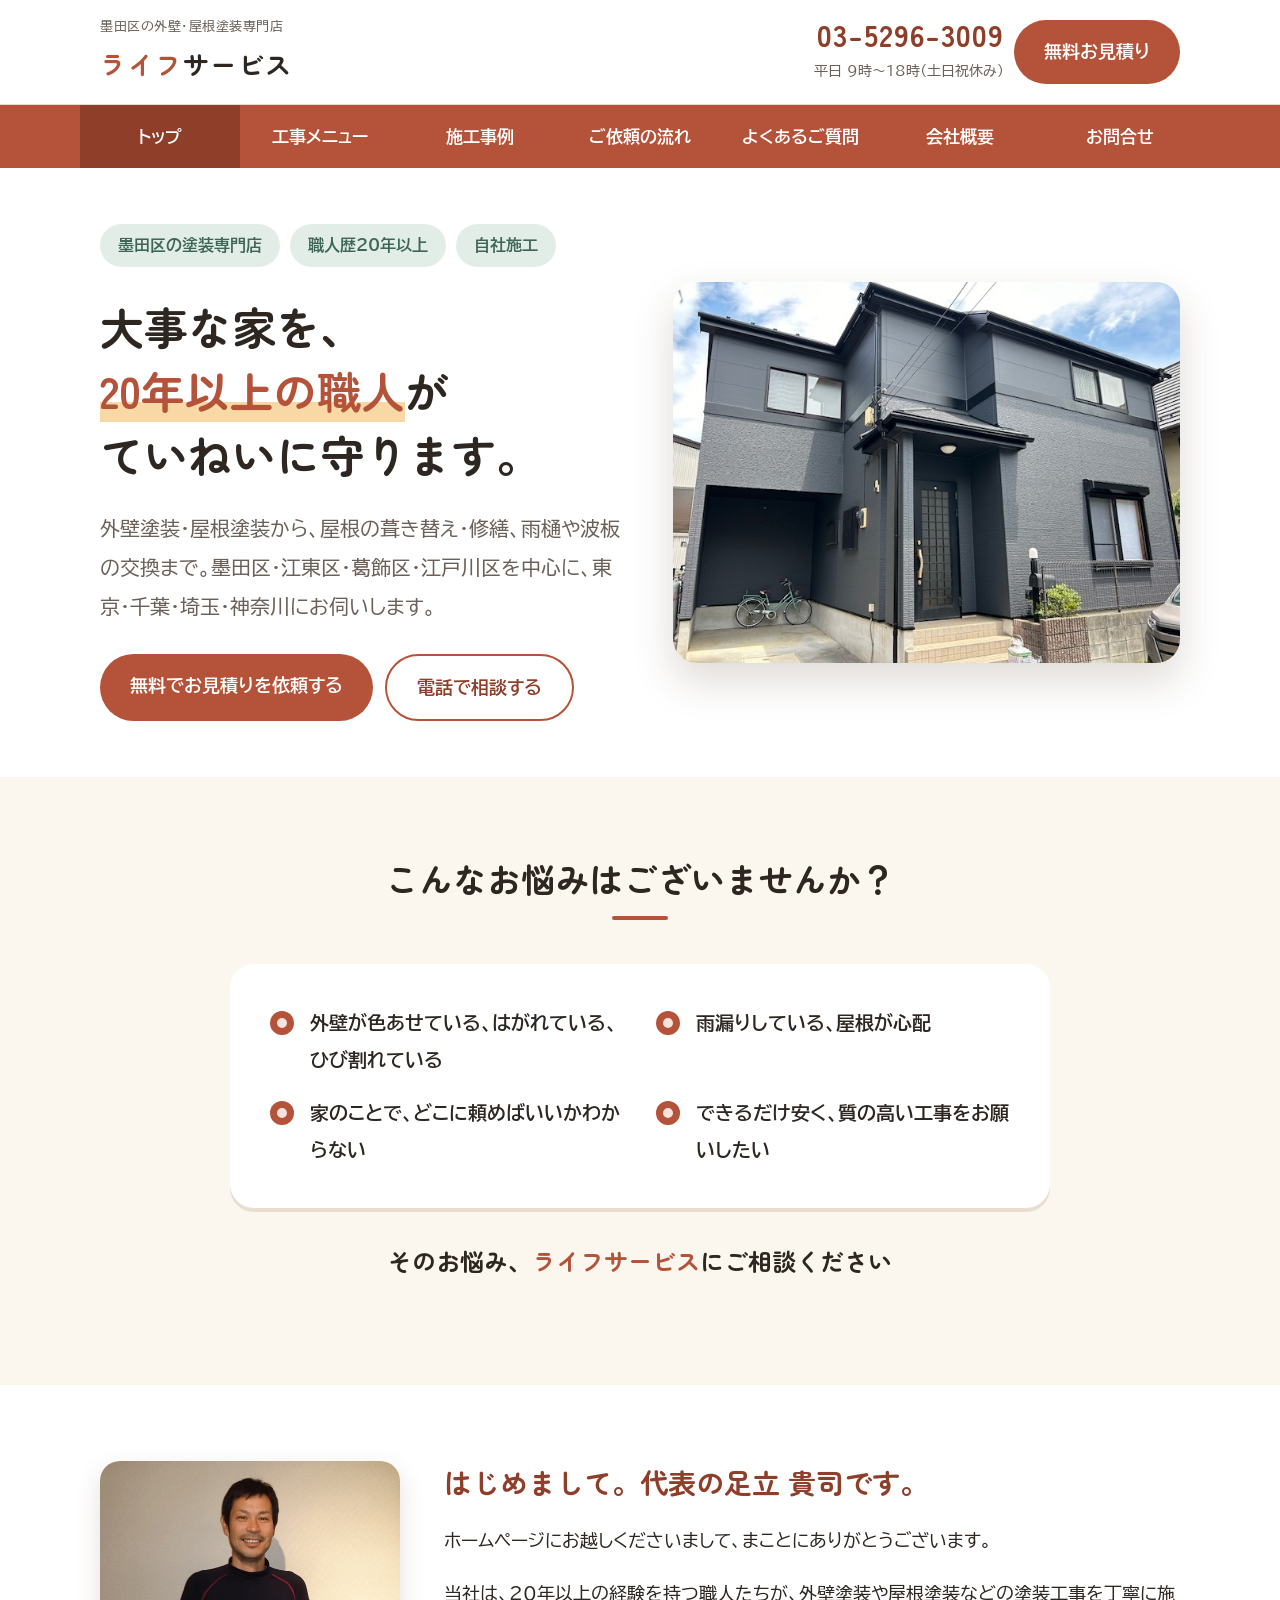
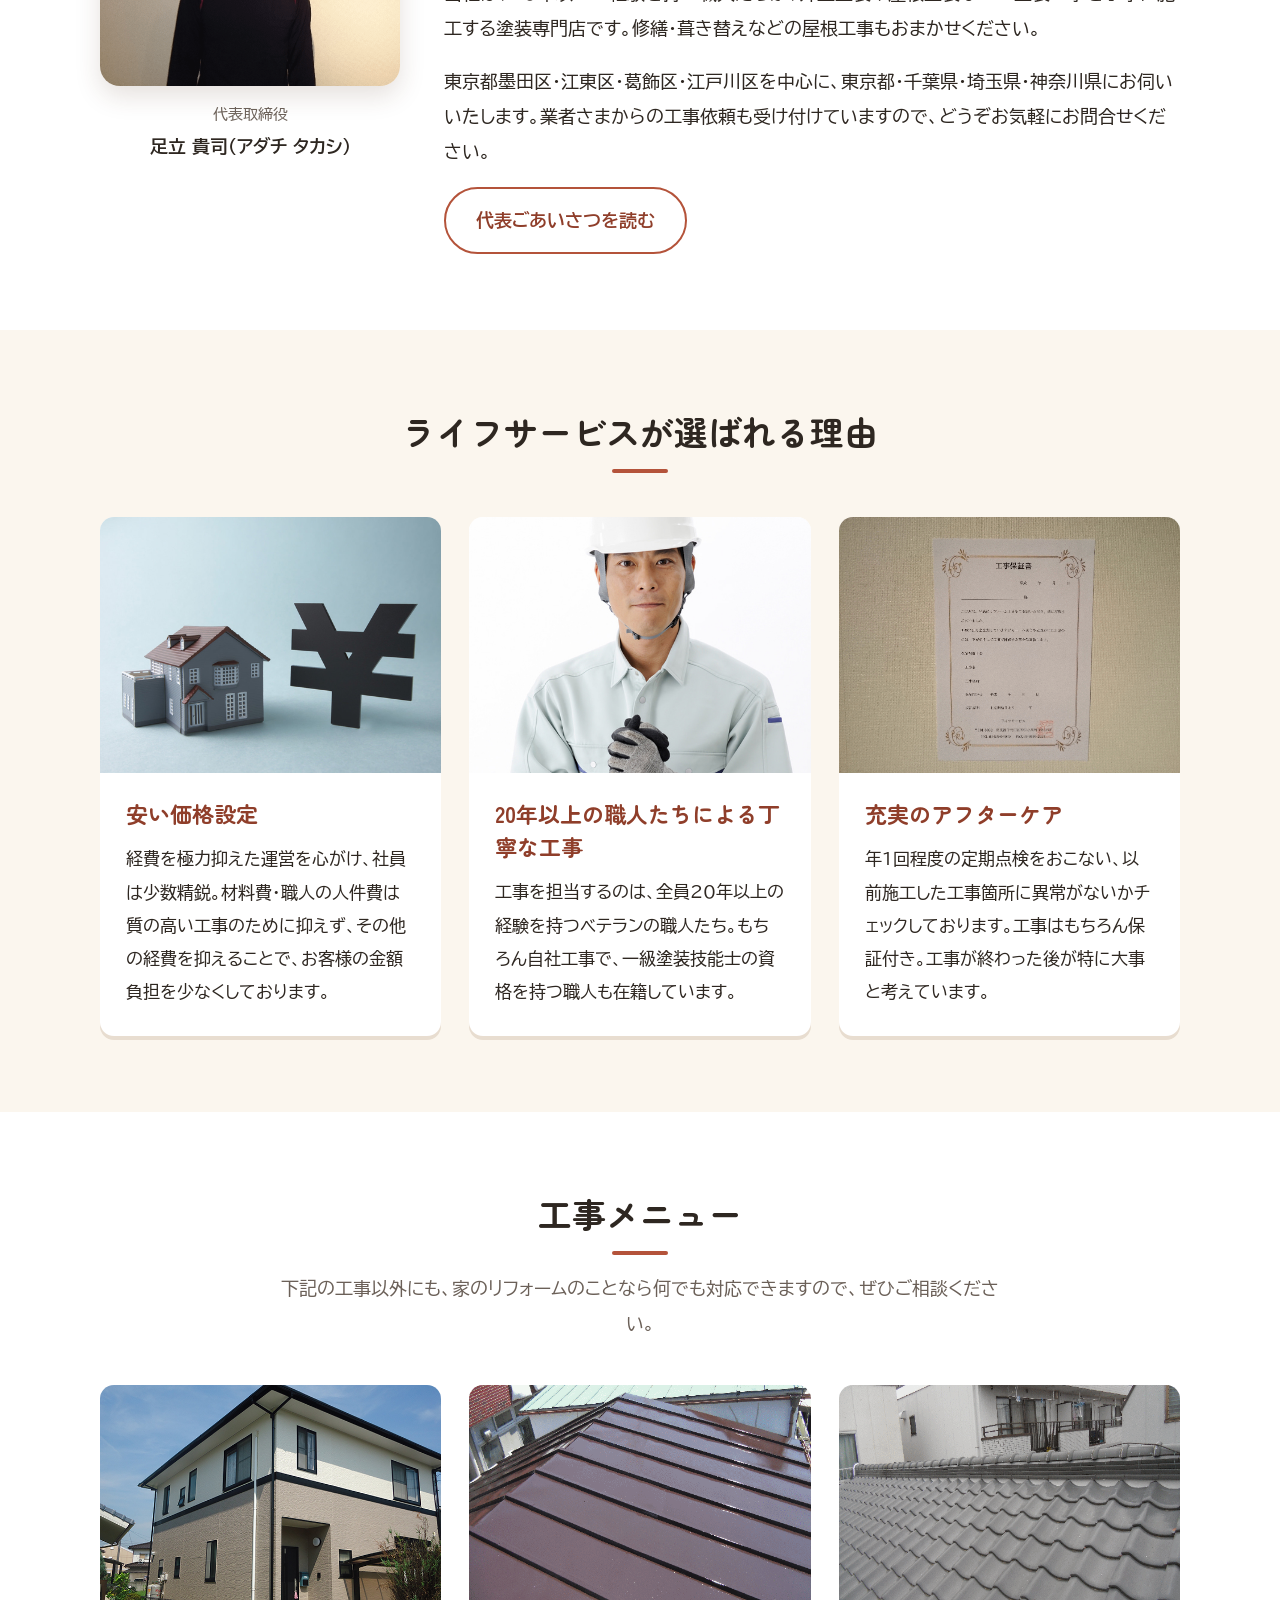
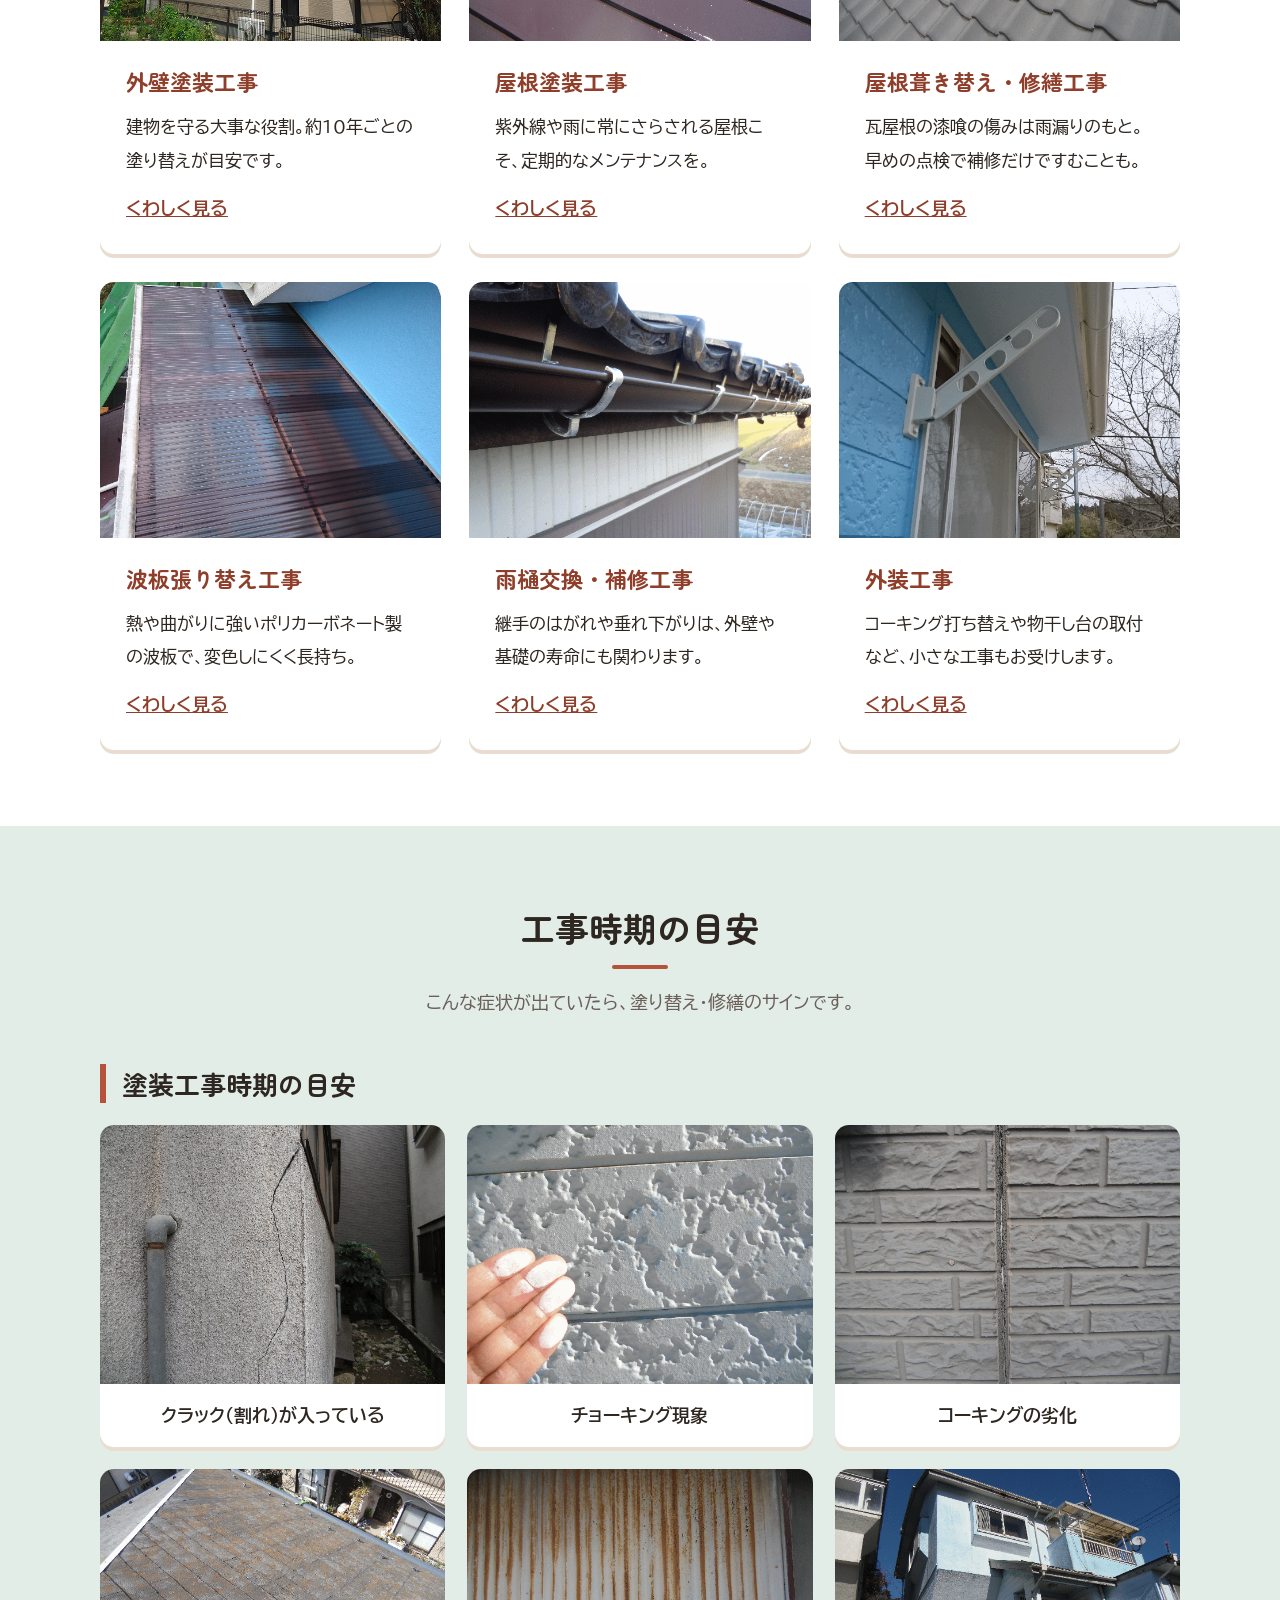
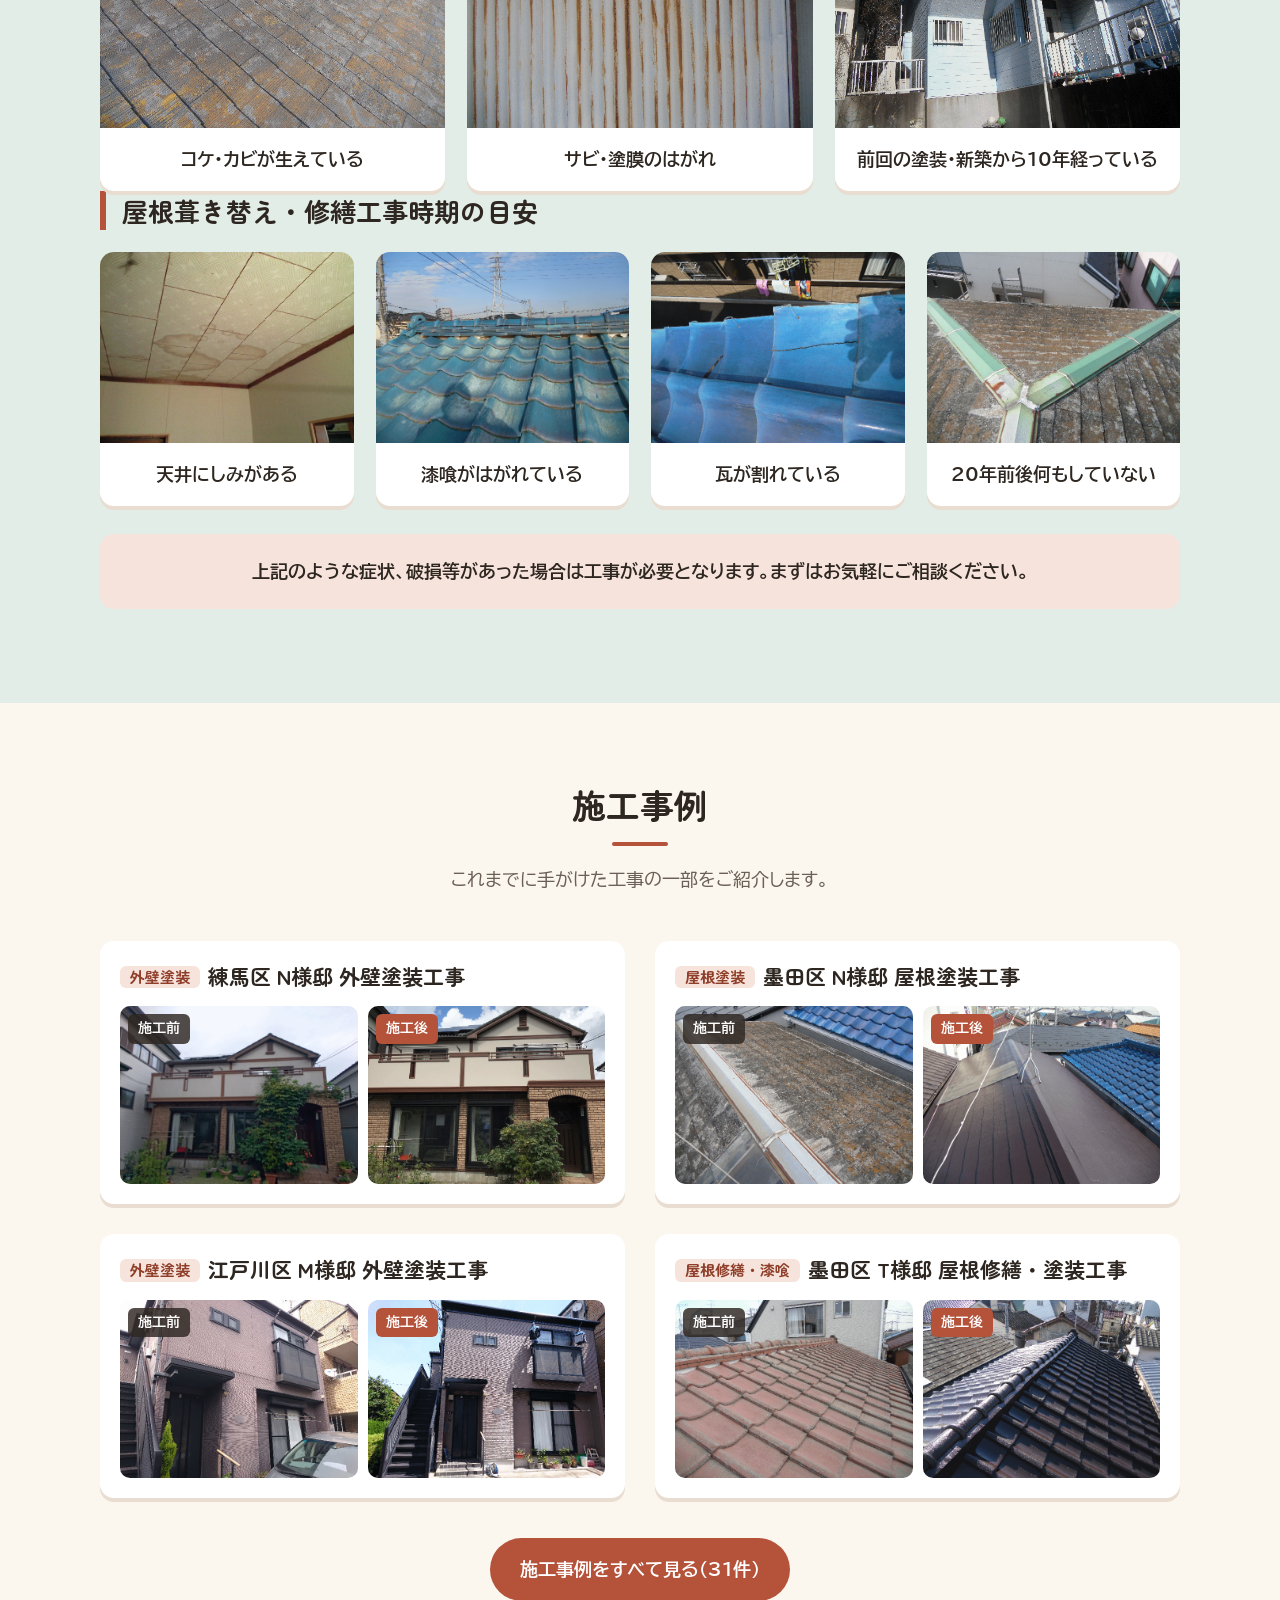
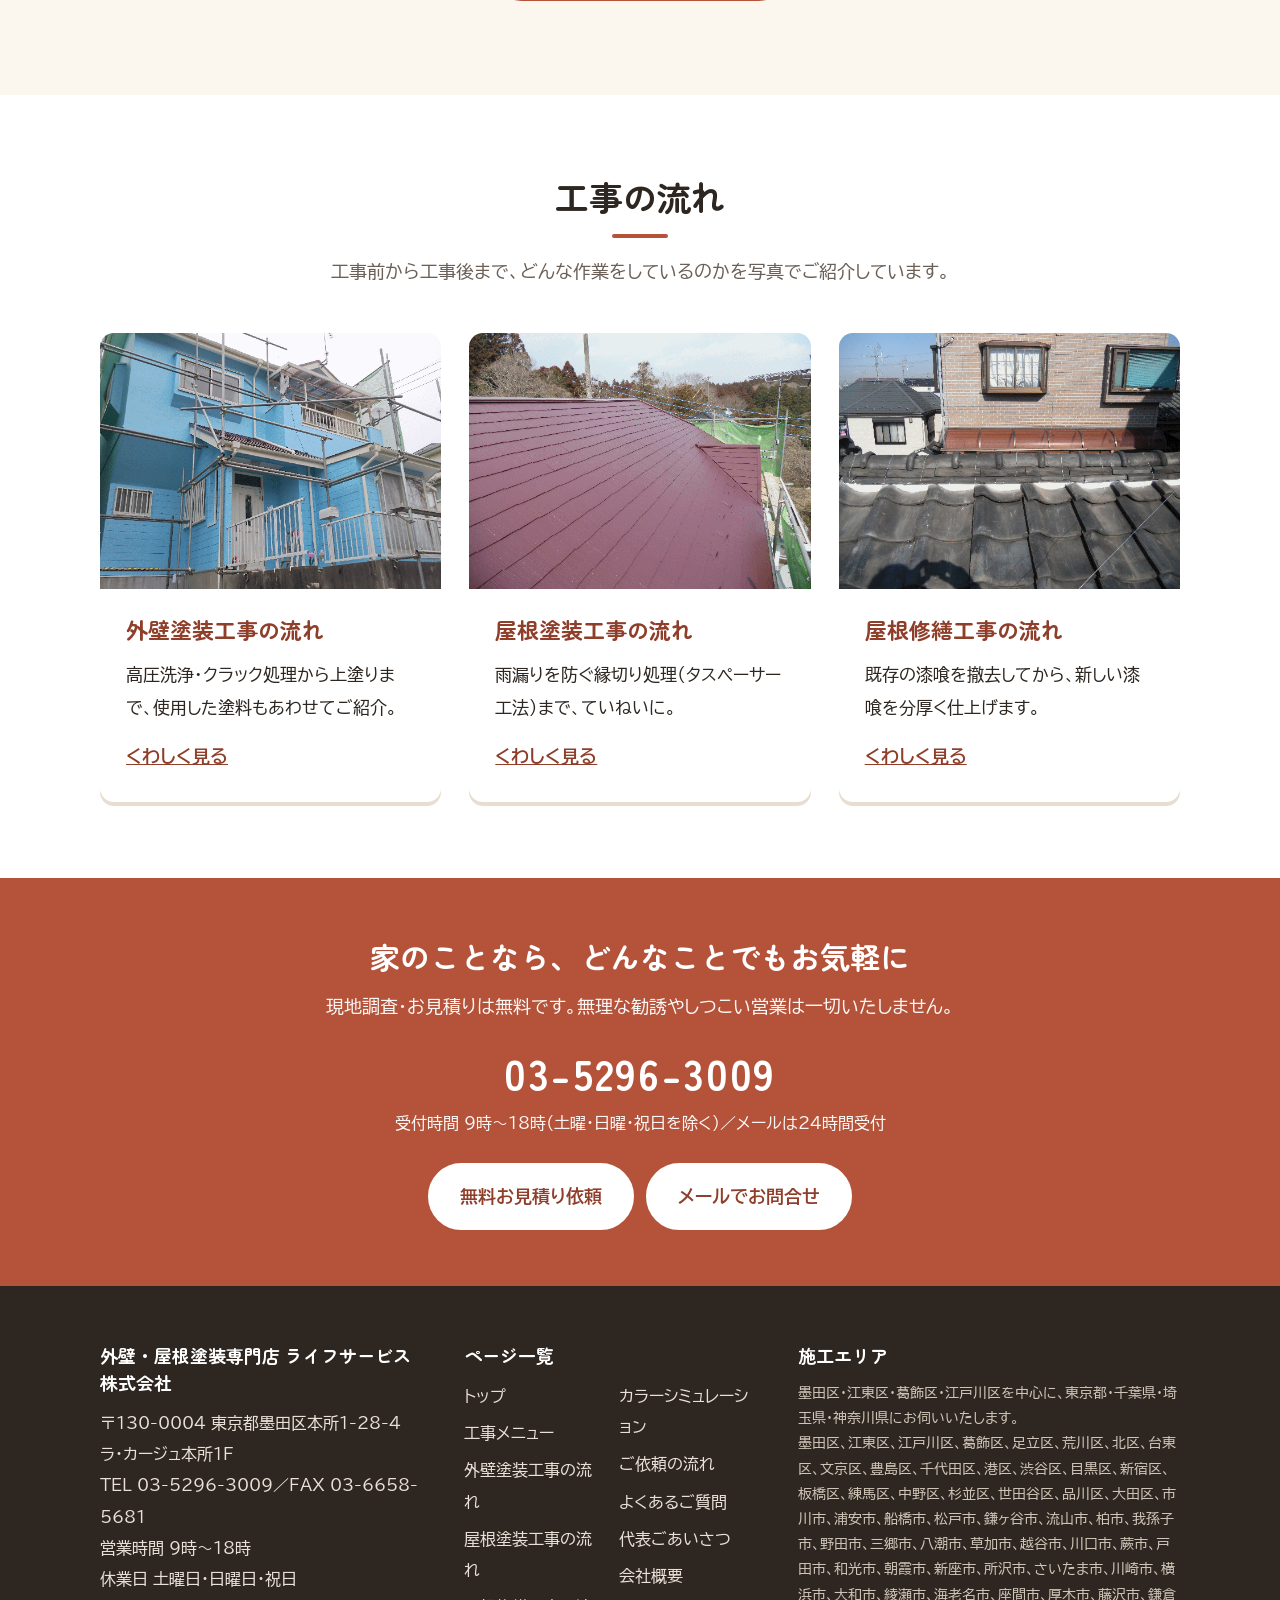
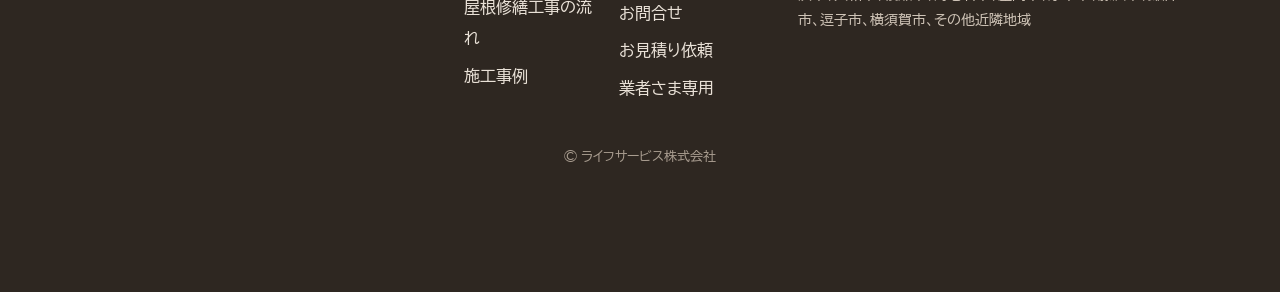
<file: index.html>
<!doctype html>
<html lang="ja">
<head>
<meta charset="utf-8">
<meta name="viewport" content="width=device-width,initial-scale=1">
<title>外壁・屋根塗装専門店 ライフサービス｜墨田区の外壁塗装・屋根塗装</title>
<meta name="description" content="墨田区で外壁塗装なら「外壁・屋根塗装専門店 ライフサービス株式会社」へ。20年以上の経験を持つ職人が、外壁塗装や屋根塗装などの塗装工事を丁寧に施工いたします。修繕・葺き替えなどの屋根工事もおまかせください。">
<meta name="robots" content="noindex,nofollow">
<link rel="preconnect" href="https://fonts.googleapis.com">
<link rel="preconnect" href="https://fonts.gstatic.com" crossorigin>
<link href="https://fonts.googleapis.com/css2?family=BIZ+UDPGothic:wght@400;700&family=Zen+Maru+Gothic:wght@500;700&display=swap" rel="stylesheet">
<link rel="stylesheet" href="style.css">
<script type="application/ld+json">{"@context": "https://schema.org", "@type": "HousePainter", "name": "ライフサービス株式会社", "alternateName": "外壁・屋根塗装専門店 ライフサービス", "description": "東京都墨田区の外壁・屋根塗装専門店。20年以上の経験を持つ職人が、外壁塗装・屋根塗装・屋根葺き替え・修繕・雨樋・波板などの工事を自社で丁寧に施工します。", "telephone": "+81-3-5296-3009", "faxNumber": "+81-3-6658-5681", "email": "mail@l-service.net", "founder": {"@type": "Person", "name": "足立 貴司", "jobTitle": "代表取締役"}, "address": {"@type": "PostalAddress", "postalCode": "130-0004", "addressRegion": "東京都", "addressLocality": "墨田区", "streetAddress": "本所1-28-4 ラ・カージュ本所1F", "addressCountry": "JP"}, "openingHoursSpecification": [{"@type": "OpeningHoursSpecification", "dayOfWeek": ["Monday", "Tuesday", "Wednesday", "Thursday", "Friday"], "opens": "09:00", "closes": "18:00"}], "areaServed": ["東京都墨田区", "東京都江東区", "東京都葛飾区", "東京都江戸川区", "東京都", "千葉県", "埼玉県", "神奈川県"], "paymentAccepted": "現金, クレジットカード", "makesOffer": [{"@type": "Offer", "itemOffered": {"@type": "Service", "name": "外壁塗装工事"}}, {"@type": "Offer", "itemOffered": {"@type": "Service", "name": "屋根塗装工事"}}, {"@type": "Offer", "itemOffered": {"@type": "Service", "name": "屋根葺き替え・修繕工事"}}, {"@type": "Offer", "itemOffered": {"@type": "Service", "name": "波板張り替え工事"}}, {"@type": "Offer", "itemOffered": {"@type": "Service", "name": "雨樋交換・補修工事"}}, {"@type": "Offer", "itemOffered": {"@type": "Service", "name": "外装工事"}}, {"@type": "Offer", "itemOffered": {"@type": "Service", "name": "各種リフォーム工事"}}]}</script>
</head>
<body>
<header>
  <div class="topbar"><div class="wrap">
    <a class="logo" href="index.html"><small>墨田区の外壁・屋根塗装専門店</small><strong><span>ライフ</span>サービス</strong></a>
    <div class="head-btns">
      <a class="head-tel" href="tel:0352963009"><b>03-5296-3009</b><span>平日 9時〜18時（土日祝休み）</span></a>
      <a class="btn btn-main" href="estimate.html">無料お見積り</a>
      <button class="menu-btn" type="button" aria-label="メニュー">メニュー</button>
    </div>
  </div></div>
  <nav class="gnav"><ul><li><a href="index.html" class="on">トップ</a></li><li><a href="menu.html">工事メニュー</a></li><li><a href="works.html">施工事例</a></li><li><a href="flow.html">ご依頼の流れ</a></li><li><a href="faq.html">よくあるご質問</a></li><li><a href="company.html">会社概要</a></li><li><a href="contact.html">お問合せ</a></li></ul></nav>
</header>
<main>
<section class="hero"><div class="wrap hero-in">
  <div>
    <div class="badges"><span>墨田区の塗装専門店</span><span>職人歴20年以上</span><span>自社施工</span></div>
    <h1>大事な家を、<br><em>20年以上の職人</em>が<br>ていねいに守ります。</h1>
    <p class="lead">外壁塗装・屋根塗装から、屋根の葺き替え・修繕、雨樋や波板の交換まで。墨田区・江東区・葛飾区・江戸川区を中心に、東京・千葉・埼玉・神奈川にお伺いします。</p>
    <div class="cta-row"><a class="btn btn-main" href="estimate.html">無料でお見積りを依頼する</a><a class="btn btn-line" href="tel:0352963009">電話で相談する</a></div>
  </div>
  <div class="ph"><img src="img/5fe11314.jpg" alt="ライフサービスの塗装工事" loading="lazy" onerror="if(!this.dataset.t){this.dataset.t=1;this.src='http://www.l-service.net/_p/6059/images/pc/5fe11314.jpg'}"></div>
</div></section>

<section class="sec"><div class="wrap narrow">
  <div class="sec-head"><h2>こんなお悩みはございませんか？</h2></div>
  <ul class="worry">
    <li>外壁が色あせている、はがれている、ひび割れている</li>
    <li>雨漏りしている、屋根が心配</li>
    <li>家のことで、どこに頼めばいいかわからない</li>
    <li>できるだけ安く、質の高い工事をお願いしたい</li>
  </ul>
  <p class="worry-ans">そのお悩み、<span>ライフサービス</span>にご相談ください</p>
</div></section>

<section class="sec alt"><div class="wrap">
  <div class="greet">
    <div><div class="ph"><img src="img/93d7dd3b.gif" alt="代表取締役 足立貴司" loading="lazy" onerror="if(!this.dataset.t){this.dataset.t=1;this.src='http://www.l-service.net/_p/6059/images/pc/93d7dd3b.gif'}"></div><p class="name"><small>代表取締役</small>足立 貴司（アダチ タカシ）</p></div>
    <div>
      <h3>はじめまして。代表の足立 貴司です。</h3>
      <p>ホームページにお越しくださいまして、まことにありがとうございます。</p>
      <p>当社は、20年以上の経験を持つ職人たちが、外壁塗装や屋根塗装などの塗装工事を丁寧に施工する塗装専門店です。修繕・葺き替えなどの屋根工事もおまかせください。</p>
      <p>東京都墨田区・江東区・葛飾区・江戸川区を中心に、東京都・千葉県・埼玉県・神奈川県にお伺いいたします。業者さまからの工事依頼も受け付けていますので、どうぞお気軽にお問合せください。</p>
      <a class="btn btn-line" href="greeting.html">代表ごあいさつを読む</a>
    </div>
  </div>
</div></section>

<section class="sec"><div class="wrap">
  <div class="sec-head"><h2>ライフサービスが選ばれる理由</h2></div>
  <div class="cards">
    <div class="card"><div class="ph"><img src="img/38bd8fe6.jpg" alt="安い価格設定" loading="lazy" onerror="if(!this.dataset.t){this.dataset.t=1;this.src='http://www.l-service.net/_p/6059/images/pc/38bd8fe6.jpg'}"></div><div class="body"><h3>安い価格設定</h3>
      <p>経費を極力抑えた運営を心がけ、社員は少数精鋭。材料費・職人の人件費は質の高い工事のために抑えず、その他の経費を抑えることで、お客様の金額負担を少なくしております。</p></div></div>
    <div class="card"><div class="ph"><img src="img/10752364.jpg" alt="ベテラン職人による工事" loading="lazy" onerror="if(!this.dataset.t){this.dataset.t=1;this.src='http://www.l-service.net/_p/6059/images/pc/10752364.jpg'}"></div><div class="body"><h3>20年以上の職人たちによる丁寧な工事</h3>
      <p>工事を担当するのは、全員20年以上の経験を持つベテランの職人たち。もちろん自社工事で、一級塗装技能士の資格を持つ職人も在籍しています。</p></div></div>
    <div class="card"><div class="ph"><img src="img/d331d434.gif" alt="アフターケア" loading="lazy" onerror="if(!this.dataset.t){this.dataset.t=1;this.src='http://www.l-service.net/_p/6059/images/pc/d331d434.gif'}"></div><div class="body"><h3>充実のアフターケア</h3>
      <p>年1回程度の定期点検をおこない、以前施工した工事箇所に異常がないかチェックしております。工事はもちろん保証付き。工事が終わった後が特に大事と考えています。</p></div></div>
  </div>
</div></section>

<section class="sec alt"><div class="wrap">
  <div class="sec-head"><h2>工事メニュー</h2><p>下記の工事以外にも、家のリフォームのことなら何でも対応できますので、ぜひご相談ください。</p></div>
  <div class="cards"><div class="card"><div class="ph"><img src="img/e35ca557.jpg" alt="外壁塗装工事" loading="lazy" onerror="if(!this.dataset.t){this.dataset.t=1;this.src='http://www.l-service.net/_p/6059/images/pc/e35ca557.jpg'}"></div><div class="body"><h3>外壁塗装工事</h3><p>建物を守る大事な役割。約10年ごとの塗り替えが目安です。</p><a class="more" href="menu.html#wall">くわしく見る</a></div></div><div class="card"><div class="ph"><img src="img/cb2c3fd4.gif" alt="屋根塗装工事" loading="lazy" onerror="if(!this.dataset.t){this.dataset.t=1;this.src='http://www.l-service.net/_p/6059/images/pc/cb2c3fd4.gif'}"></div><div class="body"><h3>屋根塗装工事</h3><p>紫外線や雨に常にさらされる屋根こそ、定期的なメンテナンスを。</p><a class="more" href="menu.html#roof">くわしく見る</a></div></div><div class="card"><div class="ph"><img src="img/d51ac98f.gif" alt="屋根葺き替え・修繕工事" loading="lazy" onerror="if(!this.dataset.t){this.dataset.t=1;this.src='http://www.l-service.net/_p/6059/images/pc/d51ac98f.gif'}"></div><div class="body"><h3>屋根葺き替え・修繕工事</h3><p>瓦屋根の漆喰の傷みは雨漏りのもと。早めの点検で補修だけですむことも。</p><a class="more" href="menu.html#repair">くわしく見る</a></div></div><div class="card"><div class="ph"><img src="img/e99fb1fe.JPG" alt="波板張り替え工事" loading="lazy" onerror="if(!this.dataset.t){this.dataset.t=1;this.src='http://www.l-service.net/_p/6059/images/pc/e99fb1fe.JPG'}"></div><div class="body"><h3>波板張り替え工事</h3><p>熱や曲がりに強いポリカーボネート製の波板で、変色しにくく長持ち。</p><a class="more" href="menu.html#nami">くわしく見る</a></div></div><div class="card"><div class="ph"><img src="img/4fe4bb7a.gif" alt="雨樋交換・補修工事" loading="lazy" onerror="if(!this.dataset.t){this.dataset.t=1;this.src='http://www.l-service.net/_p/6059/images/pc/4fe4bb7a.gif'}"></div><div class="body"><h3>雨樋交換・補修工事</h3><p>継手のはがれや垂れ下がりは、外壁や基礎の寿命にも関わります。</p><a class="more" href="menu.html#toi">くわしく見る</a></div></div><div class="card"><div class="ph"><img src="img/70cdb223.gif" alt="外装工事" loading="lazy" onerror="if(!this.dataset.t){this.dataset.t=1;this.src='http://www.l-service.net/_p/6059/images/pc/70cdb223.gif'}"></div><div class="body"><h3>外装工事</h3><p>コーキング打ち替えや物干し台の取付など、小さな工事もお受けします。</p><a class="more" href="menu.html#gaiso">くわしく見る</a></div></div></div>
</div></section>

<section class="sec green"><div class="wrap">
  <div class="sec-head"><h2>工事時期の目安</h2><p>こんな症状が出ていたら、塗り替え・修繕のサインです。</p></div>
  <h3 class="sub">塗装工事時期の目安</h3><div class="signs"><div class="sign"><img src="img/0bd30301.gif" alt="クラック（割れ）が入っている" loading="lazy" onerror="if(!this.dataset.t){this.dataset.t=1;this.src='http://www.l-service.net/_p/6059/images/pc/0bd30301.gif'}"><p>クラック（割れ）が入っている</p></div><div class="sign"><img src="img/a254f30d.gif" alt="チョーキング現象" loading="lazy" onerror="if(!this.dataset.t){this.dataset.t=1;this.src='http://www.l-service.net/_p/6059/images/pc/a254f30d.gif'}"><p>チョーキング現象</p></div><div class="sign"><img src="img/051c5214.gif" alt="コーキングの劣化" loading="lazy" onerror="if(!this.dataset.t){this.dataset.t=1;this.src='http://www.l-service.net/_p/6059/images/pc/051c5214.gif'}"><p>コーキングの劣化</p></div><div class="sign"><img src="img/a50273ab.gif" alt="コケ・カビが生えている" loading="lazy" onerror="if(!this.dataset.t){this.dataset.t=1;this.src='http://www.l-service.net/_p/6059/images/pc/a50273ab.gif'}"><p>コケ・カビが生えている</p></div><div class="sign"><img src="img/cf22c555.gif" alt="サビ・塗膜のはがれ" loading="lazy" onerror="if(!this.dataset.t){this.dataset.t=1;this.src='http://www.l-service.net/_p/6059/images/pc/cf22c555.gif'}"><p>サビ・塗膜のはがれ</p></div><div class="sign"><img src="img/360ee4e0.gif" alt="前回の塗装・新築から10年経っている" loading="lazy" onerror="if(!this.dataset.t){this.dataset.t=1;this.src='http://www.l-service.net/_p/6059/images/pc/360ee4e0.gif'}"><p>前回の塗装・新築から10年経っている</p></div></div>
<h3 class="sub mt">屋根葺き替え・修繕工事時期の目安</h3><div class="signs four"><div class="sign"><img src="img/9cf0498e.jpg" alt="天井にしみがある" loading="lazy" onerror="if(!this.dataset.t){this.dataset.t=1;this.src='http://www.l-service.net/_p/6059/images/pc/9cf0498e.jpg'}"><p>天井にしみがある</p></div><div class="sign"><img src="img/6ec47c18.gif" alt="漆喰がはがれている" loading="lazy" onerror="if(!this.dataset.t){this.dataset.t=1;this.src='http://www.l-service.net/_p/6059/images/pc/6ec47c18.gif'}"><p>漆喰がはがれている</p></div><div class="sign"><img src="img/de2e0ae3.gif" alt="瓦が割れている" loading="lazy" onerror="if(!this.dataset.t){this.dataset.t=1;this.src='http://www.l-service.net/_p/6059/images/pc/de2e0ae3.gif'}"><p>瓦が割れている</p></div><div class="sign"><img src="img/7eaf2d62.JPG" alt="20年前後何もしていない" loading="lazy" onerror="if(!this.dataset.t){this.dataset.t=1;this.src='http://www.l-service.net/_p/6059/images/pc/7eaf2d62.JPG'}"><p>20年前後何もしていない</p></div></div>
<p class="note-box">上記のような症状、破損等があった場合は工事が必要となります。まずはお気軽にご相談ください。</p>
</div></section>

<section class="sec"><div class="wrap">
  <div class="sec-head"><h2>施工事例</h2><p>これまでに手がけた工事の一部をご紹介します。</p></div>
  <div class="works"><article class="work" data-k="wall"><h3><small>外壁塗装</small>練馬区 N様邸 外壁塗装工事</h3>
<div class="ba"><figure><img src="img/d9e6bd6e.gif" alt="練馬区 N様邸 外壁塗装工事 施工前" loading="lazy" onerror="if(!this.dataset.t){this.dataset.t=1;this.src='http://www.l-service.net/_p/6059/images/pc/d9e6bd6e.gif'}"><figcaption>施工前</figcaption></figure><figure class="after"><img src="img/0e6336d6.gif" alt="練馬区 N様邸 外壁塗装工事 施工後" loading="lazy" onerror="if(!this.dataset.t){this.dataset.t=1;this.src='http://www.l-service.net/_p/6059/images/pc/0e6336d6.gif'}"><figcaption>施工後</figcaption></figure></div></article><article class="work" data-k="roof"><h3><small>屋根塗装</small>墨田区 N様邸 屋根塗装工事</h3>
<div class="ba"><figure><img src="img/5afa96ba.gif" alt="墨田区 N様邸 屋根塗装工事 施工前" loading="lazy" onerror="if(!this.dataset.t){this.dataset.t=1;this.src='http://www.l-service.net/_p/6059/images/pc/5afa96ba.gif'}"><figcaption>施工前</figcaption></figure><figure class="after"><img src="img/72a70869.gif" alt="墨田区 N様邸 屋根塗装工事 施工後" loading="lazy" onerror="if(!this.dataset.t){this.dataset.t=1;this.src='http://www.l-service.net/_p/6059/images/pc/72a70869.gif'}"><figcaption>施工後</figcaption></figure></div></article><article class="work" data-k="wall"><h3><small>外壁塗装</small>江戸川区 M様邸 外壁塗装工事</h3>
<div class="ba"><figure><img src="img/468890c2.gif" alt="江戸川区 M様邸 外壁塗装工事 施工前" loading="lazy" onerror="if(!this.dataset.t){this.dataset.t=1;this.src='http://www.l-service.net/_p/6059/images/pc/468890c2.gif'}"><figcaption>施工前</figcaption></figure><figure class="after"><img src="img/98f00be8.gif" alt="江戸川区 M様邸 外壁塗装工事 施工後" loading="lazy" onerror="if(!this.dataset.t){this.dataset.t=1;this.src='http://www.l-service.net/_p/6059/images/pc/98f00be8.gif'}"><figcaption>施工後</figcaption></figure></div></article><article class="work" data-k="repair"><h3><small>屋根修繕・漆喰</small>墨田区 T様邸 屋根修繕・塗装工事</h3>
<div class="ba"><figure><img src="img/fec17cfa.gif" alt="墨田区 T様邸 屋根修繕・塗装工事 施工前" loading="lazy" onerror="if(!this.dataset.t){this.dataset.t=1;this.src='http://www.l-service.net/_p/6059/images/pc/fec17cfa.gif'}"><figcaption>施工前</figcaption></figure><figure class="after"><img src="img/20bc403e.gif" alt="墨田区 T様邸 屋根修繕・塗装工事 施工後" loading="lazy" onerror="if(!this.dataset.t){this.dataset.t=1;this.src='http://www.l-service.net/_p/6059/images/pc/20bc403e.gif'}"><figcaption>施工後</figcaption></figure></div></article></div>
  <p class="center mt"><a class="btn btn-main" href="works.html">施工事例をすべて見る（31件）</a></p>
</div></section>

<section class="sec alt"><div class="wrap">
  <div class="sec-head"><h2>工事の流れ</h2><p>工事前から工事後まで、どんな作業をしているのかを写真でご紹介しています。</p></div>
  <div class="cards">
    <div class="card"><div class="ph"><img src="img/7bda98f9.gif" alt="外壁塗装工事の流れ" loading="lazy" onerror="if(!this.dataset.t){this.dataset.t=1;this.src='http://www.l-service.net/_p/6059/images/pc/7bda98f9.gif'}"></div><div class="body"><h3>外壁塗装工事の流れ</h3><p>高圧洗浄・クラック処理から上塗りまで、使用した塗料もあわせてご紹介。</p><a class="more" href="flow-wall.html">くわしく見る</a></div></div>
    <div class="card"><div class="ph"><img src="img/d395d533.gif" alt="屋根塗装工事の流れ" loading="lazy" onerror="if(!this.dataset.t){this.dataset.t=1;this.src='http://www.l-service.net/_p/6059/images/pc/d395d533.gif'}"></div><div class="body"><h3>屋根塗装工事の流れ</h3><p>雨漏りを防ぐ縁切り処理（タスペーサー工法）まで、ていねいに。</p><a class="more" href="flow-roof.html">くわしく見る</a></div></div>
    <div class="card"><div class="ph"><img src="img/d718f92a.gif" alt="屋根修繕工事の流れ" loading="lazy" onerror="if(!this.dataset.t){this.dataset.t=1;this.src='http://www.l-service.net/_p/6059/images/pc/d718f92a.gif'}"></div><div class="body"><h3>屋根修繕工事の流れ</h3><p>既存の漆喰を撤去してから、新しい漆喰を分厚く仕上げます。</p><a class="more" href="flow-repair.html">くわしく見る</a></div></div>
  </div>
</div></section>

</main>
<div class="cta-band">
  <div class="wrap">
    <h2>家のことなら、どんなことでもお気軽に</h2>
    <p>現地調査・お見積りは無料です。無理な勧誘やしつこい営業は一切いたしません。</p>
    <a class="tel" href="tel:0352963009">03-5296-3009</a>
    <p class="hours">受付時間 9時〜18時（土曜・日曜・祝日を除く）／メールは24時間受付</p>
    <div class="cta-row" style="justify-content:center">
      <a class="btn btn-line" href="estimate.html">無料お見積り依頼</a>
      <a class="btn btn-line" href="contact.html">メールでお問合せ</a>
    </div>
  </div>
</div>
<footer>
  <div class="wrap">
    <div class="fgrid">
      <div>
        <h4>外壁・屋根塗装専門店 ライフサービス株式会社</h4>
        <p>〒130-0004 東京都墨田区本所1-28-4 ラ・カージュ本所1F<br>TEL 03-5296-3009／FAX 03-6658-5681<br>営業時間 9時〜18時<br>休業日 土曜日・日曜日・祝日</p>
      </div>
      <div>
        <h4>ページ一覧</h4>
        <ul>
          <li><a href="index.html">トップ</a></li>
          <li><a href="menu.html">工事メニュー</a></li>
          <li><a href="flow-wall.html">外壁塗装工事の流れ</a></li>
          <li><a href="flow-roof.html">屋根塗装工事の流れ</a></li>
          <li><a href="flow-repair.html">屋根修繕工事の流れ</a></li>
          <li><a href="works.html">施工事例</a></li>
          <li><a href="color.html">カラーシミュレーション</a></li>
          <li><a href="flow.html">ご依頼の流れ</a></li>
          <li><a href="faq.html">よくあるご質問</a></li>
          <li><a href="greeting.html">代表ごあいさつ</a></li>
          <li><a href="company.html">会社概要</a></li>
          <li><a href="contact.html">お問合せ</a></li>
          <li><a href="estimate.html">お見積り依頼</a></li>
          <li><a href="partner.html">業者さま専用</a></li>
        </ul>
      </div>
      <div>
        <h4>施工エリア</h4>
        <p class="area">墨田区・江東区・葛飾区・江戸川区を中心に、東京都・千葉県・埼玉県・神奈川県にお伺いいたします。<br>墨田区、江東区、江戸川区、葛飾区、足立区、荒川区、北区、台東区、文京区、豊島区、千代田区、港区、渋谷区、目黒区、新宿区、板橋区、練馬区、中野区、杉並区、世田谷区、品川区、大田区、市川市、浦安市、船橋市、松戸市、鎌ヶ谷市、流山市、柏市、我孫子市、野田市、三郷市、八潮市、草加市、越谷市、川口市、蕨市、戸田市、和光市、朝霞市、新座市、所沢市、さいたま市、川崎市、横浜市、大和市、綾瀬市、海老名市、座間市、厚木市、藤沢市、鎌倉市、逗子市、横須賀市、その他近隣地域</p>
      </div>
    </div>
    <p class="copy">&copy; ライフサービス株式会社</p>
  </div>
</footer>
<div class="sp-bar"><a class="t" href="tel:0352963009">電話する</a><a class="m" href="estimate.html">無料お見積り</a></div>
<script src="main.js"></script>
<!-- Cloudflare Web Analytics --><script defer src='https://static.cloudflareinsights.com/beacon.min.js' data-cf-beacon='{"token": "66a2b055c38a48da9c19547b0177c091"}'></script><!-- End Cloudflare Web Analytics -->
</body>
</html>
</file>
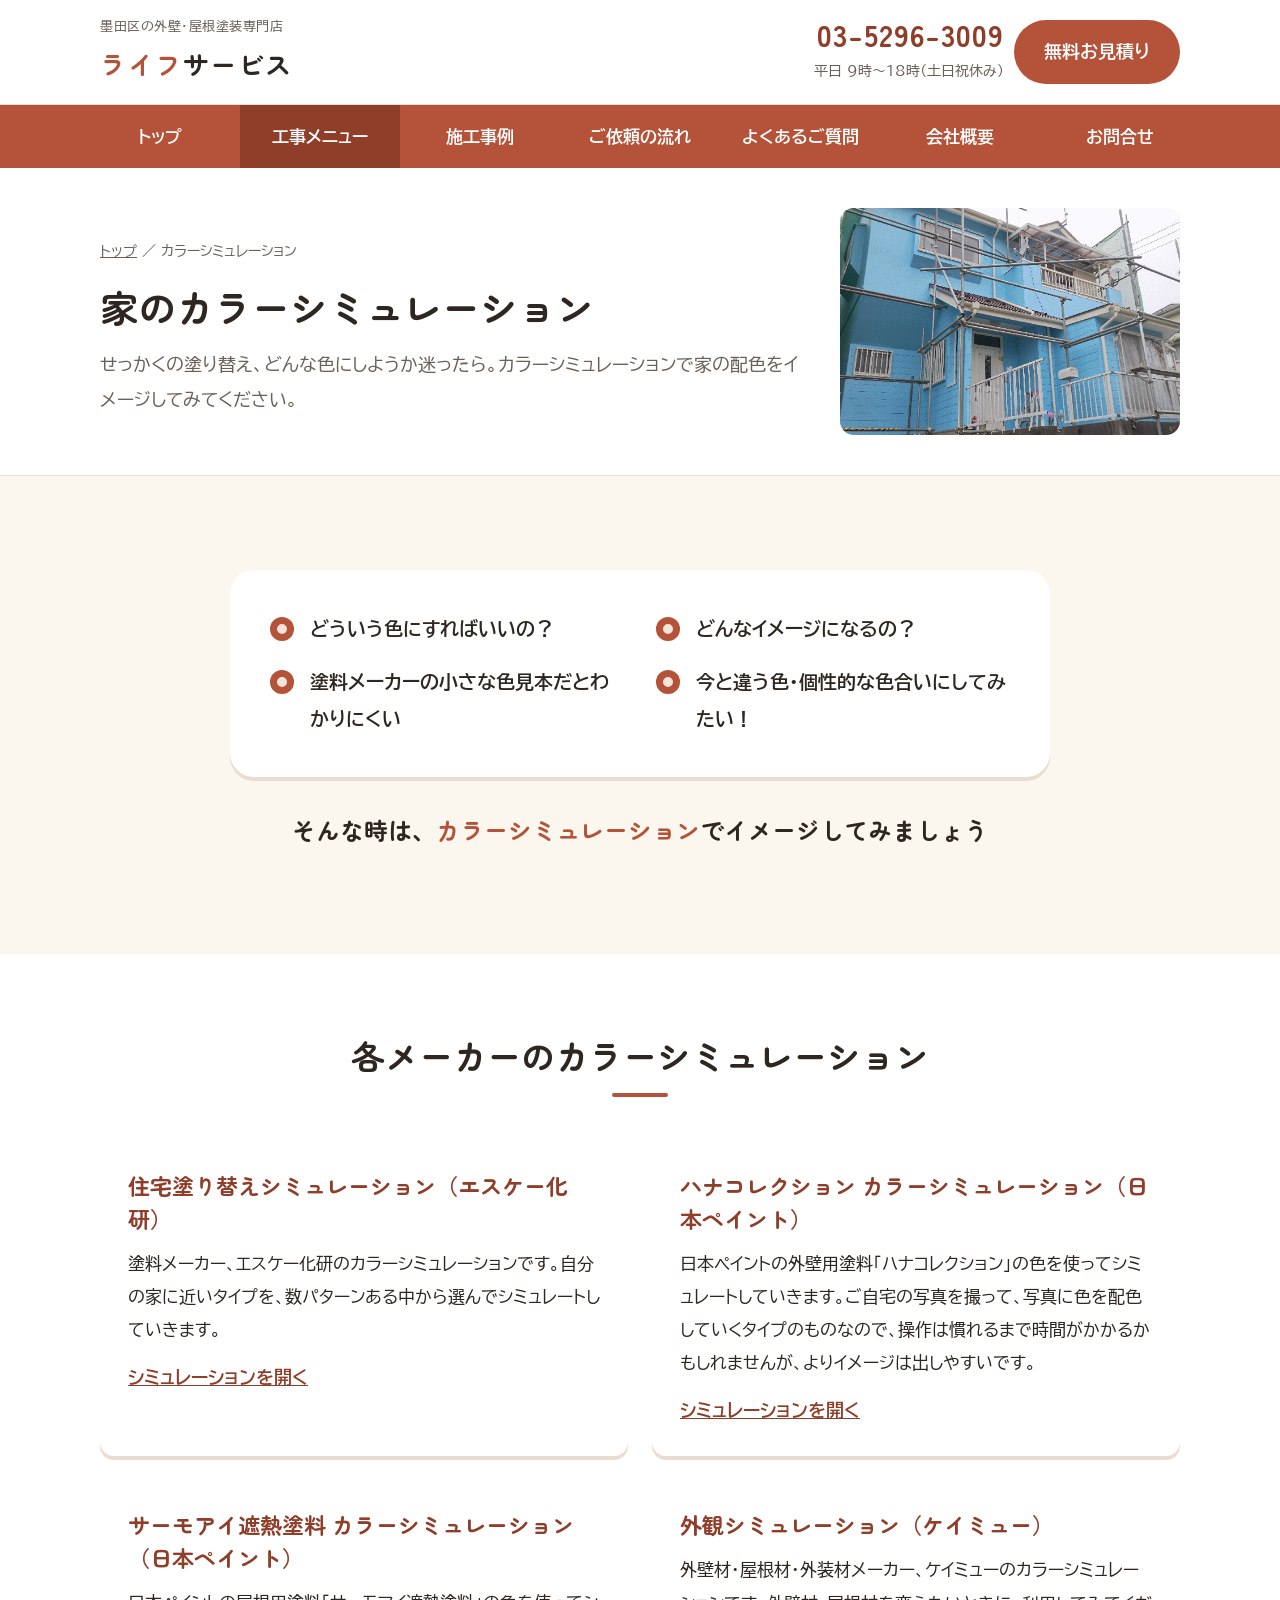
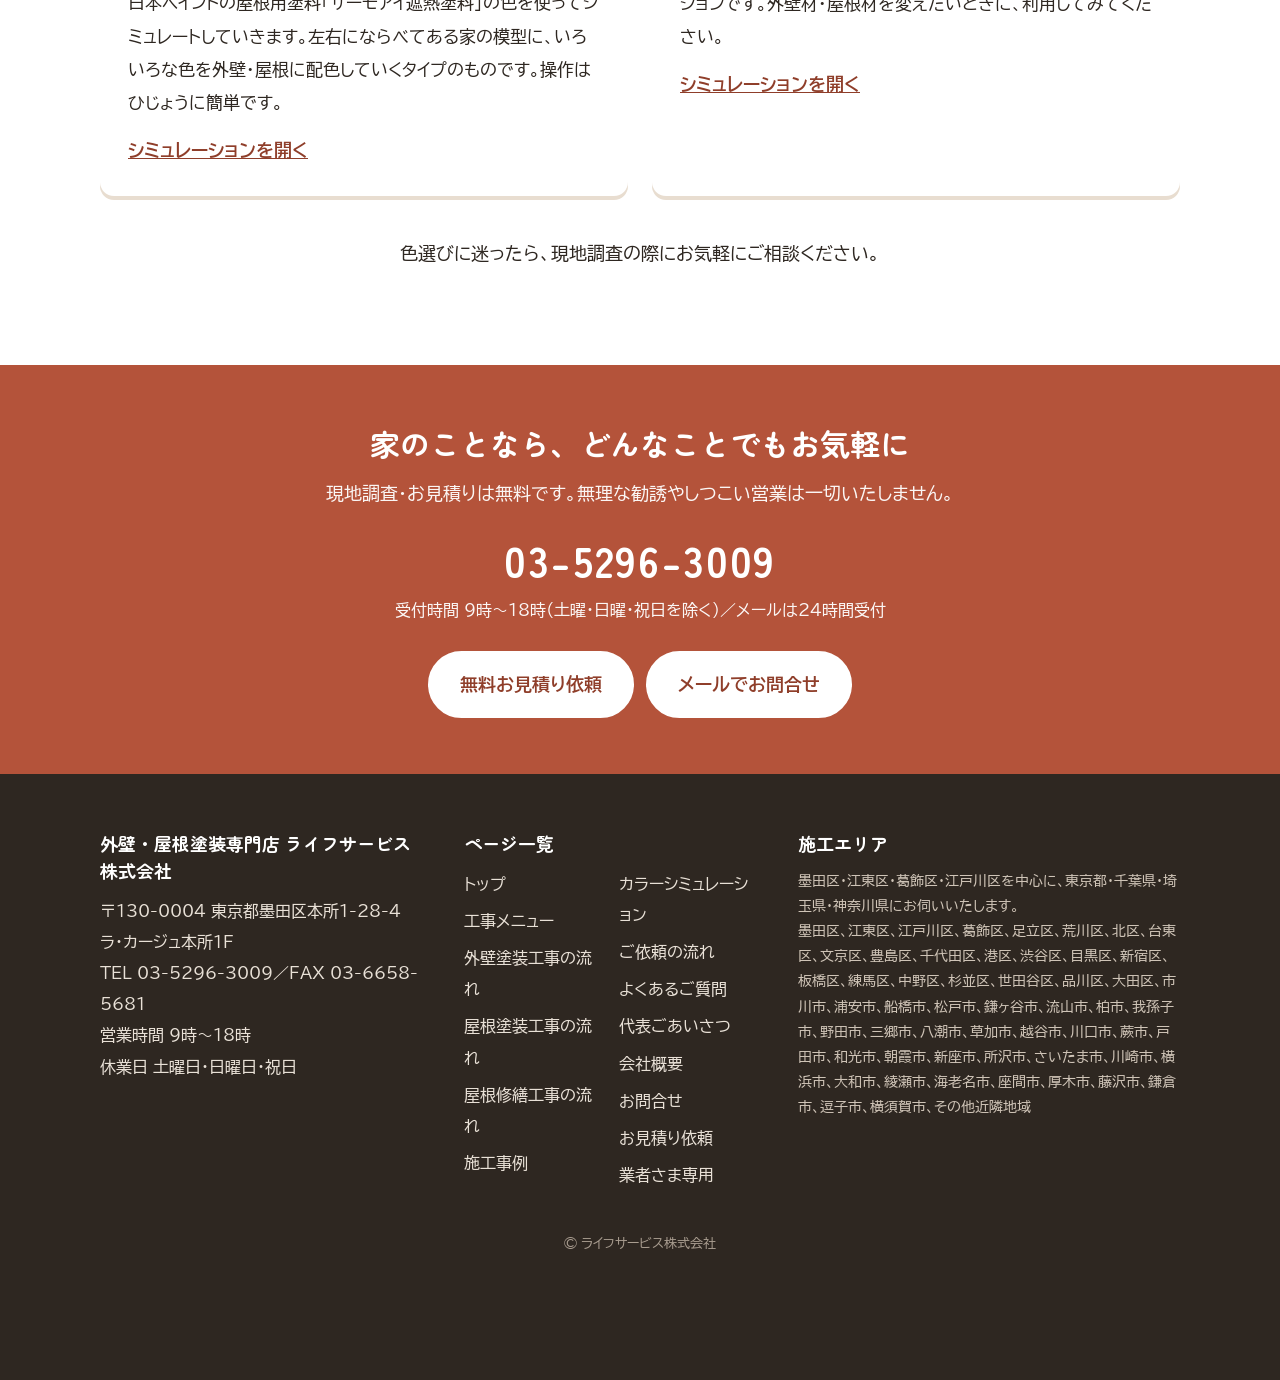
<file: color.html>
<!doctype html>
<html lang="ja">
<head>
<meta charset="utf-8">
<meta name="viewport" content="width=device-width,initial-scale=1">
<title>家のカラーシミュレーション｜外壁・屋根塗装専門店 ライフサービス株式会社（墨田区）</title>
<meta name="description" content="外壁・屋根の塗り替えの色選びに使える、塗料メーカー各社のカラーシミュレーションをご紹介します。">
<meta name="robots" content="noindex,nofollow">
<link rel="preconnect" href="https://fonts.googleapis.com">
<link rel="preconnect" href="https://fonts.gstatic.com" crossorigin>
<link href="https://fonts.googleapis.com/css2?family=BIZ+UDPGothic:wght@400;700&family=Zen+Maru+Gothic:wght@500;700&display=swap" rel="stylesheet">
<link rel="stylesheet" href="style.css">
<script type="application/ld+json">{"@context": "https://schema.org", "@type": "HousePainter", "name": "ライフサービス株式会社", "alternateName": "外壁・屋根塗装専門店 ライフサービス", "description": "東京都墨田区の外壁・屋根塗装専門店。20年以上の経験を持つ職人が、外壁塗装・屋根塗装・屋根葺き替え・修繕・雨樋・波板などの工事を自社で丁寧に施工します。", "telephone": "+81-3-5296-3009", "faxNumber": "+81-3-6658-5681", "email": "mail@l-service.net", "founder": {"@type": "Person", "name": "足立 貴司", "jobTitle": "代表取締役"}, "address": {"@type": "PostalAddress", "postalCode": "130-0004", "addressRegion": "東京都", "addressLocality": "墨田区", "streetAddress": "本所1-28-4 ラ・カージュ本所1F", "addressCountry": "JP"}, "openingHoursSpecification": [{"@type": "OpeningHoursSpecification", "dayOfWeek": ["Monday", "Tuesday", "Wednesday", "Thursday", "Friday"], "opens": "09:00", "closes": "18:00"}], "areaServed": ["東京都墨田区", "東京都江東区", "東京都葛飾区", "東京都江戸川区", "東京都", "千葉県", "埼玉県", "神奈川県"], "paymentAccepted": "現金, クレジットカード", "makesOffer": [{"@type": "Offer", "itemOffered": {"@type": "Service", "name": "外壁塗装工事"}}, {"@type": "Offer", "itemOffered": {"@type": "Service", "name": "屋根塗装工事"}}, {"@type": "Offer", "itemOffered": {"@type": "Service", "name": "屋根葺き替え・修繕工事"}}, {"@type": "Offer", "itemOffered": {"@type": "Service", "name": "波板張り替え工事"}}, {"@type": "Offer", "itemOffered": {"@type": "Service", "name": "雨樋交換・補修工事"}}, {"@type": "Offer", "itemOffered": {"@type": "Service", "name": "外装工事"}}, {"@type": "Offer", "itemOffered": {"@type": "Service", "name": "各種リフォーム工事"}}]}</script>
</head>
<body>
<header>
  <div class="topbar"><div class="wrap">
    <a class="logo" href="index.html"><small>墨田区の外壁・屋根塗装専門店</small><strong><span>ライフ</span>サービス</strong></a>
    <div class="head-btns">
      <a class="head-tel" href="tel:0352963009"><b>03-5296-3009</b><span>平日 9時〜18時（土日祝休み）</span></a>
      <a class="btn btn-main" href="estimate.html">無料お見積り</a>
      <button class="menu-btn" type="button" aria-label="メニュー">メニュー</button>
    </div>
  </div></div>
  <nav class="gnav"><ul><li><a href="index.html">トップ</a></li><li><a href="menu.html" class="on">工事メニュー</a></li><li><a href="works.html">施工事例</a></li><li><a href="flow.html">ご依頼の流れ</a></li><li><a href="faq.html">よくあるご質問</a></li><li><a href="company.html">会社概要</a></li><li><a href="contact.html">お問合せ</a></li></ul></nav>
</header>
<main>
<div class="ptitle"><div class="wrap">
  <div><div class="crumb"><a href="index.html">トップ</a> ／ カラーシミュレーション</div><h1>家のカラーシミュレーション</h1><p>せっかくの塗り替え、どんな色にしようか迷ったら。カラーシミュレーションで家の配色をイメージしてみてください。</p></div>
  <div class="ph"><img src="img/633058ff.gif" alt="家のカラーシミュレーション" loading="lazy" onerror="if(!this.dataset.t){this.dataset.t=1;this.src='http://www.l-service.net/_p/6059/images/pc/633058ff.gif'}"></div>
</div></div><section class="sec"><div class="wrap narrow">
<ul class="worry"><li>どういう色にすればいいの？</li><li>どんなイメージになるの？</li><li>塗料メーカーの小さな色見本だとわかりにくい</li><li>今と違う色・個性的な色合いにしてみたい！</li></ul>
<p class="worry-ans">そんな時は、<span>カラーシミュレーション</span>でイメージしてみましょう</p>
</div></section>
<section class="sec alt"><div class="wrap"><div class="sec-head"><h2>各メーカーのカラーシミュレーション</h2></div><div class="sim"><div class="card"><div class="body"><h3>住宅塗り替えシミュレーション（エスケー化研）</h3><p>塗料メーカー、エスケー化研のカラーシミュレーションです。自分の家に近いタイプを、数パターンある中から選んでシミュレートしていきます。</p><a class="more" href="http://www.sk-kaken.co.jp/simulation/" target="_blank" rel="noopener">シミュレーションを開く</a></div></div><div class="card"><div class="body"><h3>ハナコレクション カラーシミュレーション（日本ペイント）</h3><p>日本ペイントの外壁用塗料「ハナコレクション」の色を使ってシミュレートしていきます。ご自宅の写真を撮って、写真に色を配色していくタイプのものなので、操作は慣れるまで時間がかかるかもしれませんが、よりイメージは出しやすいです。</p><a class="more" href="https://www.hanacole.com/simulation/" target="_blank" rel="noopener">シミュレーションを開く</a></div></div><div class="card"><div class="body"><h3>サーモアイ遮熱塗料 カラーシミュレーション（日本ペイント）</h3><p>日本ペイントの屋根用塗料「サーモアイ遮熱塗料」の色を使ってシミュレートしていきます。左右にならべてある家の模型に、いろいろな色を外壁・屋根に配色していくタイプのものです。操作はひじょうに簡単です。</p><a class="more" href="http://nippe-powerfactory.com/thermoeye/family/simcolor/index.html" target="_blank" rel="noopener">シミュレーションを開く</a></div></div><div class="card"><div class="body"><h3>外観シミュレーション（ケイミュー）</h3><p>外壁材・屋根材・外装材メーカー、ケイミューのカラーシミュレーションです。外壁材・屋根材を変えたいときに、利用してみてください。</p><a class="more" href="http://www.kmew.co.jp/kmewsimulation/i/" target="_blank" rel="noopener">シミュレーションを開く</a></div></div></div>
<p class="center mt">色選びに迷ったら、現地調査の際にお気軽にご相談ください。</p></div></section>
</main>
<div class="cta-band">
  <div class="wrap">
    <h2>家のことなら、どんなことでもお気軽に</h2>
    <p>現地調査・お見積りは無料です。無理な勧誘やしつこい営業は一切いたしません。</p>
    <a class="tel" href="tel:0352963009">03-5296-3009</a>
    <p class="hours">受付時間 9時〜18時（土曜・日曜・祝日を除く）／メールは24時間受付</p>
    <div class="cta-row" style="justify-content:center">
      <a class="btn btn-line" href="estimate.html">無料お見積り依頼</a>
      <a class="btn btn-line" href="contact.html">メールでお問合せ</a>
    </div>
  </div>
</div>
<footer>
  <div class="wrap">
    <div class="fgrid">
      <div>
        <h4>外壁・屋根塗装専門店 ライフサービス株式会社</h4>
        <p>〒130-0004 東京都墨田区本所1-28-4 ラ・カージュ本所1F<br>TEL 03-5296-3009／FAX 03-6658-5681<br>営業時間 9時〜18時<br>休業日 土曜日・日曜日・祝日</p>
      </div>
      <div>
        <h4>ページ一覧</h4>
        <ul>
          <li><a href="index.html">トップ</a></li>
          <li><a href="menu.html">工事メニュー</a></li>
          <li><a href="flow-wall.html">外壁塗装工事の流れ</a></li>
          <li><a href="flow-roof.html">屋根塗装工事の流れ</a></li>
          <li><a href="flow-repair.html">屋根修繕工事の流れ</a></li>
          <li><a href="works.html">施工事例</a></li>
          <li><a href="color.html">カラーシミュレーション</a></li>
          <li><a href="flow.html">ご依頼の流れ</a></li>
          <li><a href="faq.html">よくあるご質問</a></li>
          <li><a href="greeting.html">代表ごあいさつ</a></li>
          <li><a href="company.html">会社概要</a></li>
          <li><a href="contact.html">お問合せ</a></li>
          <li><a href="estimate.html">お見積り依頼</a></li>
          <li><a href="partner.html">業者さま専用</a></li>
        </ul>
      </div>
      <div>
        <h4>施工エリア</h4>
        <p class="area">墨田区・江東区・葛飾区・江戸川区を中心に、東京都・千葉県・埼玉県・神奈川県にお伺いいたします。<br>墨田区、江東区、江戸川区、葛飾区、足立区、荒川区、北区、台東区、文京区、豊島区、千代田区、港区、渋谷区、目黒区、新宿区、板橋区、練馬区、中野区、杉並区、世田谷区、品川区、大田区、市川市、浦安市、船橋市、松戸市、鎌ヶ谷市、流山市、柏市、我孫子市、野田市、三郷市、八潮市、草加市、越谷市、川口市、蕨市、戸田市、和光市、朝霞市、新座市、所沢市、さいたま市、川崎市、横浜市、大和市、綾瀬市、海老名市、座間市、厚木市、藤沢市、鎌倉市、逗子市、横須賀市、その他近隣地域</p>
      </div>
    </div>
    <p class="copy">&copy; ライフサービス株式会社</p>
  </div>
</footer>
<div class="sp-bar"><a class="t" href="tel:0352963009">電話する</a><a class="m" href="estimate.html">無料お見積り</a></div>
<script src="main.js"></script>
<!-- Cloudflare Web Analytics --><script defer src='https://static.cloudflareinsights.com/beacon.min.js' data-cf-beacon='{"token": "66a2b055c38a48da9c19547b0177c091"}'></script><!-- End Cloudflare Web Analytics -->
</body>
</html>
</file>
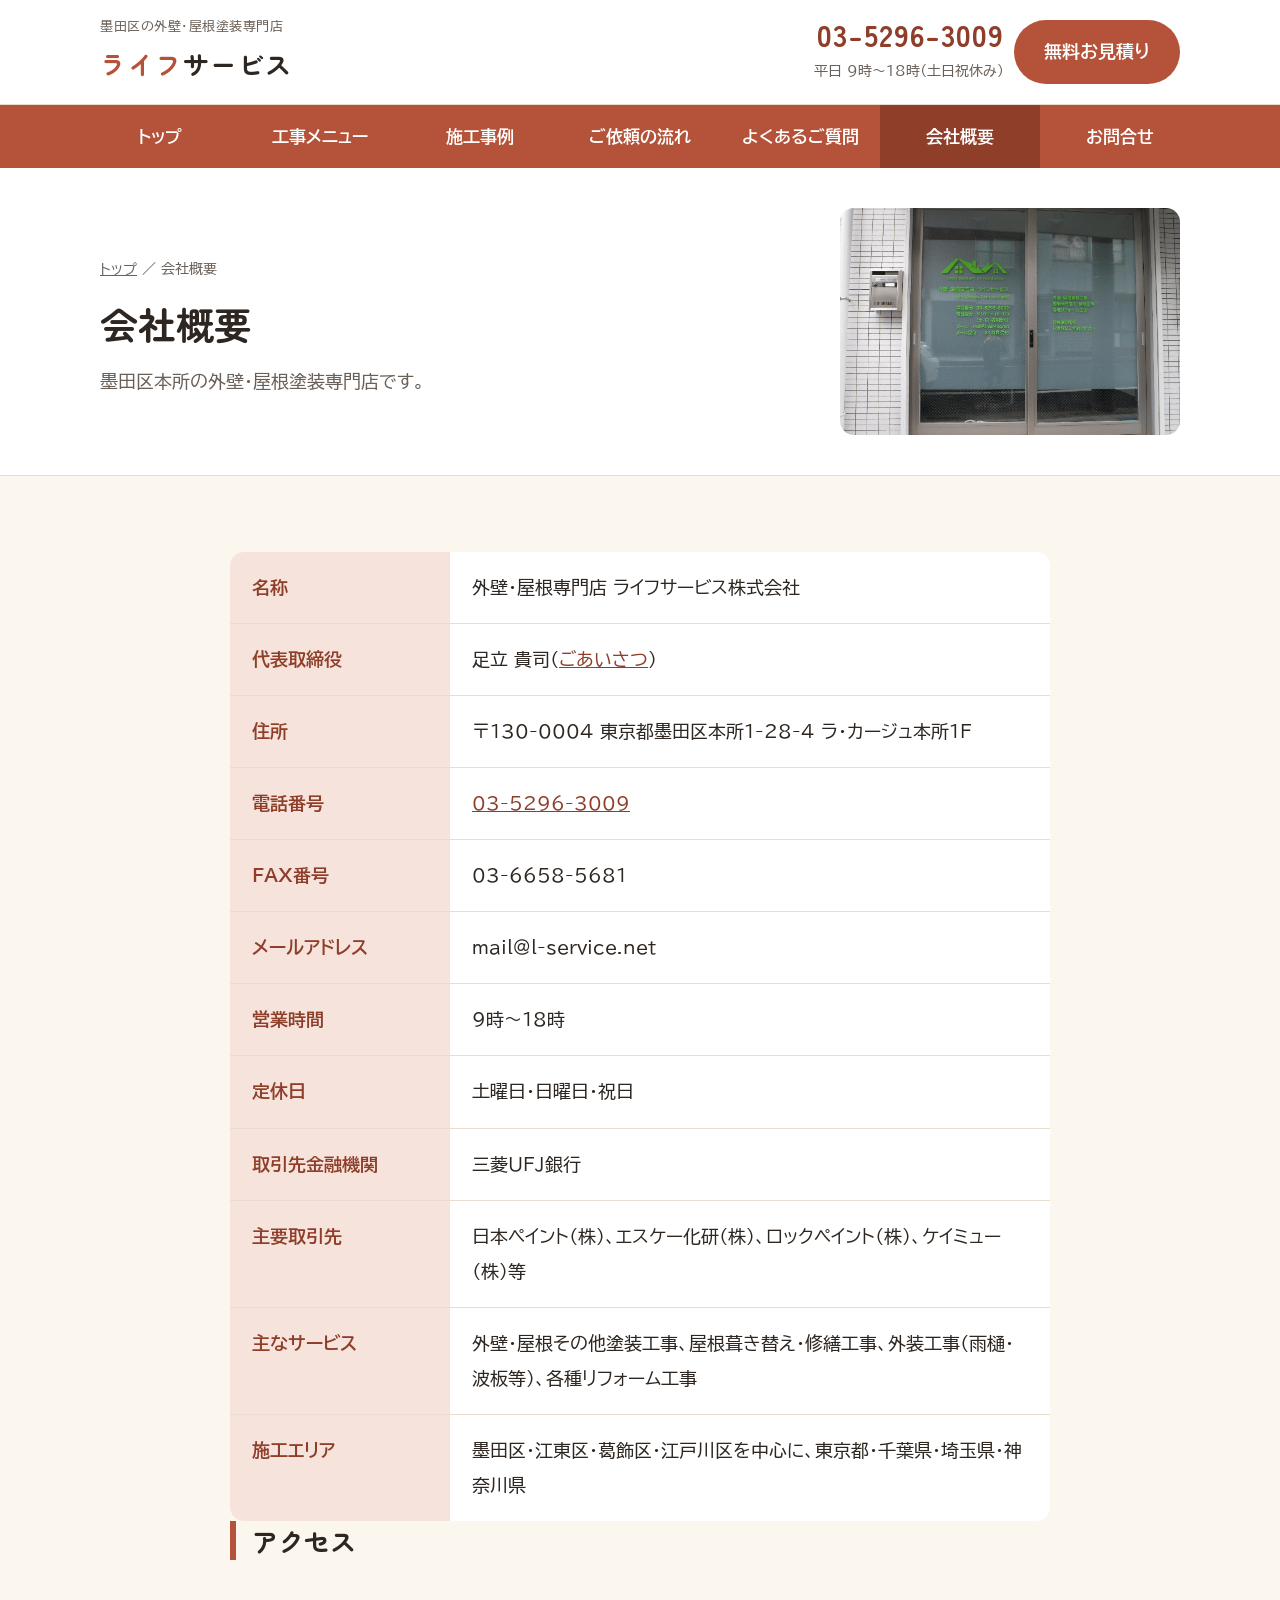
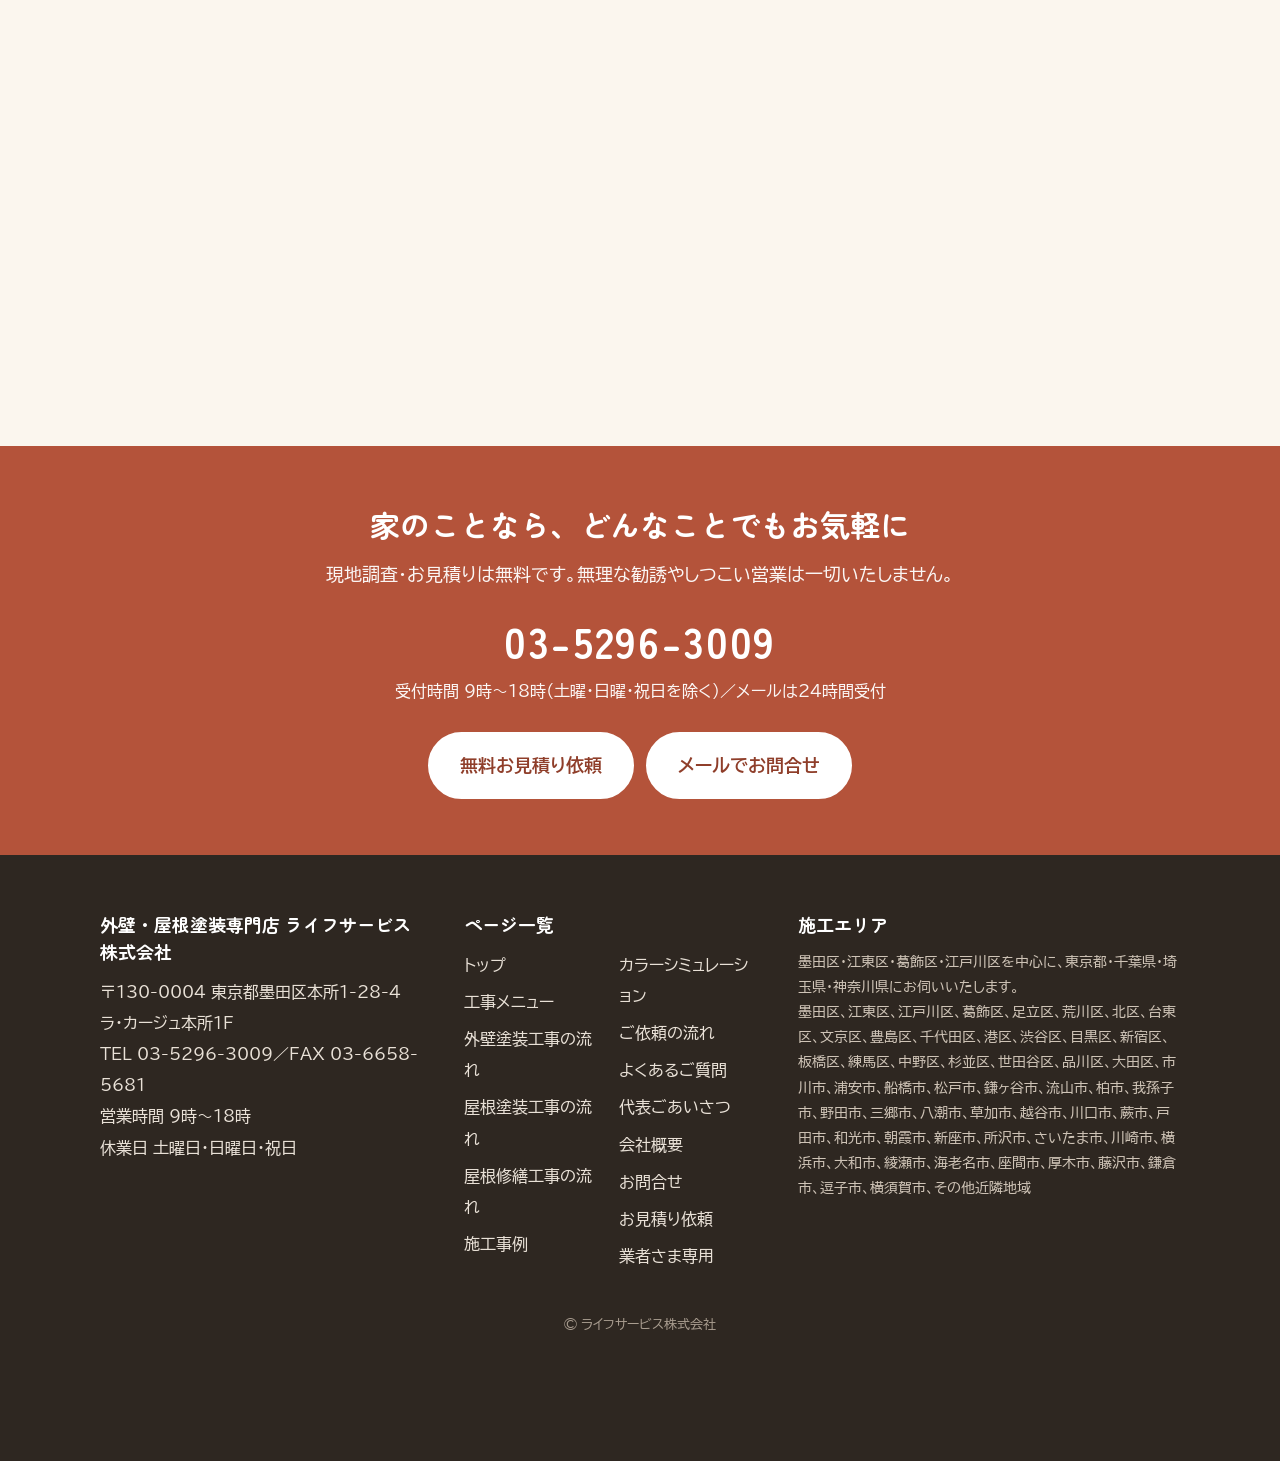
<file: company.html>
<!doctype html>
<html lang="ja">
<head>
<meta charset="utf-8">
<meta name="viewport" content="width=device-width,initial-scale=1">
<title>会社概要｜外壁・屋根塗装専門店 ライフサービス株式会社（墨田区）</title>
<meta name="description" content="外壁・屋根専門店 ライフサービス株式会社の会社概要とアクセスです。東京都墨田区本所1-28-4 ラ・カージュ本所1F。">
<meta name="robots" content="noindex,nofollow">
<link rel="preconnect" href="https://fonts.googleapis.com">
<link rel="preconnect" href="https://fonts.gstatic.com" crossorigin>
<link href="https://fonts.googleapis.com/css2?family=BIZ+UDPGothic:wght@400;700&family=Zen+Maru+Gothic:wght@500;700&display=swap" rel="stylesheet">
<link rel="stylesheet" href="style.css">
<script type="application/ld+json">{"@context": "https://schema.org", "@type": "HousePainter", "name": "ライフサービス株式会社", "alternateName": "外壁・屋根塗装専門店 ライフサービス", "description": "東京都墨田区の外壁・屋根塗装専門店。20年以上の経験を持つ職人が、外壁塗装・屋根塗装・屋根葺き替え・修繕・雨樋・波板などの工事を自社で丁寧に施工します。", "telephone": "+81-3-5296-3009", "faxNumber": "+81-3-6658-5681", "email": "mail@l-service.net", "founder": {"@type": "Person", "name": "足立 貴司", "jobTitle": "代表取締役"}, "address": {"@type": "PostalAddress", "postalCode": "130-0004", "addressRegion": "東京都", "addressLocality": "墨田区", "streetAddress": "本所1-28-4 ラ・カージュ本所1F", "addressCountry": "JP"}, "openingHoursSpecification": [{"@type": "OpeningHoursSpecification", "dayOfWeek": ["Monday", "Tuesday", "Wednesday", "Thursday", "Friday"], "opens": "09:00", "closes": "18:00"}], "areaServed": ["東京都墨田区", "東京都江東区", "東京都葛飾区", "東京都江戸川区", "東京都", "千葉県", "埼玉県", "神奈川県"], "paymentAccepted": "現金, クレジットカード", "makesOffer": [{"@type": "Offer", "itemOffered": {"@type": "Service", "name": "外壁塗装工事"}}, {"@type": "Offer", "itemOffered": {"@type": "Service", "name": "屋根塗装工事"}}, {"@type": "Offer", "itemOffered": {"@type": "Service", "name": "屋根葺き替え・修繕工事"}}, {"@type": "Offer", "itemOffered": {"@type": "Service", "name": "波板張り替え工事"}}, {"@type": "Offer", "itemOffered": {"@type": "Service", "name": "雨樋交換・補修工事"}}, {"@type": "Offer", "itemOffered": {"@type": "Service", "name": "外装工事"}}, {"@type": "Offer", "itemOffered": {"@type": "Service", "name": "各種リフォーム工事"}}]}</script>
</head>
<body>
<header>
  <div class="topbar"><div class="wrap">
    <a class="logo" href="index.html"><small>墨田区の外壁・屋根塗装専門店</small><strong><span>ライフ</span>サービス</strong></a>
    <div class="head-btns">
      <a class="head-tel" href="tel:0352963009"><b>03-5296-3009</b><span>平日 9時〜18時（土日祝休み）</span></a>
      <a class="btn btn-main" href="estimate.html">無料お見積り</a>
      <button class="menu-btn" type="button" aria-label="メニュー">メニュー</button>
    </div>
  </div></div>
  <nav class="gnav"><ul><li><a href="index.html">トップ</a></li><li><a href="menu.html">工事メニュー</a></li><li><a href="works.html">施工事例</a></li><li><a href="flow.html">ご依頼の流れ</a></li><li><a href="faq.html">よくあるご質問</a></li><li><a href="company.html" class="on">会社概要</a></li><li><a href="contact.html">お問合せ</a></li></ul></nav>
</header>
<main>
<div class="ptitle"><div class="wrap">
  <div><div class="crumb"><a href="index.html">トップ</a> ／ 会社概要</div><h1>会社概要</h1><p>墨田区本所の外壁・屋根塗装専門店です。</p></div>
  <div class="ph"><img src="img/eaf96723.gif" alt="会社概要" loading="lazy" onerror="if(!this.dataset.t){this.dataset.t=1;this.src='http://www.l-service.net/_p/6059/images/pc/eaf96723.gif'}"></div>
</div></div><section class="sec"><div class="wrap narrow">
<table class="info">
<tr><th>名称</th><td>外壁・屋根専門店 ライフサービス株式会社</td></tr>
<tr><th>代表取締役</th><td>足立 貴司（<a href="greeting.html">ごあいさつ</a>）</td></tr>
<tr><th>住所</th><td>〒130-0004 東京都墨田区本所1-28-4 ラ・カージュ本所1F</td></tr>
<tr><th>電話番号</th><td><a href="tel:0352963009">03-5296-3009</a></td></tr>
<tr><th>FAX番号</th><td>03-6658-5681</td></tr>
<tr><th>メールアドレス</th><td>mail@l-service.net</td></tr>
<tr><th>営業時間</th><td>9時〜18時</td></tr>
<tr><th>定休日</th><td>土曜日・日曜日・祝日</td></tr>
<tr><th>取引先金融機関</th><td>三菱UFJ銀行</td></tr>
<tr><th>主要取引先</th><td>日本ペイント（株）、エスケー化研（株）、ロックペイント（株）、ケイミュー（株）等</td></tr>
<tr><th>主なサービス</th><td>外壁・屋根その他塗装工事、屋根葺き替え・修繕工事、外装工事（雨樋・波板等）、各種リフォーム工事</td></tr>
<tr><th>施工エリア</th><td>墨田区・江東区・葛飾区・江戸川区を中心に、東京都・千葉県・埼玉県・神奈川県</td></tr>
</table>
<h3 class="sub mt">アクセス</h3>
<div class="map"><iframe src="https://www.google.com/maps?q=%E6%9D%B1%E4%BA%AC%E9%83%BD%E5%A2%A8%E7%94%B0%E5%8C%BA%E6%9C%AC%E6%89%801-28-4&output=embed" loading="lazy" title="ライフサービス株式会社の地図"></iframe></div>
</div></section>
</main>
<div class="cta-band">
  <div class="wrap">
    <h2>家のことなら、どんなことでもお気軽に</h2>
    <p>現地調査・お見積りは無料です。無理な勧誘やしつこい営業は一切いたしません。</p>
    <a class="tel" href="tel:0352963009">03-5296-3009</a>
    <p class="hours">受付時間 9時〜18時（土曜・日曜・祝日を除く）／メールは24時間受付</p>
    <div class="cta-row" style="justify-content:center">
      <a class="btn btn-line" href="estimate.html">無料お見積り依頼</a>
      <a class="btn btn-line" href="contact.html">メールでお問合せ</a>
    </div>
  </div>
</div>
<footer>
  <div class="wrap">
    <div class="fgrid">
      <div>
        <h4>外壁・屋根塗装専門店 ライフサービス株式会社</h4>
        <p>〒130-0004 東京都墨田区本所1-28-4 ラ・カージュ本所1F<br>TEL 03-5296-3009／FAX 03-6658-5681<br>営業時間 9時〜18時<br>休業日 土曜日・日曜日・祝日</p>
      </div>
      <div>
        <h4>ページ一覧</h4>
        <ul>
          <li><a href="index.html">トップ</a></li>
          <li><a href="menu.html">工事メニュー</a></li>
          <li><a href="flow-wall.html">外壁塗装工事の流れ</a></li>
          <li><a href="flow-roof.html">屋根塗装工事の流れ</a></li>
          <li><a href="flow-repair.html">屋根修繕工事の流れ</a></li>
          <li><a href="works.html">施工事例</a></li>
          <li><a href="color.html">カラーシミュレーション</a></li>
          <li><a href="flow.html">ご依頼の流れ</a></li>
          <li><a href="faq.html">よくあるご質問</a></li>
          <li><a href="greeting.html">代表ごあいさつ</a></li>
          <li><a href="company.html">会社概要</a></li>
          <li><a href="contact.html">お問合せ</a></li>
          <li><a href="estimate.html">お見積り依頼</a></li>
          <li><a href="partner.html">業者さま専用</a></li>
        </ul>
      </div>
      <div>
        <h4>施工エリア</h4>
        <p class="area">墨田区・江東区・葛飾区・江戸川区を中心に、東京都・千葉県・埼玉県・神奈川県にお伺いいたします。<br>墨田区、江東区、江戸川区、葛飾区、足立区、荒川区、北区、台東区、文京区、豊島区、千代田区、港区、渋谷区、目黒区、新宿区、板橋区、練馬区、中野区、杉並区、世田谷区、品川区、大田区、市川市、浦安市、船橋市、松戸市、鎌ヶ谷市、流山市、柏市、我孫子市、野田市、三郷市、八潮市、草加市、越谷市、川口市、蕨市、戸田市、和光市、朝霞市、新座市、所沢市、さいたま市、川崎市、横浜市、大和市、綾瀬市、海老名市、座間市、厚木市、藤沢市、鎌倉市、逗子市、横須賀市、その他近隣地域</p>
      </div>
    </div>
    <p class="copy">&copy; ライフサービス株式会社</p>
  </div>
</footer>
<div class="sp-bar"><a class="t" href="tel:0352963009">電話する</a><a class="m" href="estimate.html">無料お見積り</a></div>
<script src="main.js"></script>
<!-- Cloudflare Web Analytics --><script defer src='https://static.cloudflareinsights.com/beacon.min.js' data-cf-beacon='{"token": "66a2b055c38a48da9c19547b0177c091"}'></script><!-- End Cloudflare Web Analytics -->
</body>
</html>
</file>
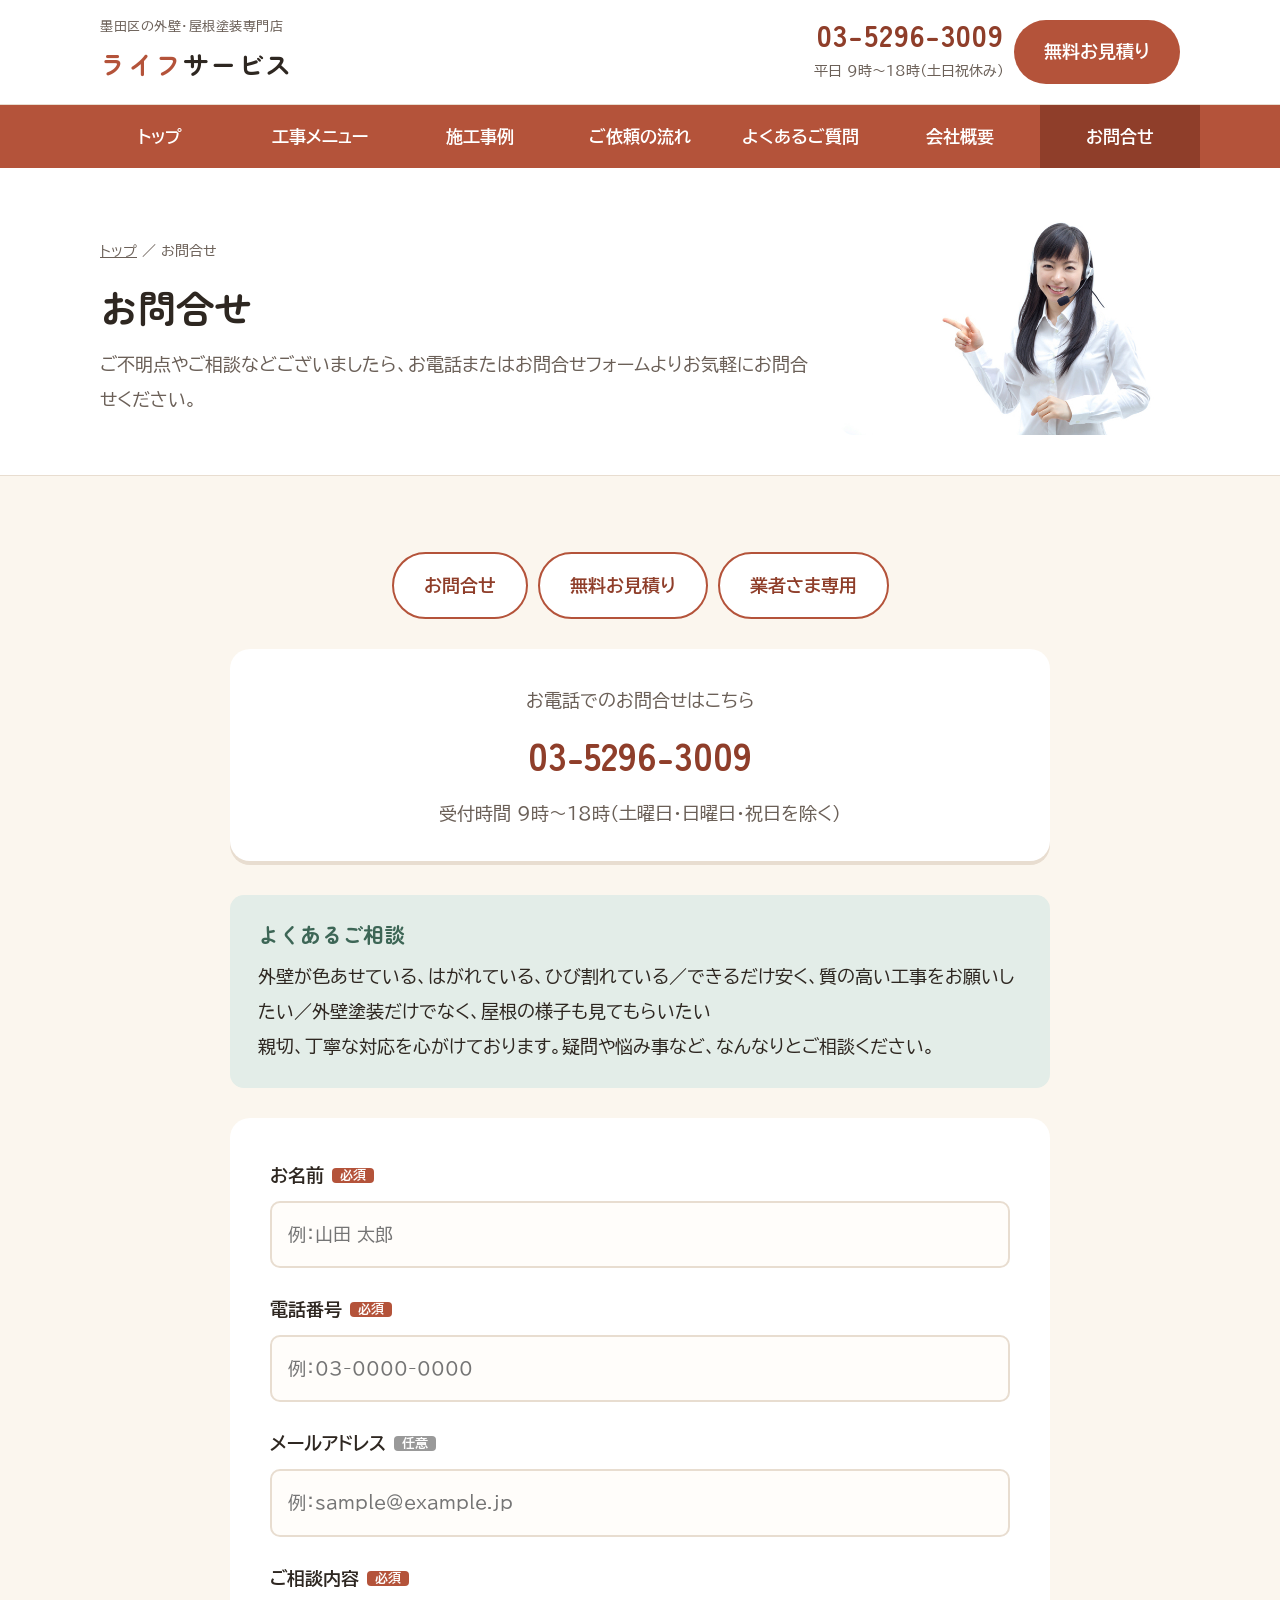
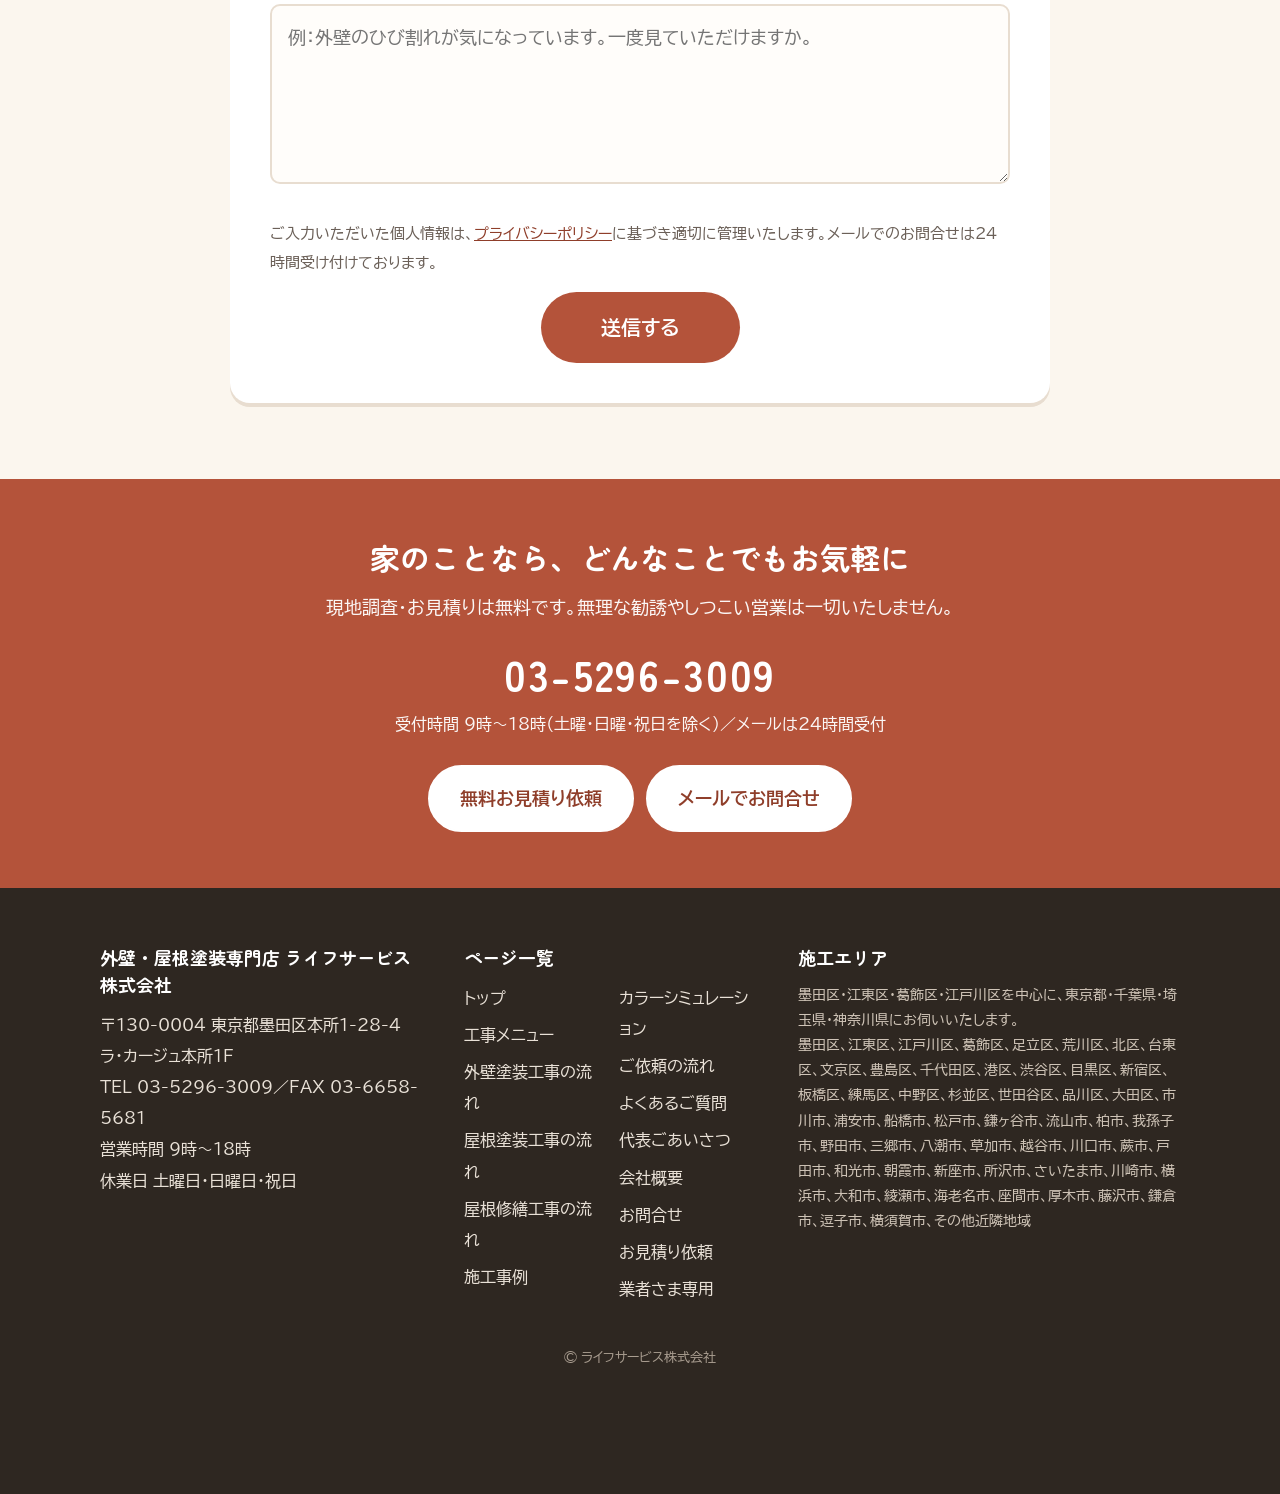
<file: contact.html>
<!doctype html>
<html lang="ja">
<head>
<meta charset="utf-8">
<meta name="viewport" content="width=device-width,initial-scale=1">
<title>お問合せ｜外壁・屋根塗装専門店 ライフサービス株式会社（墨田区）</title>
<meta name="description" content="外壁・屋根塗装専門店 ライフサービスへのお問合せはこちら。お電話（03-5296-3009）またはフォームよりお気軽にどうぞ。">
<meta name="robots" content="noindex,nofollow">
<link rel="preconnect" href="https://fonts.googleapis.com">
<link rel="preconnect" href="https://fonts.gstatic.com" crossorigin>
<link href="https://fonts.googleapis.com/css2?family=BIZ+UDPGothic:wght@400;700&family=Zen+Maru+Gothic:wght@500;700&display=swap" rel="stylesheet">
<link rel="stylesheet" href="style.css">
<script type="application/ld+json">{"@context": "https://schema.org", "@type": "HousePainter", "name": "ライフサービス株式会社", "alternateName": "外壁・屋根塗装専門店 ライフサービス", "description": "東京都墨田区の外壁・屋根塗装専門店。20年以上の経験を持つ職人が、外壁塗装・屋根塗装・屋根葺き替え・修繕・雨樋・波板などの工事を自社で丁寧に施工します。", "telephone": "+81-3-5296-3009", "faxNumber": "+81-3-6658-5681", "email": "mail@l-service.net", "founder": {"@type": "Person", "name": "足立 貴司", "jobTitle": "代表取締役"}, "address": {"@type": "PostalAddress", "postalCode": "130-0004", "addressRegion": "東京都", "addressLocality": "墨田区", "streetAddress": "本所1-28-4 ラ・カージュ本所1F", "addressCountry": "JP"}, "openingHoursSpecification": [{"@type": "OpeningHoursSpecification", "dayOfWeek": ["Monday", "Tuesday", "Wednesday", "Thursday", "Friday"], "opens": "09:00", "closes": "18:00"}], "areaServed": ["東京都墨田区", "東京都江東区", "東京都葛飾区", "東京都江戸川区", "東京都", "千葉県", "埼玉県", "神奈川県"], "paymentAccepted": "現金, クレジットカード", "makesOffer": [{"@type": "Offer", "itemOffered": {"@type": "Service", "name": "外壁塗装工事"}}, {"@type": "Offer", "itemOffered": {"@type": "Service", "name": "屋根塗装工事"}}, {"@type": "Offer", "itemOffered": {"@type": "Service", "name": "屋根葺き替え・修繕工事"}}, {"@type": "Offer", "itemOffered": {"@type": "Service", "name": "波板張り替え工事"}}, {"@type": "Offer", "itemOffered": {"@type": "Service", "name": "雨樋交換・補修工事"}}, {"@type": "Offer", "itemOffered": {"@type": "Service", "name": "外装工事"}}, {"@type": "Offer", "itemOffered": {"@type": "Service", "name": "各種リフォーム工事"}}]}</script>
</head>
<body>
<header>
  <div class="topbar"><div class="wrap">
    <a class="logo" href="index.html"><small>墨田区の外壁・屋根塗装専門店</small><strong><span>ライフ</span>サービス</strong></a>
    <div class="head-btns">
      <a class="head-tel" href="tel:0352963009"><b>03-5296-3009</b><span>平日 9時〜18時（土日祝休み）</span></a>
      <a class="btn btn-main" href="estimate.html">無料お見積り</a>
      <button class="menu-btn" type="button" aria-label="メニュー">メニュー</button>
    </div>
  </div></div>
  <nav class="gnav"><ul><li><a href="index.html">トップ</a></li><li><a href="menu.html">工事メニュー</a></li><li><a href="works.html">施工事例</a></li><li><a href="flow.html">ご依頼の流れ</a></li><li><a href="faq.html">よくあるご質問</a></li><li><a href="company.html">会社概要</a></li><li><a href="contact.html" class="on">お問合せ</a></li></ul></nav>
</header>
<main>
<div class="ptitle"><div class="wrap">
  <div><div class="crumb"><a href="index.html">トップ</a> ／ お問合せ</div><h1>お問合せ</h1><p>ご不明点やご相談などございましたら、お電話またはお問合せフォームよりお気軽にお問合せください。</p></div>
  <div class="ph"><img src="img/39f2be7f.jpg" alt="お問合せ" loading="lazy" onerror="if(!this.dataset.t){this.dataset.t=1;this.src='http://www.l-service.net/_p/6059/images/pc/39f2be7f.jpg'}"></div>
</div></div><section class="sec"><div class="wrap narrow"><div class="form-tabs"><a class="btn btn-line" href="contact.html">お問合せ</a><a class="btn btn-line" href="estimate.html">無料お見積り</a><a class="btn btn-line" href="partner.html">業者さま専用</a></div>
<div class="tel-box"><p>お電話でのお問合せはこちら</p><a href="tel:0352963009">03-5296-3009</a><p>受付時間 9時〜18時（土曜日・日曜日・祝日を除く）</p></div>
<div class="promise"><h3>よくあるご相談</h3><p style="margin:0">外壁が色あせている、はがれている、ひび割れている／できるだけ安く、質の高い工事をお願いしたい／外壁塗装だけでなく、屋根の様子も見てもらいたい<br>親切、丁寧な対応を心がけております。疑問や悩み事など、なんなりとご相談ください。</p></div>
<form class="form"><label>お名前<span class="req">必須</span></label><input type="text" required placeholder="例：山田 太郎">
<label>電話番号<span class="req">必須</span></label><input type="tel" required placeholder="例：03-0000-0000">
<label>メールアドレス<span class="opt">任意</span></label><input type="email" placeholder="例：sample@example.jp">
<label>ご相談内容<span class="req">必須</span></label><textarea required placeholder="例：外壁のひび割れが気になっています。一度見ていただけますか。"></textarea>
<p style="font-size:15px;color:var(--soft)">ご入力いただいた個人情報は、<a href="greeting.html#privacy">プライバシーポリシー</a>に基づき適切に管理いたします。メールでのお問合せは24時間受け付けております。</p>
<button type="submit">送信する</button>
<p class="demo-note">こちらはご提案用のデモページのため、実際には送信されません。</p>
</form></div></section>
</main>
<div class="cta-band">
  <div class="wrap">
    <h2>家のことなら、どんなことでもお気軽に</h2>
    <p>現地調査・お見積りは無料です。無理な勧誘やしつこい営業は一切いたしません。</p>
    <a class="tel" href="tel:0352963009">03-5296-3009</a>
    <p class="hours">受付時間 9時〜18時（土曜・日曜・祝日を除く）／メールは24時間受付</p>
    <div class="cta-row" style="justify-content:center">
      <a class="btn btn-line" href="estimate.html">無料お見積り依頼</a>
      <a class="btn btn-line" href="contact.html">メールでお問合せ</a>
    </div>
  </div>
</div>
<footer>
  <div class="wrap">
    <div class="fgrid">
      <div>
        <h4>外壁・屋根塗装専門店 ライフサービス株式会社</h4>
        <p>〒130-0004 東京都墨田区本所1-28-4 ラ・カージュ本所1F<br>TEL 03-5296-3009／FAX 03-6658-5681<br>営業時間 9時〜18時<br>休業日 土曜日・日曜日・祝日</p>
      </div>
      <div>
        <h4>ページ一覧</h4>
        <ul>
          <li><a href="index.html">トップ</a></li>
          <li><a href="menu.html">工事メニュー</a></li>
          <li><a href="flow-wall.html">外壁塗装工事の流れ</a></li>
          <li><a href="flow-roof.html">屋根塗装工事の流れ</a></li>
          <li><a href="flow-repair.html">屋根修繕工事の流れ</a></li>
          <li><a href="works.html">施工事例</a></li>
          <li><a href="color.html">カラーシミュレーション</a></li>
          <li><a href="flow.html">ご依頼の流れ</a></li>
          <li><a href="faq.html">よくあるご質問</a></li>
          <li><a href="greeting.html">代表ごあいさつ</a></li>
          <li><a href="company.html">会社概要</a></li>
          <li><a href="contact.html">お問合せ</a></li>
          <li><a href="estimate.html">お見積り依頼</a></li>
          <li><a href="partner.html">業者さま専用</a></li>
        </ul>
      </div>
      <div>
        <h4>施工エリア</h4>
        <p class="area">墨田区・江東区・葛飾区・江戸川区を中心に、東京都・千葉県・埼玉県・神奈川県にお伺いいたします。<br>墨田区、江東区、江戸川区、葛飾区、足立区、荒川区、北区、台東区、文京区、豊島区、千代田区、港区、渋谷区、目黒区、新宿区、板橋区、練馬区、中野区、杉並区、世田谷区、品川区、大田区、市川市、浦安市、船橋市、松戸市、鎌ヶ谷市、流山市、柏市、我孫子市、野田市、三郷市、八潮市、草加市、越谷市、川口市、蕨市、戸田市、和光市、朝霞市、新座市、所沢市、さいたま市、川崎市、横浜市、大和市、綾瀬市、海老名市、座間市、厚木市、藤沢市、鎌倉市、逗子市、横須賀市、その他近隣地域</p>
      </div>
    </div>
    <p class="copy">&copy; ライフサービス株式会社</p>
  </div>
</footer>
<div class="sp-bar"><a class="t" href="tel:0352963009">電話する</a><a class="m" href="estimate.html">無料お見積り</a></div>
<script src="main.js"></script>
<!-- Cloudflare Web Analytics --><script defer src='https://static.cloudflareinsights.com/beacon.min.js' data-cf-beacon='{"token": "66a2b055c38a48da9c19547b0177c091"}'></script><!-- End Cloudflare Web Analytics -->
</body>
</html>
</file>
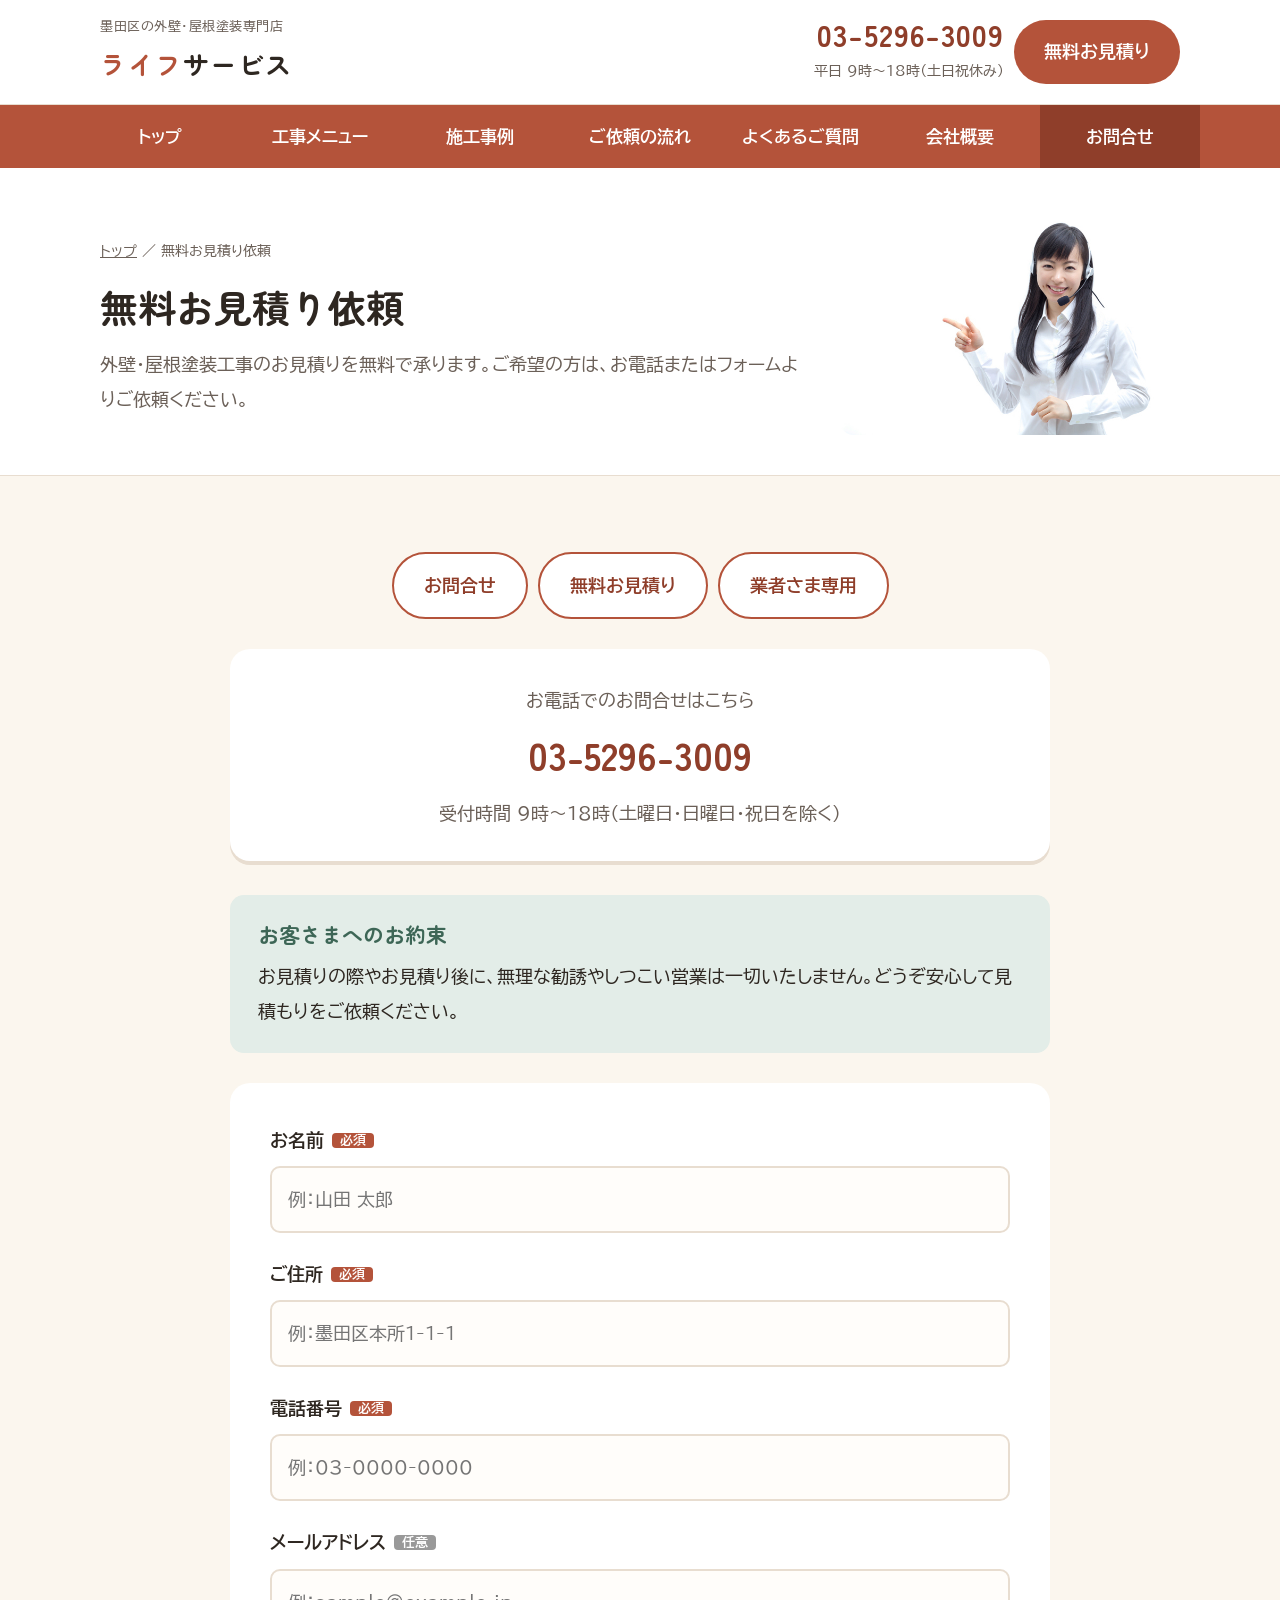
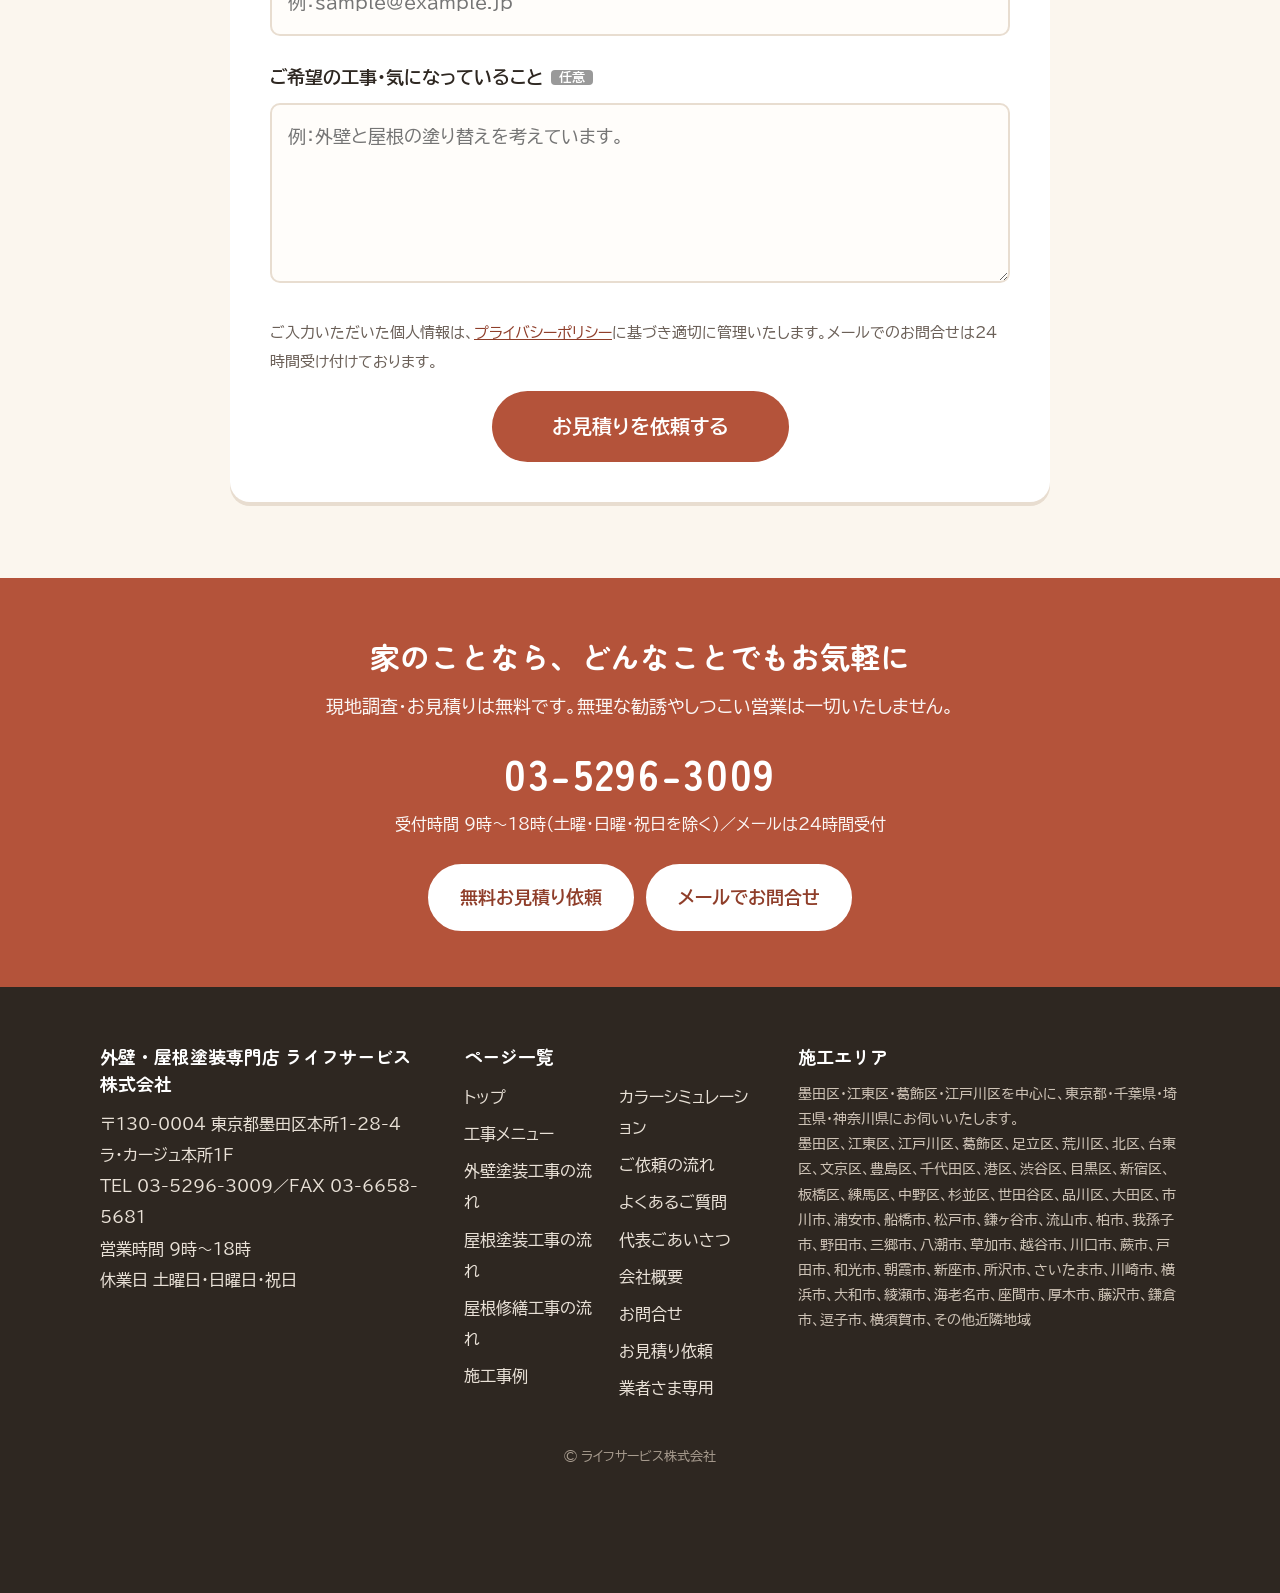
<file: estimate.html>
<!doctype html>
<html lang="ja">
<head>
<meta charset="utf-8">
<meta name="viewport" content="width=device-width,initial-scale=1">
<title>無料お見積り依頼｜外壁・屋根塗装専門店 ライフサービス株式会社（墨田区）</title>
<meta name="description" content="外壁・屋根塗装工事のお見積りを無料で承ります。無理な勧誘やしつこい営業は一切いたしません。">
<meta name="robots" content="noindex,nofollow">
<link rel="preconnect" href="https://fonts.googleapis.com">
<link rel="preconnect" href="https://fonts.gstatic.com" crossorigin>
<link href="https://fonts.googleapis.com/css2?family=BIZ+UDPGothic:wght@400;700&family=Zen+Maru+Gothic:wght@500;700&display=swap" rel="stylesheet">
<link rel="stylesheet" href="style.css">
<script type="application/ld+json">{"@context": "https://schema.org", "@type": "HousePainter", "name": "ライフサービス株式会社", "alternateName": "外壁・屋根塗装専門店 ライフサービス", "description": "東京都墨田区の外壁・屋根塗装専門店。20年以上の経験を持つ職人が、外壁塗装・屋根塗装・屋根葺き替え・修繕・雨樋・波板などの工事を自社で丁寧に施工します。", "telephone": "+81-3-5296-3009", "faxNumber": "+81-3-6658-5681", "email": "mail@l-service.net", "founder": {"@type": "Person", "name": "足立 貴司", "jobTitle": "代表取締役"}, "address": {"@type": "PostalAddress", "postalCode": "130-0004", "addressRegion": "東京都", "addressLocality": "墨田区", "streetAddress": "本所1-28-4 ラ・カージュ本所1F", "addressCountry": "JP"}, "openingHoursSpecification": [{"@type": "OpeningHoursSpecification", "dayOfWeek": ["Monday", "Tuesday", "Wednesday", "Thursday", "Friday"], "opens": "09:00", "closes": "18:00"}], "areaServed": ["東京都墨田区", "東京都江東区", "東京都葛飾区", "東京都江戸川区", "東京都", "千葉県", "埼玉県", "神奈川県"], "paymentAccepted": "現金, クレジットカード", "makesOffer": [{"@type": "Offer", "itemOffered": {"@type": "Service", "name": "外壁塗装工事"}}, {"@type": "Offer", "itemOffered": {"@type": "Service", "name": "屋根塗装工事"}}, {"@type": "Offer", "itemOffered": {"@type": "Service", "name": "屋根葺き替え・修繕工事"}}, {"@type": "Offer", "itemOffered": {"@type": "Service", "name": "波板張り替え工事"}}, {"@type": "Offer", "itemOffered": {"@type": "Service", "name": "雨樋交換・補修工事"}}, {"@type": "Offer", "itemOffered": {"@type": "Service", "name": "外装工事"}}, {"@type": "Offer", "itemOffered": {"@type": "Service", "name": "各種リフォーム工事"}}]}</script>
</head>
<body>
<header>
  <div class="topbar"><div class="wrap">
    <a class="logo" href="index.html"><small>墨田区の外壁・屋根塗装専門店</small><strong><span>ライフ</span>サービス</strong></a>
    <div class="head-btns">
      <a class="head-tel" href="tel:0352963009"><b>03-5296-3009</b><span>平日 9時〜18時（土日祝休み）</span></a>
      <a class="btn btn-main" href="estimate.html">無料お見積り</a>
      <button class="menu-btn" type="button" aria-label="メニュー">メニュー</button>
    </div>
  </div></div>
  <nav class="gnav"><ul><li><a href="index.html">トップ</a></li><li><a href="menu.html">工事メニュー</a></li><li><a href="works.html">施工事例</a></li><li><a href="flow.html">ご依頼の流れ</a></li><li><a href="faq.html">よくあるご質問</a></li><li><a href="company.html">会社概要</a></li><li><a href="contact.html" class="on">お問合せ</a></li></ul></nav>
</header>
<main>
<div class="ptitle"><div class="wrap">
  <div><div class="crumb"><a href="index.html">トップ</a> ／ 無料お見積り依頼</div><h1>無料お見積り依頼</h1><p>外壁・屋根塗装工事のお見積りを無料で承ります。ご希望の方は、お電話またはフォームよりご依頼ください。</p></div>
  <div class="ph"><img src="img/7468e98f.jpg" alt="無料お見積り依頼" loading="lazy" onerror="if(!this.dataset.t){this.dataset.t=1;this.src='http://www.l-service.net/_p/6059/images/pc/7468e98f.jpg'}"></div>
</div></div><section class="sec"><div class="wrap narrow"><div class="form-tabs"><a class="btn btn-line" href="contact.html">お問合せ</a><a class="btn btn-line" href="estimate.html">無料お見積り</a><a class="btn btn-line" href="partner.html">業者さま専用</a></div>
<div class="tel-box"><p>お電話でのお問合せはこちら</p><a href="tel:0352963009">03-5296-3009</a><p>受付時間 9時〜18時（土曜日・日曜日・祝日を除く）</p></div>
<div class="promise"><h3>お客さまへのお約束</h3><p style="margin:0">お見積りの際やお見積り後に、無理な勧誘やしつこい営業は一切いたしません。どうぞ安心して見積もりをご依頼ください。</p></div>
<form class="form"><label>お名前<span class="req">必須</span></label><input type="text" required placeholder="例：山田 太郎">
<label>ご住所<span class="req">必須</span></label><input type="text" required placeholder="例：墨田区本所1-1-1">
<label>電話番号<span class="req">必須</span></label><input type="tel" required placeholder="例：03-0000-0000">
<label>メールアドレス<span class="opt">任意</span></label><input type="email" placeholder="例：sample@example.jp">
<label>ご希望の工事・気になっていること<span class="opt">任意</span></label><textarea placeholder="例：外壁と屋根の塗り替えを考えています。"></textarea>
<p style="font-size:15px;color:var(--soft)">ご入力いただいた個人情報は、<a href="greeting.html#privacy">プライバシーポリシー</a>に基づき適切に管理いたします。メールでのお問合せは24時間受け付けております。</p>
<button type="submit">お見積りを依頼する</button>
<p class="demo-note">こちらはご提案用のデモページのため、実際には送信されません。</p>
</form></div></section>
</main>
<div class="cta-band">
  <div class="wrap">
    <h2>家のことなら、どんなことでもお気軽に</h2>
    <p>現地調査・お見積りは無料です。無理な勧誘やしつこい営業は一切いたしません。</p>
    <a class="tel" href="tel:0352963009">03-5296-3009</a>
    <p class="hours">受付時間 9時〜18時（土曜・日曜・祝日を除く）／メールは24時間受付</p>
    <div class="cta-row" style="justify-content:center">
      <a class="btn btn-line" href="estimate.html">無料お見積り依頼</a>
      <a class="btn btn-line" href="contact.html">メールでお問合せ</a>
    </div>
  </div>
</div>
<footer>
  <div class="wrap">
    <div class="fgrid">
      <div>
        <h4>外壁・屋根塗装専門店 ライフサービス株式会社</h4>
        <p>〒130-0004 東京都墨田区本所1-28-4 ラ・カージュ本所1F<br>TEL 03-5296-3009／FAX 03-6658-5681<br>営業時間 9時〜18時<br>休業日 土曜日・日曜日・祝日</p>
      </div>
      <div>
        <h4>ページ一覧</h4>
        <ul>
          <li><a href="index.html">トップ</a></li>
          <li><a href="menu.html">工事メニュー</a></li>
          <li><a href="flow-wall.html">外壁塗装工事の流れ</a></li>
          <li><a href="flow-roof.html">屋根塗装工事の流れ</a></li>
          <li><a href="flow-repair.html">屋根修繕工事の流れ</a></li>
          <li><a href="works.html">施工事例</a></li>
          <li><a href="color.html">カラーシミュレーション</a></li>
          <li><a href="flow.html">ご依頼の流れ</a></li>
          <li><a href="faq.html">よくあるご質問</a></li>
          <li><a href="greeting.html">代表ごあいさつ</a></li>
          <li><a href="company.html">会社概要</a></li>
          <li><a href="contact.html">お問合せ</a></li>
          <li><a href="estimate.html">お見積り依頼</a></li>
          <li><a href="partner.html">業者さま専用</a></li>
        </ul>
      </div>
      <div>
        <h4>施工エリア</h4>
        <p class="area">墨田区・江東区・葛飾区・江戸川区を中心に、東京都・千葉県・埼玉県・神奈川県にお伺いいたします。<br>墨田区、江東区、江戸川区、葛飾区、足立区、荒川区、北区、台東区、文京区、豊島区、千代田区、港区、渋谷区、目黒区、新宿区、板橋区、練馬区、中野区、杉並区、世田谷区、品川区、大田区、市川市、浦安市、船橋市、松戸市、鎌ヶ谷市、流山市、柏市、我孫子市、野田市、三郷市、八潮市、草加市、越谷市、川口市、蕨市、戸田市、和光市、朝霞市、新座市、所沢市、さいたま市、川崎市、横浜市、大和市、綾瀬市、海老名市、座間市、厚木市、藤沢市、鎌倉市、逗子市、横須賀市、その他近隣地域</p>
      </div>
    </div>
    <p class="copy">&copy; ライフサービス株式会社</p>
  </div>
</footer>
<div class="sp-bar"><a class="t" href="tel:0352963009">電話する</a><a class="m" href="estimate.html">無料お見積り</a></div>
<script src="main.js"></script>
<!-- Cloudflare Web Analytics --><script defer src='https://static.cloudflareinsights.com/beacon.min.js' data-cf-beacon='{"token": "66a2b055c38a48da9c19547b0177c091"}'></script><!-- End Cloudflare Web Analytics -->
</body>
</html>
</file>
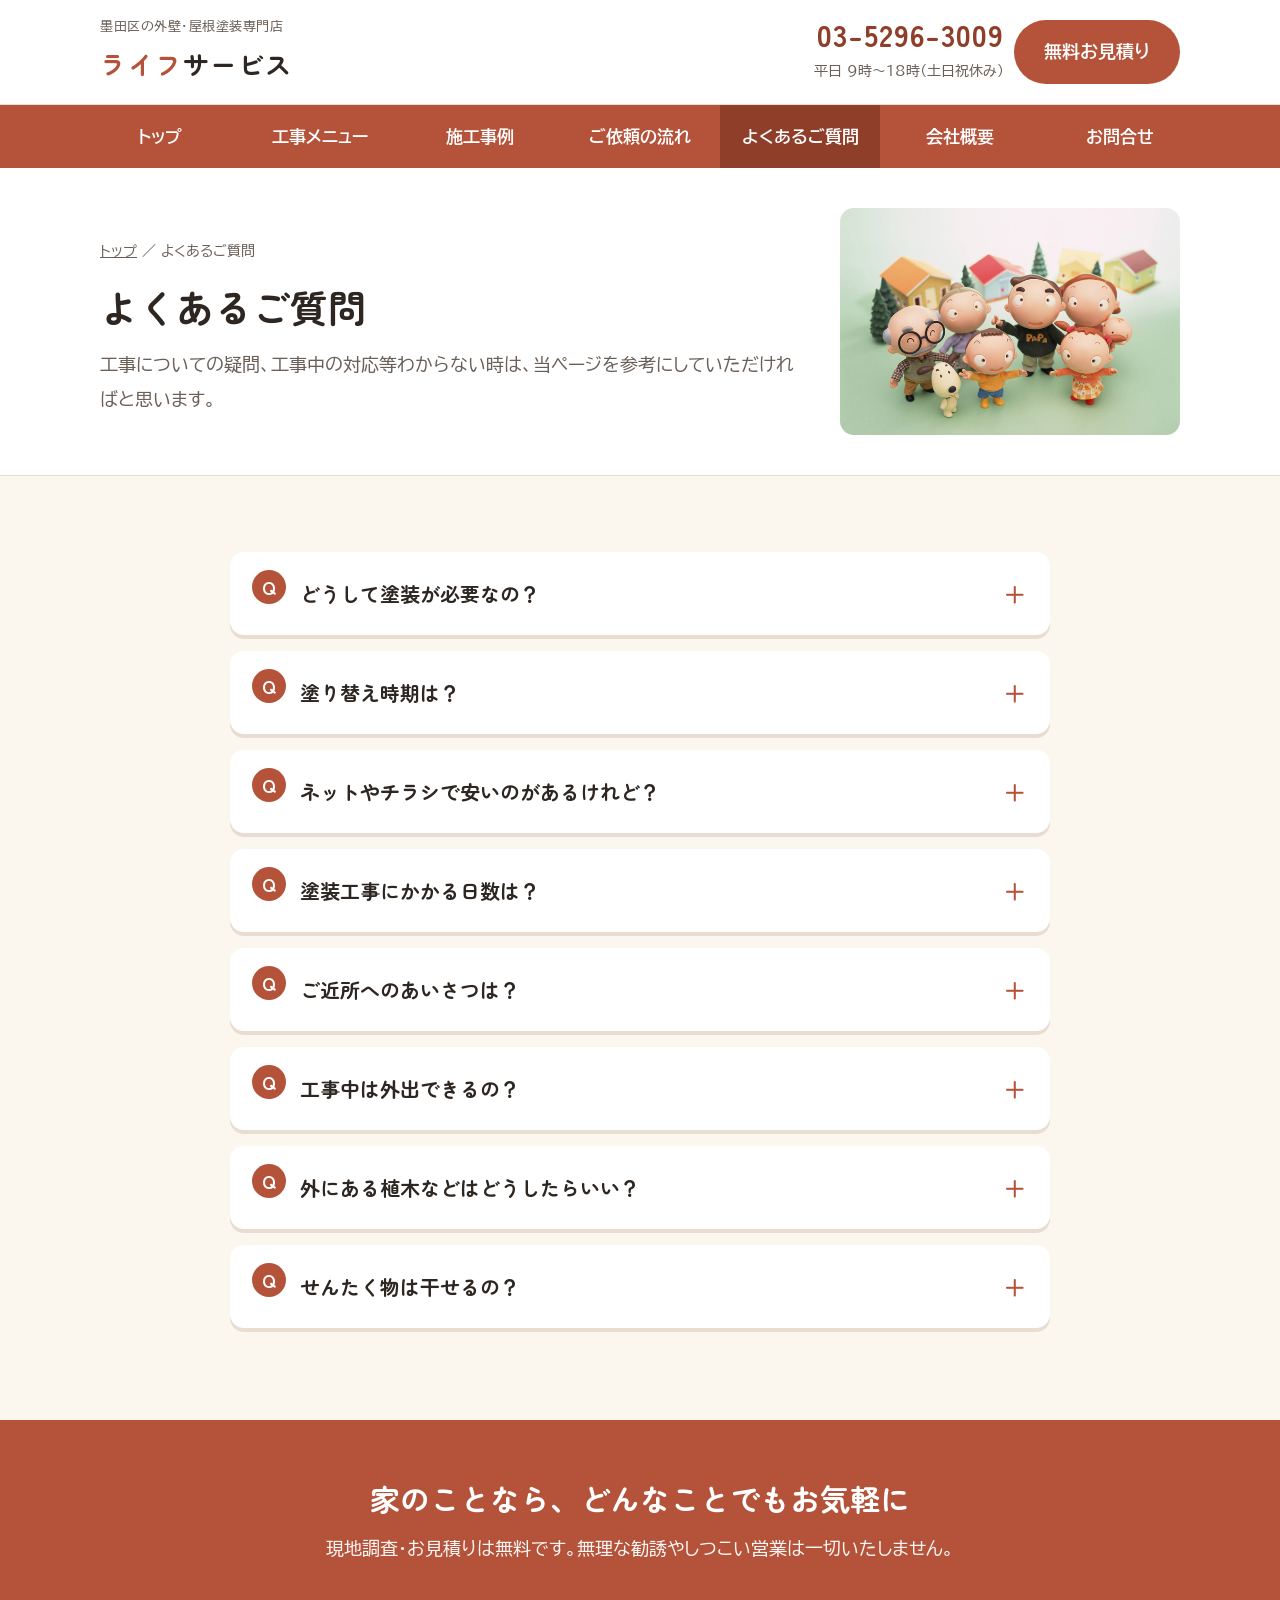
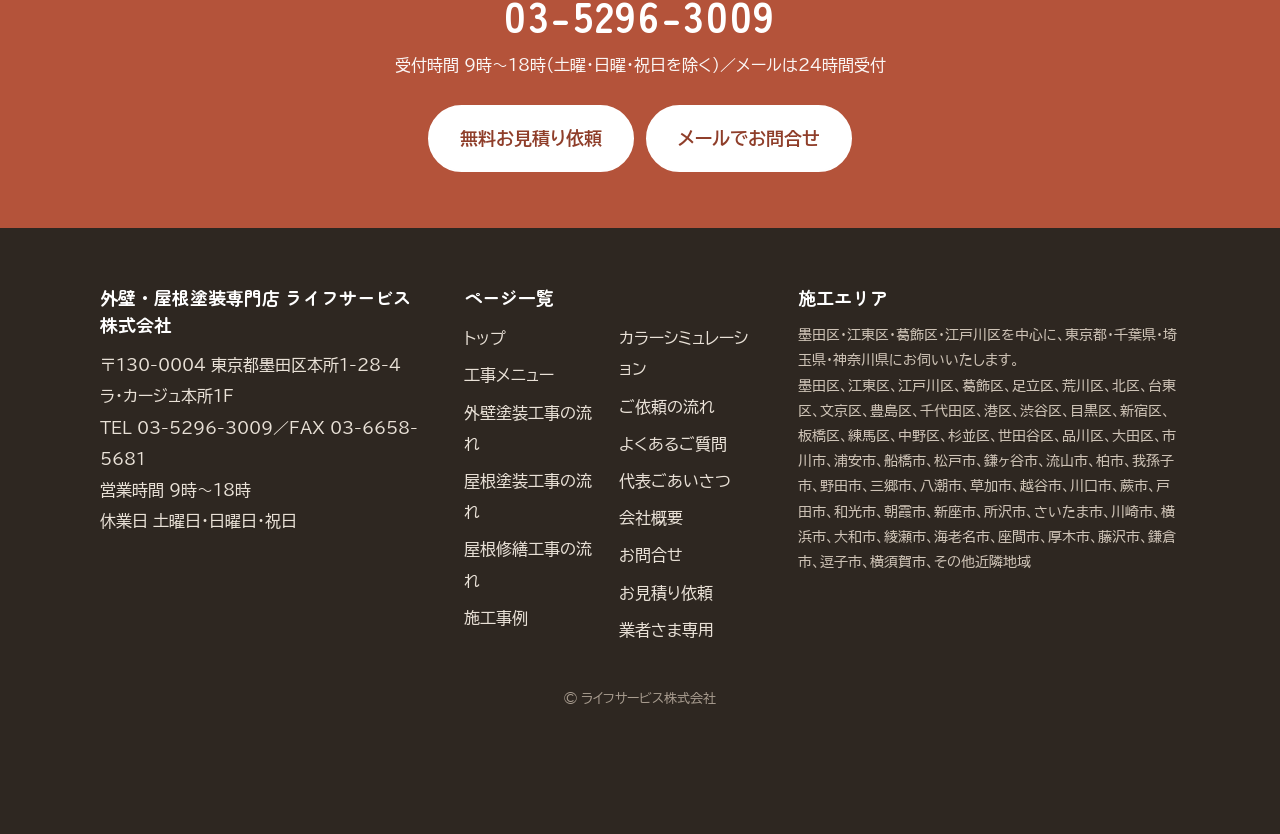
<file: faq.html>
<!doctype html>
<html lang="ja">
<head>
<meta charset="utf-8">
<meta name="viewport" content="width=device-width,initial-scale=1">
<title>よくあるご質問｜外壁・屋根塗装専門店 ライフサービス株式会社（墨田区）</title>
<meta name="description" content="塗装が必要な理由、塗り替え時期、工事日数、ご近所へのあいさつ、工事中の外出や洗濯物など、外壁・屋根塗装のよくあるご質問にお答えします。">
<meta name="robots" content="noindex,nofollow">
<link rel="preconnect" href="https://fonts.googleapis.com">
<link rel="preconnect" href="https://fonts.gstatic.com" crossorigin>
<link href="https://fonts.googleapis.com/css2?family=BIZ+UDPGothic:wght@400;700&family=Zen+Maru+Gothic:wght@500;700&display=swap" rel="stylesheet">
<link rel="stylesheet" href="style.css">
<script type="application/ld+json">{"@context": "https://schema.org", "@type": "HousePainter", "name": "ライフサービス株式会社", "alternateName": "外壁・屋根塗装専門店 ライフサービス", "description": "東京都墨田区の外壁・屋根塗装専門店。20年以上の経験を持つ職人が、外壁塗装・屋根塗装・屋根葺き替え・修繕・雨樋・波板などの工事を自社で丁寧に施工します。", "telephone": "+81-3-5296-3009", "faxNumber": "+81-3-6658-5681", "email": "mail@l-service.net", "founder": {"@type": "Person", "name": "足立 貴司", "jobTitle": "代表取締役"}, "address": {"@type": "PostalAddress", "postalCode": "130-0004", "addressRegion": "東京都", "addressLocality": "墨田区", "streetAddress": "本所1-28-4 ラ・カージュ本所1F", "addressCountry": "JP"}, "openingHoursSpecification": [{"@type": "OpeningHoursSpecification", "dayOfWeek": ["Monday", "Tuesday", "Wednesday", "Thursday", "Friday"], "opens": "09:00", "closes": "18:00"}], "areaServed": ["東京都墨田区", "東京都江東区", "東京都葛飾区", "東京都江戸川区", "東京都", "千葉県", "埼玉県", "神奈川県"], "paymentAccepted": "現金, クレジットカード", "makesOffer": [{"@type": "Offer", "itemOffered": {"@type": "Service", "name": "外壁塗装工事"}}, {"@type": "Offer", "itemOffered": {"@type": "Service", "name": "屋根塗装工事"}}, {"@type": "Offer", "itemOffered": {"@type": "Service", "name": "屋根葺き替え・修繕工事"}}, {"@type": "Offer", "itemOffered": {"@type": "Service", "name": "波板張り替え工事"}}, {"@type": "Offer", "itemOffered": {"@type": "Service", "name": "雨樋交換・補修工事"}}, {"@type": "Offer", "itemOffered": {"@type": "Service", "name": "外装工事"}}, {"@type": "Offer", "itemOffered": {"@type": "Service", "name": "各種リフォーム工事"}}]}</script>
</head>
<body>
<header>
  <div class="topbar"><div class="wrap">
    <a class="logo" href="index.html"><small>墨田区の外壁・屋根塗装専門店</small><strong><span>ライフ</span>サービス</strong></a>
    <div class="head-btns">
      <a class="head-tel" href="tel:0352963009"><b>03-5296-3009</b><span>平日 9時〜18時（土日祝休み）</span></a>
      <a class="btn btn-main" href="estimate.html">無料お見積り</a>
      <button class="menu-btn" type="button" aria-label="メニュー">メニュー</button>
    </div>
  </div></div>
  <nav class="gnav"><ul><li><a href="index.html">トップ</a></li><li><a href="menu.html">工事メニュー</a></li><li><a href="works.html">施工事例</a></li><li><a href="flow.html">ご依頼の流れ</a></li><li><a href="faq.html" class="on">よくあるご質問</a></li><li><a href="company.html">会社概要</a></li><li><a href="contact.html">お問合せ</a></li></ul></nav>
</header>
<main>
<div class="ptitle"><div class="wrap">
  <div><div class="crumb"><a href="index.html">トップ</a> ／ よくあるご質問</div><h1>よくあるご質問</h1><p>工事についての疑問、工事中の対応等わからない時は、当ページを参考にしていただければと思います。</p></div>
  <div class="ph"><img src="img/8c4e7dfe.jpg" alt="よくあるご質問" loading="lazy" onerror="if(!this.dataset.t){this.dataset.t=1;this.src='http://www.l-service.net/_p/6059/images/pc/8c4e7dfe.jpg'}"></div>
</div></div><section class="sec"><div class="wrap narrow"><details class="qa"><summary>どうして塗装が必要なの？</summary><div class="a"><b>家を長持ちさせるためです。</b><p>外壁・屋根を劣化させる一番の原因は、紫外線になります。常に紫外線にさらすことによって、塗膜・外壁材・屋根材は劣化し防水性もそこなわれていきます。</p><p>劣化していくと、表面に白い粉状のもの（チョーキング現象）が出てきたり、外壁材・屋根材が割れたり、反るといった症状が発生してきます。これを放置しておくと、雨水等が内部に侵入し、ひどくなると構造木材（躯体）自体を傷めてしまうこともあります。</p><p>そうなる前に定期的に塗装して、常に防水性を保つことにより、大事な家を守ることができます。</p></div></details>
<details class="qa"><summary>塗り替え時期は？</summary><div class="a"><b>家の立地条件・環境、使用している外壁材・屋根材・塗料の種類によって変わります。</b><p>そのため専門家が、現場調査をおこない、お客様の家に合った塗料・時期の選定をして、お見積書の作成をおこなっております。</p><p>現場調査・お見積書の作成は無料でおこなっていますので、専門家に判断してもらうのが一番だと思います。</p></div></details>
<details class="qa"><summary>ネットやチラシで安いのがあるけれど？</summary><div class="a"><b>集客のために、安く掲載せざるを得ない業者も多くいます。</b><p>材料費・人件費・経費を計算したときに事業を運営できる金額になりませんので、その結果どうするのかといいますと、細かい部分の工事を別料金にしている・やらざるを得ないような追加工事をとっていく・材料の質を下げる・完成時にはわからない部分の工程を省く（例えば各部分の下塗りをしない・ケレン掛けをしない・コーキングを打ち替えではなく増し打ちにするなど）といったことになることがほとんどです。</p><p>金額もお客様にとって大事なポイントになりますが、そこだけを考えてしまうと家のためにならないので、総合的な判断でご契約されることをおすすめします。</p></div></details>
<details class="qa"><summary>塗装工事にかかる日数は？</summary><div class="a"><b>外壁塗装工事は約2週間前後、屋根塗装工事は約4日前後です。</b><p>家の痛み具合・大きさ・時期等によって変わります。</p><p>塗装するだけの工程なら短い日数でできますが、塗装をするまでの高圧洗浄・下地処理（ケレン・クラック処理等）・養生が非常に大事で日数のかかる工程となります。この3工程を適当にしますと、塗料の密着不良・耐久性・美観等の問題が出てきてしまいますので、質の高い工事をするには、塗装するまでの工程にどうしても時間がかかってしまいます。</p><p>主に短い日数で完成させる業者は、上記の3工程をおろそかにしているケースが非常に多いですので、注意が必要です。</p></div></details>
<details class="qa"><summary>ご近所へのあいさつは？</summary><div class="a"><b>当店の担当者が前もってあいさつさせていただきます。</b><p>何かあった場合の時のために、責任の所在がはっきりわかるように名刺も渡すようにしていますので、お客様に負担が掛かることはありません。</p></div></details>
<details class="qa"><summary>工事中は外出できるの？</summary><div class="a"><b>できます。</b><p>外壁・屋根塗装工事等の外まわりの工事は、基本的には家の中におじゃますることはありませんので、普段通りにお勤め・お出かけしていただけます。</p><p>ただ、何かあるといけませんので、全ての窓・玄関を施錠してからお出かけください。</p><p>なお、各工程の写真を撮って工事完了後に現像してお渡ししていますので、心配なく安心してお出かけいただけます。</p></div></details>
<details class="qa"><summary>外にある植木などはどうしたらいい？</summary><div class="a"><b>当店の職人たちが別の場所に移動させます。</b><p>仮の置き場所を指示していただければと思います。もちろん工事が終わったら、元の場所に戻させていただきます。</p></div></details>
<details class="qa"><summary>せんたく物は干せるの？</summary><div class="a"><b>外壁塗装工事の期間中は、室内に干していただくようお願いします。</b><p>外壁塗装工事の場合は、全ての窓をビニール状の養生テープでふさいでしまうのと、塗料の付着を防ぐため、工事期間中は室内にて干していただくようお願いします。</p><p>屋根塗装工事の場合は、塗料の飛散が心配ないようであれば、干していただけます。</p></div></details></div></section>
</main>
<div class="cta-band">
  <div class="wrap">
    <h2>家のことなら、どんなことでもお気軽に</h2>
    <p>現地調査・お見積りは無料です。無理な勧誘やしつこい営業は一切いたしません。</p>
    <a class="tel" href="tel:0352963009">03-5296-3009</a>
    <p class="hours">受付時間 9時〜18時（土曜・日曜・祝日を除く）／メールは24時間受付</p>
    <div class="cta-row" style="justify-content:center">
      <a class="btn btn-line" href="estimate.html">無料お見積り依頼</a>
      <a class="btn btn-line" href="contact.html">メールでお問合せ</a>
    </div>
  </div>
</div>
<footer>
  <div class="wrap">
    <div class="fgrid">
      <div>
        <h4>外壁・屋根塗装専門店 ライフサービス株式会社</h4>
        <p>〒130-0004 東京都墨田区本所1-28-4 ラ・カージュ本所1F<br>TEL 03-5296-3009／FAX 03-6658-5681<br>営業時間 9時〜18時<br>休業日 土曜日・日曜日・祝日</p>
      </div>
      <div>
        <h4>ページ一覧</h4>
        <ul>
          <li><a href="index.html">トップ</a></li>
          <li><a href="menu.html">工事メニュー</a></li>
          <li><a href="flow-wall.html">外壁塗装工事の流れ</a></li>
          <li><a href="flow-roof.html">屋根塗装工事の流れ</a></li>
          <li><a href="flow-repair.html">屋根修繕工事の流れ</a></li>
          <li><a href="works.html">施工事例</a></li>
          <li><a href="color.html">カラーシミュレーション</a></li>
          <li><a href="flow.html">ご依頼の流れ</a></li>
          <li><a href="faq.html">よくあるご質問</a></li>
          <li><a href="greeting.html">代表ごあいさつ</a></li>
          <li><a href="company.html">会社概要</a></li>
          <li><a href="contact.html">お問合せ</a></li>
          <li><a href="estimate.html">お見積り依頼</a></li>
          <li><a href="partner.html">業者さま専用</a></li>
        </ul>
      </div>
      <div>
        <h4>施工エリア</h4>
        <p class="area">墨田区・江東区・葛飾区・江戸川区を中心に、東京都・千葉県・埼玉県・神奈川県にお伺いいたします。<br>墨田区、江東区、江戸川区、葛飾区、足立区、荒川区、北区、台東区、文京区、豊島区、千代田区、港区、渋谷区、目黒区、新宿区、板橋区、練馬区、中野区、杉並区、世田谷区、品川区、大田区、市川市、浦安市、船橋市、松戸市、鎌ヶ谷市、流山市、柏市、我孫子市、野田市、三郷市、八潮市、草加市、越谷市、川口市、蕨市、戸田市、和光市、朝霞市、新座市、所沢市、さいたま市、川崎市、横浜市、大和市、綾瀬市、海老名市、座間市、厚木市、藤沢市、鎌倉市、逗子市、横須賀市、その他近隣地域</p>
      </div>
    </div>
    <p class="copy">&copy; ライフサービス株式会社</p>
  </div>
</footer>
<div class="sp-bar"><a class="t" href="tel:0352963009">電話する</a><a class="m" href="estimate.html">無料お見積り</a></div>
<script src="main.js"></script>
<!-- Cloudflare Web Analytics --><script defer src='https://static.cloudflareinsights.com/beacon.min.js' data-cf-beacon='{"token": "66a2b055c38a48da9c19547b0177c091"}'></script><!-- End Cloudflare Web Analytics -->
</body>
</html>
</file>
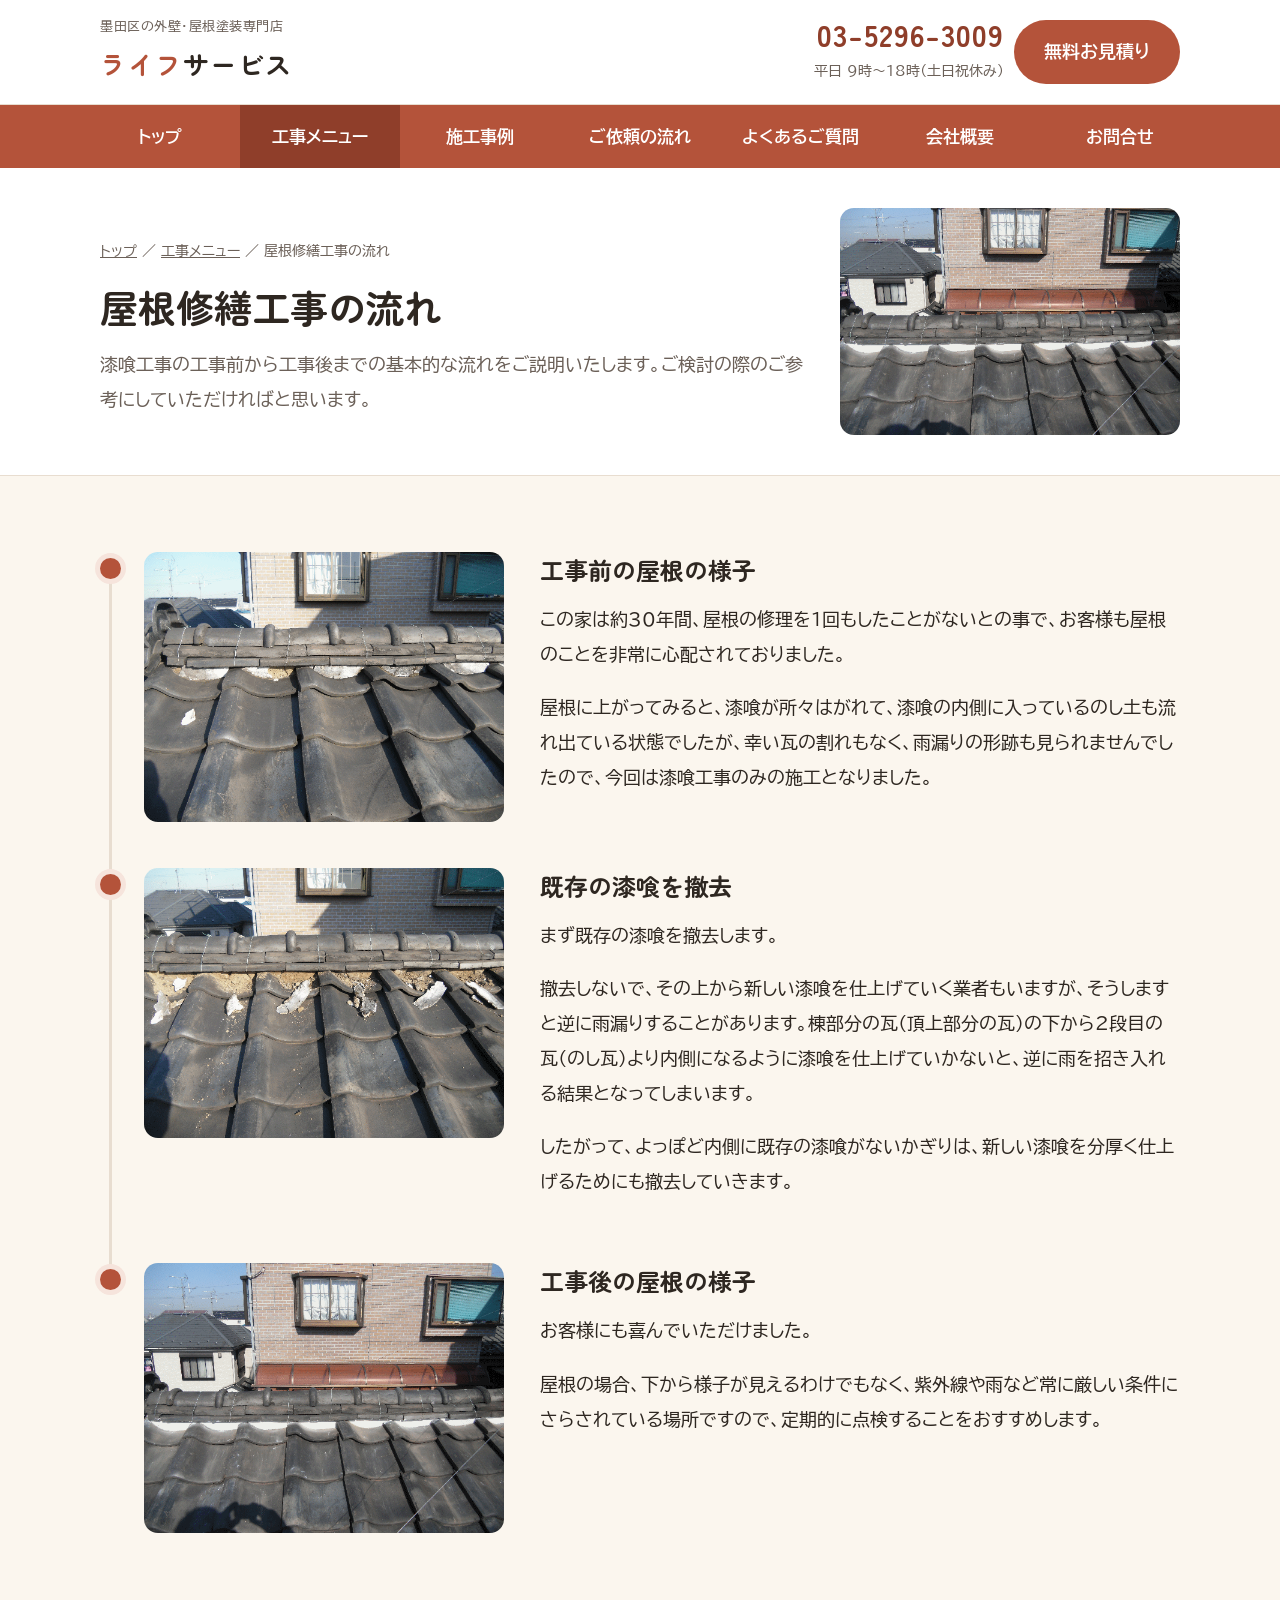
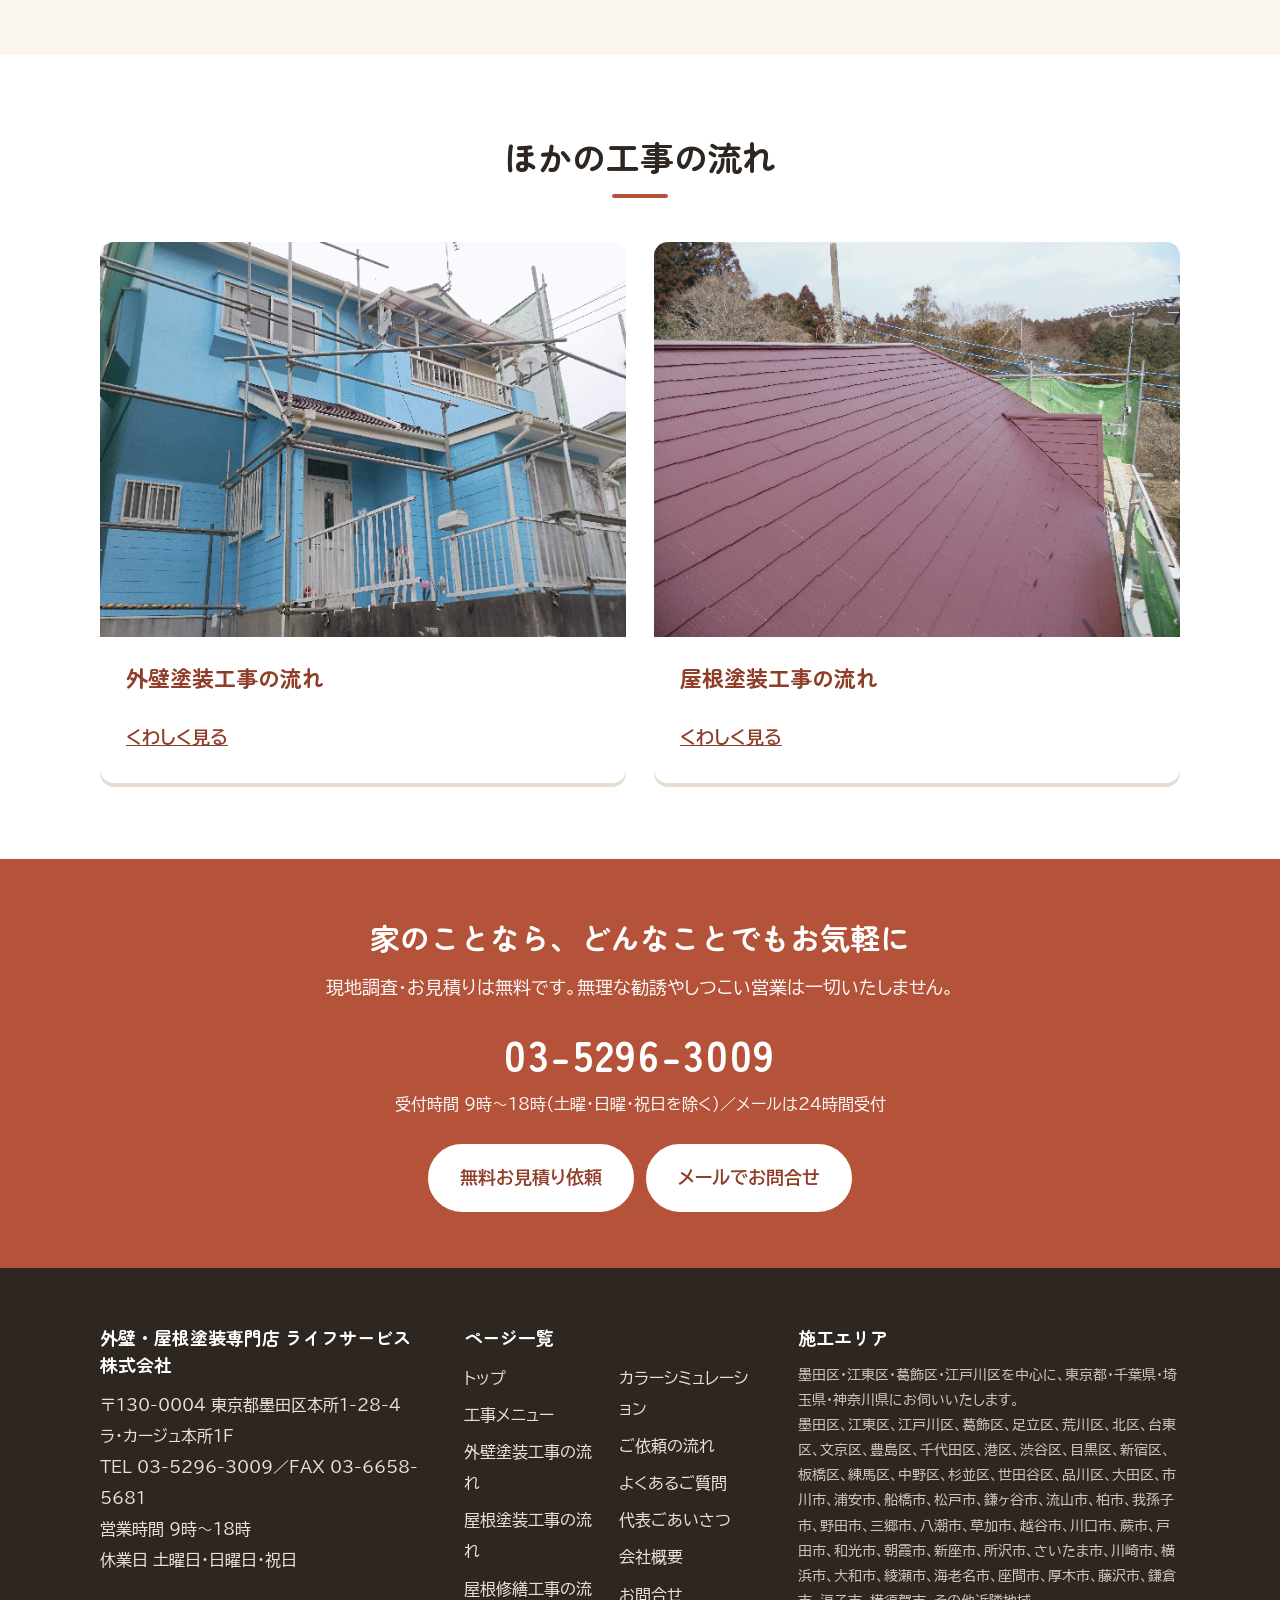
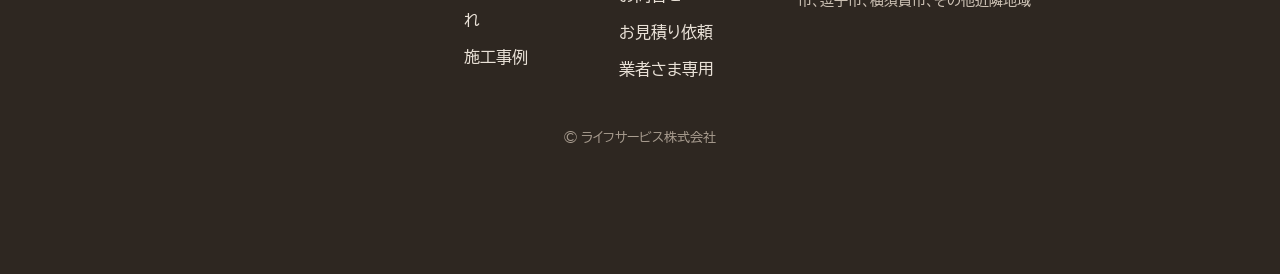
<file: flow-repair.html>
<!doctype html>
<html lang="ja">
<head>
<meta charset="utf-8">
<meta name="viewport" content="width=device-width,initial-scale=1">
<title>屋根修繕工事の流れ｜外壁・屋根塗装専門店 ライフサービス株式会社（墨田区）</title>
<meta name="description" content="瓦屋根の漆喰工事を例に、屋根修繕工事の工事前から工事後までの流れをご説明します。">
<meta name="robots" content="noindex,nofollow">
<link rel="preconnect" href="https://fonts.googleapis.com">
<link rel="preconnect" href="https://fonts.gstatic.com" crossorigin>
<link href="https://fonts.googleapis.com/css2?family=BIZ+UDPGothic:wght@400;700&family=Zen+Maru+Gothic:wght@500;700&display=swap" rel="stylesheet">
<link rel="stylesheet" href="style.css">
<script type="application/ld+json">{"@context": "https://schema.org", "@type": "HousePainter", "name": "ライフサービス株式会社", "alternateName": "外壁・屋根塗装専門店 ライフサービス", "description": "東京都墨田区の外壁・屋根塗装専門店。20年以上の経験を持つ職人が、外壁塗装・屋根塗装・屋根葺き替え・修繕・雨樋・波板などの工事を自社で丁寧に施工します。", "telephone": "+81-3-5296-3009", "faxNumber": "+81-3-6658-5681", "email": "mail@l-service.net", "founder": {"@type": "Person", "name": "足立 貴司", "jobTitle": "代表取締役"}, "address": {"@type": "PostalAddress", "postalCode": "130-0004", "addressRegion": "東京都", "addressLocality": "墨田区", "streetAddress": "本所1-28-4 ラ・カージュ本所1F", "addressCountry": "JP"}, "openingHoursSpecification": [{"@type": "OpeningHoursSpecification", "dayOfWeek": ["Monday", "Tuesday", "Wednesday", "Thursday", "Friday"], "opens": "09:00", "closes": "18:00"}], "areaServed": ["東京都墨田区", "東京都江東区", "東京都葛飾区", "東京都江戸川区", "東京都", "千葉県", "埼玉県", "神奈川県"], "paymentAccepted": "現金, クレジットカード", "makesOffer": [{"@type": "Offer", "itemOffered": {"@type": "Service", "name": "外壁塗装工事"}}, {"@type": "Offer", "itemOffered": {"@type": "Service", "name": "屋根塗装工事"}}, {"@type": "Offer", "itemOffered": {"@type": "Service", "name": "屋根葺き替え・修繕工事"}}, {"@type": "Offer", "itemOffered": {"@type": "Service", "name": "波板張り替え工事"}}, {"@type": "Offer", "itemOffered": {"@type": "Service", "name": "雨樋交換・補修工事"}}, {"@type": "Offer", "itemOffered": {"@type": "Service", "name": "外装工事"}}, {"@type": "Offer", "itemOffered": {"@type": "Service", "name": "各種リフォーム工事"}}]}</script>
</head>
<body>
<header>
  <div class="topbar"><div class="wrap">
    <a class="logo" href="index.html"><small>墨田区の外壁・屋根塗装専門店</small><strong><span>ライフ</span>サービス</strong></a>
    <div class="head-btns">
      <a class="head-tel" href="tel:0352963009"><b>03-5296-3009</b><span>平日 9時〜18時（土日祝休み）</span></a>
      <a class="btn btn-main" href="estimate.html">無料お見積り</a>
      <button class="menu-btn" type="button" aria-label="メニュー">メニュー</button>
    </div>
  </div></div>
  <nav class="gnav"><ul><li><a href="index.html">トップ</a></li><li><a href="menu.html" class="on">工事メニュー</a></li><li><a href="works.html">施工事例</a></li><li><a href="flow.html">ご依頼の流れ</a></li><li><a href="faq.html">よくあるご質問</a></li><li><a href="company.html">会社概要</a></li><li><a href="contact.html">お問合せ</a></li></ul></nav>
</header>
<main>
<div class="ptitle"><div class="wrap">
  <div><div class="crumb"><a href="index.html">トップ</a> ／ <a href="menu.html">工事メニュー</a> ／ 屋根修繕工事の流れ</div><h1>屋根修繕工事の流れ</h1><p>漆喰工事の工事前から工事後までの基本的な流れをご説明いたします。ご検討の際のご参考にしていただければと思います。</p></div>
  <div class="ph"><img src="img/4e4a9547.gif" alt="屋根修繕工事の流れ" loading="lazy" onerror="if(!this.dataset.t){this.dataset.t=1;this.src='http://www.l-service.net/_p/6059/images/pc/4e4a9547.gif'}"></div>
</div></div><section class="sec"><div class="wrap"><ol class="steps"><li><div><img src="img/e2566578.gif" alt="工事前の屋根の様子" loading="lazy" onerror="if(!this.dataset.t){this.dataset.t=1;this.src='http://www.l-service.net/_p/6059/images/pc/e2566578.gif'}"></div><div><h3>工事前の屋根の様子</h3><p>この家は約30年間、屋根の修理を1回もしたことがないとの事で、お客様も屋根のことを非常に心配されておりました。</p><p>屋根に上がってみると、漆喰が所々はがれて、漆喰の内側に入っているのし土も流れ出ている状態でしたが、幸い瓦の割れもなく、雨漏りの形跡も見られませんでしたので、今回は漆喰工事のみの施工となりました。</p></div></li><li><div><img src="img/617f75ab.gif" alt="既存の漆喰を撤去" loading="lazy" onerror="if(!this.dataset.t){this.dataset.t=1;this.src='http://www.l-service.net/_p/6059/images/pc/617f75ab.gif'}"></div><div><h3>既存の漆喰を撤去</h3><p>まず既存の漆喰を撤去します。</p><p>撤去しないで、その上から新しい漆喰を仕上げていく業者もいますが、そうしますと逆に雨漏りすることがあります。棟部分の瓦（頂上部分の瓦）の下から2段目の瓦（のし瓦）より内側になるように漆喰を仕上げていかないと、逆に雨を招き入れる結果となってしまいます。</p><p>したがって、よっぽど内側に既存の漆喰がないかぎりは、新しい漆喰を分厚く仕上げるためにも撤去していきます。</p></div></li><li><div><img src="img/4ef35050.gif" alt="工事後の屋根の様子" loading="lazy" onerror="if(!this.dataset.t){this.dataset.t=1;this.src='http://www.l-service.net/_p/6059/images/pc/4ef35050.gif'}"></div><div><h3>工事後の屋根の様子</h3><p>お客様にも喜んでいただけました。</p><p>屋根の場合、下から様子が見えるわけでもなく、紫外線や雨など常に厳しい条件にさらされている場所ですので、定期的に点検することをおすすめします。</p></div></li></ol></div></section><section class="sec alt"><div class="wrap"><div class="sec-head"><h2>ほかの工事の流れ</h2></div><div class="cards" style="grid-template-columns:repeat(2,1fr)"><div class="card"><div class="ph"><img src="img/8c93b53b.gif" alt="外壁塗装工事の流れ" loading="lazy" onerror="if(!this.dataset.t){this.dataset.t=1;this.src='http://www.l-service.net/_p/6059/images/pc/8c93b53b.gif'}"></div><div class="body"><h3>外壁塗装工事の流れ</h3><a class="more" href="flow-wall.html">くわしく見る</a></div></div><div class="card"><div class="ph"><img src="img/42c69edc.gif" alt="屋根塗装工事の流れ" loading="lazy" onerror="if(!this.dataset.t){this.dataset.t=1;this.src='http://www.l-service.net/_p/6059/images/pc/42c69edc.gif'}"></div><div class="body"><h3>屋根塗装工事の流れ</h3><a class="more" href="flow-roof.html">くわしく見る</a></div></div></div></div></section>
</main>
<div class="cta-band">
  <div class="wrap">
    <h2>家のことなら、どんなことでもお気軽に</h2>
    <p>現地調査・お見積りは無料です。無理な勧誘やしつこい営業は一切いたしません。</p>
    <a class="tel" href="tel:0352963009">03-5296-3009</a>
    <p class="hours">受付時間 9時〜18時（土曜・日曜・祝日を除く）／メールは24時間受付</p>
    <div class="cta-row" style="justify-content:center">
      <a class="btn btn-line" href="estimate.html">無料お見積り依頼</a>
      <a class="btn btn-line" href="contact.html">メールでお問合せ</a>
    </div>
  </div>
</div>
<footer>
  <div class="wrap">
    <div class="fgrid">
      <div>
        <h4>外壁・屋根塗装専門店 ライフサービス株式会社</h4>
        <p>〒130-0004 東京都墨田区本所1-28-4 ラ・カージュ本所1F<br>TEL 03-5296-3009／FAX 03-6658-5681<br>営業時間 9時〜18時<br>休業日 土曜日・日曜日・祝日</p>
      </div>
      <div>
        <h4>ページ一覧</h4>
        <ul>
          <li><a href="index.html">トップ</a></li>
          <li><a href="menu.html">工事メニュー</a></li>
          <li><a href="flow-wall.html">外壁塗装工事の流れ</a></li>
          <li><a href="flow-roof.html">屋根塗装工事の流れ</a></li>
          <li><a href="flow-repair.html">屋根修繕工事の流れ</a></li>
          <li><a href="works.html">施工事例</a></li>
          <li><a href="color.html">カラーシミュレーション</a></li>
          <li><a href="flow.html">ご依頼の流れ</a></li>
          <li><a href="faq.html">よくあるご質問</a></li>
          <li><a href="greeting.html">代表ごあいさつ</a></li>
          <li><a href="company.html">会社概要</a></li>
          <li><a href="contact.html">お問合せ</a></li>
          <li><a href="estimate.html">お見積り依頼</a></li>
          <li><a href="partner.html">業者さま専用</a></li>
        </ul>
      </div>
      <div>
        <h4>施工エリア</h4>
        <p class="area">墨田区・江東区・葛飾区・江戸川区を中心に、東京都・千葉県・埼玉県・神奈川県にお伺いいたします。<br>墨田区、江東区、江戸川区、葛飾区、足立区、荒川区、北区、台東区、文京区、豊島区、千代田区、港区、渋谷区、目黒区、新宿区、板橋区、練馬区、中野区、杉並区、世田谷区、品川区、大田区、市川市、浦安市、船橋市、松戸市、鎌ヶ谷市、流山市、柏市、我孫子市、野田市、三郷市、八潮市、草加市、越谷市、川口市、蕨市、戸田市、和光市、朝霞市、新座市、所沢市、さいたま市、川崎市、横浜市、大和市、綾瀬市、海老名市、座間市、厚木市、藤沢市、鎌倉市、逗子市、横須賀市、その他近隣地域</p>
      </div>
    </div>
    <p class="copy">&copy; ライフサービス株式会社</p>
  </div>
</footer>
<div class="sp-bar"><a class="t" href="tel:0352963009">電話する</a><a class="m" href="estimate.html">無料お見積り</a></div>
<script src="main.js"></script>
<!-- Cloudflare Web Analytics --><script defer src='https://static.cloudflareinsights.com/beacon.min.js' data-cf-beacon='{"token": "66a2b055c38a48da9c19547b0177c091"}'></script><!-- End Cloudflare Web Analytics -->
</body>
</html>
</file>
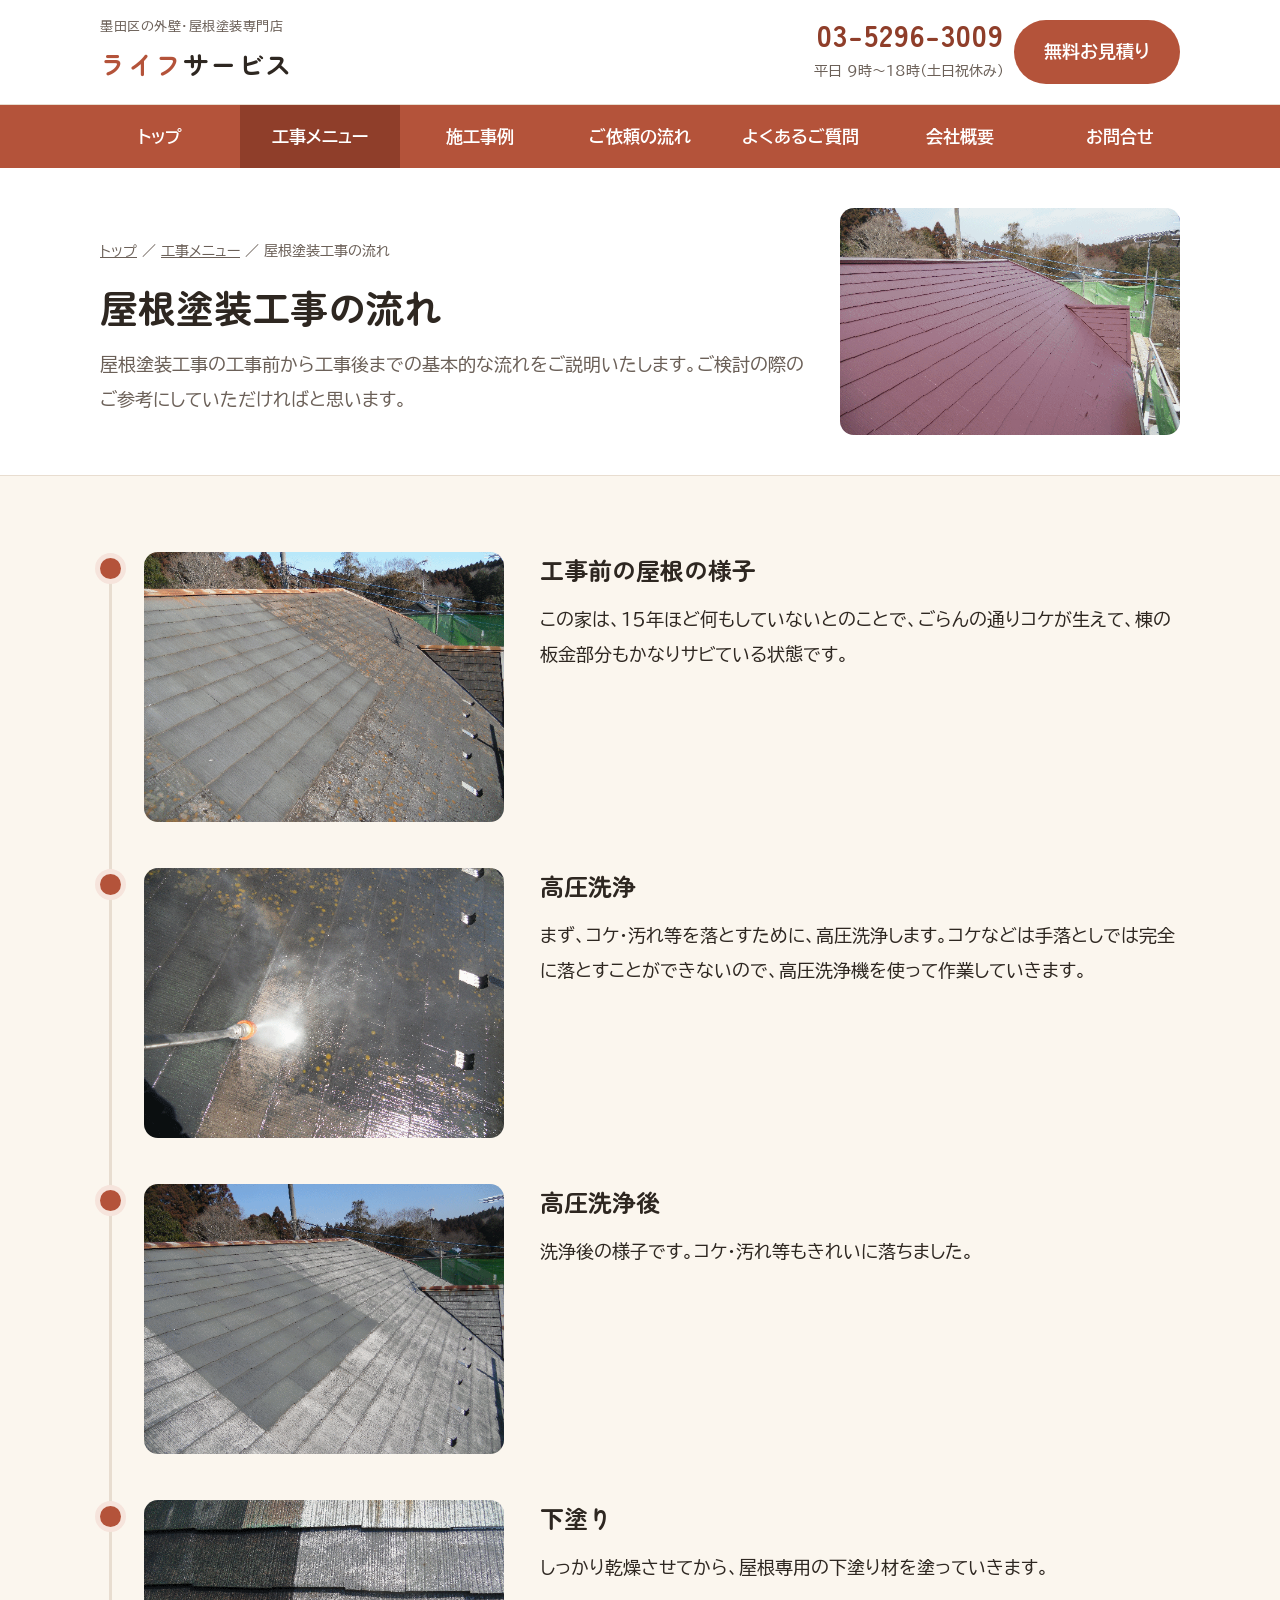
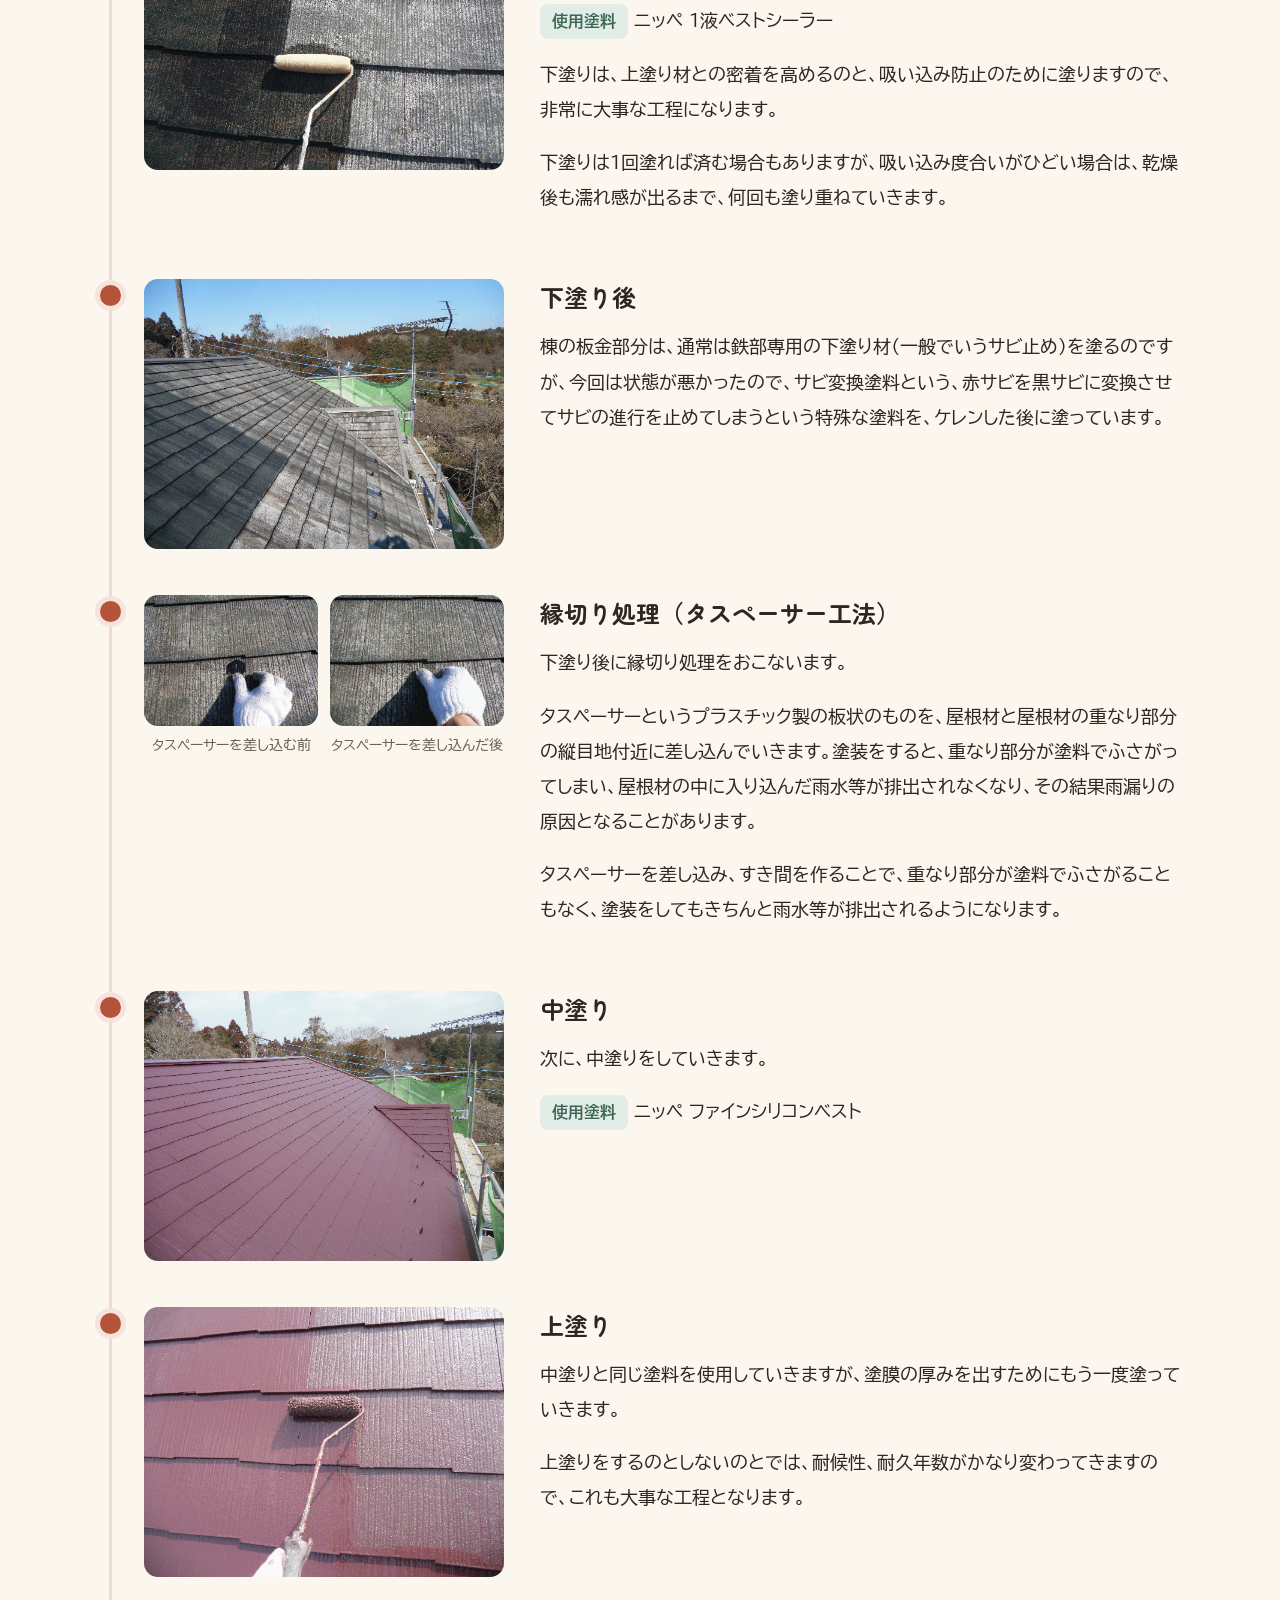
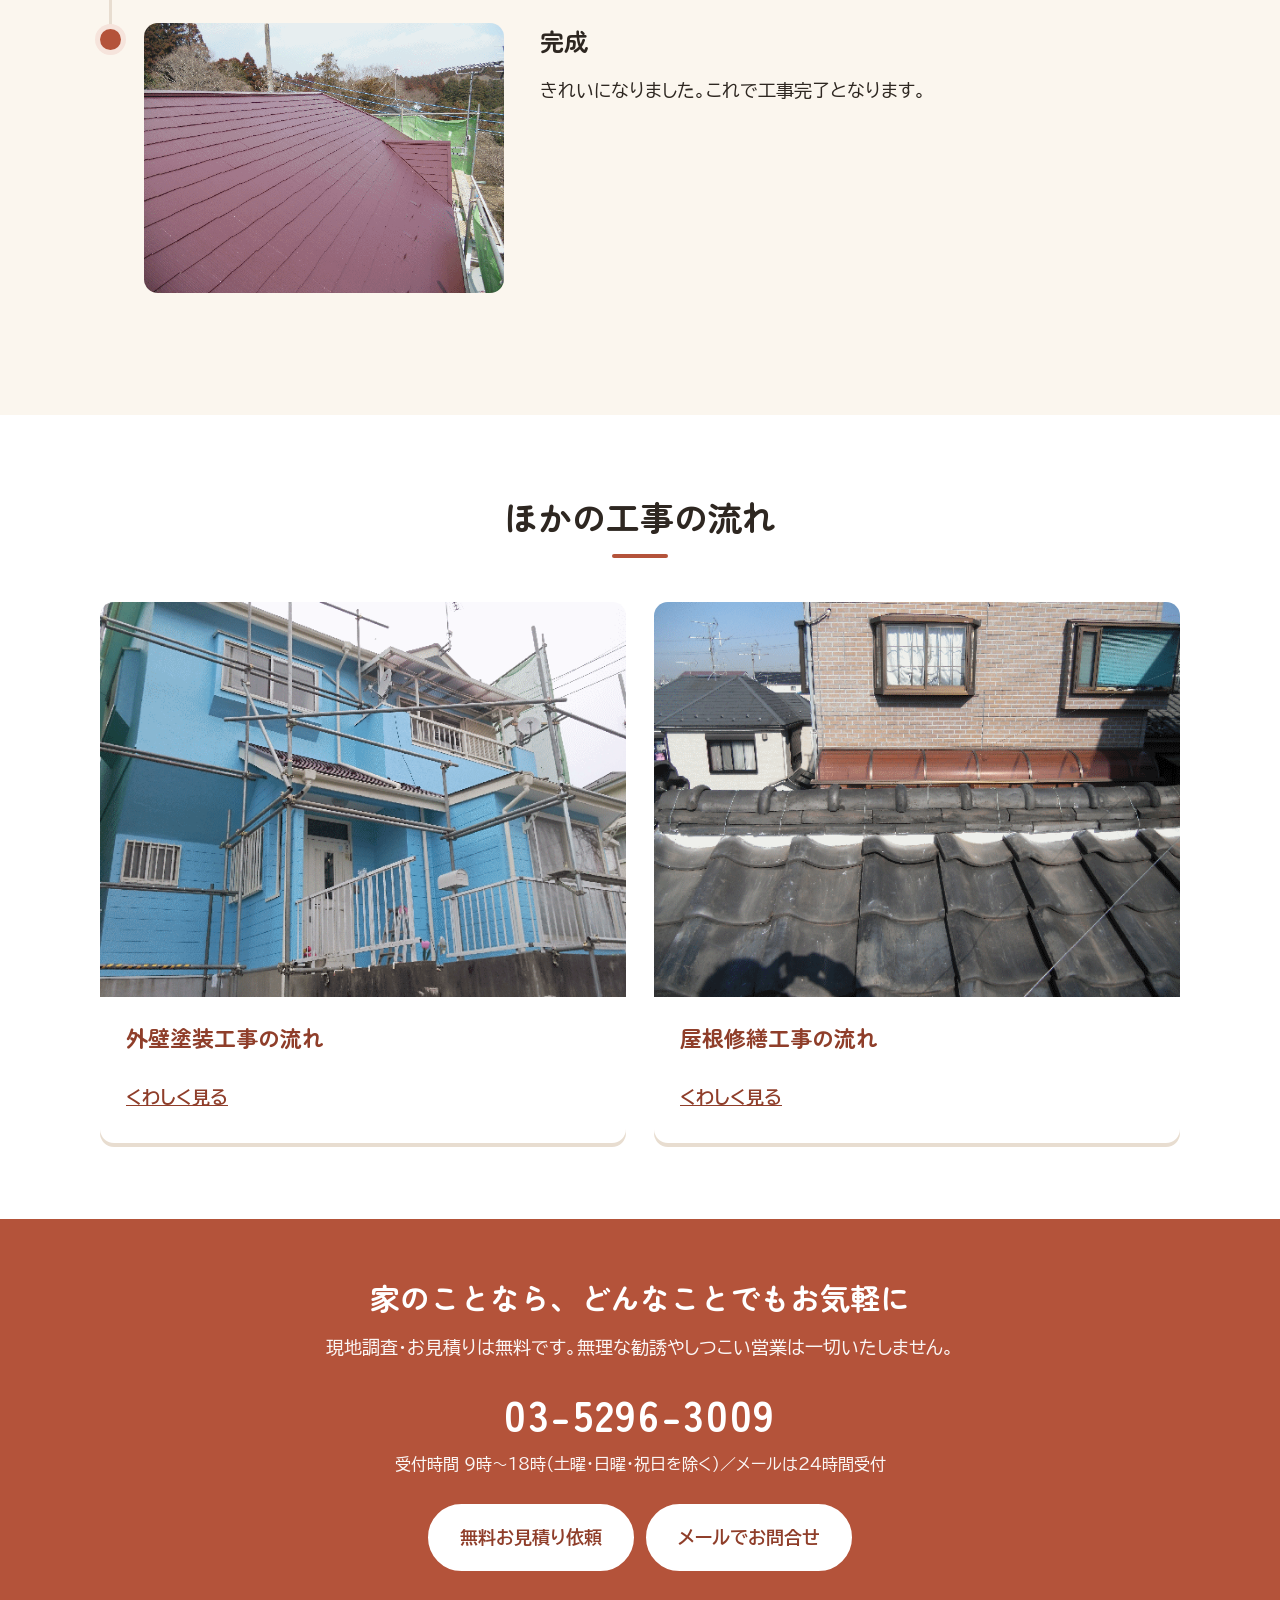
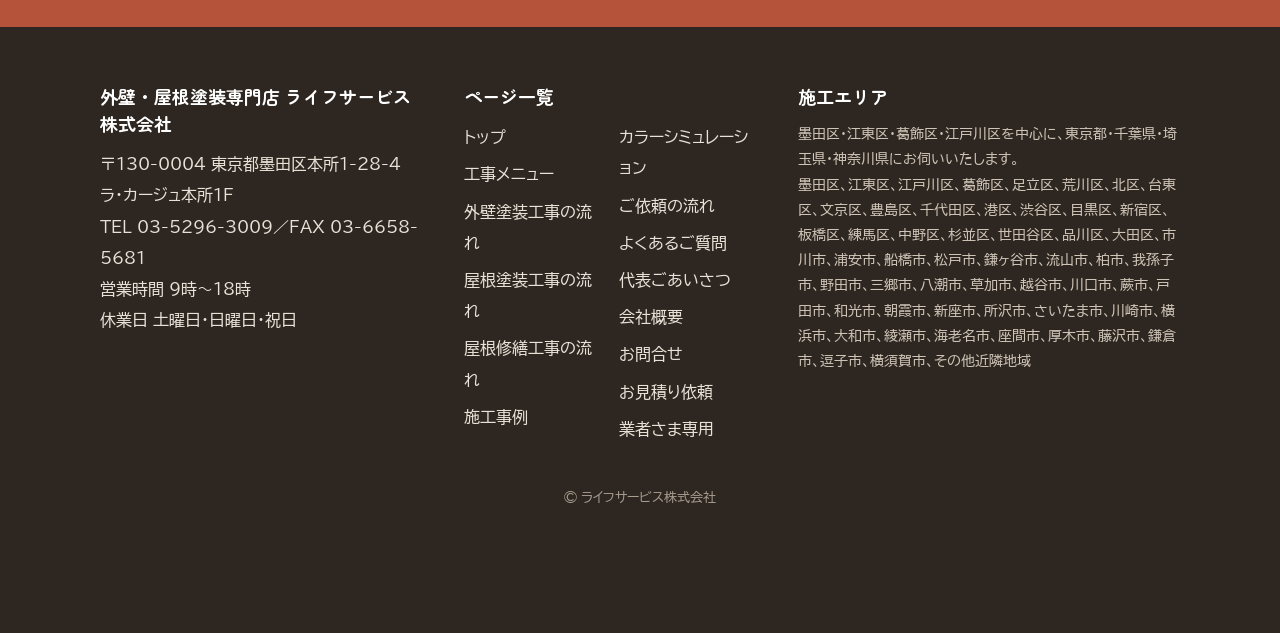
<file: flow-roof.html>
<!doctype html>
<html lang="ja">
<head>
<meta charset="utf-8">
<meta name="viewport" content="width=device-width,initial-scale=1">
<title>屋根塗装工事の流れ｜外壁・屋根塗装専門店 ライフサービス株式会社（墨田区）</title>
<meta name="description" content="屋根塗装工事の工事前から工事後までの基本的な流れを、写真と使用塗料つきでご説明します。">
<meta name="robots" content="noindex,nofollow">
<link rel="preconnect" href="https://fonts.googleapis.com">
<link rel="preconnect" href="https://fonts.gstatic.com" crossorigin>
<link href="https://fonts.googleapis.com/css2?family=BIZ+UDPGothic:wght@400;700&family=Zen+Maru+Gothic:wght@500;700&display=swap" rel="stylesheet">
<link rel="stylesheet" href="style.css">
<script type="application/ld+json">{"@context": "https://schema.org", "@type": "HousePainter", "name": "ライフサービス株式会社", "alternateName": "外壁・屋根塗装専門店 ライフサービス", "description": "東京都墨田区の外壁・屋根塗装専門店。20年以上の経験を持つ職人が、外壁塗装・屋根塗装・屋根葺き替え・修繕・雨樋・波板などの工事を自社で丁寧に施工します。", "telephone": "+81-3-5296-3009", "faxNumber": "+81-3-6658-5681", "email": "mail@l-service.net", "founder": {"@type": "Person", "name": "足立 貴司", "jobTitle": "代表取締役"}, "address": {"@type": "PostalAddress", "postalCode": "130-0004", "addressRegion": "東京都", "addressLocality": "墨田区", "streetAddress": "本所1-28-4 ラ・カージュ本所1F", "addressCountry": "JP"}, "openingHoursSpecification": [{"@type": "OpeningHoursSpecification", "dayOfWeek": ["Monday", "Tuesday", "Wednesday", "Thursday", "Friday"], "opens": "09:00", "closes": "18:00"}], "areaServed": ["東京都墨田区", "東京都江東区", "東京都葛飾区", "東京都江戸川区", "東京都", "千葉県", "埼玉県", "神奈川県"], "paymentAccepted": "現金, クレジットカード", "makesOffer": [{"@type": "Offer", "itemOffered": {"@type": "Service", "name": "外壁塗装工事"}}, {"@type": "Offer", "itemOffered": {"@type": "Service", "name": "屋根塗装工事"}}, {"@type": "Offer", "itemOffered": {"@type": "Service", "name": "屋根葺き替え・修繕工事"}}, {"@type": "Offer", "itemOffered": {"@type": "Service", "name": "波板張り替え工事"}}, {"@type": "Offer", "itemOffered": {"@type": "Service", "name": "雨樋交換・補修工事"}}, {"@type": "Offer", "itemOffered": {"@type": "Service", "name": "外装工事"}}, {"@type": "Offer", "itemOffered": {"@type": "Service", "name": "各種リフォーム工事"}}]}</script>
</head>
<body>
<header>
  <div class="topbar"><div class="wrap">
    <a class="logo" href="index.html"><small>墨田区の外壁・屋根塗装専門店</small><strong><span>ライフ</span>サービス</strong></a>
    <div class="head-btns">
      <a class="head-tel" href="tel:0352963009"><b>03-5296-3009</b><span>平日 9時〜18時（土日祝休み）</span></a>
      <a class="btn btn-main" href="estimate.html">無料お見積り</a>
      <button class="menu-btn" type="button" aria-label="メニュー">メニュー</button>
    </div>
  </div></div>
  <nav class="gnav"><ul><li><a href="index.html">トップ</a></li><li><a href="menu.html" class="on">工事メニュー</a></li><li><a href="works.html">施工事例</a></li><li><a href="flow.html">ご依頼の流れ</a></li><li><a href="faq.html">よくあるご質問</a></li><li><a href="company.html">会社概要</a></li><li><a href="contact.html">お問合せ</a></li></ul></nav>
</header>
<main>
<div class="ptitle"><div class="wrap">
  <div><div class="crumb"><a href="index.html">トップ</a> ／ <a href="menu.html">工事メニュー</a> ／ 屋根塗装工事の流れ</div><h1>屋根塗装工事の流れ</h1><p>屋根塗装工事の工事前から工事後までの基本的な流れをご説明いたします。ご検討の際のご参考にしていただければと思います。</p></div>
  <div class="ph"><img src="img/ca01b5c4.gif" alt="屋根塗装工事の流れ" loading="lazy" onerror="if(!this.dataset.t){this.dataset.t=1;this.src='http://www.l-service.net/_p/6059/images/pc/ca01b5c4.gif'}"></div>
</div></div><section class="sec"><div class="wrap"><ol class="steps"><li><div><img src="img/cc5c05a3.gif" alt="工事前の屋根の様子" loading="lazy" onerror="if(!this.dataset.t){this.dataset.t=1;this.src='http://www.l-service.net/_p/6059/images/pc/cc5c05a3.gif'}"></div><div><h3>工事前の屋根の様子</h3><p>この家は、15年ほど何もしていないとのことで、ごらんの通りコケが生えて、棟の板金部分もかなりサビている状態です。</p></div></li><li><div><img src="img/b79ba8bb.gif" alt="高圧洗浄" loading="lazy" onerror="if(!this.dataset.t){this.dataset.t=1;this.src='http://www.l-service.net/_p/6059/images/pc/b79ba8bb.gif'}"></div><div><h3>高圧洗浄</h3><p>まず、コケ・汚れ等を落とすために、高圧洗浄します。コケなどは手落としでは完全に落とすことができないので、高圧洗浄機を使って作業していきます。</p></div></li><li><div><img src="img/d34b8139.gif" alt="高圧洗浄後" loading="lazy" onerror="if(!this.dataset.t){this.dataset.t=1;this.src='http://www.l-service.net/_p/6059/images/pc/d34b8139.gif'}"></div><div><h3>高圧洗浄後</h3><p>洗浄後の様子です。コケ・汚れ等もきれいに落ちました。</p></div></li><li><div><img src="img/2c800164.gif" alt="下塗り" loading="lazy" onerror="if(!this.dataset.t){this.dataset.t=1;this.src='http://www.l-service.net/_p/6059/images/pc/2c800164.gif'}"></div><div><h3>下塗り</h3><p>しっかり乾燥させてから、屋根専用の下塗り材を塗っていきます。</p><p><span class="paint-tag">使用塗料</span> ニッペ 1液ベストシーラー</p><p>下塗りは、上塗り材との密着を高めるのと、吸い込み防止のために塗りますので、非常に大事な工程になります。</p><p>下塗りは1回塗れば済む場合もありますが、吸い込み度合いがひどい場合は、乾燥後も濡れ感が出るまで、何回も塗り重ねていきます。</p></div></li><li><div><img src="img/4dabcb48.gif" alt="下塗り後" loading="lazy" onerror="if(!this.dataset.t){this.dataset.t=1;this.src='http://www.l-service.net/_p/6059/images/pc/4dabcb48.gif'}"></div><div><h3>下塗り後</h3><p>棟の板金部分は、通常は鉄部専用の下塗り材（一般でいうサビ止め）を塗るのですが、今回は状態が悪かったので、サビ変換塗料という、赤サビを黒サビに変換させてサビの進行を止めてしまうという特殊な塗料を、ケレンした後に塗っています。</p></div></li><li><div><div class="pair"><figure><img src="img/d144cb9b.gif" alt="縁切り処理（タスペーサー工法）" loading="lazy" onerror="if(!this.dataset.t){this.dataset.t=1;this.src='http://www.l-service.net/_p/6059/images/pc/d144cb9b.gif'}"><figcaption>タスペーサーを差し込む前</figcaption></figure><figure><img src="img/1b507e6b.gif" alt="縁切り処理（タスペーサー工法）" loading="lazy" onerror="if(!this.dataset.t){this.dataset.t=1;this.src='http://www.l-service.net/_p/6059/images/pc/1b507e6b.gif'}"><figcaption>タスペーサーを差し込んだ後</figcaption></figure></div></div><div><h3>縁切り処理（タスペーサー工法）</h3><p>下塗り後に縁切り処理をおこないます。</p><p>タスペーサーというプラスチック製の板状のものを、屋根材と屋根材の重なり部分の縦目地付近に差し込んでいきます。塗装をすると、重なり部分が塗料でふさがってしまい、屋根材の中に入り込んだ雨水等が排出されなくなり、その結果雨漏りの原因となることがあります。</p><p>タスペーサーを差し込み、すき間を作ることで、重なり部分が塗料でふさがることもなく、塗装をしてもきちんと雨水等が排出されるようになります。</p></div></li><li><div><img src="img/bd16a199.gif" alt="中塗り" loading="lazy" onerror="if(!this.dataset.t){this.dataset.t=1;this.src='http://www.l-service.net/_p/6059/images/pc/bd16a199.gif'}"></div><div><h3>中塗り</h3><p>次に、中塗りをしていきます。</p><p><span class="paint-tag">使用塗料</span> ニッペ ファインシリコンベスト</p></div></li><li><div><img src="img/39066650.gif" alt="上塗り" loading="lazy" onerror="if(!this.dataset.t){this.dataset.t=1;this.src='http://www.l-service.net/_p/6059/images/pc/39066650.gif'}"></div><div><h3>上塗り</h3><p>中塗りと同じ塗料を使用していきますが、塗膜の厚みを出すためにもう一度塗っていきます。</p><p>上塗りをするのとしないのとでは、耐候性、耐久年数がかなり変わってきますので、これも大事な工程となります。</p></div></li><li><div><img src="img/1cf290c0.gif" alt="完成" loading="lazy" onerror="if(!this.dataset.t){this.dataset.t=1;this.src='http://www.l-service.net/_p/6059/images/pc/1cf290c0.gif'}"></div><div><h3>完成</h3><p>きれいになりました。これで工事完了となります。</p></div></li></ol></div></section><section class="sec alt"><div class="wrap"><div class="sec-head"><h2>ほかの工事の流れ</h2></div><div class="cards" style="grid-template-columns:repeat(2,1fr)"><div class="card"><div class="ph"><img src="img/8c93b53b.gif" alt="外壁塗装工事の流れ" loading="lazy" onerror="if(!this.dataset.t){this.dataset.t=1;this.src='http://www.l-service.net/_p/6059/images/pc/8c93b53b.gif'}"></div><div class="body"><h3>外壁塗装工事の流れ</h3><a class="more" href="flow-wall.html">くわしく見る</a></div></div><div class="card"><div class="ph"><img src="img/ec52f445.gif" alt="屋根修繕工事の流れ" loading="lazy" onerror="if(!this.dataset.t){this.dataset.t=1;this.src='http://www.l-service.net/_p/6059/images/pc/ec52f445.gif'}"></div><div class="body"><h3>屋根修繕工事の流れ</h3><a class="more" href="flow-repair.html">くわしく見る</a></div></div></div></div></section>
</main>
<div class="cta-band">
  <div class="wrap">
    <h2>家のことなら、どんなことでもお気軽に</h2>
    <p>現地調査・お見積りは無料です。無理な勧誘やしつこい営業は一切いたしません。</p>
    <a class="tel" href="tel:0352963009">03-5296-3009</a>
    <p class="hours">受付時間 9時〜18時（土曜・日曜・祝日を除く）／メールは24時間受付</p>
    <div class="cta-row" style="justify-content:center">
      <a class="btn btn-line" href="estimate.html">無料お見積り依頼</a>
      <a class="btn btn-line" href="contact.html">メールでお問合せ</a>
    </div>
  </div>
</div>
<footer>
  <div class="wrap">
    <div class="fgrid">
      <div>
        <h4>外壁・屋根塗装専門店 ライフサービス株式会社</h4>
        <p>〒130-0004 東京都墨田区本所1-28-4 ラ・カージュ本所1F<br>TEL 03-5296-3009／FAX 03-6658-5681<br>営業時間 9時〜18時<br>休業日 土曜日・日曜日・祝日</p>
      </div>
      <div>
        <h4>ページ一覧</h4>
        <ul>
          <li><a href="index.html">トップ</a></li>
          <li><a href="menu.html">工事メニュー</a></li>
          <li><a href="flow-wall.html">外壁塗装工事の流れ</a></li>
          <li><a href="flow-roof.html">屋根塗装工事の流れ</a></li>
          <li><a href="flow-repair.html">屋根修繕工事の流れ</a></li>
          <li><a href="works.html">施工事例</a></li>
          <li><a href="color.html">カラーシミュレーション</a></li>
          <li><a href="flow.html">ご依頼の流れ</a></li>
          <li><a href="faq.html">よくあるご質問</a></li>
          <li><a href="greeting.html">代表ごあいさつ</a></li>
          <li><a href="company.html">会社概要</a></li>
          <li><a href="contact.html">お問合せ</a></li>
          <li><a href="estimate.html">お見積り依頼</a></li>
          <li><a href="partner.html">業者さま専用</a></li>
        </ul>
      </div>
      <div>
        <h4>施工エリア</h4>
        <p class="area">墨田区・江東区・葛飾区・江戸川区を中心に、東京都・千葉県・埼玉県・神奈川県にお伺いいたします。<br>墨田区、江東区、江戸川区、葛飾区、足立区、荒川区、北区、台東区、文京区、豊島区、千代田区、港区、渋谷区、目黒区、新宿区、板橋区、練馬区、中野区、杉並区、世田谷区、品川区、大田区、市川市、浦安市、船橋市、松戸市、鎌ヶ谷市、流山市、柏市、我孫子市、野田市、三郷市、八潮市、草加市、越谷市、川口市、蕨市、戸田市、和光市、朝霞市、新座市、所沢市、さいたま市、川崎市、横浜市、大和市、綾瀬市、海老名市、座間市、厚木市、藤沢市、鎌倉市、逗子市、横須賀市、その他近隣地域</p>
      </div>
    </div>
    <p class="copy">&copy; ライフサービス株式会社</p>
  </div>
</footer>
<div class="sp-bar"><a class="t" href="tel:0352963009">電話する</a><a class="m" href="estimate.html">無料お見積り</a></div>
<script src="main.js"></script>
<!-- Cloudflare Web Analytics --><script defer src='https://static.cloudflareinsights.com/beacon.min.js' data-cf-beacon='{"token": "66a2b055c38a48da9c19547b0177c091"}'></script><!-- End Cloudflare Web Analytics -->
</body>
</html>
</file>
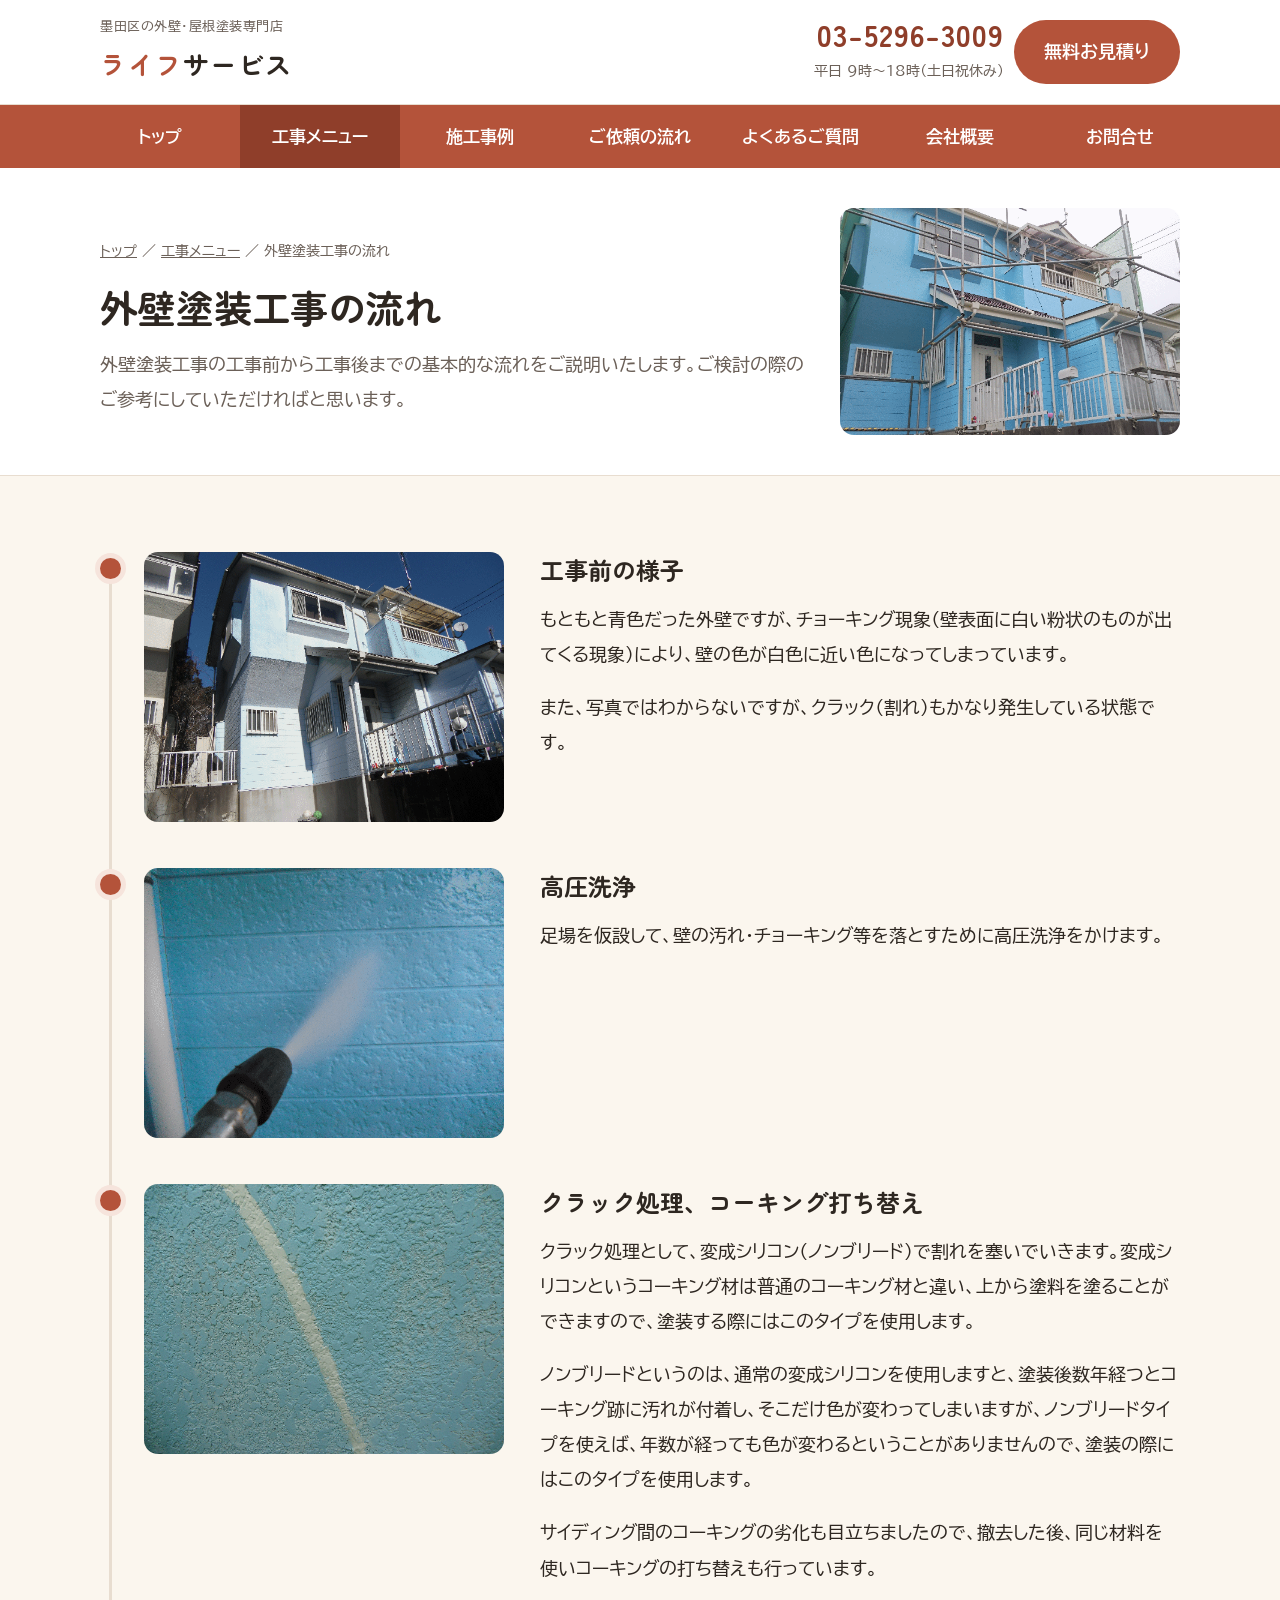
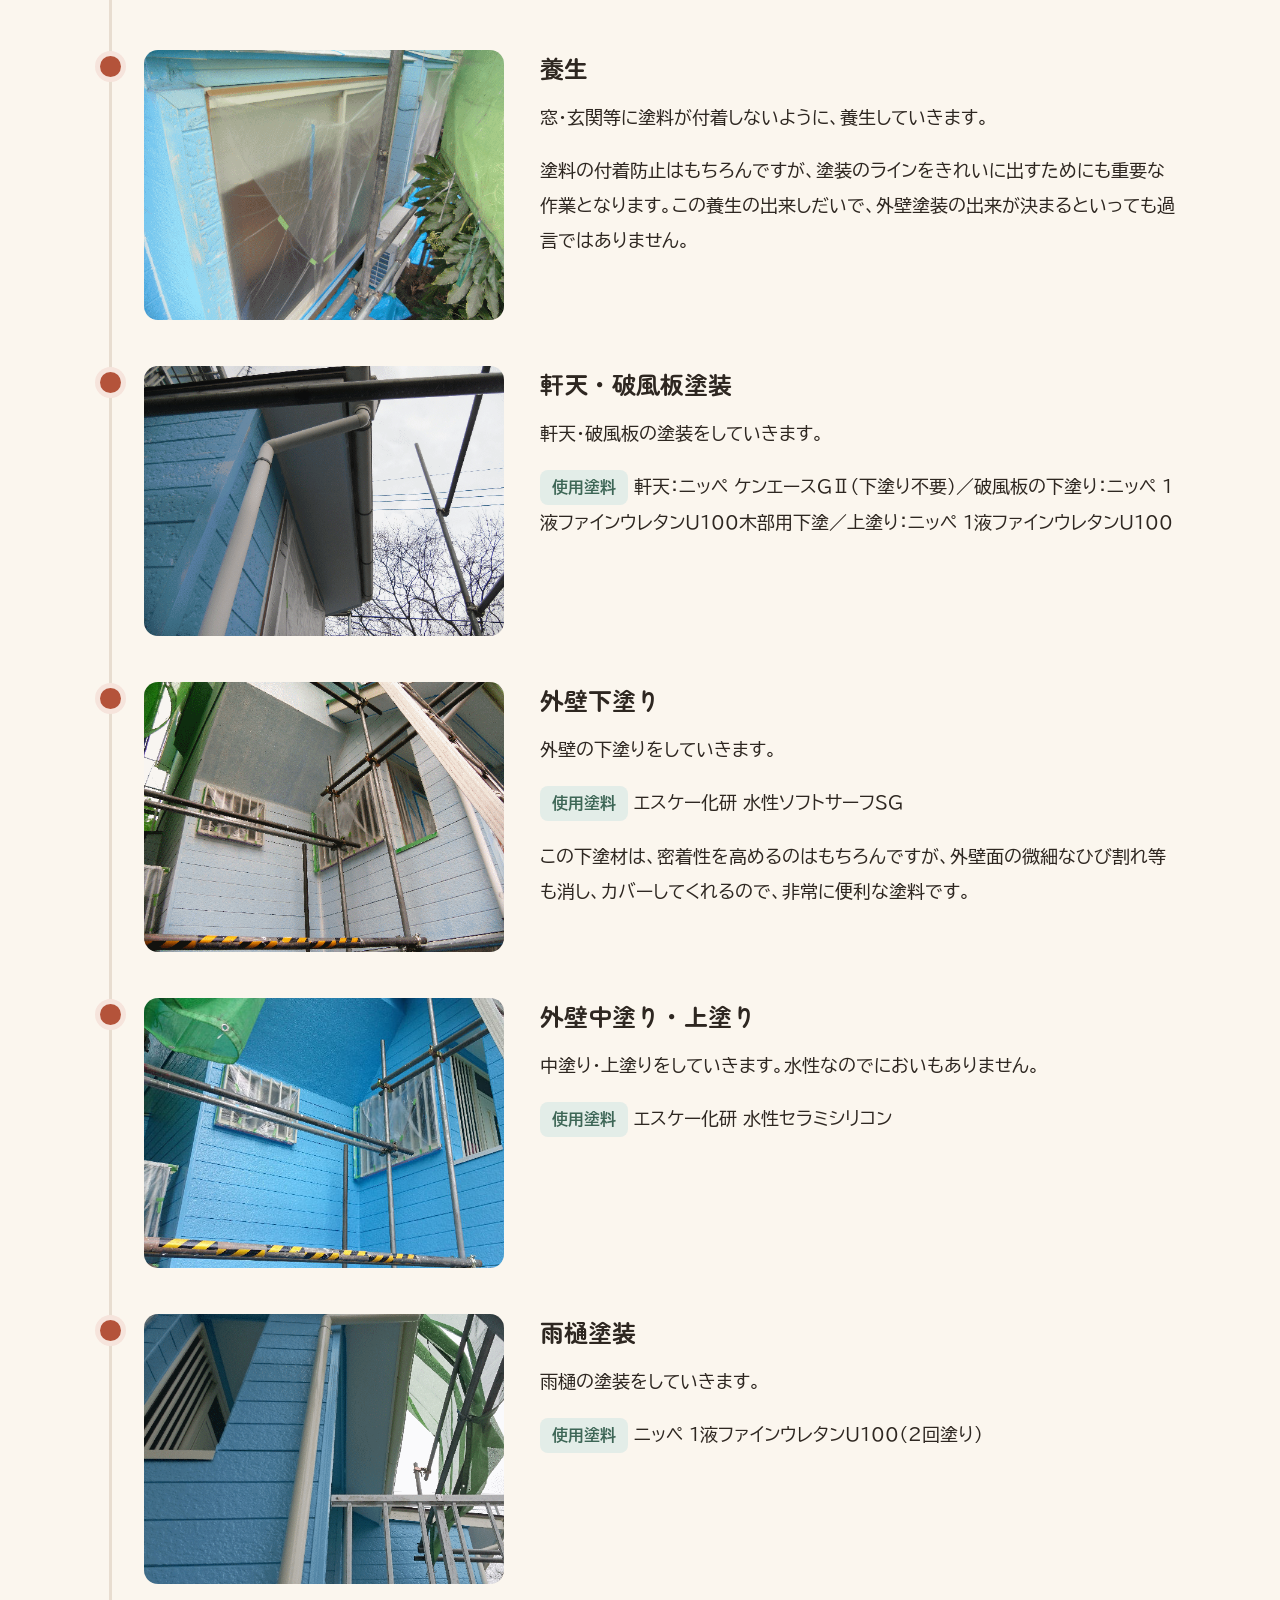
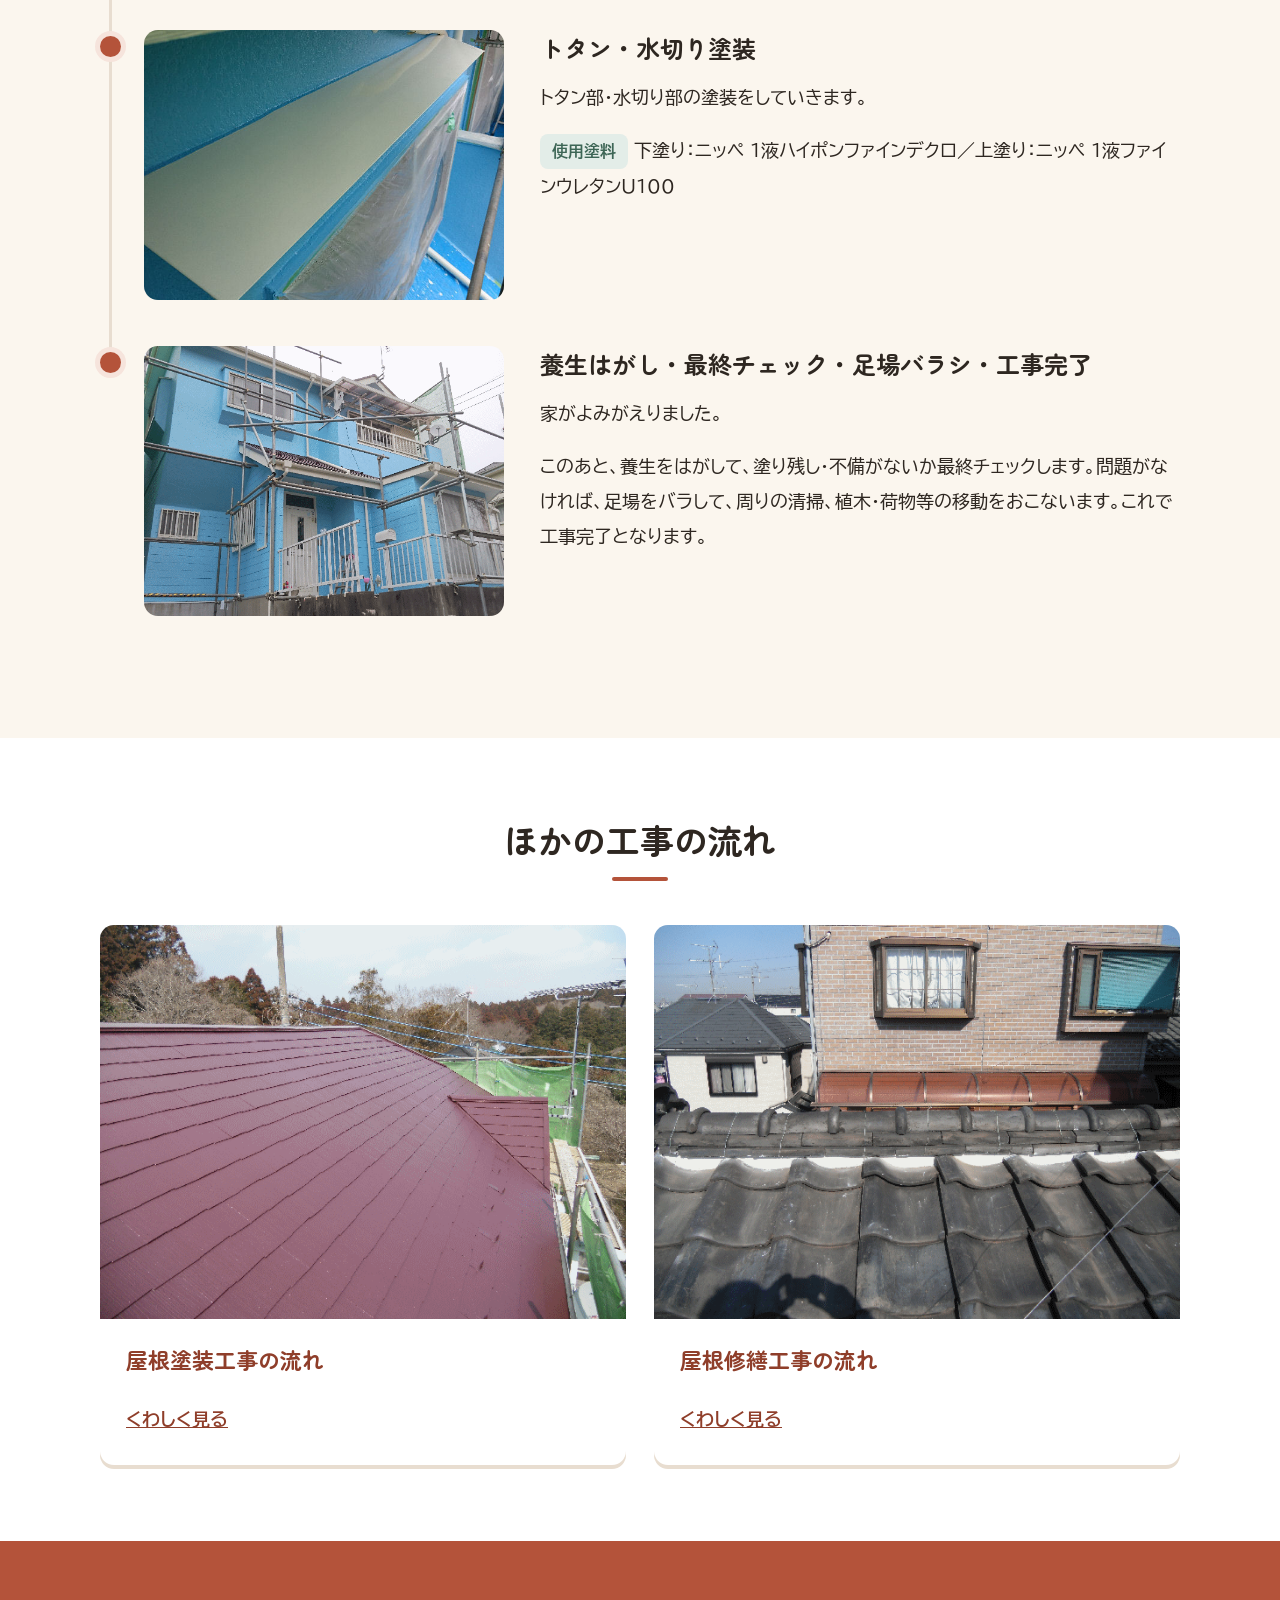
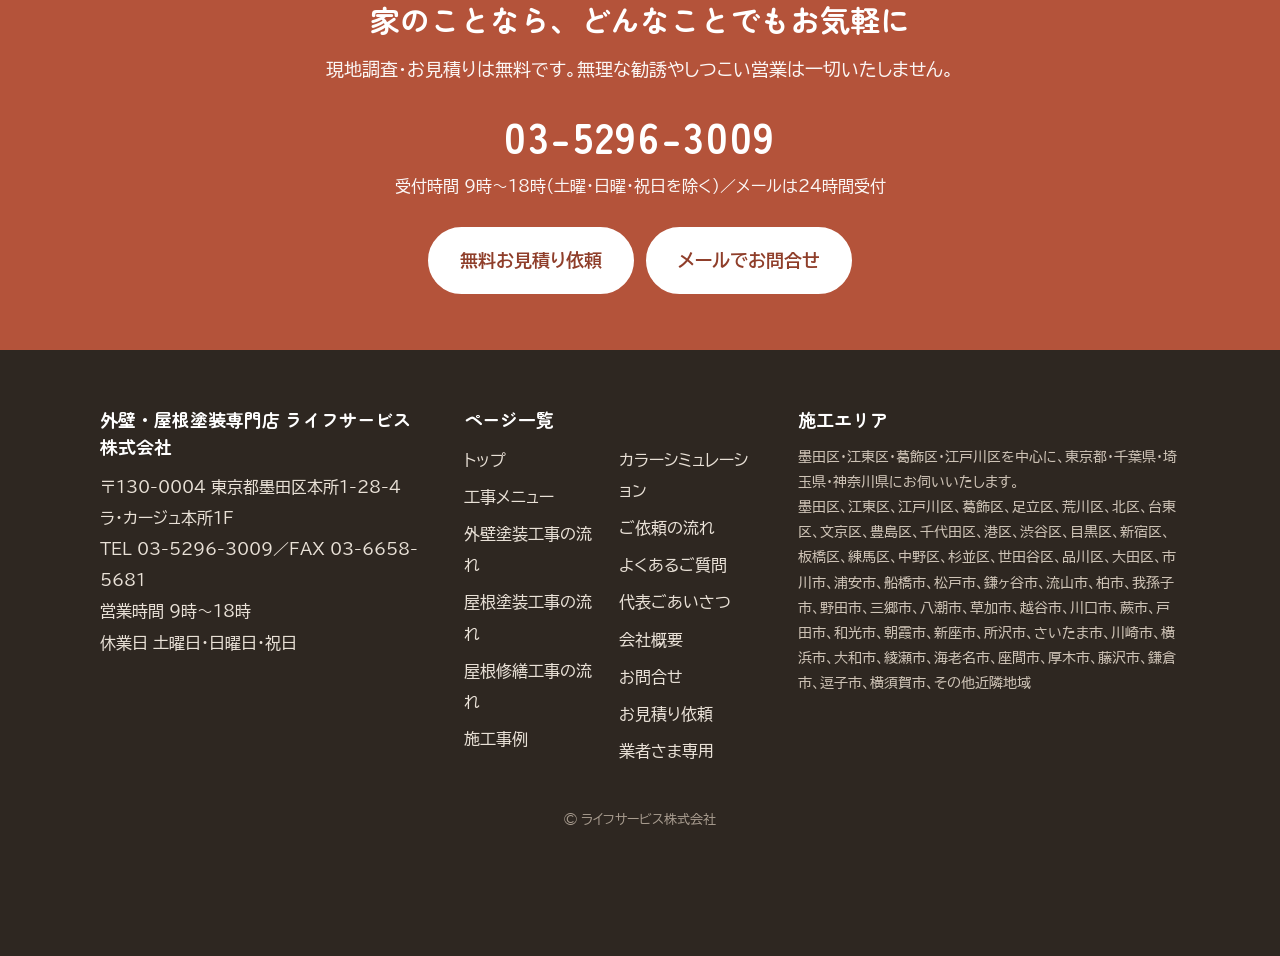
<file: flow-wall.html>
<!doctype html>
<html lang="ja">
<head>
<meta charset="utf-8">
<meta name="viewport" content="width=device-width,initial-scale=1">
<title>外壁塗装工事の流れ｜外壁・屋根塗装専門店 ライフサービス株式会社（墨田区）</title>
<meta name="description" content="外壁塗装工事の工事前から工事後までの基本的な流れを、写真と使用塗料つきでご説明します。">
<meta name="robots" content="noindex,nofollow">
<link rel="preconnect" href="https://fonts.googleapis.com">
<link rel="preconnect" href="https://fonts.gstatic.com" crossorigin>
<link href="https://fonts.googleapis.com/css2?family=BIZ+UDPGothic:wght@400;700&family=Zen+Maru+Gothic:wght@500;700&display=swap" rel="stylesheet">
<link rel="stylesheet" href="style.css">
<script type="application/ld+json">{"@context": "https://schema.org", "@type": "HousePainter", "name": "ライフサービス株式会社", "alternateName": "外壁・屋根塗装専門店 ライフサービス", "description": "東京都墨田区の外壁・屋根塗装専門店。20年以上の経験を持つ職人が、外壁塗装・屋根塗装・屋根葺き替え・修繕・雨樋・波板などの工事を自社で丁寧に施工します。", "telephone": "+81-3-5296-3009", "faxNumber": "+81-3-6658-5681", "email": "mail@l-service.net", "founder": {"@type": "Person", "name": "足立 貴司", "jobTitle": "代表取締役"}, "address": {"@type": "PostalAddress", "postalCode": "130-0004", "addressRegion": "東京都", "addressLocality": "墨田区", "streetAddress": "本所1-28-4 ラ・カージュ本所1F", "addressCountry": "JP"}, "openingHoursSpecification": [{"@type": "OpeningHoursSpecification", "dayOfWeek": ["Monday", "Tuesday", "Wednesday", "Thursday", "Friday"], "opens": "09:00", "closes": "18:00"}], "areaServed": ["東京都墨田区", "東京都江東区", "東京都葛飾区", "東京都江戸川区", "東京都", "千葉県", "埼玉県", "神奈川県"], "paymentAccepted": "現金, クレジットカード", "makesOffer": [{"@type": "Offer", "itemOffered": {"@type": "Service", "name": "外壁塗装工事"}}, {"@type": "Offer", "itemOffered": {"@type": "Service", "name": "屋根塗装工事"}}, {"@type": "Offer", "itemOffered": {"@type": "Service", "name": "屋根葺き替え・修繕工事"}}, {"@type": "Offer", "itemOffered": {"@type": "Service", "name": "波板張り替え工事"}}, {"@type": "Offer", "itemOffered": {"@type": "Service", "name": "雨樋交換・補修工事"}}, {"@type": "Offer", "itemOffered": {"@type": "Service", "name": "外装工事"}}, {"@type": "Offer", "itemOffered": {"@type": "Service", "name": "各種リフォーム工事"}}]}</script>
</head>
<body>
<header>
  <div class="topbar"><div class="wrap">
    <a class="logo" href="index.html"><small>墨田区の外壁・屋根塗装専門店</small><strong><span>ライフ</span>サービス</strong></a>
    <div class="head-btns">
      <a class="head-tel" href="tel:0352963009"><b>03-5296-3009</b><span>平日 9時〜18時（土日祝休み）</span></a>
      <a class="btn btn-main" href="estimate.html">無料お見積り</a>
      <button class="menu-btn" type="button" aria-label="メニュー">メニュー</button>
    </div>
  </div></div>
  <nav class="gnav"><ul><li><a href="index.html">トップ</a></li><li><a href="menu.html" class="on">工事メニュー</a></li><li><a href="works.html">施工事例</a></li><li><a href="flow.html">ご依頼の流れ</a></li><li><a href="faq.html">よくあるご質問</a></li><li><a href="company.html">会社概要</a></li><li><a href="contact.html">お問合せ</a></li></ul></nav>
</header>
<main>
<div class="ptitle"><div class="wrap">
  <div><div class="crumb"><a href="index.html">トップ</a> ／ <a href="menu.html">工事メニュー</a> ／ 外壁塗装工事の流れ</div><h1>外壁塗装工事の流れ</h1><p>外壁塗装工事の工事前から工事後までの基本的な流れをご説明いたします。ご検討の際のご参考にしていただければと思います。</p></div>
  <div class="ph"><img src="img/49b01e98.gif" alt="外壁塗装工事の流れ" loading="lazy" onerror="if(!this.dataset.t){this.dataset.t=1;this.src='http://www.l-service.net/_p/6059/images/pc/49b01e98.gif'}"></div>
</div></div><section class="sec"><div class="wrap"><ol class="steps"><li><div><img src="img/8372010d.gif" alt="工事前の様子" loading="lazy" onerror="if(!this.dataset.t){this.dataset.t=1;this.src='http://www.l-service.net/_p/6059/images/pc/8372010d.gif'}"></div><div><h3>工事前の様子</h3><p>もともと青色だった外壁ですが、チョーキング現象（壁表面に白い粉状のものが出てくる現象）により、壁の色が白色に近い色になってしまっています。</p><p>また、写真ではわからないですが、クラック（割れ）もかなり発生している状態です。</p></div></li><li><div><img src="img/34c822b6.gif" alt="高圧洗浄" loading="lazy" onerror="if(!this.dataset.t){this.dataset.t=1;this.src='http://www.l-service.net/_p/6059/images/pc/34c822b6.gif'}"></div><div><h3>高圧洗浄</h3><p>足場を仮設して、壁の汚れ・チョーキング等を落とすために高圧洗浄をかけます。</p></div></li><li><div><img src="img/135b59ab.gif" alt="クラック処理、コーキング打ち替え" loading="lazy" onerror="if(!this.dataset.t){this.dataset.t=1;this.src='http://www.l-service.net/_p/6059/images/pc/135b59ab.gif'}"></div><div><h3>クラック処理、コーキング打ち替え</h3><p>クラック処理として、変成シリコン（ノンブリード）で割れを塞いでいきます。変成シリコンというコーキング材は普通のコーキング材と違い、上から塗料を塗ることができますので、塗装する際にはこのタイプを使用します。</p><p>ノンブリードというのは、通常の変成シリコンを使用しますと、塗装後数年経つとコーキング跡に汚れが付着し、そこだけ色が変わってしまいますが、ノンブリードタイプを使えば、年数が経っても色が変わるということがありませんので、塗装の際にはこのタイプを使用します。</p><p>サイディング間のコーキングの劣化も目立ちましたので、撤去した後、同じ材料を使いコーキングの打ち替えも行っています。</p></div></li><li><div><img src="img/efd27826.gif" alt="養生" loading="lazy" onerror="if(!this.dataset.t){this.dataset.t=1;this.src='http://www.l-service.net/_p/6059/images/pc/efd27826.gif'}"></div><div><h3>養生</h3><p>窓・玄関等に塗料が付着しないように、養生していきます。</p><p>塗料の付着防止はもちろんですが、塗装のラインをきれいに出すためにも重要な作業となります。この養生の出来しだいで、外壁塗装の出来が決まるといっても過言ではありません。</p></div></li><li><div><img src="img/15dca00b.gif" alt="軒天・破風板塗装" loading="lazy" onerror="if(!this.dataset.t){this.dataset.t=1;this.src='http://www.l-service.net/_p/6059/images/pc/15dca00b.gif'}"></div><div><h3>軒天・破風板塗装</h3><p>軒天・破風板の塗装をしていきます。</p><p><span class="paint-tag">使用塗料</span> 軒天：ニッペ ケンエースGⅡ（下塗り不要）／破風板の下塗り：ニッペ 1液ファインウレタンU100木部用下塗／上塗り：ニッペ 1液ファインウレタンU100</p></div></li><li><div><img src="img/f92caeda.gif" alt="外壁下塗り" loading="lazy" onerror="if(!this.dataset.t){this.dataset.t=1;this.src='http://www.l-service.net/_p/6059/images/pc/f92caeda.gif'}"></div><div><h3>外壁下塗り</h3><p>外壁の下塗りをしていきます。</p><p><span class="paint-tag">使用塗料</span> エスケー化研 水性ソフトサーフSG</p><p>この下塗材は、密着性を高めるのはもちろんですが、外壁面の微細なひび割れ等も消し、カバーしてくれるので、非常に便利な塗料です。</p></div></li><li><div><img src="img/ffa78cea.JPG" alt="外壁中塗り・上塗り" loading="lazy" onerror="if(!this.dataset.t){this.dataset.t=1;this.src='http://www.l-service.net/_p/6059/images/pc/ffa78cea.JPG'}"></div><div><h3>外壁中塗り・上塗り</h3><p>中塗り・上塗りをしていきます。水性なのでにおいもありません。</p><p><span class="paint-tag">使用塗料</span> エスケー化研 水性セラミシリコン</p></div></li><li><div><img src="img/fe0df708.gif" alt="雨樋塗装" loading="lazy" onerror="if(!this.dataset.t){this.dataset.t=1;this.src='http://www.l-service.net/_p/6059/images/pc/fe0df708.gif'}"></div><div><h3>雨樋塗装</h3><p>雨樋の塗装をしていきます。</p><p><span class="paint-tag">使用塗料</span> ニッペ 1液ファインウレタンU100（2回塗り）</p></div></li><li><div><img src="img/fba3adb4.JPG" alt="トタン・水切り塗装" loading="lazy" onerror="if(!this.dataset.t){this.dataset.t=1;this.src='http://www.l-service.net/_p/6059/images/pc/fba3adb4.JPG'}"></div><div><h3>トタン・水切り塗装</h3><p>トタン部・水切り部の塗装をしていきます。</p><p><span class="paint-tag">使用塗料</span> 下塗り：ニッペ 1液ハイポンファインデクロ／上塗り：ニッペ 1液ファインウレタンU100</p></div></li><li><div><img src="img/7c768473.gif" alt="養生はがし・最終チェック・足場バラシ・工事完了" loading="lazy" onerror="if(!this.dataset.t){this.dataset.t=1;this.src='http://www.l-service.net/_p/6059/images/pc/7c768473.gif'}"></div><div><h3>養生はがし・最終チェック・足場バラシ・工事完了</h3><p>家がよみがえりました。</p><p>このあと、養生をはがして、塗り残し・不備がないか最終チェックします。問題がなければ、足場をバラして、周りの清掃、植木・荷物等の移動をおこないます。これで工事完了となります。</p></div></li></ol></div></section><section class="sec alt"><div class="wrap"><div class="sec-head"><h2>ほかの工事の流れ</h2></div><div class="cards" style="grid-template-columns:repeat(2,1fr)"><div class="card"><div class="ph"><img src="img/42c69edc.gif" alt="屋根塗装工事の流れ" loading="lazy" onerror="if(!this.dataset.t){this.dataset.t=1;this.src='http://www.l-service.net/_p/6059/images/pc/42c69edc.gif'}"></div><div class="body"><h3>屋根塗装工事の流れ</h3><a class="more" href="flow-roof.html">くわしく見る</a></div></div><div class="card"><div class="ph"><img src="img/ec52f445.gif" alt="屋根修繕工事の流れ" loading="lazy" onerror="if(!this.dataset.t){this.dataset.t=1;this.src='http://www.l-service.net/_p/6059/images/pc/ec52f445.gif'}"></div><div class="body"><h3>屋根修繕工事の流れ</h3><a class="more" href="flow-repair.html">くわしく見る</a></div></div></div></div></section>
</main>
<div class="cta-band">
  <div class="wrap">
    <h2>家のことなら、どんなことでもお気軽に</h2>
    <p>現地調査・お見積りは無料です。無理な勧誘やしつこい営業は一切いたしません。</p>
    <a class="tel" href="tel:0352963009">03-5296-3009</a>
    <p class="hours">受付時間 9時〜18時（土曜・日曜・祝日を除く）／メールは24時間受付</p>
    <div class="cta-row" style="justify-content:center">
      <a class="btn btn-line" href="estimate.html">無料お見積り依頼</a>
      <a class="btn btn-line" href="contact.html">メールでお問合せ</a>
    </div>
  </div>
</div>
<footer>
  <div class="wrap">
    <div class="fgrid">
      <div>
        <h4>外壁・屋根塗装専門店 ライフサービス株式会社</h4>
        <p>〒130-0004 東京都墨田区本所1-28-4 ラ・カージュ本所1F<br>TEL 03-5296-3009／FAX 03-6658-5681<br>営業時間 9時〜18時<br>休業日 土曜日・日曜日・祝日</p>
      </div>
      <div>
        <h4>ページ一覧</h4>
        <ul>
          <li><a href="index.html">トップ</a></li>
          <li><a href="menu.html">工事メニュー</a></li>
          <li><a href="flow-wall.html">外壁塗装工事の流れ</a></li>
          <li><a href="flow-roof.html">屋根塗装工事の流れ</a></li>
          <li><a href="flow-repair.html">屋根修繕工事の流れ</a></li>
          <li><a href="works.html">施工事例</a></li>
          <li><a href="color.html">カラーシミュレーション</a></li>
          <li><a href="flow.html">ご依頼の流れ</a></li>
          <li><a href="faq.html">よくあるご質問</a></li>
          <li><a href="greeting.html">代表ごあいさつ</a></li>
          <li><a href="company.html">会社概要</a></li>
          <li><a href="contact.html">お問合せ</a></li>
          <li><a href="estimate.html">お見積り依頼</a></li>
          <li><a href="partner.html">業者さま専用</a></li>
        </ul>
      </div>
      <div>
        <h4>施工エリア</h4>
        <p class="area">墨田区・江東区・葛飾区・江戸川区を中心に、東京都・千葉県・埼玉県・神奈川県にお伺いいたします。<br>墨田区、江東区、江戸川区、葛飾区、足立区、荒川区、北区、台東区、文京区、豊島区、千代田区、港区、渋谷区、目黒区、新宿区、板橋区、練馬区、中野区、杉並区、世田谷区、品川区、大田区、市川市、浦安市、船橋市、松戸市、鎌ヶ谷市、流山市、柏市、我孫子市、野田市、三郷市、八潮市、草加市、越谷市、川口市、蕨市、戸田市、和光市、朝霞市、新座市、所沢市、さいたま市、川崎市、横浜市、大和市、綾瀬市、海老名市、座間市、厚木市、藤沢市、鎌倉市、逗子市、横須賀市、その他近隣地域</p>
      </div>
    </div>
    <p class="copy">&copy; ライフサービス株式会社</p>
  </div>
</footer>
<div class="sp-bar"><a class="t" href="tel:0352963009">電話する</a><a class="m" href="estimate.html">無料お見積り</a></div>
<script src="main.js"></script>
<!-- Cloudflare Web Analytics --><script defer src='https://static.cloudflareinsights.com/beacon.min.js' data-cf-beacon='{"token": "66a2b055c38a48da9c19547b0177c091"}'></script><!-- End Cloudflare Web Analytics -->
</body>
</html>
</file>
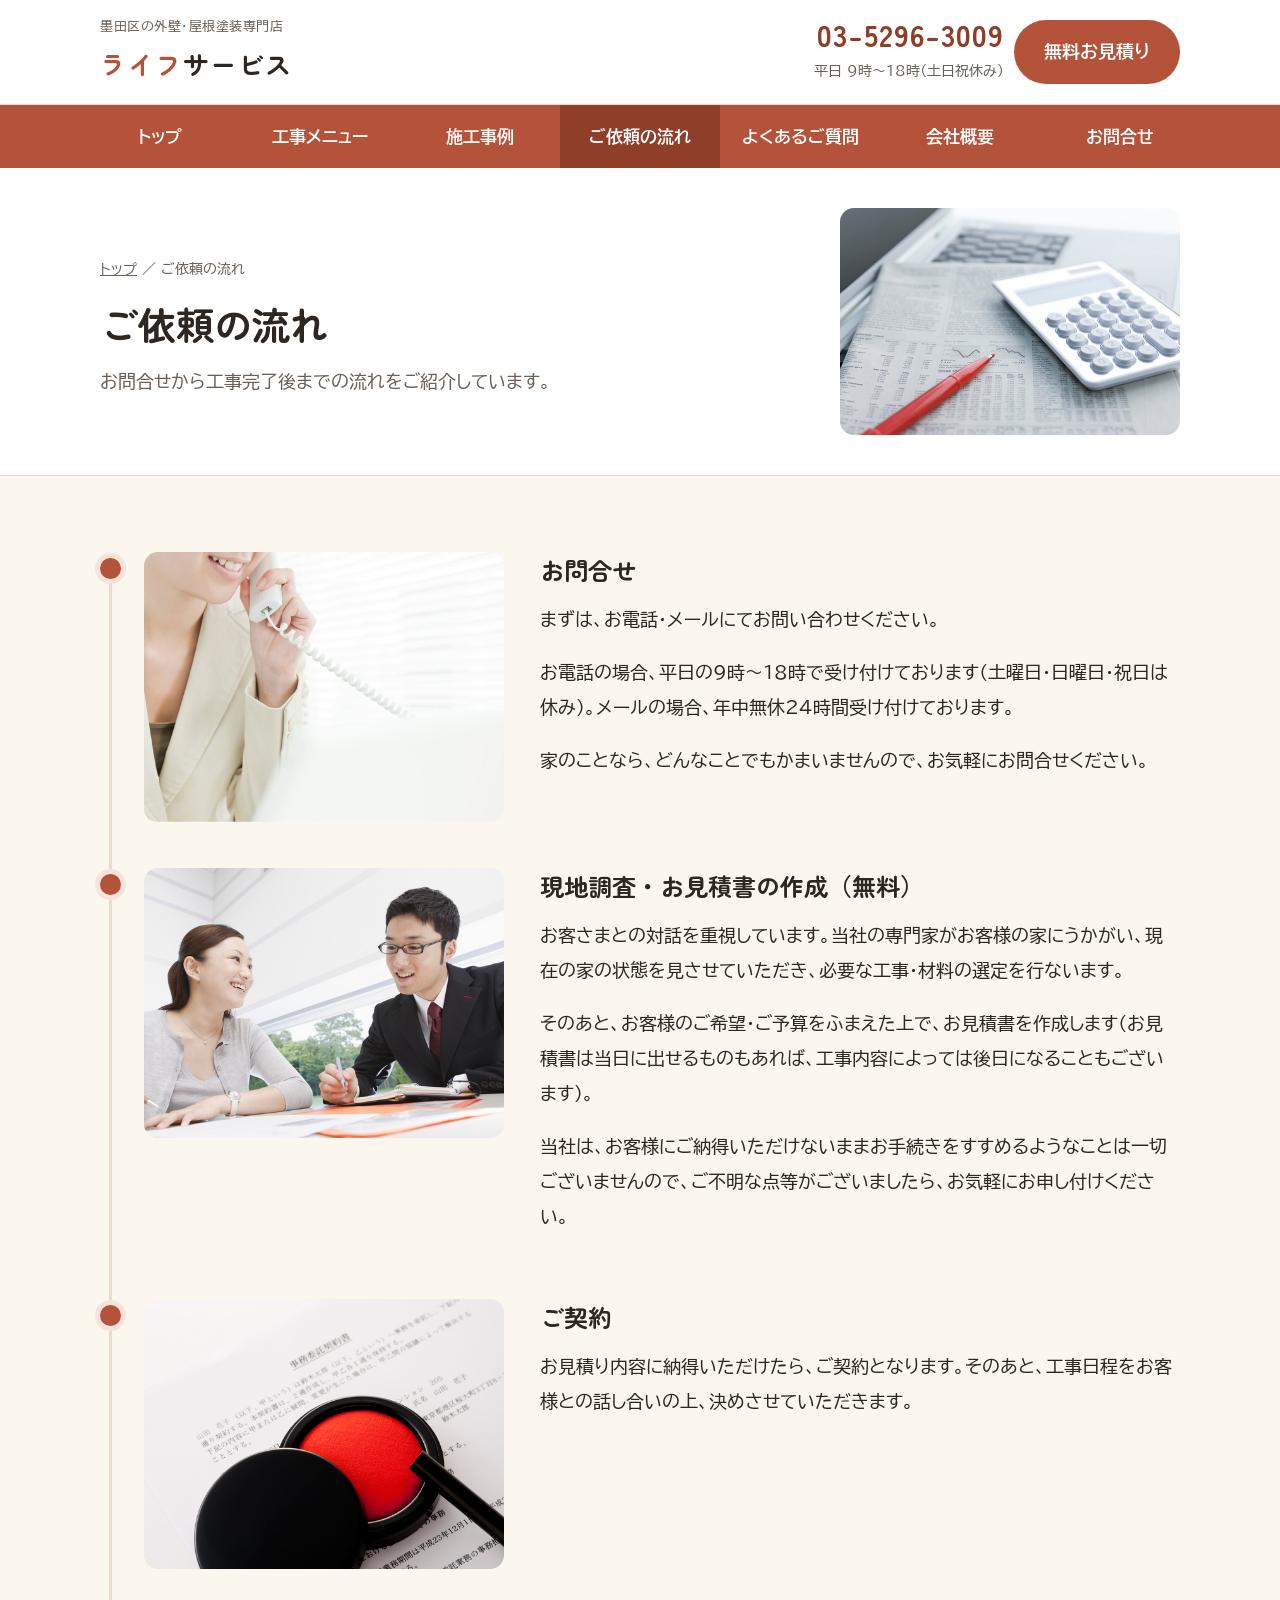
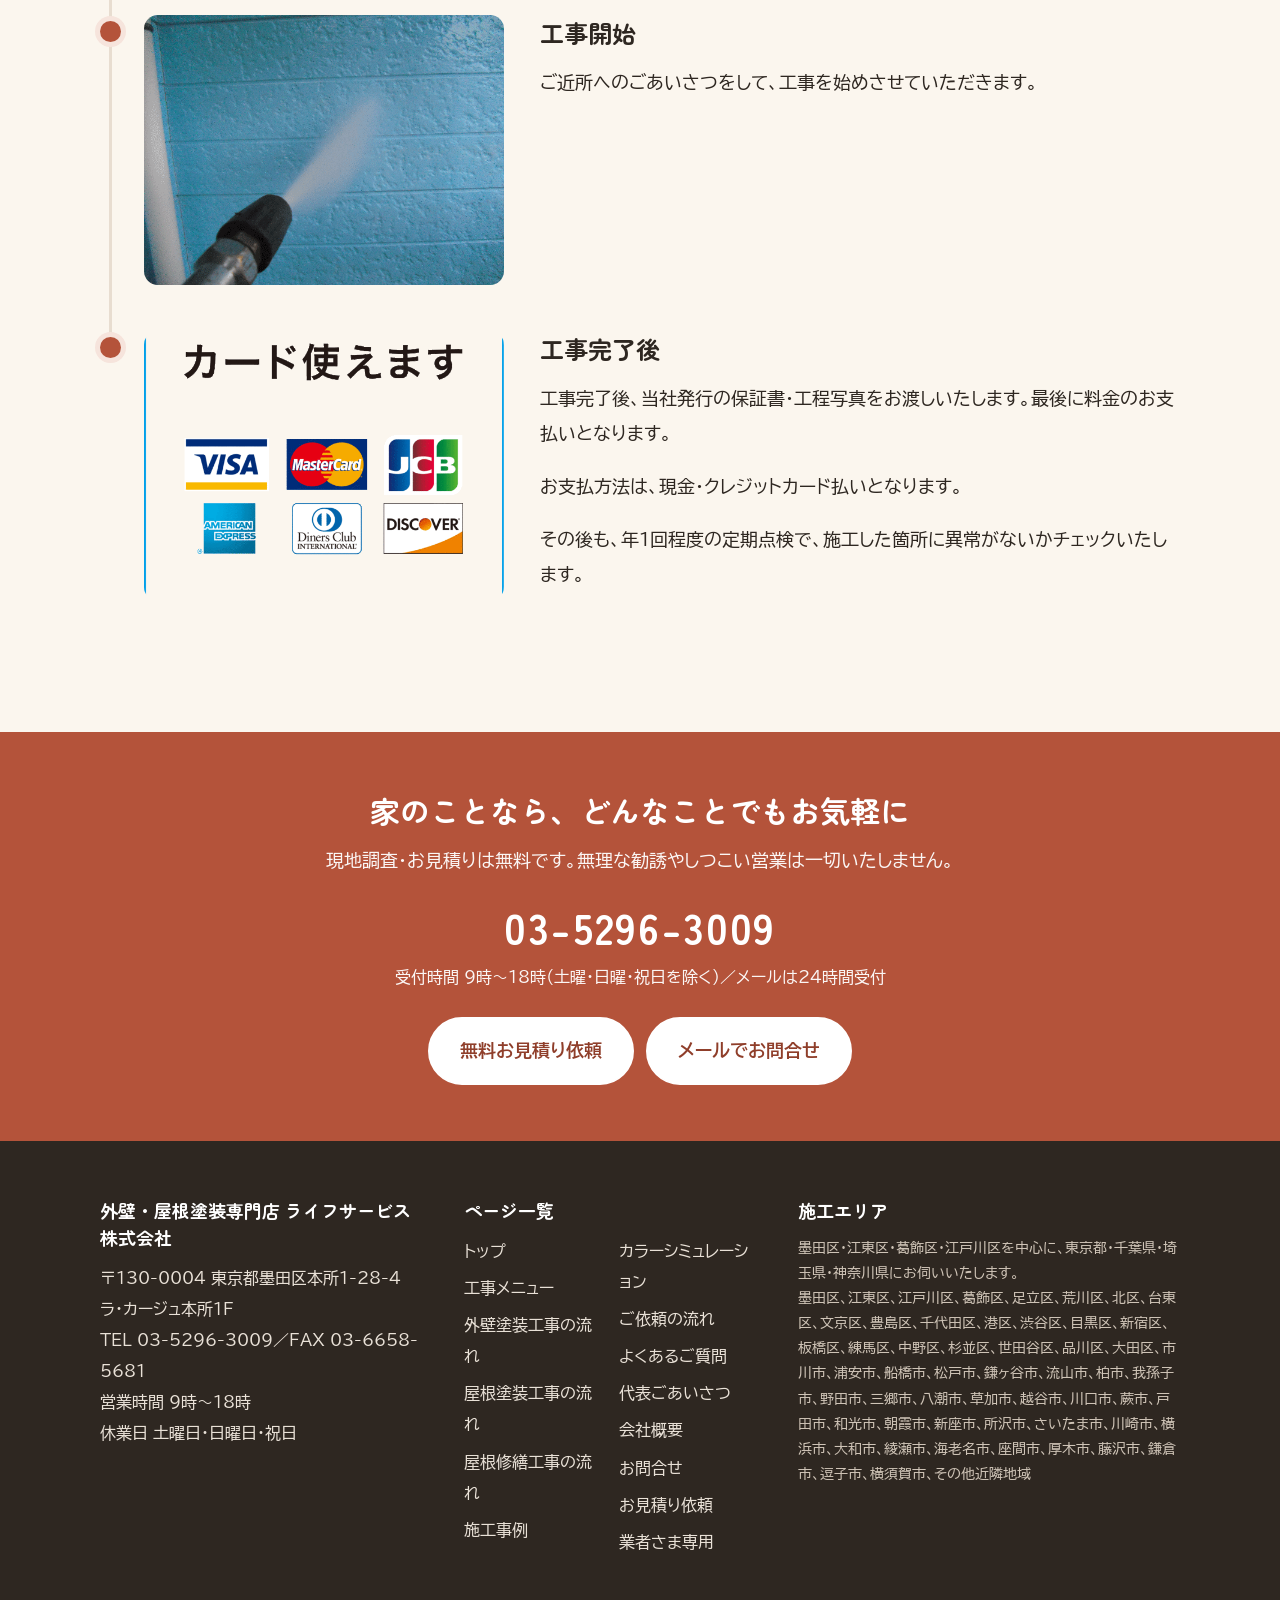
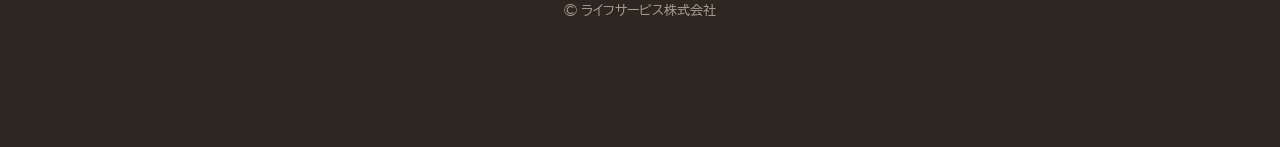
<file: flow.html>
<!doctype html>
<html lang="ja">
<head>
<meta charset="utf-8">
<meta name="viewport" content="width=device-width,initial-scale=1">
<title>お問合せから工事完了後までの流れ｜外壁・屋根塗装専門店 ライフサービス株式会社（墨田区）</title>
<meta name="description" content="お問合せ・無料の現地調査とお見積り・ご契約・工事・工事完了後の保証書と工程写真のお渡しまで、ご依頼の流れをご紹介します。">
<meta name="robots" content="noindex,nofollow">
<link rel="preconnect" href="https://fonts.googleapis.com">
<link rel="preconnect" href="https://fonts.gstatic.com" crossorigin>
<link href="https://fonts.googleapis.com/css2?family=BIZ+UDPGothic:wght@400;700&family=Zen+Maru+Gothic:wght@500;700&display=swap" rel="stylesheet">
<link rel="stylesheet" href="style.css">
<script type="application/ld+json">{"@context": "https://schema.org", "@type": "HousePainter", "name": "ライフサービス株式会社", "alternateName": "外壁・屋根塗装専門店 ライフサービス", "description": "東京都墨田区の外壁・屋根塗装専門店。20年以上の経験を持つ職人が、外壁塗装・屋根塗装・屋根葺き替え・修繕・雨樋・波板などの工事を自社で丁寧に施工します。", "telephone": "+81-3-5296-3009", "faxNumber": "+81-3-6658-5681", "email": "mail@l-service.net", "founder": {"@type": "Person", "name": "足立 貴司", "jobTitle": "代表取締役"}, "address": {"@type": "PostalAddress", "postalCode": "130-0004", "addressRegion": "東京都", "addressLocality": "墨田区", "streetAddress": "本所1-28-4 ラ・カージュ本所1F", "addressCountry": "JP"}, "openingHoursSpecification": [{"@type": "OpeningHoursSpecification", "dayOfWeek": ["Monday", "Tuesday", "Wednesday", "Thursday", "Friday"], "opens": "09:00", "closes": "18:00"}], "areaServed": ["東京都墨田区", "東京都江東区", "東京都葛飾区", "東京都江戸川区", "東京都", "千葉県", "埼玉県", "神奈川県"], "paymentAccepted": "現金, クレジットカード", "makesOffer": [{"@type": "Offer", "itemOffered": {"@type": "Service", "name": "外壁塗装工事"}}, {"@type": "Offer", "itemOffered": {"@type": "Service", "name": "屋根塗装工事"}}, {"@type": "Offer", "itemOffered": {"@type": "Service", "name": "屋根葺き替え・修繕工事"}}, {"@type": "Offer", "itemOffered": {"@type": "Service", "name": "波板張り替え工事"}}, {"@type": "Offer", "itemOffered": {"@type": "Service", "name": "雨樋交換・補修工事"}}, {"@type": "Offer", "itemOffered": {"@type": "Service", "name": "外装工事"}}, {"@type": "Offer", "itemOffered": {"@type": "Service", "name": "各種リフォーム工事"}}]}</script>
</head>
<body>
<header>
  <div class="topbar"><div class="wrap">
    <a class="logo" href="index.html"><small>墨田区の外壁・屋根塗装専門店</small><strong><span>ライフ</span>サービス</strong></a>
    <div class="head-btns">
      <a class="head-tel" href="tel:0352963009"><b>03-5296-3009</b><span>平日 9時〜18時（土日祝休み）</span></a>
      <a class="btn btn-main" href="estimate.html">無料お見積り</a>
      <button class="menu-btn" type="button" aria-label="メニュー">メニュー</button>
    </div>
  </div></div>
  <nav class="gnav"><ul><li><a href="index.html">トップ</a></li><li><a href="menu.html">工事メニュー</a></li><li><a href="works.html">施工事例</a></li><li><a href="flow.html" class="on">ご依頼の流れ</a></li><li><a href="faq.html">よくあるご質問</a></li><li><a href="company.html">会社概要</a></li><li><a href="contact.html">お問合せ</a></li></ul></nav>
</header>
<main>
<div class="ptitle"><div class="wrap">
  <div><div class="crumb"><a href="index.html">トップ</a> ／ ご依頼の流れ</div><h1>ご依頼の流れ</h1><p>お問合せから工事完了後までの流れをご紹介しています。</p></div>
  <div class="ph"><img src="img/b16f40b5.jpg" alt="ご依頼の流れ" loading="lazy" onerror="if(!this.dataset.t){this.dataset.t=1;this.src='http://www.l-service.net/_p/6059/images/pc/b16f40b5.jpg'}"></div>
</div></div><section class="sec"><div class="wrap"><ol class="steps"><li><div><img src="img/8116c1ed.jpg" alt="お問合せ" loading="lazy" onerror="if(!this.dataset.t){this.dataset.t=1;this.src='http://www.l-service.net/_p/6059/images/pc/8116c1ed.jpg'}"></div><div><h3>お問合せ</h3><p>まずは、お電話・メールにてお問い合わせください。</p><p>お電話の場合、平日の9時〜18時で受け付けております（土曜日・日曜日・祝日は休み）。メールの場合、年中無休24時間受け付けております。</p><p>家のことなら、どんなことでもかまいませんので、お気軽にお問合せください。</p></div></li><li><div><img src="img/00454a71.jpg" alt="現地調査・お見積書の作成（無料）" loading="lazy" onerror="if(!this.dataset.t){this.dataset.t=1;this.src='http://www.l-service.net/_p/6059/images/pc/00454a71.jpg'}"></div><div><h3>現地調査・お見積書の作成（無料）</h3><p>お客さまとの対話を重視しています。当社の専門家がお客様の家にうかがい、現在の家の状態を見させていただき、必要な工事・材料の選定を行ないます。</p><p>そのあと、お客様のご希望・ご予算をふまえた上で、お見積書を作成します（お見積書は当日に出せるものもあれば、工事内容によっては後日になることもございます）。</p><p>当社は、お客様にご納得いただけないままお手続きをすすめるようなことは一切ございませんので、ご不明な点等がございましたら、お気軽にお申し付けください。</p></div></li><li><div><img src="img/c427f421.jpg" alt="ご契約" loading="lazy" onerror="if(!this.dataset.t){this.dataset.t=1;this.src='http://www.l-service.net/_p/6059/images/pc/c427f421.jpg'}"></div><div><h3>ご契約</h3><p>お見積り内容に納得いただけたら、ご契約となります。そのあと、工事日程をお客様との話し合いの上、決めさせていただきます。</p></div></li><li><div><img src="img/34c822b6.gif" alt="工事開始" loading="lazy" onerror="if(!this.dataset.t){this.dataset.t=1;this.src='http://www.l-service.net/_p/6059/images/pc/34c822b6.gif'}"></div><div><h3>工事開始</h3><p>ご近所へのごあいさつをして、工事を始めさせていただきます。</p></div></li><li><div><img src="img/b5a096d9.gif" alt="工事完了後" loading="lazy" onerror="if(!this.dataset.t){this.dataset.t=1;this.src='http://www.l-service.net/_p/6059/images/pc/b5a096d9.gif'}"></div><div><h3>工事完了後</h3><p>工事完了後、当社発行の保証書・工程写真をお渡しいたします。最後に料金のお支払いとなります。</p><p>お支払方法は、現金・クレジットカード払いとなります。</p><p>その後も、年1回程度の定期点検で、施工した箇所に異常がないかチェックいたします。</p></div></li></ol></div></section>
</main>
<div class="cta-band">
  <div class="wrap">
    <h2>家のことなら、どんなことでもお気軽に</h2>
    <p>現地調査・お見積りは無料です。無理な勧誘やしつこい営業は一切いたしません。</p>
    <a class="tel" href="tel:0352963009">03-5296-3009</a>
    <p class="hours">受付時間 9時〜18時（土曜・日曜・祝日を除く）／メールは24時間受付</p>
    <div class="cta-row" style="justify-content:center">
      <a class="btn btn-line" href="estimate.html">無料お見積り依頼</a>
      <a class="btn btn-line" href="contact.html">メールでお問合せ</a>
    </div>
  </div>
</div>
<footer>
  <div class="wrap">
    <div class="fgrid">
      <div>
        <h4>外壁・屋根塗装専門店 ライフサービス株式会社</h4>
        <p>〒130-0004 東京都墨田区本所1-28-4 ラ・カージュ本所1F<br>TEL 03-5296-3009／FAX 03-6658-5681<br>営業時間 9時〜18時<br>休業日 土曜日・日曜日・祝日</p>
      </div>
      <div>
        <h4>ページ一覧</h4>
        <ul>
          <li><a href="index.html">トップ</a></li>
          <li><a href="menu.html">工事メニュー</a></li>
          <li><a href="flow-wall.html">外壁塗装工事の流れ</a></li>
          <li><a href="flow-roof.html">屋根塗装工事の流れ</a></li>
          <li><a href="flow-repair.html">屋根修繕工事の流れ</a></li>
          <li><a href="works.html">施工事例</a></li>
          <li><a href="color.html">カラーシミュレーション</a></li>
          <li><a href="flow.html">ご依頼の流れ</a></li>
          <li><a href="faq.html">よくあるご質問</a></li>
          <li><a href="greeting.html">代表ごあいさつ</a></li>
          <li><a href="company.html">会社概要</a></li>
          <li><a href="contact.html">お問合せ</a></li>
          <li><a href="estimate.html">お見積り依頼</a></li>
          <li><a href="partner.html">業者さま専用</a></li>
        </ul>
      </div>
      <div>
        <h4>施工エリア</h4>
        <p class="area">墨田区・江東区・葛飾区・江戸川区を中心に、東京都・千葉県・埼玉県・神奈川県にお伺いいたします。<br>墨田区、江東区、江戸川区、葛飾区、足立区、荒川区、北区、台東区、文京区、豊島区、千代田区、港区、渋谷区、目黒区、新宿区、板橋区、練馬区、中野区、杉並区、世田谷区、品川区、大田区、市川市、浦安市、船橋市、松戸市、鎌ヶ谷市、流山市、柏市、我孫子市、野田市、三郷市、八潮市、草加市、越谷市、川口市、蕨市、戸田市、和光市、朝霞市、新座市、所沢市、さいたま市、川崎市、横浜市、大和市、綾瀬市、海老名市、座間市、厚木市、藤沢市、鎌倉市、逗子市、横須賀市、その他近隣地域</p>
      </div>
    </div>
    <p class="copy">&copy; ライフサービス株式会社</p>
  </div>
</footer>
<div class="sp-bar"><a class="t" href="tel:0352963009">電話する</a><a class="m" href="estimate.html">無料お見積り</a></div>
<script src="main.js"></script>
<!-- Cloudflare Web Analytics --><script defer src='https://static.cloudflareinsights.com/beacon.min.js' data-cf-beacon='{"token": "66a2b055c38a48da9c19547b0177c091"}'></script><!-- End Cloudflare Web Analytics -->
</body>
</html>
</file>
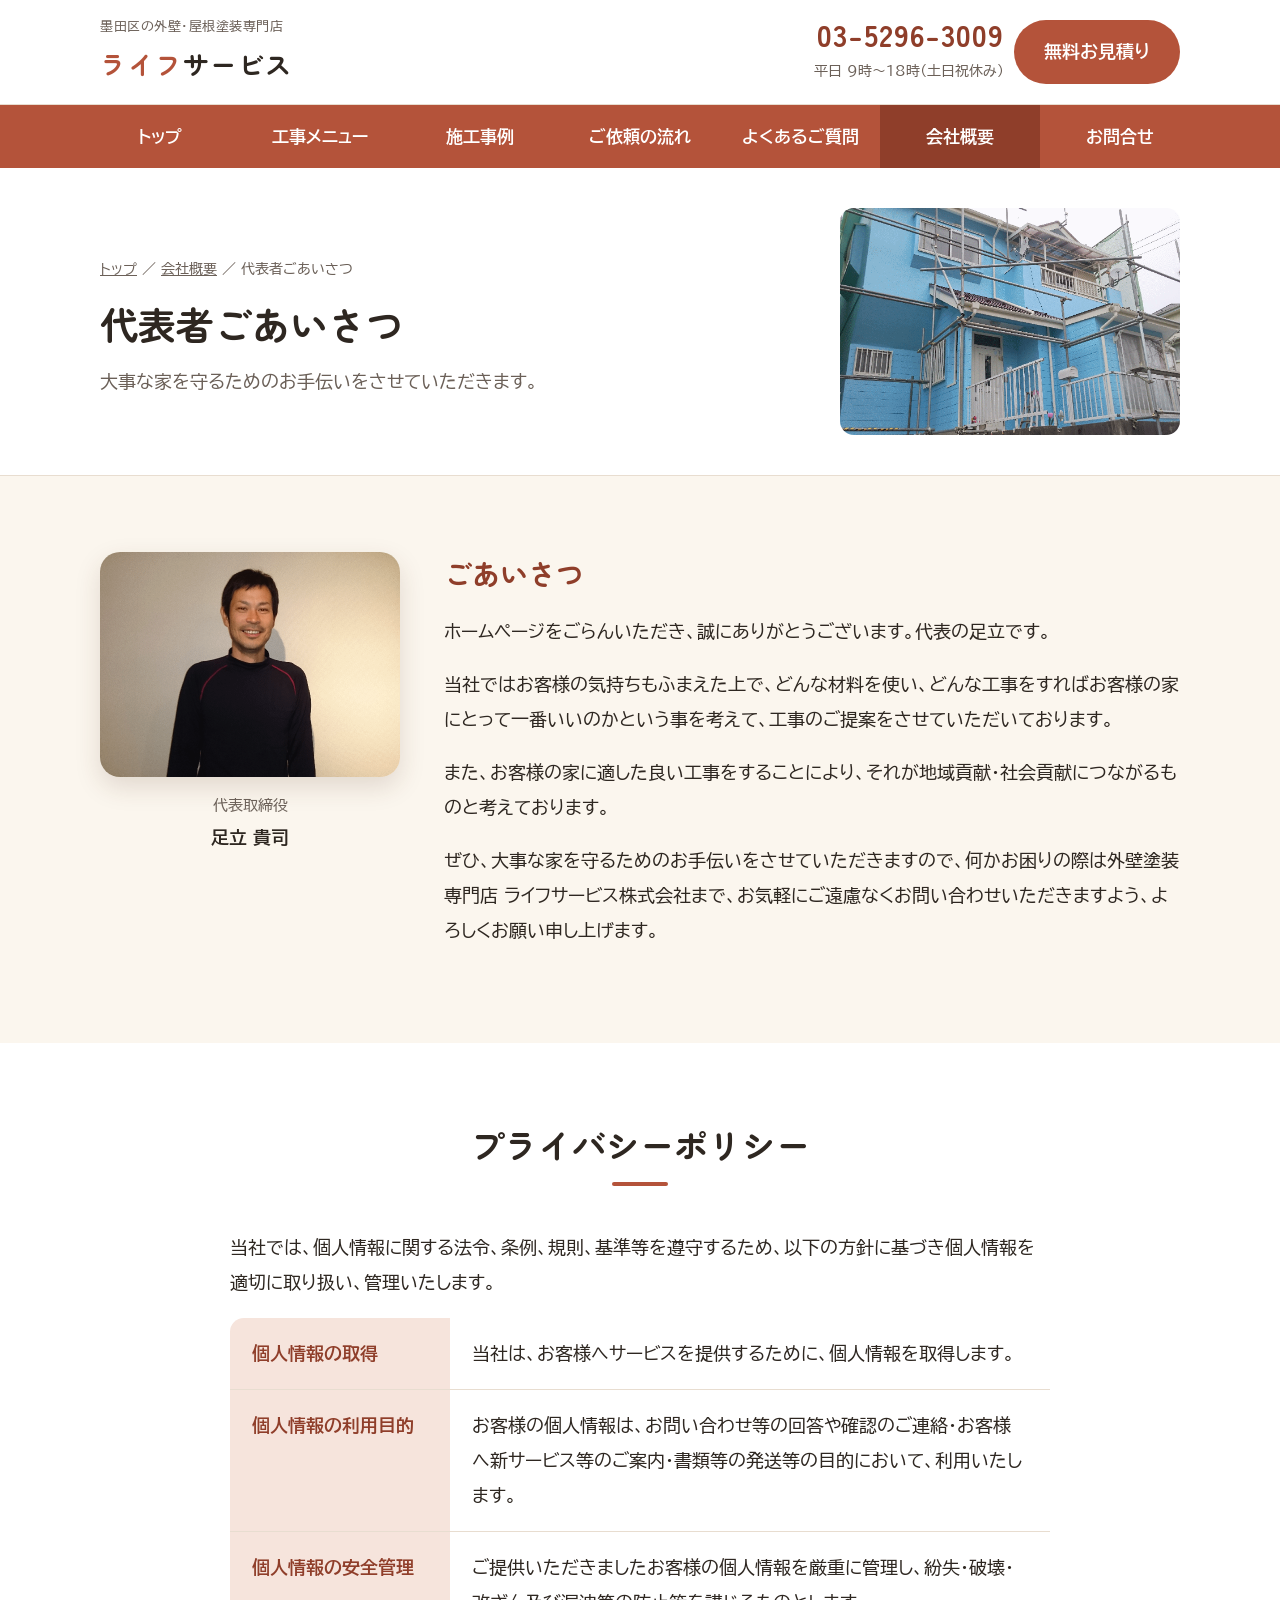
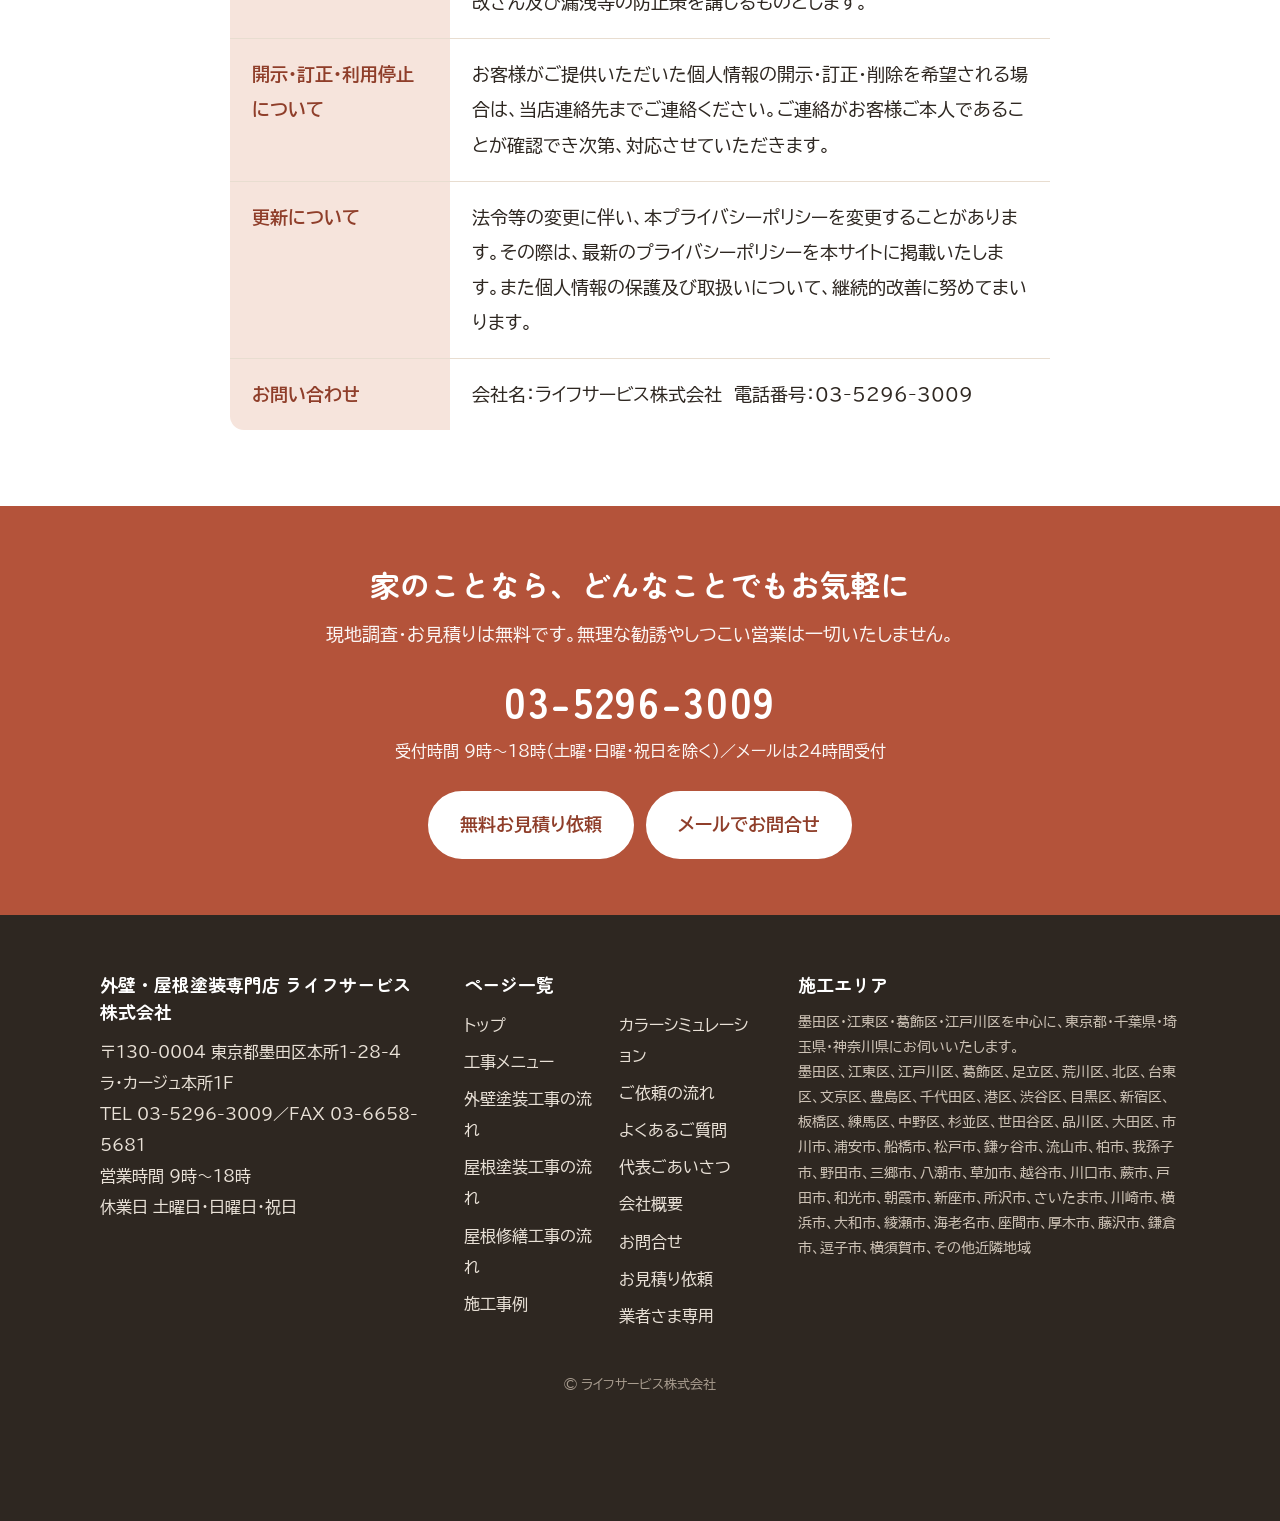
<file: greeting.html>
<!doctype html>
<html lang="ja">
<head>
<meta charset="utf-8">
<meta name="viewport" content="width=device-width,initial-scale=1">
<title>代表者ごあいさつ｜外壁・屋根塗装専門店 ライフサービス株式会社（墨田区）</title>
<meta name="description" content="外壁・屋根塗装専門店 ライフサービス株式会社 代表取締役 足立貴司のごあいさつと、プライバシーポリシーです。">
<meta name="robots" content="noindex,nofollow">
<link rel="preconnect" href="https://fonts.googleapis.com">
<link rel="preconnect" href="https://fonts.gstatic.com" crossorigin>
<link href="https://fonts.googleapis.com/css2?family=BIZ+UDPGothic:wght@400;700&family=Zen+Maru+Gothic:wght@500;700&display=swap" rel="stylesheet">
<link rel="stylesheet" href="style.css">
<script type="application/ld+json">{"@context": "https://schema.org", "@type": "HousePainter", "name": "ライフサービス株式会社", "alternateName": "外壁・屋根塗装専門店 ライフサービス", "description": "東京都墨田区の外壁・屋根塗装専門店。20年以上の経験を持つ職人が、外壁塗装・屋根塗装・屋根葺き替え・修繕・雨樋・波板などの工事を自社で丁寧に施工します。", "telephone": "+81-3-5296-3009", "faxNumber": "+81-3-6658-5681", "email": "mail@l-service.net", "founder": {"@type": "Person", "name": "足立 貴司", "jobTitle": "代表取締役"}, "address": {"@type": "PostalAddress", "postalCode": "130-0004", "addressRegion": "東京都", "addressLocality": "墨田区", "streetAddress": "本所1-28-4 ラ・カージュ本所1F", "addressCountry": "JP"}, "openingHoursSpecification": [{"@type": "OpeningHoursSpecification", "dayOfWeek": ["Monday", "Tuesday", "Wednesday", "Thursday", "Friday"], "opens": "09:00", "closes": "18:00"}], "areaServed": ["東京都墨田区", "東京都江東区", "東京都葛飾区", "東京都江戸川区", "東京都", "千葉県", "埼玉県", "神奈川県"], "paymentAccepted": "現金, クレジットカード", "makesOffer": [{"@type": "Offer", "itemOffered": {"@type": "Service", "name": "外壁塗装工事"}}, {"@type": "Offer", "itemOffered": {"@type": "Service", "name": "屋根塗装工事"}}, {"@type": "Offer", "itemOffered": {"@type": "Service", "name": "屋根葺き替え・修繕工事"}}, {"@type": "Offer", "itemOffered": {"@type": "Service", "name": "波板張り替え工事"}}, {"@type": "Offer", "itemOffered": {"@type": "Service", "name": "雨樋交換・補修工事"}}, {"@type": "Offer", "itemOffered": {"@type": "Service", "name": "外装工事"}}, {"@type": "Offer", "itemOffered": {"@type": "Service", "name": "各種リフォーム工事"}}]}</script>
</head>
<body>
<header>
  <div class="topbar"><div class="wrap">
    <a class="logo" href="index.html"><small>墨田区の外壁・屋根塗装専門店</small><strong><span>ライフ</span>サービス</strong></a>
    <div class="head-btns">
      <a class="head-tel" href="tel:0352963009"><b>03-5296-3009</b><span>平日 9時〜18時（土日祝休み）</span></a>
      <a class="btn btn-main" href="estimate.html">無料お見積り</a>
      <button class="menu-btn" type="button" aria-label="メニュー">メニュー</button>
    </div>
  </div></div>
  <nav class="gnav"><ul><li><a href="index.html">トップ</a></li><li><a href="menu.html">工事メニュー</a></li><li><a href="works.html">施工事例</a></li><li><a href="flow.html">ご依頼の流れ</a></li><li><a href="faq.html">よくあるご質問</a></li><li><a href="company.html" class="on">会社概要</a></li><li><a href="contact.html">お問合せ</a></li></ul></nav>
</header>
<main>
<div class="ptitle"><div class="wrap">
  <div><div class="crumb"><a href="index.html">トップ</a> ／ <a href="company.html">会社概要</a> ／ 代表者ごあいさつ</div><h1>代表者ごあいさつ</h1><p>大事な家を守るためのお手伝いをさせていただきます。</p></div>
  <div class="ph"><img src="img/7c768473.gif" alt="代表者ごあいさつ" loading="lazy" onerror="if(!this.dataset.t){this.dataset.t=1;this.src='http://www.l-service.net/_p/6059/images/pc/7c768473.gif'}"></div>
</div></div><section class="sec"><div class="wrap"><div class="greet">
<div><div class="ph"><img src="img/93d7dd3b.gif" alt="代表取締役 足立貴司" loading="lazy" onerror="if(!this.dataset.t){this.dataset.t=1;this.src='http://www.l-service.net/_p/6059/images/pc/93d7dd3b.gif'}"></div><p class="name"><small>代表取締役</small>足立 貴司</p></div>
<div><h3>ごあいさつ</h3>
<p>ホームページをごらんいただき、誠にありがとうございます。代表の足立です。</p>
<p>当社ではお客様の気持ちもふまえた上で、どんな材料を使い、どんな工事をすればお客様の家にとって一番いいのかという事を考えて、工事のご提案をさせていただいております。</p>
<p>また、お客様の家に適した良い工事をすることにより、それが地域貢献・社会貢献につながるものと考えております。</p>
<p>ぜひ、大事な家を守るためのお手伝いをさせていただきますので、何かお困りの際は外壁塗装専門店 ライフサービス株式会社まで、お気軽にご遠慮なくお問い合わせいただきますよう、よろしくお願い申し上げます。</p>
</div></div></div></section>
<section class="sec alt" id="privacy"><div class="wrap narrow"><div class="sec-head"><h2>プライバシーポリシー</h2></div>
<p>当社では、個人情報に関する法令、条例、規則、基準等を遵守するため、以下の方針に基づき個人情報を適切に取り扱い、管理いたします。</p>
<table class="info">
<tr><th>個人情報の取得</th><td>当社は、お客様へサービスを提供するために、個人情報を取得します。</td></tr>
<tr><th>個人情報の利用目的</th><td>お客様の個人情報は、お問い合わせ等の回答や確認のご連絡・お客様へ新サービス等のご案内・書類等の発送等の目的において、利用いたします。</td></tr>
<tr><th>個人情報の安全管理</th><td>ご提供いただきましたお客様の個人情報を厳重に管理し、紛失・破壊・改ざん及び漏洩等の防止策を講じるものとします。</td></tr>
<tr><th>開示・訂正・利用停止について</th><td>お客様がご提供いただいた個人情報の開示・訂正・削除を希望される場合は、当店連絡先までご連絡ください。ご連絡がお客様ご本人であることが確認でき次第、対応させていただきます。</td></tr>
<tr><th>更新について</th><td>法令等の変更に伴い、本プライバシーポリシーを変更することがあります。その際は、最新のプライバシーポリシーを本サイトに掲載いたします。また個人情報の保護及び取扱いについて、継続的改善に努めてまいります。</td></tr>
<tr><th>お問い合わせ</th><td>会社名：ライフサービス株式会社　電話番号：03-5296-3009</td></tr>
</table></div></section>
</main>
<div class="cta-band">
  <div class="wrap">
    <h2>家のことなら、どんなことでもお気軽に</h2>
    <p>現地調査・お見積りは無料です。無理な勧誘やしつこい営業は一切いたしません。</p>
    <a class="tel" href="tel:0352963009">03-5296-3009</a>
    <p class="hours">受付時間 9時〜18時（土曜・日曜・祝日を除く）／メールは24時間受付</p>
    <div class="cta-row" style="justify-content:center">
      <a class="btn btn-line" href="estimate.html">無料お見積り依頼</a>
      <a class="btn btn-line" href="contact.html">メールでお問合せ</a>
    </div>
  </div>
</div>
<footer>
  <div class="wrap">
    <div class="fgrid">
      <div>
        <h4>外壁・屋根塗装専門店 ライフサービス株式会社</h4>
        <p>〒130-0004 東京都墨田区本所1-28-4 ラ・カージュ本所1F<br>TEL 03-5296-3009／FAX 03-6658-5681<br>営業時間 9時〜18時<br>休業日 土曜日・日曜日・祝日</p>
      </div>
      <div>
        <h4>ページ一覧</h4>
        <ul>
          <li><a href="index.html">トップ</a></li>
          <li><a href="menu.html">工事メニュー</a></li>
          <li><a href="flow-wall.html">外壁塗装工事の流れ</a></li>
          <li><a href="flow-roof.html">屋根塗装工事の流れ</a></li>
          <li><a href="flow-repair.html">屋根修繕工事の流れ</a></li>
          <li><a href="works.html">施工事例</a></li>
          <li><a href="color.html">カラーシミュレーション</a></li>
          <li><a href="flow.html">ご依頼の流れ</a></li>
          <li><a href="faq.html">よくあるご質問</a></li>
          <li><a href="greeting.html">代表ごあいさつ</a></li>
          <li><a href="company.html">会社概要</a></li>
          <li><a href="contact.html">お問合せ</a></li>
          <li><a href="estimate.html">お見積り依頼</a></li>
          <li><a href="partner.html">業者さま専用</a></li>
        </ul>
      </div>
      <div>
        <h4>施工エリア</h4>
        <p class="area">墨田区・江東区・葛飾区・江戸川区を中心に、東京都・千葉県・埼玉県・神奈川県にお伺いいたします。<br>墨田区、江東区、江戸川区、葛飾区、足立区、荒川区、北区、台東区、文京区、豊島区、千代田区、港区、渋谷区、目黒区、新宿区、板橋区、練馬区、中野区、杉並区、世田谷区、品川区、大田区、市川市、浦安市、船橋市、松戸市、鎌ヶ谷市、流山市、柏市、我孫子市、野田市、三郷市、八潮市、草加市、越谷市、川口市、蕨市、戸田市、和光市、朝霞市、新座市、所沢市、さいたま市、川崎市、横浜市、大和市、綾瀬市、海老名市、座間市、厚木市、藤沢市、鎌倉市、逗子市、横須賀市、その他近隣地域</p>
      </div>
    </div>
    <p class="copy">&copy; ライフサービス株式会社</p>
  </div>
</footer>
<div class="sp-bar"><a class="t" href="tel:0352963009">電話する</a><a class="m" href="estimate.html">無料お見積り</a></div>
<script src="main.js"></script>
<!-- Cloudflare Web Analytics --><script defer src='https://static.cloudflareinsights.com/beacon.min.js' data-cf-beacon='{"token": "66a2b055c38a48da9c19547b0177c091"}'></script><!-- End Cloudflare Web Analytics -->
</body>
</html>
</file>
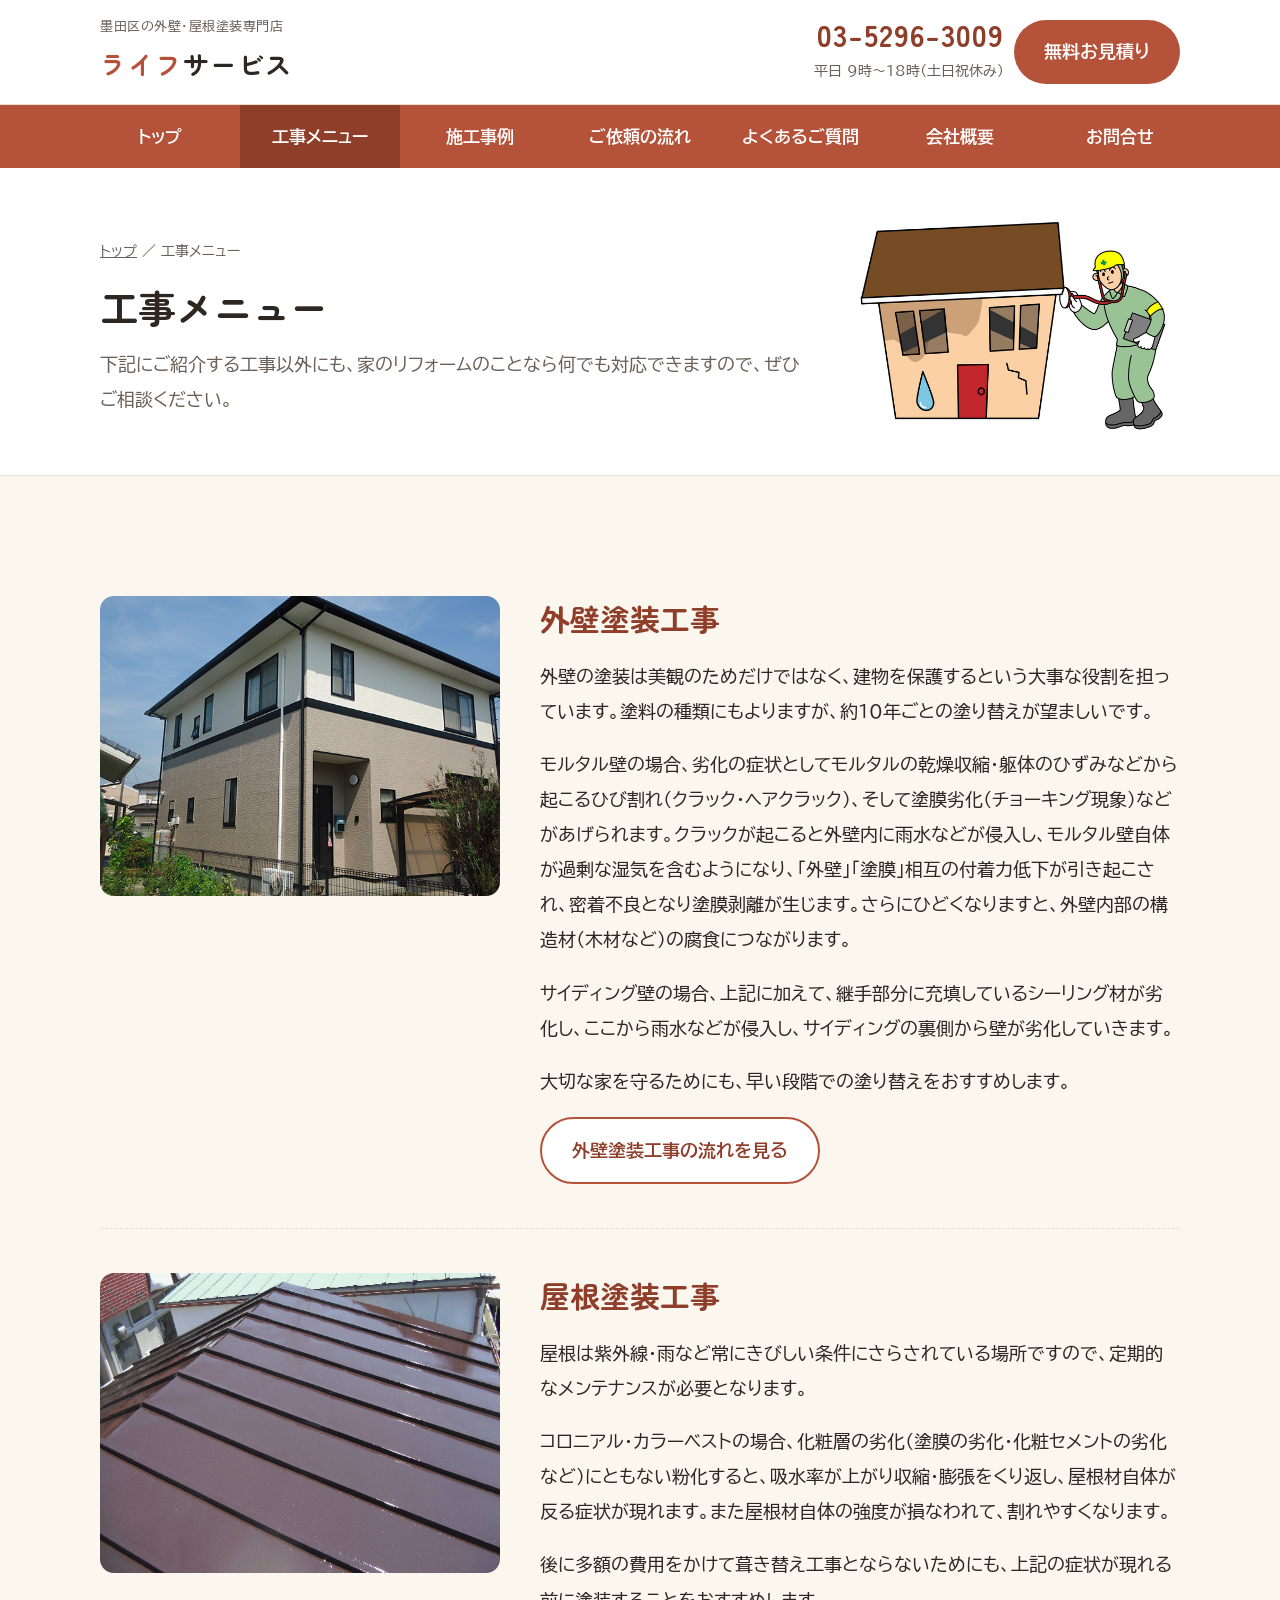
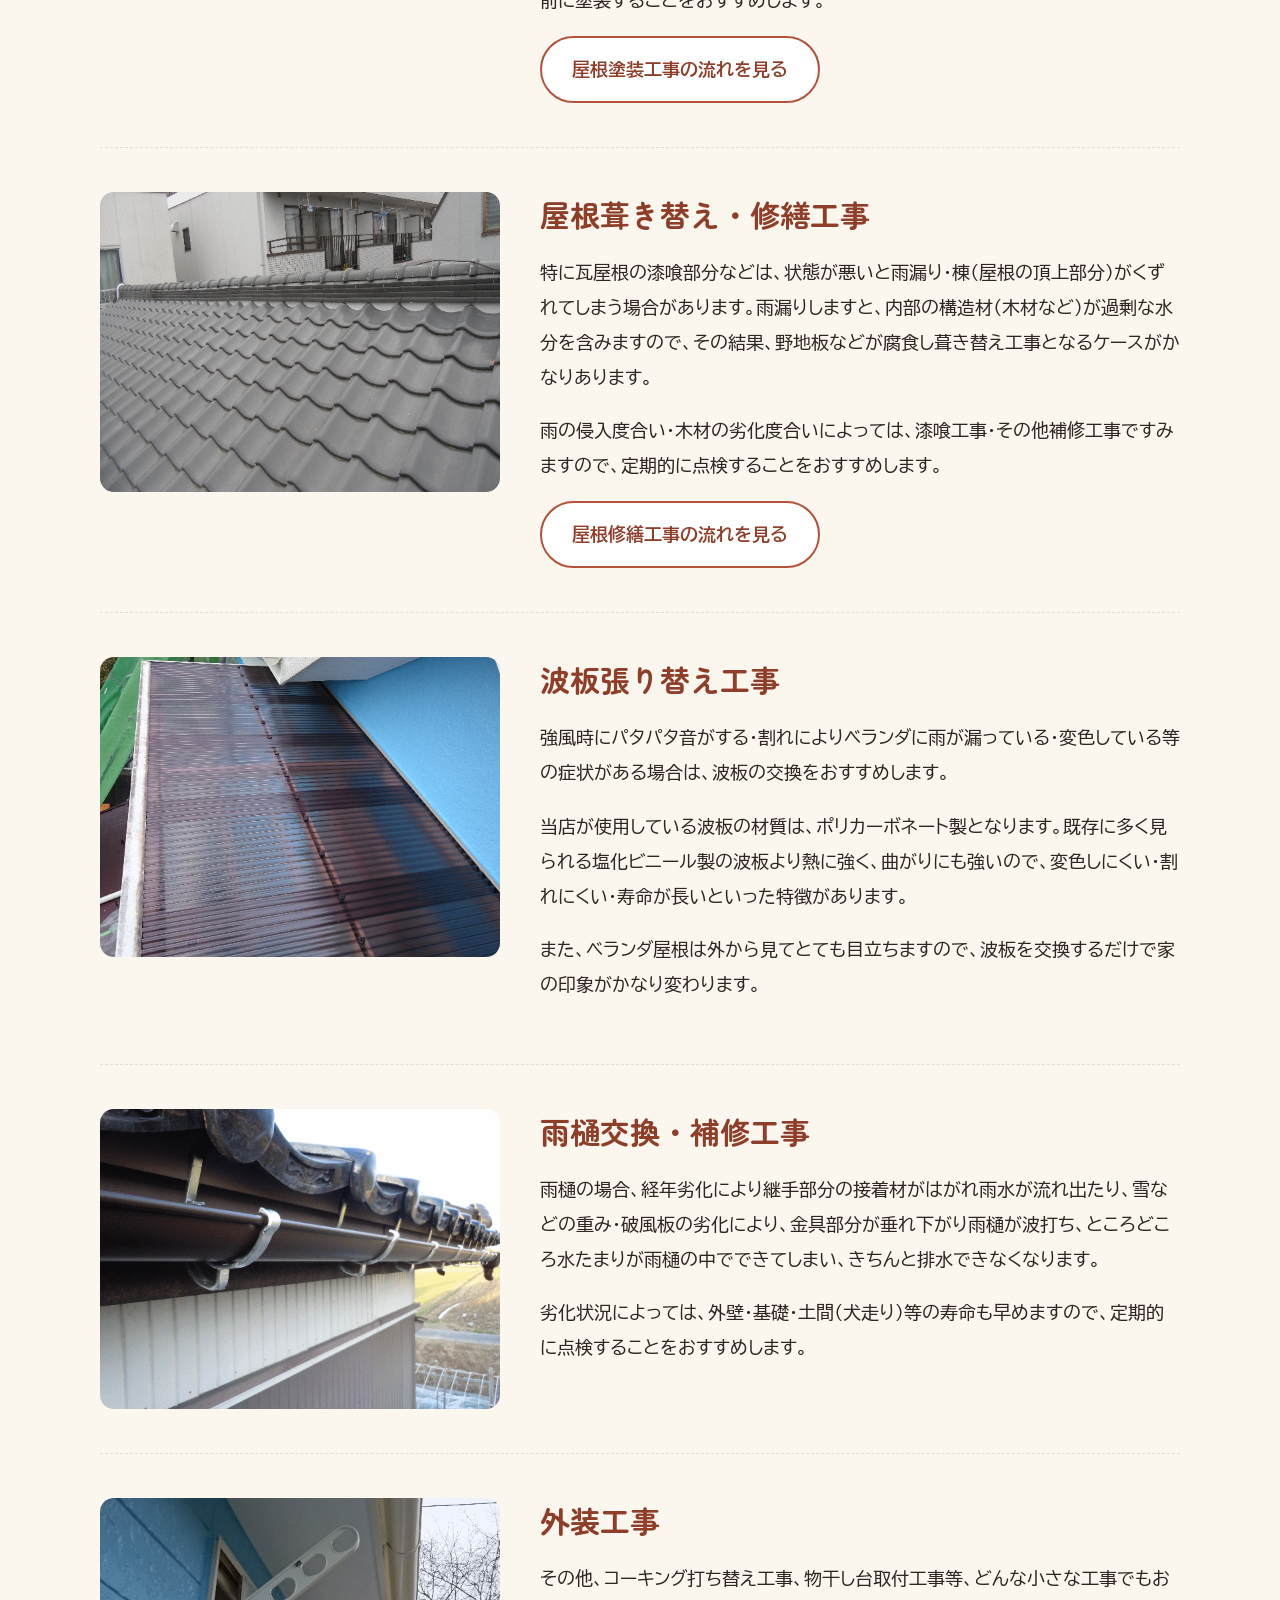
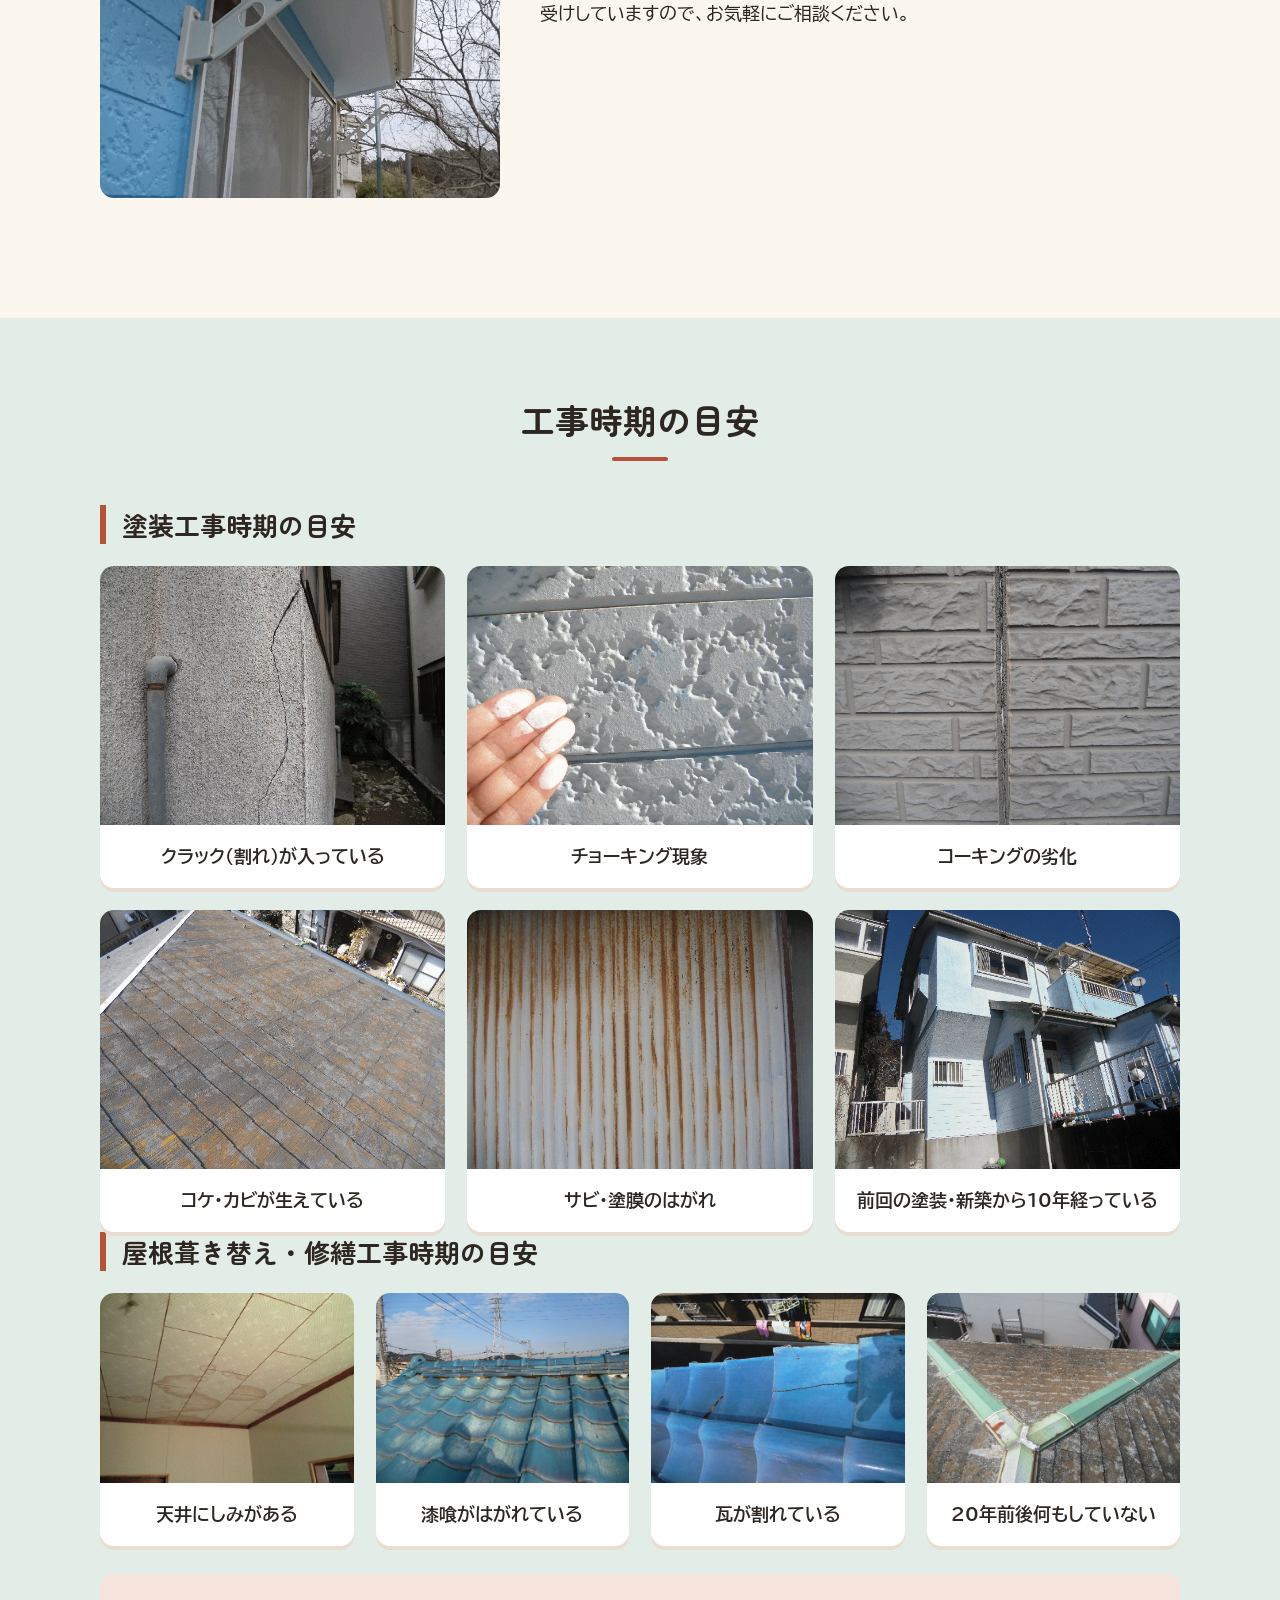
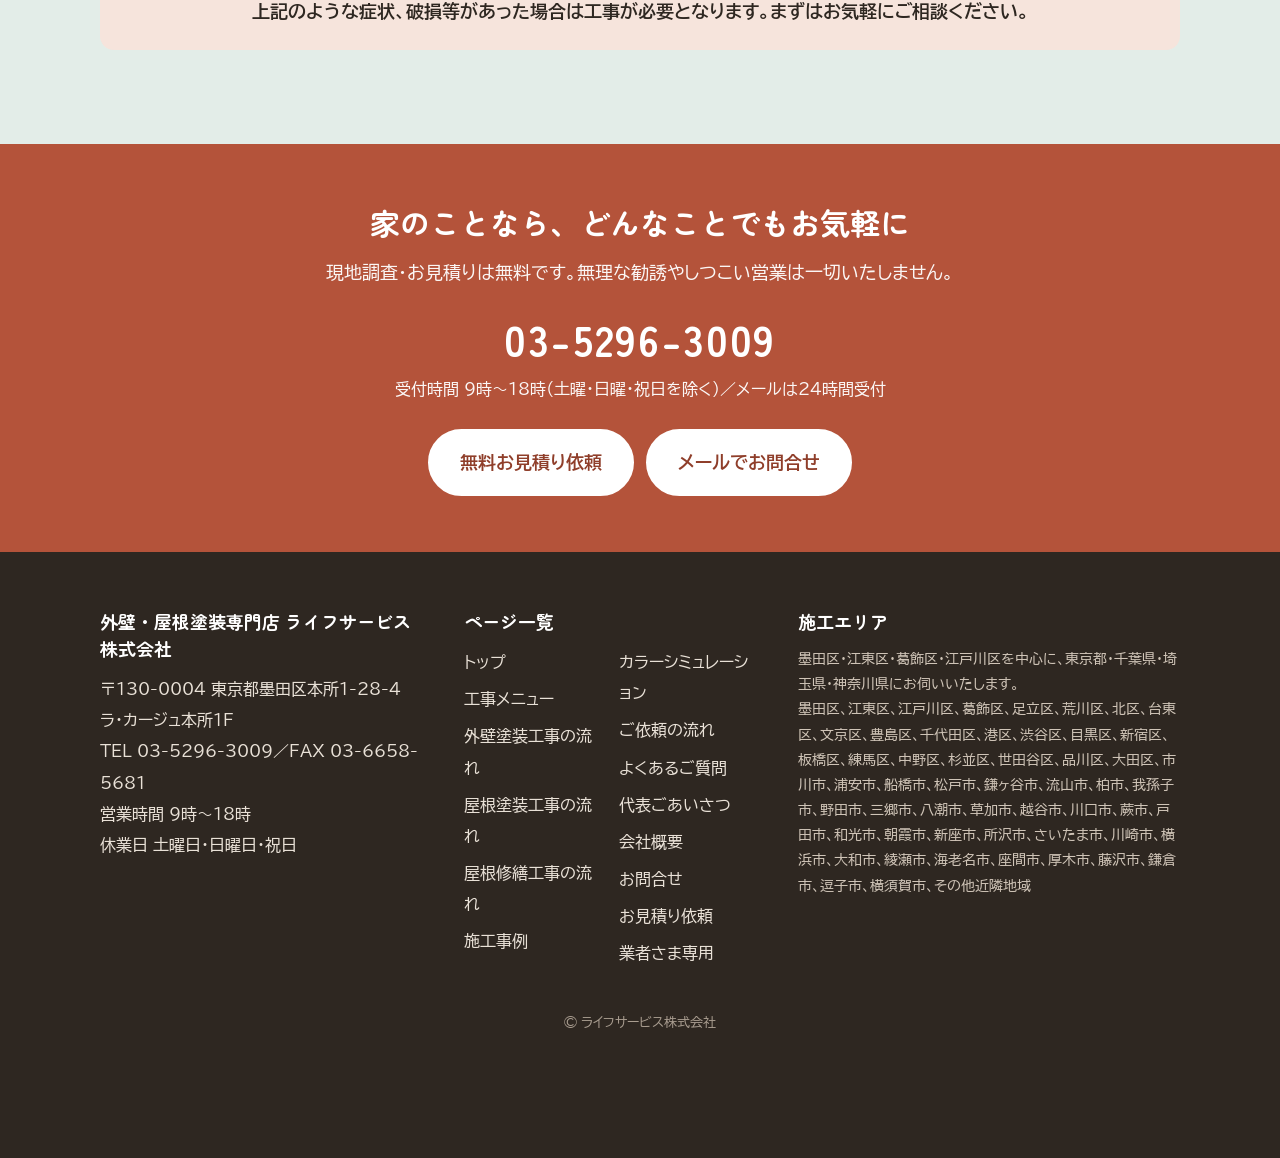
<file: menu.html>
<!doctype html>
<html lang="ja">
<head>
<meta charset="utf-8">
<meta name="viewport" content="width=device-width,initial-scale=1">
<title>工事メニュー｜外壁・屋根塗装専門店 ライフサービス株式会社（墨田区）</title>
<meta name="description" content="外壁塗装・屋根塗装・屋根葺き替え・修繕・波板張り替え・雨樋交換・外装工事など、ライフサービスの工事メニューのご紹介です。">
<meta name="robots" content="noindex,nofollow">
<link rel="preconnect" href="https://fonts.googleapis.com">
<link rel="preconnect" href="https://fonts.gstatic.com" crossorigin>
<link href="https://fonts.googleapis.com/css2?family=BIZ+UDPGothic:wght@400;700&family=Zen+Maru+Gothic:wght@500;700&display=swap" rel="stylesheet">
<link rel="stylesheet" href="style.css">
<script type="application/ld+json">{"@context": "https://schema.org", "@type": "HousePainter", "name": "ライフサービス株式会社", "alternateName": "外壁・屋根塗装専門店 ライフサービス", "description": "東京都墨田区の外壁・屋根塗装専門店。20年以上の経験を持つ職人が、外壁塗装・屋根塗装・屋根葺き替え・修繕・雨樋・波板などの工事を自社で丁寧に施工します。", "telephone": "+81-3-5296-3009", "faxNumber": "+81-3-6658-5681", "email": "mail@l-service.net", "founder": {"@type": "Person", "name": "足立 貴司", "jobTitle": "代表取締役"}, "address": {"@type": "PostalAddress", "postalCode": "130-0004", "addressRegion": "東京都", "addressLocality": "墨田区", "streetAddress": "本所1-28-4 ラ・カージュ本所1F", "addressCountry": "JP"}, "openingHoursSpecification": [{"@type": "OpeningHoursSpecification", "dayOfWeek": ["Monday", "Tuesday", "Wednesday", "Thursday", "Friday"], "opens": "09:00", "closes": "18:00"}], "areaServed": ["東京都墨田区", "東京都江東区", "東京都葛飾区", "東京都江戸川区", "東京都", "千葉県", "埼玉県", "神奈川県"], "paymentAccepted": "現金, クレジットカード", "makesOffer": [{"@type": "Offer", "itemOffered": {"@type": "Service", "name": "外壁塗装工事"}}, {"@type": "Offer", "itemOffered": {"@type": "Service", "name": "屋根塗装工事"}}, {"@type": "Offer", "itemOffered": {"@type": "Service", "name": "屋根葺き替え・修繕工事"}}, {"@type": "Offer", "itemOffered": {"@type": "Service", "name": "波板張り替え工事"}}, {"@type": "Offer", "itemOffered": {"@type": "Service", "name": "雨樋交換・補修工事"}}, {"@type": "Offer", "itemOffered": {"@type": "Service", "name": "外装工事"}}, {"@type": "Offer", "itemOffered": {"@type": "Service", "name": "各種リフォーム工事"}}]}</script>
</head>
<body>
<header>
  <div class="topbar"><div class="wrap">
    <a class="logo" href="index.html"><small>墨田区の外壁・屋根塗装専門店</small><strong><span>ライフ</span>サービス</strong></a>
    <div class="head-btns">
      <a class="head-tel" href="tel:0352963009"><b>03-5296-3009</b><span>平日 9時〜18時（土日祝休み）</span></a>
      <a class="btn btn-main" href="estimate.html">無料お見積り</a>
      <button class="menu-btn" type="button" aria-label="メニュー">メニュー</button>
    </div>
  </div></div>
  <nav class="gnav"><ul><li><a href="index.html">トップ</a></li><li><a href="menu.html" class="on">工事メニュー</a></li><li><a href="works.html">施工事例</a></li><li><a href="flow.html">ご依頼の流れ</a></li><li><a href="faq.html">よくあるご質問</a></li><li><a href="company.html">会社概要</a></li><li><a href="contact.html">お問合せ</a></li></ul></nav>
</header>
<main>
<div class="ptitle"><div class="wrap">
  <div><div class="crumb"><a href="index.html">トップ</a> ／ 工事メニュー</div><h1>工事メニュー</h1><p>下記にご紹介する工事以外にも、家のリフォームのことなら何でも対応できますので、ぜひご相談ください。</p></div>
  <div class="ph"><img src="img/cec5c1b0.jpg" alt="工事メニュー" loading="lazy" onerror="if(!this.dataset.t){this.dataset.t=1;this.src='http://www.l-service.net/_p/6059/images/pc/cec5c1b0.jpg'}"></div>
</div></div><section class="sec"><div class="wrap"><div class="svc" id="wall"><div><img src="img/e35ca557.jpg" alt="外壁塗装工事" loading="lazy" onerror="if(!this.dataset.t){this.dataset.t=1;this.src='http://www.l-service.net/_p/6059/images/pc/e35ca557.jpg'}"></div><div><h2>外壁塗装工事</h2><p>外壁の塗装は美観のためだけではなく、建物を保護するという大事な役割を担っています。塗料の種類にもよりますが、約10年ごとの塗り替えが望ましいです。</p><p>モルタル壁の場合、劣化の症状としてモルタルの乾燥収縮・躯体のひずみなどから起こるひび割れ（クラック・ヘアクラック）、そして塗膜劣化（チョーキング現象）などがあげられます。クラックが起こると外壁内に雨水などが侵入し、モルタル壁自体が過剰な湿気を含むようになり、「外壁」「塗膜」相互の付着力低下が引き起こされ、密着不良となり塗膜剥離が生じます。さらにひどくなりますと、外壁内部の構造材（木材など）の腐食につながります。</p><p>サイディング壁の場合、上記に加えて、継手部分に充填しているシーリング材が劣化し、ここから雨水などが侵入し、サイディングの裏側から壁が劣化していきます。</p><p>大切な家を守るためにも、早い段階での塗り替えをおすすめします。</p><a class="btn btn-line" href="flow-wall.html">外壁塗装工事の流れを見る</a></div></div><div class="svc" id="roof"><div><img src="img/cb2c3fd4.gif" alt="屋根塗装工事" loading="lazy" onerror="if(!this.dataset.t){this.dataset.t=1;this.src='http://www.l-service.net/_p/6059/images/pc/cb2c3fd4.gif'}"></div><div><h2>屋根塗装工事</h2><p>屋根は紫外線・雨など常にきびしい条件にさらされている場所ですので、定期的なメンテナンスが必要となります。</p><p>コロニアル・カラーベストの場合、化粧層の劣化（塗膜の劣化・化粧セメントの劣化など）にともない粉化すると、吸水率が上がり収縮・膨張をくり返し、屋根材自体が反る症状が現れます。また屋根材自体の強度が損なわれて、割れやすくなります。</p><p>後に多額の費用をかけて葺き替え工事とならないためにも、上記の症状が現れる前に塗装することをおすすめします。</p><a class="btn btn-line" href="flow-roof.html">屋根塗装工事の流れを見る</a></div></div><div class="svc" id="repair"><div><img src="img/d51ac98f.gif" alt="屋根葺き替え・修繕工事" loading="lazy" onerror="if(!this.dataset.t){this.dataset.t=1;this.src='http://www.l-service.net/_p/6059/images/pc/d51ac98f.gif'}"></div><div><h2>屋根葺き替え・修繕工事</h2><p>特に瓦屋根の漆喰部分などは、状態が悪いと雨漏り・棟（屋根の頂上部分）がくずれてしまう場合があります。雨漏りしますと、内部の構造材（木材など）が過剰な水分を含みますので、その結果、野地板などが腐食し葺き替え工事となるケースがかなりあります。</p><p>雨の侵入度合い・木材の劣化度合いによっては、漆喰工事・その他補修工事ですみますので、定期的に点検することをおすすめします。</p><a class="btn btn-line" href="flow-repair.html">屋根修繕工事の流れを見る</a></div></div><div class="svc" id="nami"><div><img src="img/e99fb1fe.JPG" alt="波板張り替え工事" loading="lazy" onerror="if(!this.dataset.t){this.dataset.t=1;this.src='http://www.l-service.net/_p/6059/images/pc/e99fb1fe.JPG'}"></div><div><h2>波板張り替え工事</h2><p>強風時にパタパタ音がする・割れによりベランダに雨が漏っている・変色している等の症状がある場合は、波板の交換をおすすめします。</p><p>当店が使用している波板の材質は、ポリカーボネート製となります。既存に多く見られる塩化ビニール製の波板より熱に強く、曲がりにも強いので、変色しにくい・割れにくい・寿命が長いといった特徴があります。</p><p>また、ベランダ屋根は外から見てとても目立ちますので、波板を交換するだけで家の印象がかなり変わります。</p></div></div><div class="svc" id="toi"><div><img src="img/4fe4bb7a.gif" alt="雨樋交換・補修工事" loading="lazy" onerror="if(!this.dataset.t){this.dataset.t=1;this.src='http://www.l-service.net/_p/6059/images/pc/4fe4bb7a.gif'}"></div><div><h2>雨樋交換・補修工事</h2><p>雨樋の場合、経年劣化により継手部分の接着材がはがれ雨水が流れ出たり、雪などの重み・破風板の劣化により、金具部分が垂れ下がり雨樋が波打ち、ところどころ水たまりが雨樋の中でできてしまい、きちんと排水できなくなります。</p><p>劣化状況によっては、外壁・基礎・土間（犬走り）等の寿命も早めますので、定期的に点検することをおすすめします。</p></div></div><div class="svc" id="gaiso"><div><img src="img/70cdb223.gif" alt="外装工事" loading="lazy" onerror="if(!this.dataset.t){this.dataset.t=1;this.src='http://www.l-service.net/_p/6059/images/pc/70cdb223.gif'}"></div><div><h2>外装工事</h2><p>その他、コーキング打ち替え工事、物干し台取付工事等、どんな小さな工事でもお受けしていますので、お気軽にご相談ください。</p></div></div></div></section><section class="sec green"><div class="wrap"><div class="sec-head"><h2>工事時期の目安</h2></div><h3 class="sub">塗装工事時期の目安</h3><div class="signs"><div class="sign"><img src="img/0bd30301.gif" alt="クラック（割れ）が入っている" loading="lazy" onerror="if(!this.dataset.t){this.dataset.t=1;this.src='http://www.l-service.net/_p/6059/images/pc/0bd30301.gif'}"><p>クラック（割れ）が入っている</p></div><div class="sign"><img src="img/a254f30d.gif" alt="チョーキング現象" loading="lazy" onerror="if(!this.dataset.t){this.dataset.t=1;this.src='http://www.l-service.net/_p/6059/images/pc/a254f30d.gif'}"><p>チョーキング現象</p></div><div class="sign"><img src="img/051c5214.gif" alt="コーキングの劣化" loading="lazy" onerror="if(!this.dataset.t){this.dataset.t=1;this.src='http://www.l-service.net/_p/6059/images/pc/051c5214.gif'}"><p>コーキングの劣化</p></div><div class="sign"><img src="img/a50273ab.gif" alt="コケ・カビが生えている" loading="lazy" onerror="if(!this.dataset.t){this.dataset.t=1;this.src='http://www.l-service.net/_p/6059/images/pc/a50273ab.gif'}"><p>コケ・カビが生えている</p></div><div class="sign"><img src="img/cf22c555.gif" alt="サビ・塗膜のはがれ" loading="lazy" onerror="if(!this.dataset.t){this.dataset.t=1;this.src='http://www.l-service.net/_p/6059/images/pc/cf22c555.gif'}"><p>サビ・塗膜のはがれ</p></div><div class="sign"><img src="img/360ee4e0.gif" alt="前回の塗装・新築から10年経っている" loading="lazy" onerror="if(!this.dataset.t){this.dataset.t=1;this.src='http://www.l-service.net/_p/6059/images/pc/360ee4e0.gif'}"><p>前回の塗装・新築から10年経っている</p></div></div>
<h3 class="sub mt">屋根葺き替え・修繕工事時期の目安</h3><div class="signs four"><div class="sign"><img src="img/9cf0498e.jpg" alt="天井にしみがある" loading="lazy" onerror="if(!this.dataset.t){this.dataset.t=1;this.src='http://www.l-service.net/_p/6059/images/pc/9cf0498e.jpg'}"><p>天井にしみがある</p></div><div class="sign"><img src="img/6ec47c18.gif" alt="漆喰がはがれている" loading="lazy" onerror="if(!this.dataset.t){this.dataset.t=1;this.src='http://www.l-service.net/_p/6059/images/pc/6ec47c18.gif'}"><p>漆喰がはがれている</p></div><div class="sign"><img src="img/de2e0ae3.gif" alt="瓦が割れている" loading="lazy" onerror="if(!this.dataset.t){this.dataset.t=1;this.src='http://www.l-service.net/_p/6059/images/pc/de2e0ae3.gif'}"><p>瓦が割れている</p></div><div class="sign"><img src="img/7eaf2d62.JPG" alt="20年前後何もしていない" loading="lazy" onerror="if(!this.dataset.t){this.dataset.t=1;this.src='http://www.l-service.net/_p/6059/images/pc/7eaf2d62.JPG'}"><p>20年前後何もしていない</p></div></div>
<p class="note-box">上記のような症状、破損等があった場合は工事が必要となります。まずはお気軽にご相談ください。</p></div></section>
</main>
<div class="cta-band">
  <div class="wrap">
    <h2>家のことなら、どんなことでもお気軽に</h2>
    <p>現地調査・お見積りは無料です。無理な勧誘やしつこい営業は一切いたしません。</p>
    <a class="tel" href="tel:0352963009">03-5296-3009</a>
    <p class="hours">受付時間 9時〜18時（土曜・日曜・祝日を除く）／メールは24時間受付</p>
    <div class="cta-row" style="justify-content:center">
      <a class="btn btn-line" href="estimate.html">無料お見積り依頼</a>
      <a class="btn btn-line" href="contact.html">メールでお問合せ</a>
    </div>
  </div>
</div>
<footer>
  <div class="wrap">
    <div class="fgrid">
      <div>
        <h4>外壁・屋根塗装専門店 ライフサービス株式会社</h4>
        <p>〒130-0004 東京都墨田区本所1-28-4 ラ・カージュ本所1F<br>TEL 03-5296-3009／FAX 03-6658-5681<br>営業時間 9時〜18時<br>休業日 土曜日・日曜日・祝日</p>
      </div>
      <div>
        <h4>ページ一覧</h4>
        <ul>
          <li><a href="index.html">トップ</a></li>
          <li><a href="menu.html">工事メニュー</a></li>
          <li><a href="flow-wall.html">外壁塗装工事の流れ</a></li>
          <li><a href="flow-roof.html">屋根塗装工事の流れ</a></li>
          <li><a href="flow-repair.html">屋根修繕工事の流れ</a></li>
          <li><a href="works.html">施工事例</a></li>
          <li><a href="color.html">カラーシミュレーション</a></li>
          <li><a href="flow.html">ご依頼の流れ</a></li>
          <li><a href="faq.html">よくあるご質問</a></li>
          <li><a href="greeting.html">代表ごあいさつ</a></li>
          <li><a href="company.html">会社概要</a></li>
          <li><a href="contact.html">お問合せ</a></li>
          <li><a href="estimate.html">お見積り依頼</a></li>
          <li><a href="partner.html">業者さま専用</a></li>
        </ul>
      </div>
      <div>
        <h4>施工エリア</h4>
        <p class="area">墨田区・江東区・葛飾区・江戸川区を中心に、東京都・千葉県・埼玉県・神奈川県にお伺いいたします。<br>墨田区、江東区、江戸川区、葛飾区、足立区、荒川区、北区、台東区、文京区、豊島区、千代田区、港区、渋谷区、目黒区、新宿区、板橋区、練馬区、中野区、杉並区、世田谷区、品川区、大田区、市川市、浦安市、船橋市、松戸市、鎌ヶ谷市、流山市、柏市、我孫子市、野田市、三郷市、八潮市、草加市、越谷市、川口市、蕨市、戸田市、和光市、朝霞市、新座市、所沢市、さいたま市、川崎市、横浜市、大和市、綾瀬市、海老名市、座間市、厚木市、藤沢市、鎌倉市、逗子市、横須賀市、その他近隣地域</p>
      </div>
    </div>
    <p class="copy">&copy; ライフサービス株式会社</p>
  </div>
</footer>
<div class="sp-bar"><a class="t" href="tel:0352963009">電話する</a><a class="m" href="estimate.html">無料お見積り</a></div>
<script src="main.js"></script>
<!-- Cloudflare Web Analytics --><script defer src='https://static.cloudflareinsights.com/beacon.min.js' data-cf-beacon='{"token": "66a2b055c38a48da9c19547b0177c091"}'></script><!-- End Cloudflare Web Analytics -->
</body>
</html>
</file>
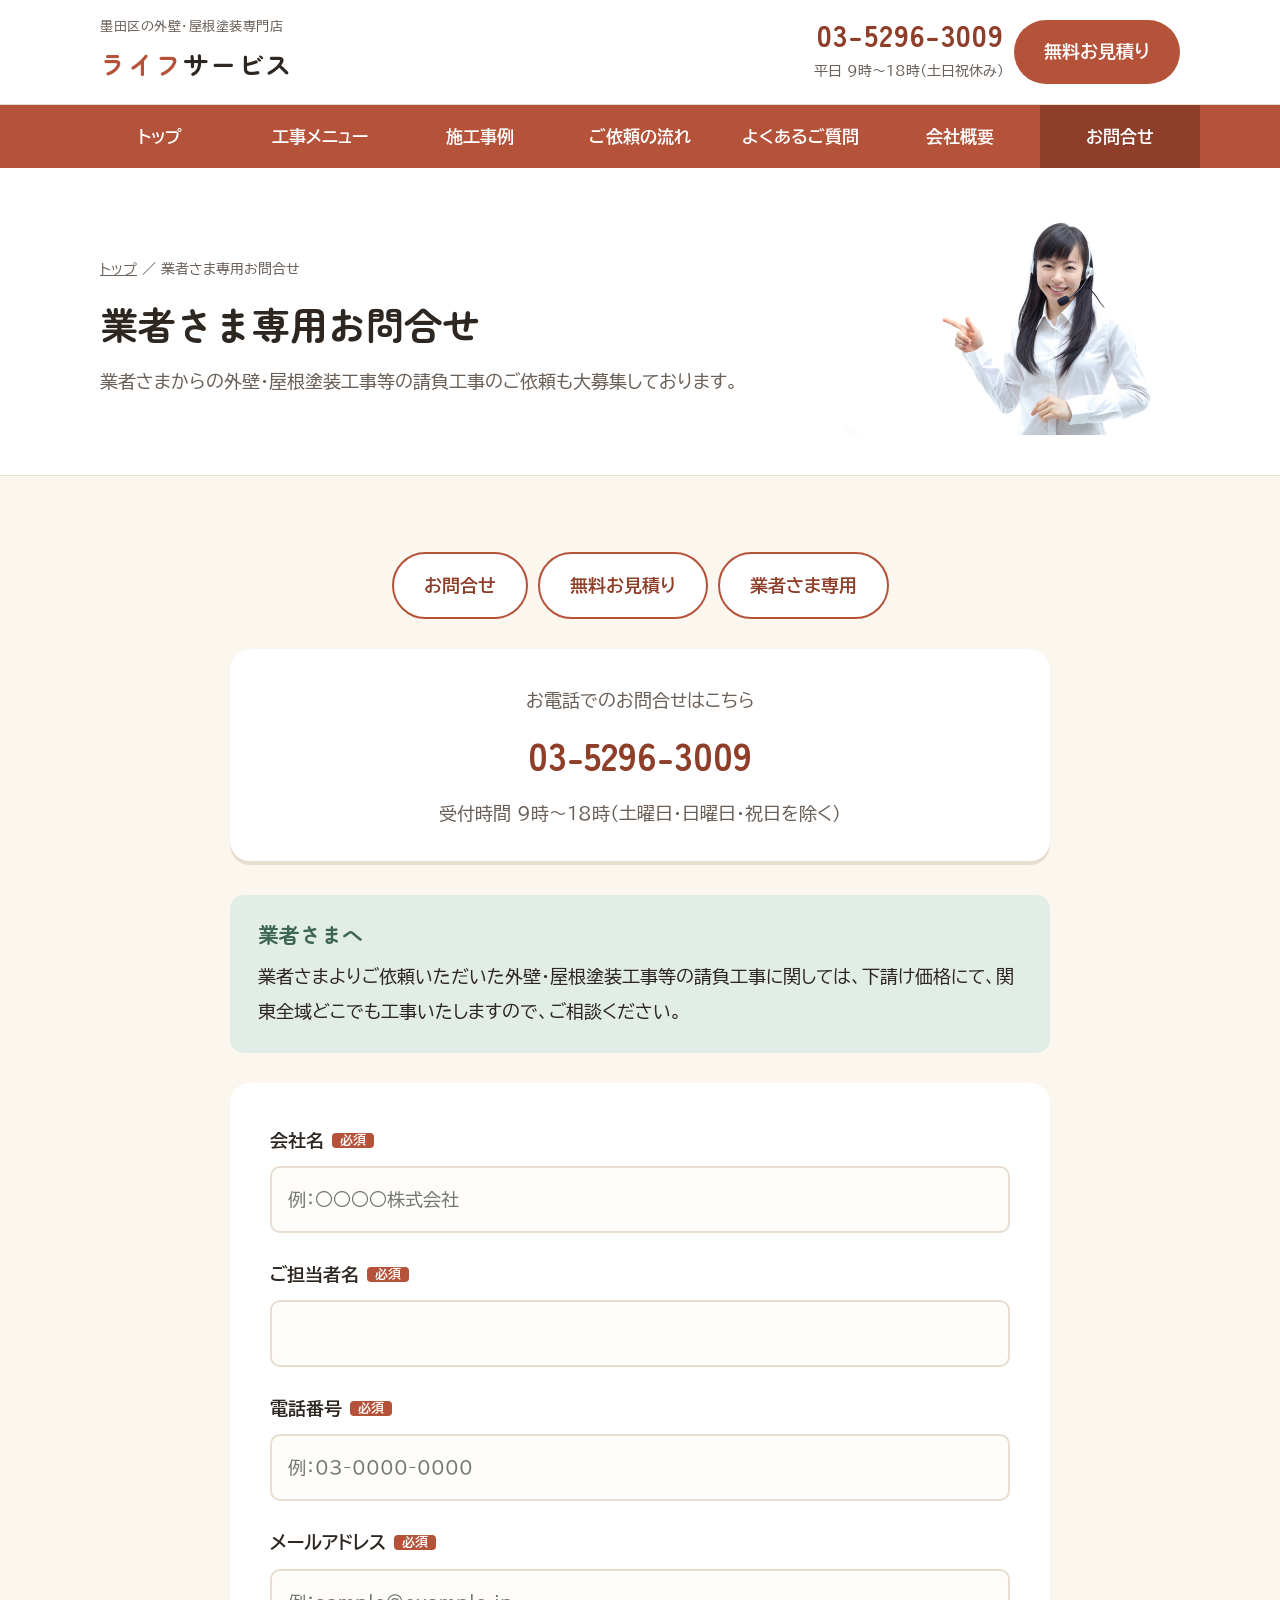
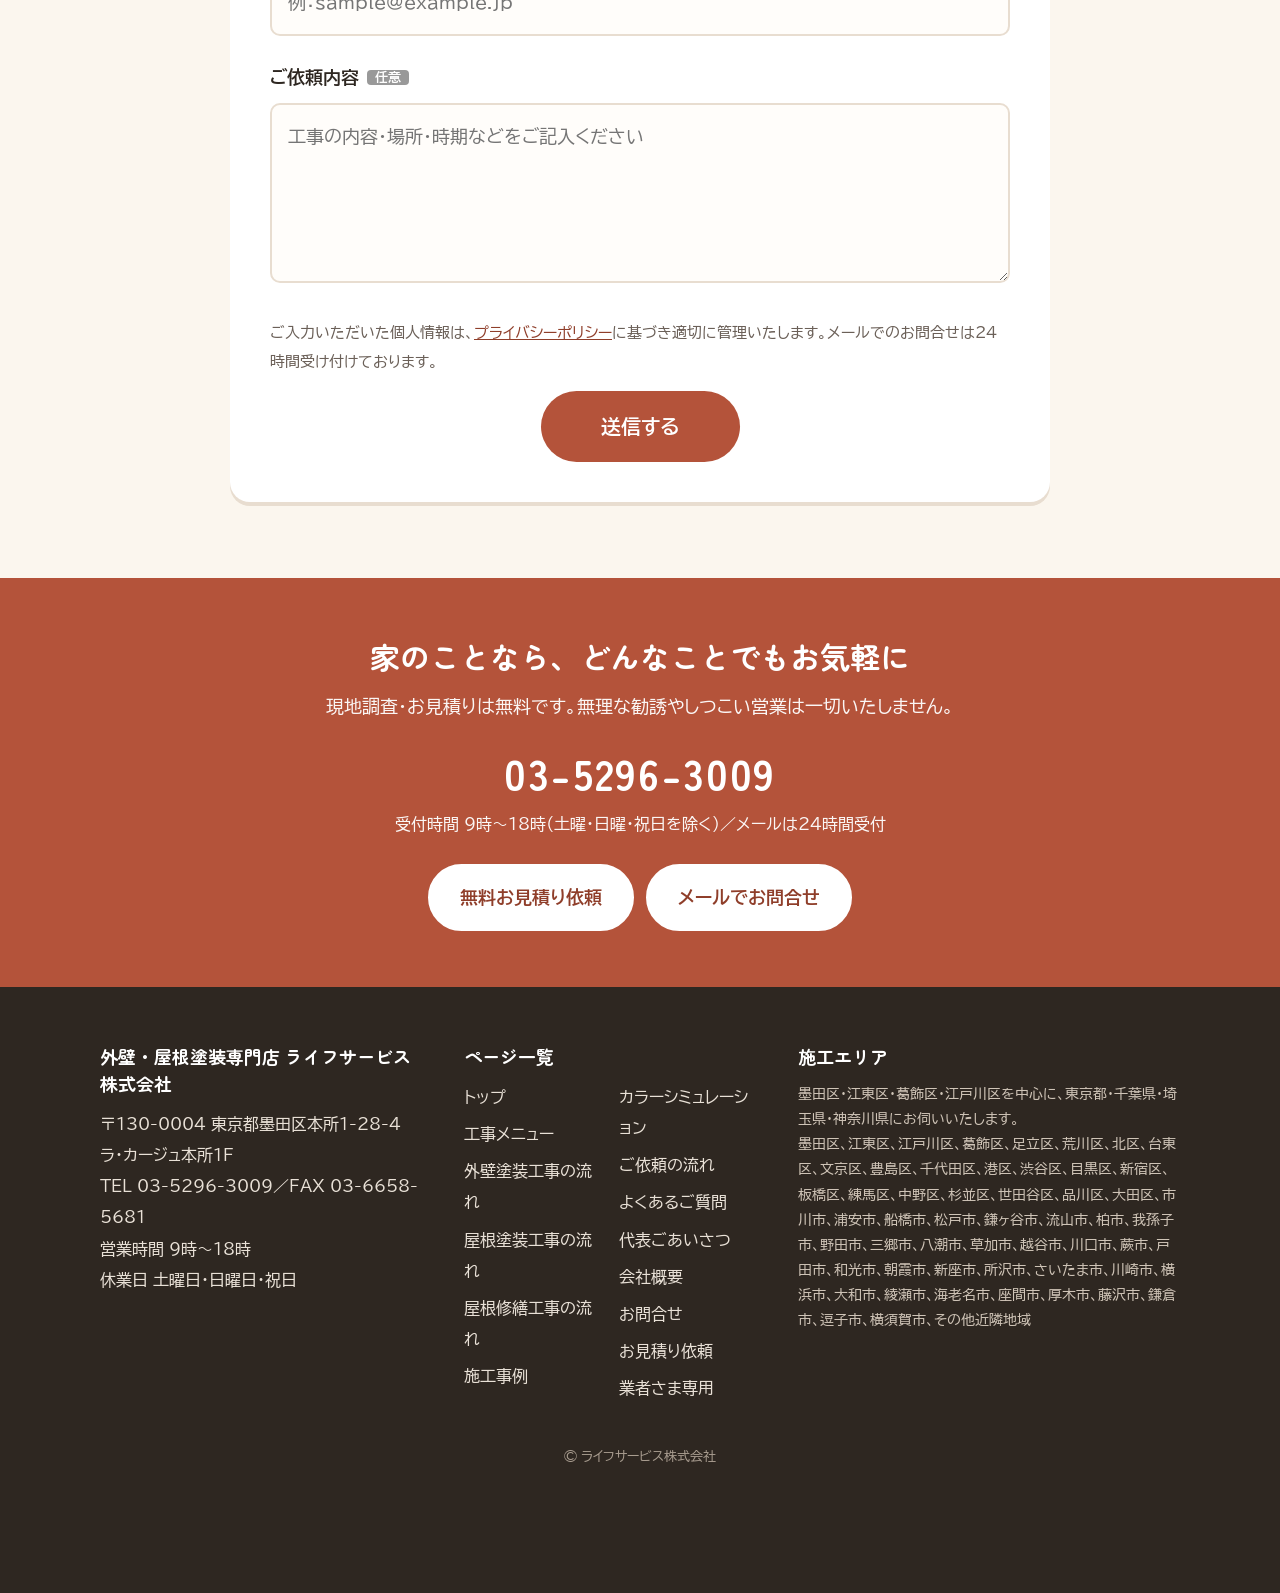
<file: partner.html>
<!doctype html>
<html lang="ja">
<head>
<meta charset="utf-8">
<meta name="viewport" content="width=device-width,initial-scale=1">
<title>業者さま専用お問合せ｜外壁・屋根塗装専門店 ライフサービス株式会社（墨田区）</title>
<meta name="description" content="業者さまからの外壁・屋根塗装工事等の請負工事のご依頼を承ります。下請け価格にて、関東全域どこでも工事いたします。">
<meta name="robots" content="noindex,nofollow">
<link rel="preconnect" href="https://fonts.googleapis.com">
<link rel="preconnect" href="https://fonts.gstatic.com" crossorigin>
<link href="https://fonts.googleapis.com/css2?family=BIZ+UDPGothic:wght@400;700&family=Zen+Maru+Gothic:wght@500;700&display=swap" rel="stylesheet">
<link rel="stylesheet" href="style.css">
<script type="application/ld+json">{"@context": "https://schema.org", "@type": "HousePainter", "name": "ライフサービス株式会社", "alternateName": "外壁・屋根塗装専門店 ライフサービス", "description": "東京都墨田区の外壁・屋根塗装専門店。20年以上の経験を持つ職人が、外壁塗装・屋根塗装・屋根葺き替え・修繕・雨樋・波板などの工事を自社で丁寧に施工します。", "telephone": "+81-3-5296-3009", "faxNumber": "+81-3-6658-5681", "email": "mail@l-service.net", "founder": {"@type": "Person", "name": "足立 貴司", "jobTitle": "代表取締役"}, "address": {"@type": "PostalAddress", "postalCode": "130-0004", "addressRegion": "東京都", "addressLocality": "墨田区", "streetAddress": "本所1-28-4 ラ・カージュ本所1F", "addressCountry": "JP"}, "openingHoursSpecification": [{"@type": "OpeningHoursSpecification", "dayOfWeek": ["Monday", "Tuesday", "Wednesday", "Thursday", "Friday"], "opens": "09:00", "closes": "18:00"}], "areaServed": ["東京都墨田区", "東京都江東区", "東京都葛飾区", "東京都江戸川区", "東京都", "千葉県", "埼玉県", "神奈川県"], "paymentAccepted": "現金, クレジットカード", "makesOffer": [{"@type": "Offer", "itemOffered": {"@type": "Service", "name": "外壁塗装工事"}}, {"@type": "Offer", "itemOffered": {"@type": "Service", "name": "屋根塗装工事"}}, {"@type": "Offer", "itemOffered": {"@type": "Service", "name": "屋根葺き替え・修繕工事"}}, {"@type": "Offer", "itemOffered": {"@type": "Service", "name": "波板張り替え工事"}}, {"@type": "Offer", "itemOffered": {"@type": "Service", "name": "雨樋交換・補修工事"}}, {"@type": "Offer", "itemOffered": {"@type": "Service", "name": "外装工事"}}, {"@type": "Offer", "itemOffered": {"@type": "Service", "name": "各種リフォーム工事"}}]}</script>
</head>
<body>
<header>
  <div class="topbar"><div class="wrap">
    <a class="logo" href="index.html"><small>墨田区の外壁・屋根塗装専門店</small><strong><span>ライフ</span>サービス</strong></a>
    <div class="head-btns">
      <a class="head-tel" href="tel:0352963009"><b>03-5296-3009</b><span>平日 9時〜18時（土日祝休み）</span></a>
      <a class="btn btn-main" href="estimate.html">無料お見積り</a>
      <button class="menu-btn" type="button" aria-label="メニュー">メニュー</button>
    </div>
  </div></div>
  <nav class="gnav"><ul><li><a href="index.html">トップ</a></li><li><a href="menu.html">工事メニュー</a></li><li><a href="works.html">施工事例</a></li><li><a href="flow.html">ご依頼の流れ</a></li><li><a href="faq.html">よくあるご質問</a></li><li><a href="company.html">会社概要</a></li><li><a href="contact.html" class="on">お問合せ</a></li></ul></nav>
</header>
<main>
<div class="ptitle"><div class="wrap">
  <div><div class="crumb"><a href="index.html">トップ</a> ／ 業者さま専用お問合せ</div><h1>業者さま専用お問合せ</h1><p>業者さまからの外壁・屋根塗装工事等の請負工事のご依頼も大募集しております。</p></div>
  <div class="ph"><img src="img/7468e98f.jpg" alt="業者さま専用お問合せ" loading="lazy" onerror="if(!this.dataset.t){this.dataset.t=1;this.src='http://www.l-service.net/_p/6059/images/pc/7468e98f.jpg'}"></div>
</div></div><section class="sec"><div class="wrap narrow"><div class="form-tabs"><a class="btn btn-line" href="contact.html">お問合せ</a><a class="btn btn-line" href="estimate.html">無料お見積り</a><a class="btn btn-line" href="partner.html">業者さま専用</a></div>
<div class="tel-box"><p>お電話でのお問合せはこちら</p><a href="tel:0352963009">03-5296-3009</a><p>受付時間 9時〜18時（土曜日・日曜日・祝日を除く）</p></div>
<div class="promise"><h3>業者さまへ</h3><p style="margin:0">業者さまよりご依頼いただいた外壁・屋根塗装工事等の請負工事に関しては、下請け価格にて、関東全域どこでも工事いたしますので、ご相談ください。</p></div>
<form class="form"><label>会社名<span class="req">必須</span></label><input type="text" required placeholder="例：○○○○株式会社">
<label>ご担当者名<span class="req">必須</span></label><input type="text" required>
<label>電話番号<span class="req">必須</span></label><input type="tel" required placeholder="例：03-0000-0000">
<label>メールアドレス<span class="req">必須</span></label><input type="email" required placeholder="例：sample@example.jp">
<label>ご依頼内容<span class="opt">任意</span></label><textarea placeholder="工事の内容・場所・時期などをご記入ください"></textarea>
<p style="font-size:15px;color:var(--soft)">ご入力いただいた個人情報は、<a href="greeting.html#privacy">プライバシーポリシー</a>に基づき適切に管理いたします。メールでのお問合せは24時間受け付けております。</p>
<button type="submit">送信する</button>
<p class="demo-note">こちらはご提案用のデモページのため、実際には送信されません。</p>
</form></div></section>
</main>
<div class="cta-band">
  <div class="wrap">
    <h2>家のことなら、どんなことでもお気軽に</h2>
    <p>現地調査・お見積りは無料です。無理な勧誘やしつこい営業は一切いたしません。</p>
    <a class="tel" href="tel:0352963009">03-5296-3009</a>
    <p class="hours">受付時間 9時〜18時（土曜・日曜・祝日を除く）／メールは24時間受付</p>
    <div class="cta-row" style="justify-content:center">
      <a class="btn btn-line" href="estimate.html">無料お見積り依頼</a>
      <a class="btn btn-line" href="contact.html">メールでお問合せ</a>
    </div>
  </div>
</div>
<footer>
  <div class="wrap">
    <div class="fgrid">
      <div>
        <h4>外壁・屋根塗装専門店 ライフサービス株式会社</h4>
        <p>〒130-0004 東京都墨田区本所1-28-4 ラ・カージュ本所1F<br>TEL 03-5296-3009／FAX 03-6658-5681<br>営業時間 9時〜18時<br>休業日 土曜日・日曜日・祝日</p>
      </div>
      <div>
        <h4>ページ一覧</h4>
        <ul>
          <li><a href="index.html">トップ</a></li>
          <li><a href="menu.html">工事メニュー</a></li>
          <li><a href="flow-wall.html">外壁塗装工事の流れ</a></li>
          <li><a href="flow-roof.html">屋根塗装工事の流れ</a></li>
          <li><a href="flow-repair.html">屋根修繕工事の流れ</a></li>
          <li><a href="works.html">施工事例</a></li>
          <li><a href="color.html">カラーシミュレーション</a></li>
          <li><a href="flow.html">ご依頼の流れ</a></li>
          <li><a href="faq.html">よくあるご質問</a></li>
          <li><a href="greeting.html">代表ごあいさつ</a></li>
          <li><a href="company.html">会社概要</a></li>
          <li><a href="contact.html">お問合せ</a></li>
          <li><a href="estimate.html">お見積り依頼</a></li>
          <li><a href="partner.html">業者さま専用</a></li>
        </ul>
      </div>
      <div>
        <h4>施工エリア</h4>
        <p class="area">墨田区・江東区・葛飾区・江戸川区を中心に、東京都・千葉県・埼玉県・神奈川県にお伺いいたします。<br>墨田区、江東区、江戸川区、葛飾区、足立区、荒川区、北区、台東区、文京区、豊島区、千代田区、港区、渋谷区、目黒区、新宿区、板橋区、練馬区、中野区、杉並区、世田谷区、品川区、大田区、市川市、浦安市、船橋市、松戸市、鎌ヶ谷市、流山市、柏市、我孫子市、野田市、三郷市、八潮市、草加市、越谷市、川口市、蕨市、戸田市、和光市、朝霞市、新座市、所沢市、さいたま市、川崎市、横浜市、大和市、綾瀬市、海老名市、座間市、厚木市、藤沢市、鎌倉市、逗子市、横須賀市、その他近隣地域</p>
      </div>
    </div>
    <p class="copy">&copy; ライフサービス株式会社</p>
  </div>
</footer>
<div class="sp-bar"><a class="t" href="tel:0352963009">電話する</a><a class="m" href="estimate.html">無料お見積り</a></div>
<script src="main.js"></script>
<!-- Cloudflare Web Analytics --><script defer src='https://static.cloudflareinsights.com/beacon.min.js' data-cf-beacon='{"token": "66a2b055c38a48da9c19547b0177c091"}'></script><!-- End Cloudflare Web Analytics -->
</body>
</html>
</file>
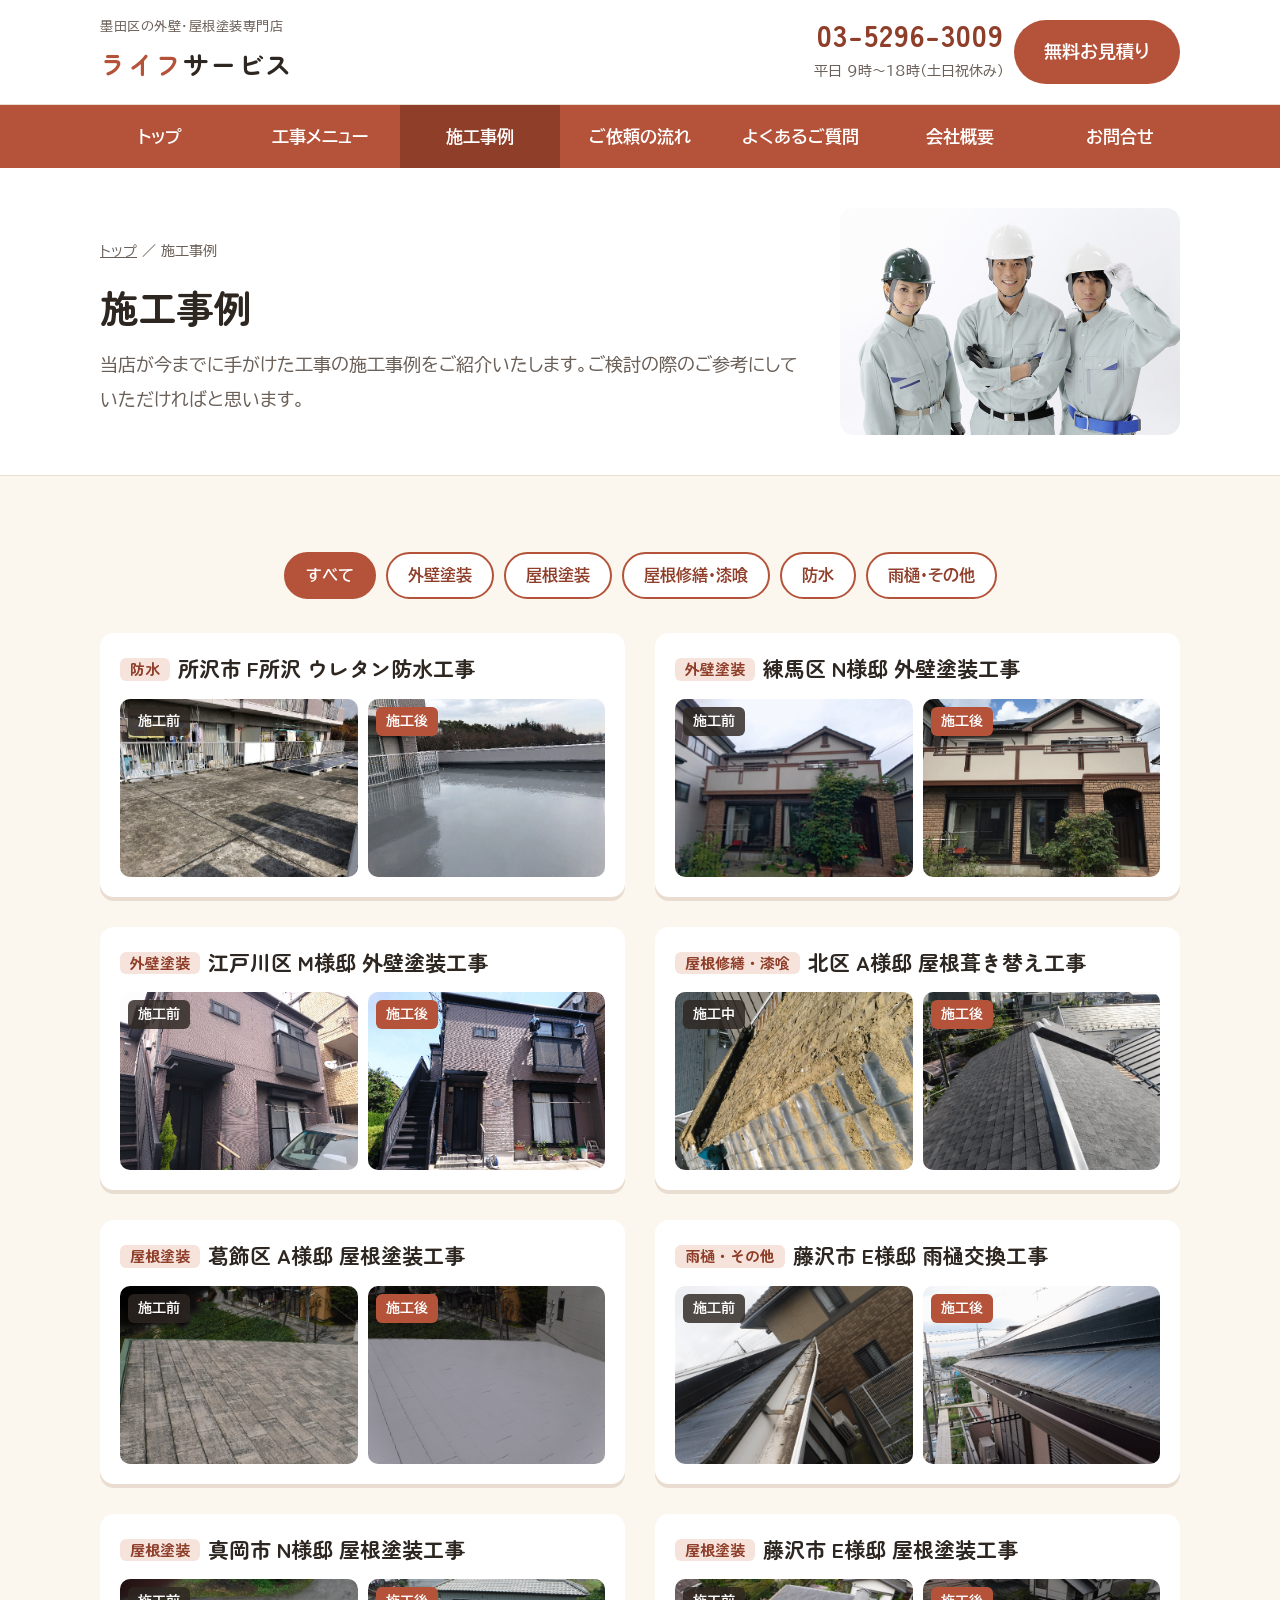
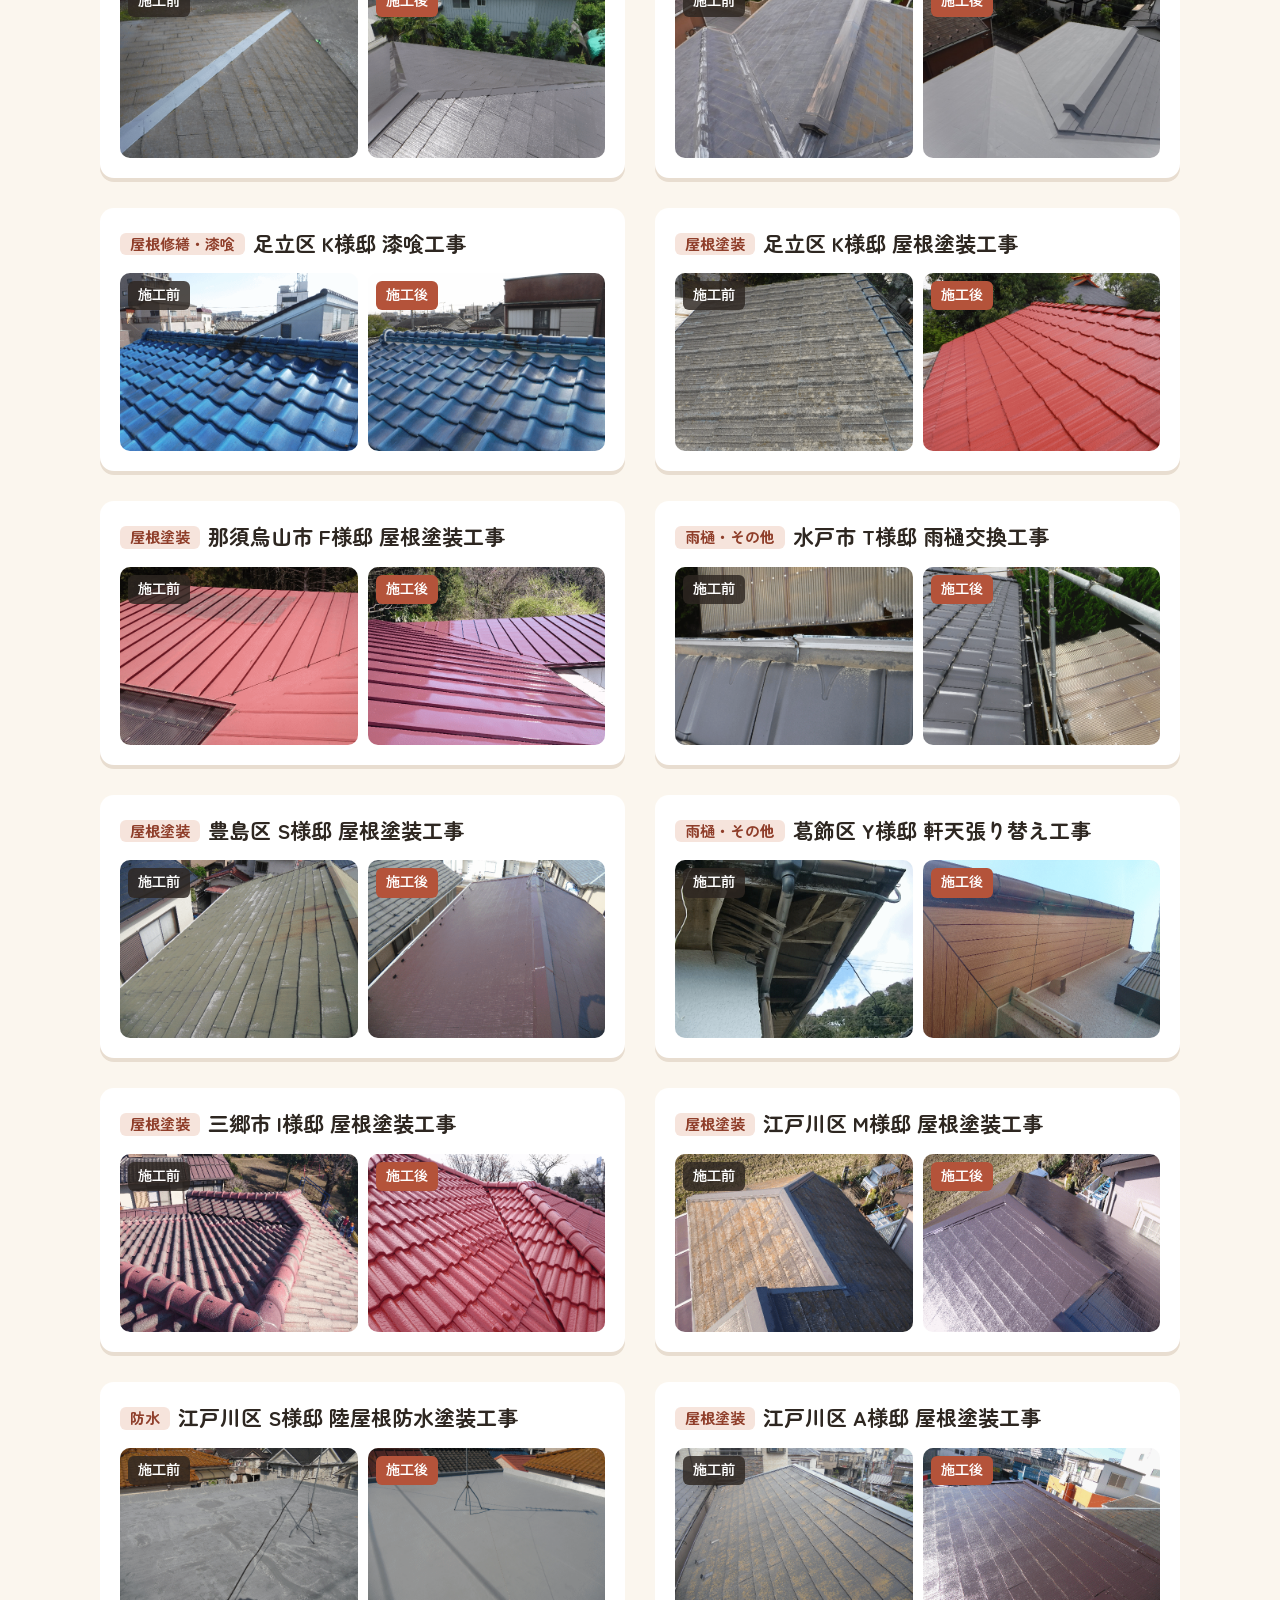
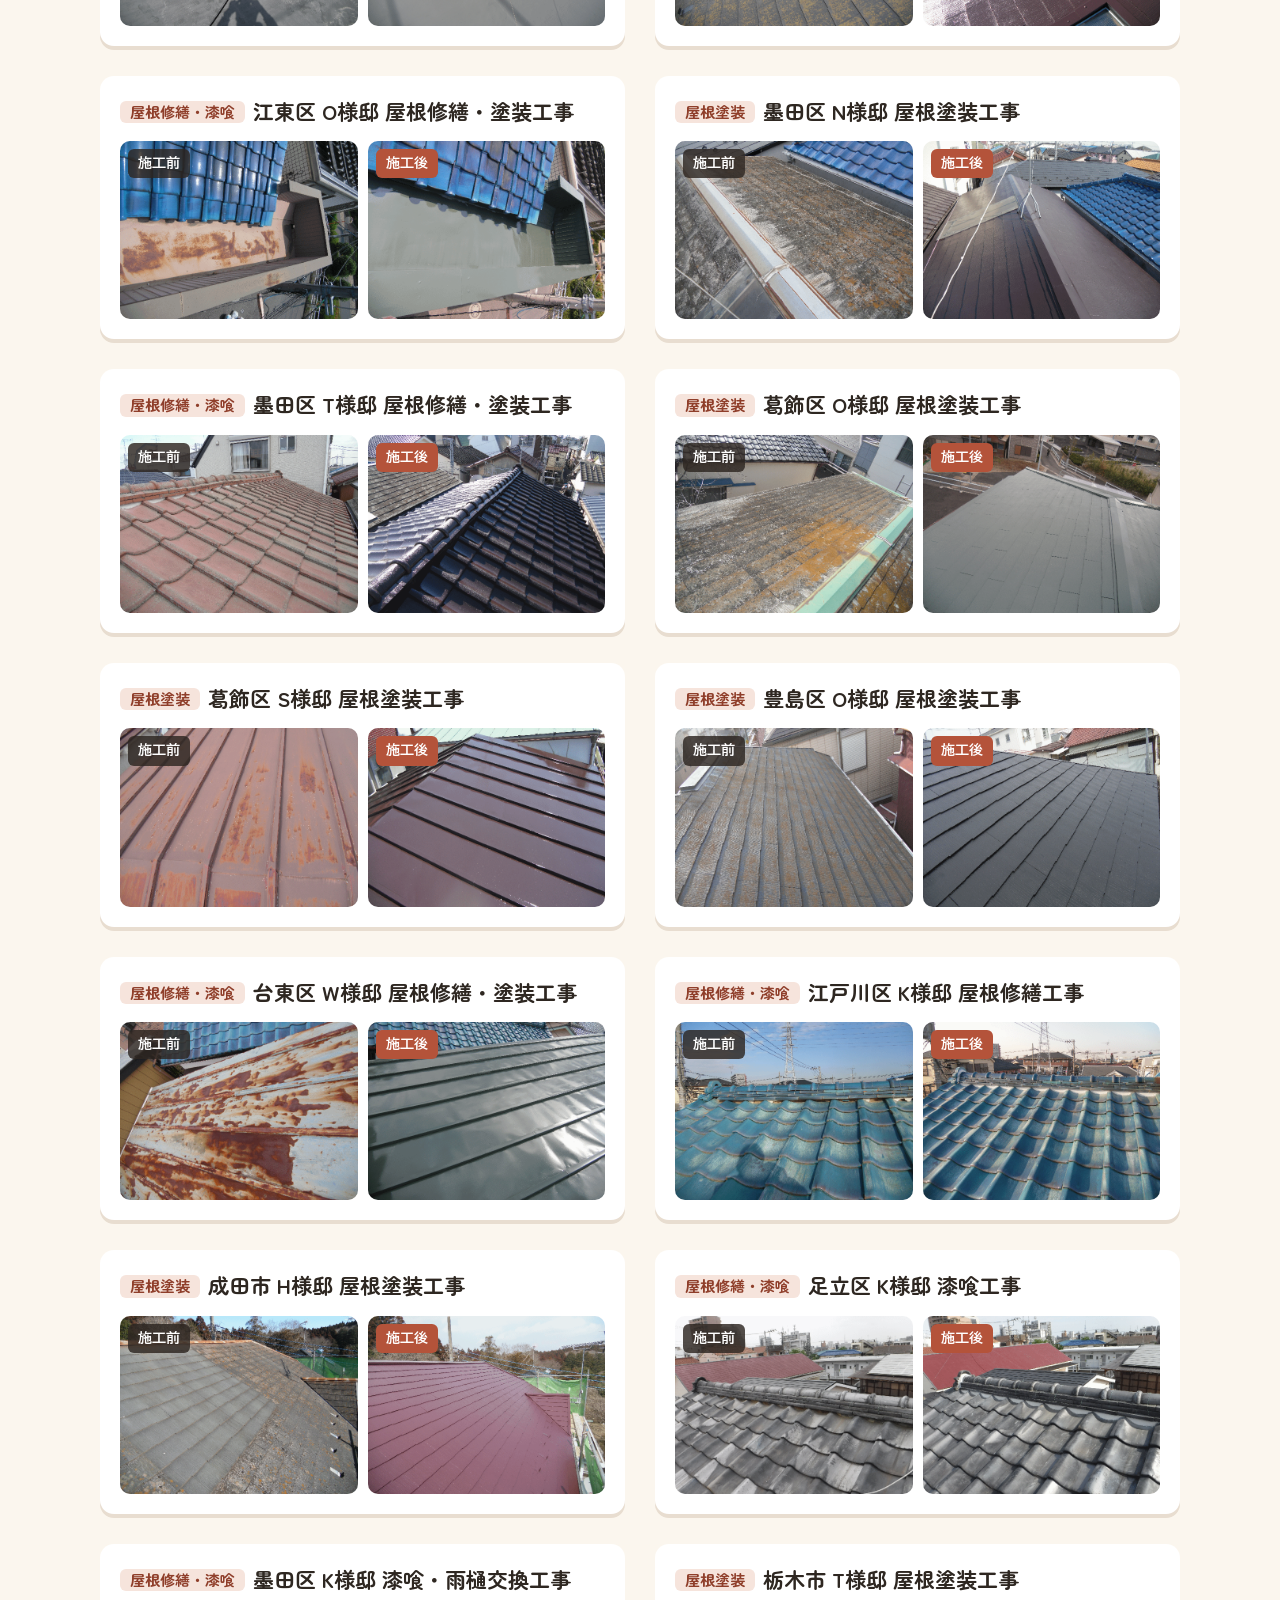
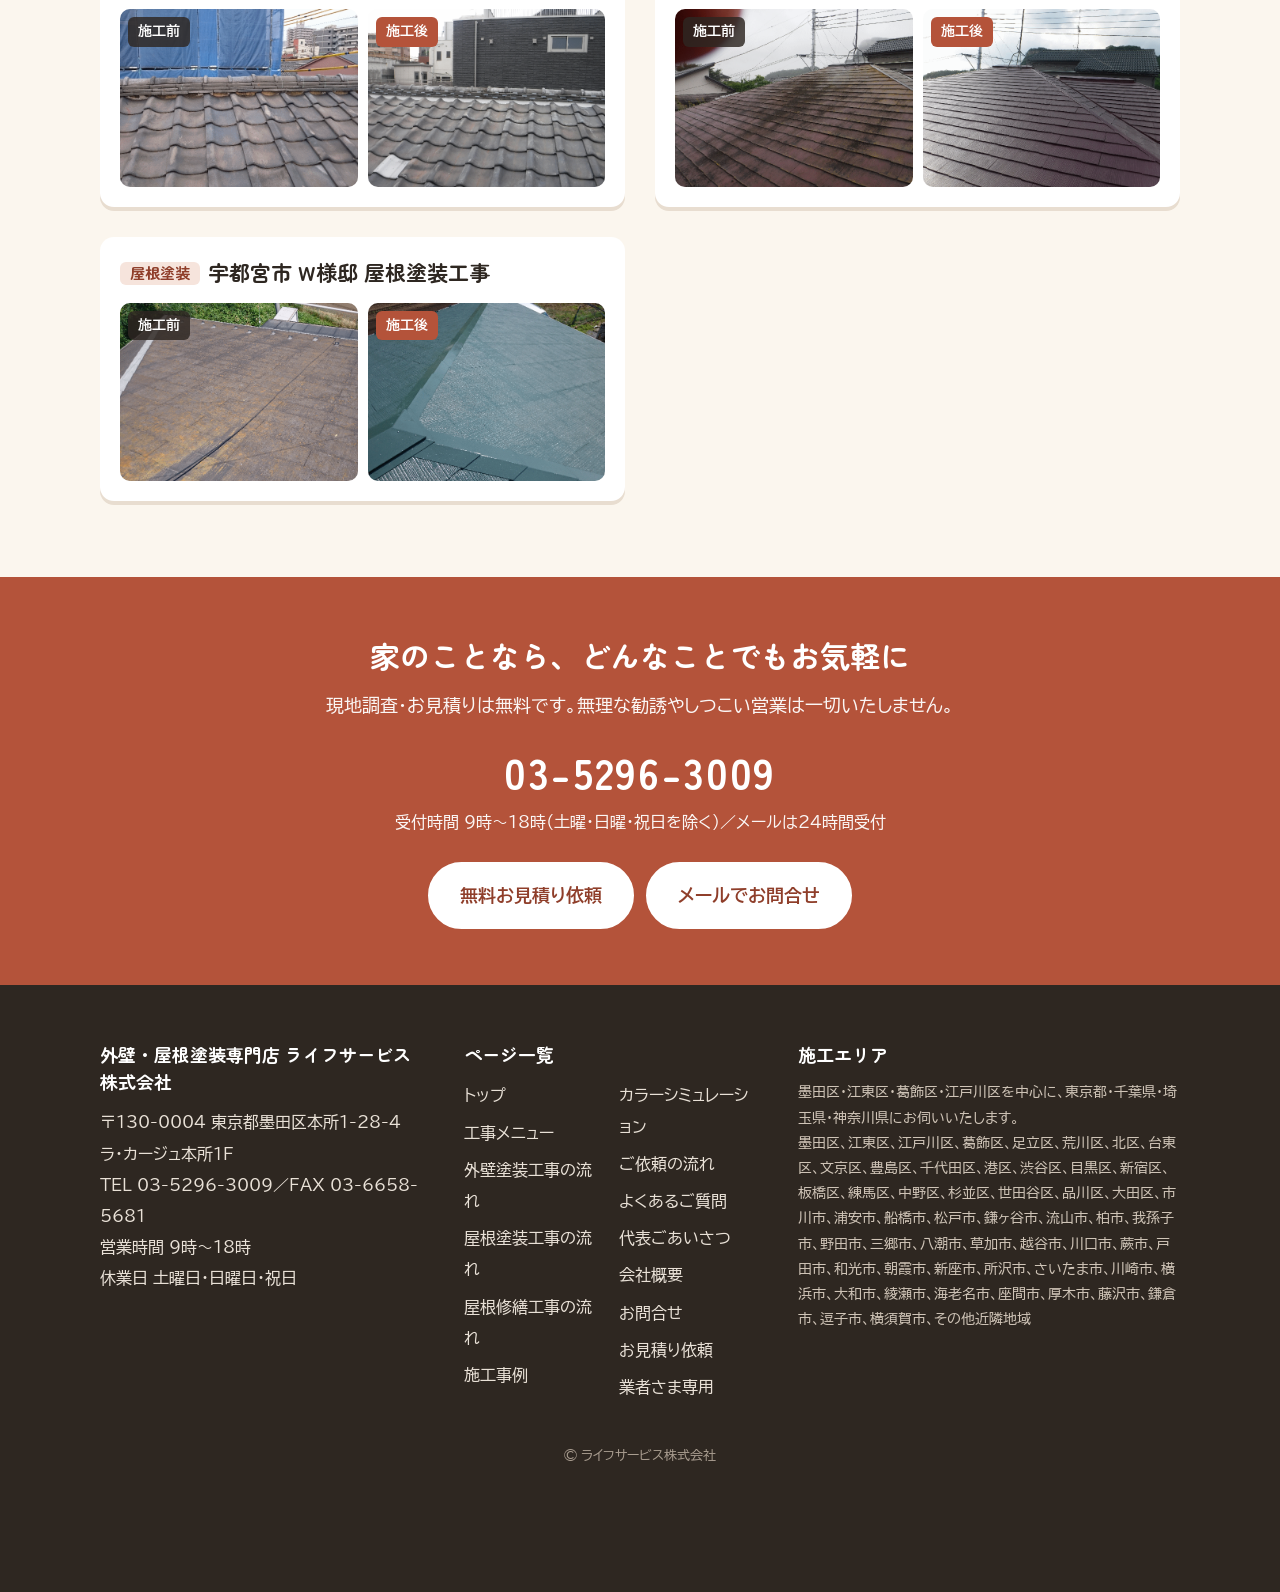
<file: works.html>
<!doctype html>
<html lang="ja">
<head>
<meta charset="utf-8">
<meta name="viewport" content="width=device-width,initial-scale=1">
<title>施工事例｜外壁・屋根塗装専門店 ライフサービス株式会社（墨田区）</title>
<meta name="description" content="ライフサービスがこれまでに手がけた外壁塗装・屋根塗装・屋根修繕・漆喰・防水・雨樋交換などの施工事例（施工前・施工後）をご紹介します。">
<meta name="robots" content="noindex,nofollow">
<link rel="preconnect" href="https://fonts.googleapis.com">
<link rel="preconnect" href="https://fonts.gstatic.com" crossorigin>
<link href="https://fonts.googleapis.com/css2?family=BIZ+UDPGothic:wght@400;700&family=Zen+Maru+Gothic:wght@500;700&display=swap" rel="stylesheet">
<link rel="stylesheet" href="style.css">
<script type="application/ld+json">{"@context": "https://schema.org", "@type": "HousePainter", "name": "ライフサービス株式会社", "alternateName": "外壁・屋根塗装専門店 ライフサービス", "description": "東京都墨田区の外壁・屋根塗装専門店。20年以上の経験を持つ職人が、外壁塗装・屋根塗装・屋根葺き替え・修繕・雨樋・波板などの工事を自社で丁寧に施工します。", "telephone": "+81-3-5296-3009", "faxNumber": "+81-3-6658-5681", "email": "mail@l-service.net", "founder": {"@type": "Person", "name": "足立 貴司", "jobTitle": "代表取締役"}, "address": {"@type": "PostalAddress", "postalCode": "130-0004", "addressRegion": "東京都", "addressLocality": "墨田区", "streetAddress": "本所1-28-4 ラ・カージュ本所1F", "addressCountry": "JP"}, "openingHoursSpecification": [{"@type": "OpeningHoursSpecification", "dayOfWeek": ["Monday", "Tuesday", "Wednesday", "Thursday", "Friday"], "opens": "09:00", "closes": "18:00"}], "areaServed": ["東京都墨田区", "東京都江東区", "東京都葛飾区", "東京都江戸川区", "東京都", "千葉県", "埼玉県", "神奈川県"], "paymentAccepted": "現金, クレジットカード", "makesOffer": [{"@type": "Offer", "itemOffered": {"@type": "Service", "name": "外壁塗装工事"}}, {"@type": "Offer", "itemOffered": {"@type": "Service", "name": "屋根塗装工事"}}, {"@type": "Offer", "itemOffered": {"@type": "Service", "name": "屋根葺き替え・修繕工事"}}, {"@type": "Offer", "itemOffered": {"@type": "Service", "name": "波板張り替え工事"}}, {"@type": "Offer", "itemOffered": {"@type": "Service", "name": "雨樋交換・補修工事"}}, {"@type": "Offer", "itemOffered": {"@type": "Service", "name": "外装工事"}}, {"@type": "Offer", "itemOffered": {"@type": "Service", "name": "各種リフォーム工事"}}]}</script>
</head>
<body>
<header>
  <div class="topbar"><div class="wrap">
    <a class="logo" href="index.html"><small>墨田区の外壁・屋根塗装専門店</small><strong><span>ライフ</span>サービス</strong></a>
    <div class="head-btns">
      <a class="head-tel" href="tel:0352963009"><b>03-5296-3009</b><span>平日 9時〜18時（土日祝休み）</span></a>
      <a class="btn btn-main" href="estimate.html">無料お見積り</a>
      <button class="menu-btn" type="button" aria-label="メニュー">メニュー</button>
    </div>
  </div></div>
  <nav class="gnav"><ul><li><a href="index.html">トップ</a></li><li><a href="menu.html">工事メニュー</a></li><li><a href="works.html" class="on">施工事例</a></li><li><a href="flow.html">ご依頼の流れ</a></li><li><a href="faq.html">よくあるご質問</a></li><li><a href="company.html">会社概要</a></li><li><a href="contact.html">お問合せ</a></li></ul></nav>
</header>
<main>
<div class="ptitle"><div class="wrap">
  <div><div class="crumb"><a href="index.html">トップ</a> ／ 施工事例</div><h1>施工事例</h1><p>当店が今までに手がけた工事の施工事例をご紹介いたします。ご検討の際のご参考にしていただければと思います。</p></div>
  <div class="ph"><img src="img/c92c02e9.jpg" alt="施工事例" loading="lazy" onerror="if(!this.dataset.t){this.dataset.t=1;this.src='http://www.l-service.net/_p/6059/images/pc/c92c02e9.jpg'}"></div>
</div></div><section class="sec"><div class="wrap"><div class="filter"><button class="on" data-k="all">すべて</button><button data-k="wall">外壁塗装</button><button data-k="roof">屋根塗装</button><button data-k="repair">屋根修繕・漆喰</button><button data-k="bousui">防水</button><button data-k="other">雨樋・その他</button></div><div class="works"><article class="work" data-k="bousui"><h3><small>防水</small>所沢市 F所沢 ウレタン防水工事</h3>
<div class="ba"><figure><img src="img/3e725ecf.jpg" alt="所沢市 F所沢 ウレタン防水工事 施工前" loading="lazy" onerror="if(!this.dataset.t){this.dataset.t=1;this.src='http://www.l-service.net/_p/6059/images/pc/3e725ecf.jpg'}"><figcaption>施工前</figcaption></figure><figure class="after"><img src="img/cfcf9e30.JPG" alt="所沢市 F所沢 ウレタン防水工事 施工後" loading="lazy" onerror="if(!this.dataset.t){this.dataset.t=1;this.src='http://www.l-service.net/_p/6059/images/pc/cfcf9e30.JPG'}"><figcaption>施工後</figcaption></figure></div></article><article class="work" data-k="wall"><h3><small>外壁塗装</small>練馬区 N様邸 外壁塗装工事</h3>
<div class="ba"><figure><img src="img/d9e6bd6e.gif" alt="練馬区 N様邸 外壁塗装工事 施工前" loading="lazy" onerror="if(!this.dataset.t){this.dataset.t=1;this.src='http://www.l-service.net/_p/6059/images/pc/d9e6bd6e.gif'}"><figcaption>施工前</figcaption></figure><figure class="after"><img src="img/0e6336d6.gif" alt="練馬区 N様邸 外壁塗装工事 施工後" loading="lazy" onerror="if(!this.dataset.t){this.dataset.t=1;this.src='http://www.l-service.net/_p/6059/images/pc/0e6336d6.gif'}"><figcaption>施工後</figcaption></figure></div></article><article class="work" data-k="wall"><h3><small>外壁塗装</small>江戸川区 M様邸 外壁塗装工事</h3>
<div class="ba"><figure><img src="img/468890c2.gif" alt="江戸川区 M様邸 外壁塗装工事 施工前" loading="lazy" onerror="if(!this.dataset.t){this.dataset.t=1;this.src='http://www.l-service.net/_p/6059/images/pc/468890c2.gif'}"><figcaption>施工前</figcaption></figure><figure class="after"><img src="img/98f00be8.gif" alt="江戸川区 M様邸 外壁塗装工事 施工後" loading="lazy" onerror="if(!this.dataset.t){this.dataset.t=1;this.src='http://www.l-service.net/_p/6059/images/pc/98f00be8.gif'}"><figcaption>施工後</figcaption></figure></div></article><article class="work" data-k="repair"><h3><small>屋根修繕・漆喰</small>北区 A様邸 屋根葺き替え工事</h3>
<div class="ba"><figure><img src="img/72f1997e.gif" alt="北区 A様邸 屋根葺き替え工事 施工中" loading="lazy" onerror="if(!this.dataset.t){this.dataset.t=1;this.src='http://www.l-service.net/_p/6059/images/pc/72f1997e.gif'}"><figcaption>施工中</figcaption></figure><figure class="after"><img src="img/b309835e.gif" alt="北区 A様邸 屋根葺き替え工事 施工後" loading="lazy" onerror="if(!this.dataset.t){this.dataset.t=1;this.src='http://www.l-service.net/_p/6059/images/pc/b309835e.gif'}"><figcaption>施工後</figcaption></figure></div></article><article class="work" data-k="roof"><h3><small>屋根塗装</small>葛飾区 A様邸 屋根塗装工事</h3>
<div class="ba"><figure><img src="img/96bbc646.gif" alt="葛飾区 A様邸 屋根塗装工事 施工前" loading="lazy" onerror="if(!this.dataset.t){this.dataset.t=1;this.src='http://www.l-service.net/_p/6059/images/pc/96bbc646.gif'}"><figcaption>施工前</figcaption></figure><figure class="after"><img src="img/4549cfd5.gif" alt="葛飾区 A様邸 屋根塗装工事 施工後" loading="lazy" onerror="if(!this.dataset.t){this.dataset.t=1;this.src='http://www.l-service.net/_p/6059/images/pc/4549cfd5.gif'}"><figcaption>施工後</figcaption></figure></div></article><article class="work" data-k="other"><h3><small>雨樋・その他</small>藤沢市 E様邸 雨樋交換工事</h3>
<div class="ba"><figure><img src="img/5c19e01b.gif" alt="藤沢市 E様邸 雨樋交換工事 施工前" loading="lazy" onerror="if(!this.dataset.t){this.dataset.t=1;this.src='http://www.l-service.net/_p/6059/images/pc/5c19e01b.gif'}"><figcaption>施工前</figcaption></figure><figure class="after"><img src="img/f05f4f55.gif" alt="藤沢市 E様邸 雨樋交換工事 施工後" loading="lazy" onerror="if(!this.dataset.t){this.dataset.t=1;this.src='http://www.l-service.net/_p/6059/images/pc/f05f4f55.gif'}"><figcaption>施工後</figcaption></figure></div></article><article class="work" data-k="roof"><h3><small>屋根塗装</small>真岡市 N様邸 屋根塗装工事</h3>
<div class="ba"><figure><img src="img/fb7e2470.gif" alt="真岡市 N様邸 屋根塗装工事 施工前" loading="lazy" onerror="if(!this.dataset.t){this.dataset.t=1;this.src='http://www.l-service.net/_p/6059/images/pc/fb7e2470.gif'}"><figcaption>施工前</figcaption></figure><figure class="after"><img src="img/e55c0a74.gif" alt="真岡市 N様邸 屋根塗装工事 施工後" loading="lazy" onerror="if(!this.dataset.t){this.dataset.t=1;this.src='http://www.l-service.net/_p/6059/images/pc/e55c0a74.gif'}"><figcaption>施工後</figcaption></figure></div></article><article class="work" data-k="roof"><h3><small>屋根塗装</small>藤沢市 E様邸 屋根塗装工事</h3>
<div class="ba"><figure><img src="img/3f7f272a.JPG" alt="藤沢市 E様邸 屋根塗装工事 施工前" loading="lazy" onerror="if(!this.dataset.t){this.dataset.t=1;this.src='http://www.l-service.net/_p/6059/images/pc/3f7f272a.JPG'}"><figcaption>施工前</figcaption></figure><figure class="after"><img src="img/ff0cf359.JPG" alt="藤沢市 E様邸 屋根塗装工事 施工後" loading="lazy" onerror="if(!this.dataset.t){this.dataset.t=1;this.src='http://www.l-service.net/_p/6059/images/pc/ff0cf359.JPG'}"><figcaption>施工後</figcaption></figure></div></article><article class="work" data-k="repair"><h3><small>屋根修繕・漆喰</small>足立区 K様邸 漆喰工事</h3>
<div class="ba"><figure><img src="img/bda6a6c1.gif" alt="足立区 K様邸 漆喰工事 施工前" loading="lazy" onerror="if(!this.dataset.t){this.dataset.t=1;this.src='http://www.l-service.net/_p/6059/images/pc/bda6a6c1.gif'}"><figcaption>施工前</figcaption></figure><figure class="after"><img src="img/d5fd5f65.gif" alt="足立区 K様邸 漆喰工事 施工後" loading="lazy" onerror="if(!this.dataset.t){this.dataset.t=1;this.src='http://www.l-service.net/_p/6059/images/pc/d5fd5f65.gif'}"><figcaption>施工後</figcaption></figure></div></article><article class="work" data-k="roof"><h3><small>屋根塗装</small>足立区 K様邸 屋根塗装工事</h3>
<div class="ba"><figure><img src="img/af034d54.gif" alt="足立区 K様邸 屋根塗装工事 施工前" loading="lazy" onerror="if(!this.dataset.t){this.dataset.t=1;this.src='http://www.l-service.net/_p/6059/images/pc/af034d54.gif'}"><figcaption>施工前</figcaption></figure><figure class="after"><img src="img/80b0991e.gif" alt="足立区 K様邸 屋根塗装工事 施工後" loading="lazy" onerror="if(!this.dataset.t){this.dataset.t=1;this.src='http://www.l-service.net/_p/6059/images/pc/80b0991e.gif'}"><figcaption>施工後</figcaption></figure></div></article><article class="work" data-k="roof"><h3><small>屋根塗装</small>那須烏山市 F様邸 屋根塗装工事</h3>
<div class="ba"><figure><img src="img/d5c822e6.gif" alt="那須烏山市 F様邸 屋根塗装工事 施工前" loading="lazy" onerror="if(!this.dataset.t){this.dataset.t=1;this.src='http://www.l-service.net/_p/6059/images/pc/d5c822e6.gif'}"><figcaption>施工前</figcaption></figure><figure class="after"><img src="img/71ec779c.gif" alt="那須烏山市 F様邸 屋根塗装工事 施工後" loading="lazy" onerror="if(!this.dataset.t){this.dataset.t=1;this.src='http://www.l-service.net/_p/6059/images/pc/71ec779c.gif'}"><figcaption>施工後</figcaption></figure></div></article><article class="work" data-k="other"><h3><small>雨樋・その他</small>水戸市 T様邸 雨樋交換工事</h3>
<div class="ba"><figure><img src="img/5c0a8026.gif" alt="水戸市 T様邸 雨樋交換工事 施工前" loading="lazy" onerror="if(!this.dataset.t){this.dataset.t=1;this.src='http://www.l-service.net/_p/6059/images/pc/5c0a8026.gif'}"><figcaption>施工前</figcaption></figure><figure class="after"><img src="img/de10d779.gif" alt="水戸市 T様邸 雨樋交換工事 施工後" loading="lazy" onerror="if(!this.dataset.t){this.dataset.t=1;this.src='http://www.l-service.net/_p/6059/images/pc/de10d779.gif'}"><figcaption>施工後</figcaption></figure></div></article><article class="work" data-k="roof"><h3><small>屋根塗装</small>豊島区 S様邸 屋根塗装工事</h3>
<div class="ba"><figure><img src="img/4ce14c77.gif" alt="豊島区 S様邸 屋根塗装工事 施工前" loading="lazy" onerror="if(!this.dataset.t){this.dataset.t=1;this.src='http://www.l-service.net/_p/6059/images/pc/4ce14c77.gif'}"><figcaption>施工前</figcaption></figure><figure class="after"><img src="img/e2cf5d38.gif" alt="豊島区 S様邸 屋根塗装工事 施工後" loading="lazy" onerror="if(!this.dataset.t){this.dataset.t=1;this.src='http://www.l-service.net/_p/6059/images/pc/e2cf5d38.gif'}"><figcaption>施工後</figcaption></figure></div></article><article class="work" data-k="other"><h3><small>雨樋・その他</small>葛飾区 Y様邸 軒天張り替え工事</h3>
<div class="ba"><figure><img src="img/4beaa666.gif" alt="葛飾区 Y様邸 軒天張り替え工事 施工前" loading="lazy" onerror="if(!this.dataset.t){this.dataset.t=1;this.src='http://www.l-service.net/_p/6059/images/pc/4beaa666.gif'}"><figcaption>施工前</figcaption></figure><figure class="after"><img src="img/cddf0b73.gif" alt="葛飾区 Y様邸 軒天張り替え工事 施工後" loading="lazy" onerror="if(!this.dataset.t){this.dataset.t=1;this.src='http://www.l-service.net/_p/6059/images/pc/cddf0b73.gif'}"><figcaption>施工後</figcaption></figure></div></article><article class="work" data-k="roof"><h3><small>屋根塗装</small>三郷市 I様邸 屋根塗装工事</h3>
<div class="ba"><figure><img src="img/4821beba.gif" alt="三郷市 I様邸 屋根塗装工事 施工前" loading="lazy" onerror="if(!this.dataset.t){this.dataset.t=1;this.src='http://www.l-service.net/_p/6059/images/pc/4821beba.gif'}"><figcaption>施工前</figcaption></figure><figure class="after"><img src="img/ad7afbb9.gif" alt="三郷市 I様邸 屋根塗装工事 施工後" loading="lazy" onerror="if(!this.dataset.t){this.dataset.t=1;this.src='http://www.l-service.net/_p/6059/images/pc/ad7afbb9.gif'}"><figcaption>施工後</figcaption></figure></div></article><article class="work" data-k="roof"><h3><small>屋根塗装</small>江戸川区 M様邸 屋根塗装工事</h3>
<div class="ba"><figure><img src="img/fe81e70b.gif" alt="江戸川区 M様邸 屋根塗装工事 施工前" loading="lazy" onerror="if(!this.dataset.t){this.dataset.t=1;this.src='http://www.l-service.net/_p/6059/images/pc/fe81e70b.gif'}"><figcaption>施工前</figcaption></figure><figure class="after"><img src="img/b326de85.gif" alt="江戸川区 M様邸 屋根塗装工事 施工後" loading="lazy" onerror="if(!this.dataset.t){this.dataset.t=1;this.src='http://www.l-service.net/_p/6059/images/pc/b326de85.gif'}"><figcaption>施工後</figcaption></figure></div></article><article class="work" data-k="bousui"><h3><small>防水</small>江戸川区 S様邸 陸屋根防水塗装工事</h3>
<div class="ba"><figure><img src="img/7ad7b062.gif" alt="江戸川区 S様邸 陸屋根防水塗装工事 施工前" loading="lazy" onerror="if(!this.dataset.t){this.dataset.t=1;this.src='http://www.l-service.net/_p/6059/images/pc/7ad7b062.gif'}"><figcaption>施工前</figcaption></figure><figure class="after"><img src="img/7a4604e4.gif" alt="江戸川区 S様邸 陸屋根防水塗装工事 施工後" loading="lazy" onerror="if(!this.dataset.t){this.dataset.t=1;this.src='http://www.l-service.net/_p/6059/images/pc/7a4604e4.gif'}"><figcaption>施工後</figcaption></figure></div></article><article class="work" data-k="roof"><h3><small>屋根塗装</small>江戸川区 A様邸 屋根塗装工事</h3>
<div class="ba"><figure><img src="img/69e13229.gif" alt="江戸川区 A様邸 屋根塗装工事 施工前" loading="lazy" onerror="if(!this.dataset.t){this.dataset.t=1;this.src='http://www.l-service.net/_p/6059/images/pc/69e13229.gif'}"><figcaption>施工前</figcaption></figure><figure class="after"><img src="img/2ce5c4f5.gif" alt="江戸川区 A様邸 屋根塗装工事 施工後" loading="lazy" onerror="if(!this.dataset.t){this.dataset.t=1;this.src='http://www.l-service.net/_p/6059/images/pc/2ce5c4f5.gif'}"><figcaption>施工後</figcaption></figure></div></article><article class="work" data-k="repair"><h3><small>屋根修繕・漆喰</small>江東区 O様邸 屋根修繕・塗装工事</h3>
<div class="ba"><figure><img src="img/24df26c7.gif" alt="江東区 O様邸 屋根修繕・塗装工事 施工前" loading="lazy" onerror="if(!this.dataset.t){this.dataset.t=1;this.src='http://www.l-service.net/_p/6059/images/pc/24df26c7.gif'}"><figcaption>施工前</figcaption></figure><figure class="after"><img src="img/dcd7e1e1.gif" alt="江東区 O様邸 屋根修繕・塗装工事 施工後" loading="lazy" onerror="if(!this.dataset.t){this.dataset.t=1;this.src='http://www.l-service.net/_p/6059/images/pc/dcd7e1e1.gif'}"><figcaption>施工後</figcaption></figure></div></article><article class="work" data-k="roof"><h3><small>屋根塗装</small>墨田区 N様邸 屋根塗装工事</h3>
<div class="ba"><figure><img src="img/5afa96ba.gif" alt="墨田区 N様邸 屋根塗装工事 施工前" loading="lazy" onerror="if(!this.dataset.t){this.dataset.t=1;this.src='http://www.l-service.net/_p/6059/images/pc/5afa96ba.gif'}"><figcaption>施工前</figcaption></figure><figure class="after"><img src="img/72a70869.gif" alt="墨田区 N様邸 屋根塗装工事 施工後" loading="lazy" onerror="if(!this.dataset.t){this.dataset.t=1;this.src='http://www.l-service.net/_p/6059/images/pc/72a70869.gif'}"><figcaption>施工後</figcaption></figure></div></article><article class="work" data-k="repair"><h3><small>屋根修繕・漆喰</small>墨田区 T様邸 屋根修繕・塗装工事</h3>
<div class="ba"><figure><img src="img/fec17cfa.gif" alt="墨田区 T様邸 屋根修繕・塗装工事 施工前" loading="lazy" onerror="if(!this.dataset.t){this.dataset.t=1;this.src='http://www.l-service.net/_p/6059/images/pc/fec17cfa.gif'}"><figcaption>施工前</figcaption></figure><figure class="after"><img src="img/20bc403e.gif" alt="墨田区 T様邸 屋根修繕・塗装工事 施工後" loading="lazy" onerror="if(!this.dataset.t){this.dataset.t=1;this.src='http://www.l-service.net/_p/6059/images/pc/20bc403e.gif'}"><figcaption>施工後</figcaption></figure></div></article><article class="work" data-k="roof"><h3><small>屋根塗装</small>葛飾区 O様邸 屋根塗装工事</h3>
<div class="ba"><figure><img src="img/9648c447.gif" alt="葛飾区 O様邸 屋根塗装工事 施工前" loading="lazy" onerror="if(!this.dataset.t){this.dataset.t=1;this.src='http://www.l-service.net/_p/6059/images/pc/9648c447.gif'}"><figcaption>施工前</figcaption></figure><figure class="after"><img src="img/48866acf.gif" alt="葛飾区 O様邸 屋根塗装工事 施工後" loading="lazy" onerror="if(!this.dataset.t){this.dataset.t=1;this.src='http://www.l-service.net/_p/6059/images/pc/48866acf.gif'}"><figcaption>施工後</figcaption></figure></div></article><article class="work" data-k="roof"><h3><small>屋根塗装</small>葛飾区 S様邸 屋根塗装工事</h3>
<div class="ba"><figure><img src="img/558bf866.gif" alt="葛飾区 S様邸 屋根塗装工事 施工前" loading="lazy" onerror="if(!this.dataset.t){this.dataset.t=1;this.src='http://www.l-service.net/_p/6059/images/pc/558bf866.gif'}"><figcaption>施工前</figcaption></figure><figure class="after"><img src="img/9166d371.gif" alt="葛飾区 S様邸 屋根塗装工事 施工後" loading="lazy" onerror="if(!this.dataset.t){this.dataset.t=1;this.src='http://www.l-service.net/_p/6059/images/pc/9166d371.gif'}"><figcaption>施工後</figcaption></figure></div></article><article class="work" data-k="roof"><h3><small>屋根塗装</small>豊島区 O様邸 屋根塗装工事</h3>
<div class="ba"><figure><img src="img/4ee2f54d.gif" alt="豊島区 O様邸 屋根塗装工事 施工前" loading="lazy" onerror="if(!this.dataset.t){this.dataset.t=1;this.src='http://www.l-service.net/_p/6059/images/pc/4ee2f54d.gif'}"><figcaption>施工前</figcaption></figure><figure class="after"><img src="img/d0ce122b.gif" alt="豊島区 O様邸 屋根塗装工事 施工後" loading="lazy" onerror="if(!this.dataset.t){this.dataset.t=1;this.src='http://www.l-service.net/_p/6059/images/pc/d0ce122b.gif'}"><figcaption>施工後</figcaption></figure></div></article><article class="work" data-k="repair"><h3><small>屋根修繕・漆喰</small>台東区 W様邸 屋根修繕・塗装工事</h3>
<div class="ba"><figure><img src="img/0abb8a19.gif" alt="台東区 W様邸 屋根修繕・塗装工事 施工前" loading="lazy" onerror="if(!this.dataset.t){this.dataset.t=1;this.src='http://www.l-service.net/_p/6059/images/pc/0abb8a19.gif'}"><figcaption>施工前</figcaption></figure><figure class="after"><img src="img/2e454b43.gif" alt="台東区 W様邸 屋根修繕・塗装工事 施工後" loading="lazy" onerror="if(!this.dataset.t){this.dataset.t=1;this.src='http://www.l-service.net/_p/6059/images/pc/2e454b43.gif'}"><figcaption>施工後</figcaption></figure></div></article><article class="work" data-k="repair"><h3><small>屋根修繕・漆喰</small>江戸川区 K様邸 屋根修繕工事</h3>
<div class="ba"><figure><img src="img/92bde3a8.gif" alt="江戸川区 K様邸 屋根修繕工事 施工前" loading="lazy" onerror="if(!this.dataset.t){this.dataset.t=1;this.src='http://www.l-service.net/_p/6059/images/pc/92bde3a8.gif'}"><figcaption>施工前</figcaption></figure><figure class="after"><img src="img/fb3e991e.gif" alt="江戸川区 K様邸 屋根修繕工事 施工後" loading="lazy" onerror="if(!this.dataset.t){this.dataset.t=1;this.src='http://www.l-service.net/_p/6059/images/pc/fb3e991e.gif'}"><figcaption>施工後</figcaption></figure></div></article><article class="work" data-k="roof"><h3><small>屋根塗装</small>成田市 H様邸 屋根塗装工事</h3>
<div class="ba"><figure><img src="img/c1e300e2.gif" alt="成田市 H様邸 屋根塗装工事 施工前" loading="lazy" onerror="if(!this.dataset.t){this.dataset.t=1;this.src='http://www.l-service.net/_p/6059/images/pc/c1e300e2.gif'}"><figcaption>施工前</figcaption></figure><figure class="after"><img src="img/2f7b30cc.gif" alt="成田市 H様邸 屋根塗装工事 施工後" loading="lazy" onerror="if(!this.dataset.t){this.dataset.t=1;this.src='http://www.l-service.net/_p/6059/images/pc/2f7b30cc.gif'}"><figcaption>施工後</figcaption></figure></div></article><article class="work" data-k="repair"><h3><small>屋根修繕・漆喰</small>足立区 K様邸 漆喰工事</h3>
<div class="ba"><figure><img src="img/41a5c704.gif" alt="足立区 K様邸 漆喰工事 施工前" loading="lazy" onerror="if(!this.dataset.t){this.dataset.t=1;this.src='http://www.l-service.net/_p/6059/images/pc/41a5c704.gif'}"><figcaption>施工前</figcaption></figure><figure class="after"><img src="img/8f31fc86.gif" alt="足立区 K様邸 漆喰工事 施工後" loading="lazy" onerror="if(!this.dataset.t){this.dataset.t=1;this.src='http://www.l-service.net/_p/6059/images/pc/8f31fc86.gif'}"><figcaption>施工後</figcaption></figure></div></article><article class="work" data-k="repair"><h3><small>屋根修繕・漆喰</small>墨田区 K様邸 漆喰・雨樋交換工事</h3>
<div class="ba"><figure><img src="img/21b4d4eb.gif" alt="墨田区 K様邸 漆喰・雨樋交換工事 施工前" loading="lazy" onerror="if(!this.dataset.t){this.dataset.t=1;this.src='http://www.l-service.net/_p/6059/images/pc/21b4d4eb.gif'}"><figcaption>施工前</figcaption></figure><figure class="after"><img src="img/98c77e65.gif" alt="墨田区 K様邸 漆喰・雨樋交換工事 施工後" loading="lazy" onerror="if(!this.dataset.t){this.dataset.t=1;this.src='http://www.l-service.net/_p/6059/images/pc/98c77e65.gif'}"><figcaption>施工後</figcaption></figure></div></article><article class="work" data-k="roof"><h3><small>屋根塗装</small>栃木市 T様邸 屋根塗装工事</h3>
<div class="ba"><figure><img src="img/41f9ce9c.gif" alt="栃木市 T様邸 屋根塗装工事 施工前" loading="lazy" onerror="if(!this.dataset.t){this.dataset.t=1;this.src='http://www.l-service.net/_p/6059/images/pc/41f9ce9c.gif'}"><figcaption>施工前</figcaption></figure><figure class="after"><img src="img/49018f73.gif" alt="栃木市 T様邸 屋根塗装工事 施工後" loading="lazy" onerror="if(!this.dataset.t){this.dataset.t=1;this.src='http://www.l-service.net/_p/6059/images/pc/49018f73.gif'}"><figcaption>施工後</figcaption></figure></div></article><article class="work" data-k="roof"><h3><small>屋根塗装</small>宇都宮市 W様邸 屋根塗装工事</h3>
<div class="ba"><figure><img src="img/87f7d1e7.gif" alt="宇都宮市 W様邸 屋根塗装工事 施工前" loading="lazy" onerror="if(!this.dataset.t){this.dataset.t=1;this.src='http://www.l-service.net/_p/6059/images/pc/87f7d1e7.gif'}"><figcaption>施工前</figcaption></figure><figure class="after"><img src="img/c8beadda.gif" alt="宇都宮市 W様邸 屋根塗装工事 施工後" loading="lazy" onerror="if(!this.dataset.t){this.dataset.t=1;this.src='http://www.l-service.net/_p/6059/images/pc/c8beadda.gif'}"><figcaption>施工後</figcaption></figure></div></article></div></div></section>
</main>
<div class="cta-band">
  <div class="wrap">
    <h2>家のことなら、どんなことでもお気軽に</h2>
    <p>現地調査・お見積りは無料です。無理な勧誘やしつこい営業は一切いたしません。</p>
    <a class="tel" href="tel:0352963009">03-5296-3009</a>
    <p class="hours">受付時間 9時〜18時（土曜・日曜・祝日を除く）／メールは24時間受付</p>
    <div class="cta-row" style="justify-content:center">
      <a class="btn btn-line" href="estimate.html">無料お見積り依頼</a>
      <a class="btn btn-line" href="contact.html">メールでお問合せ</a>
    </div>
  </div>
</div>
<footer>
  <div class="wrap">
    <div class="fgrid">
      <div>
        <h4>外壁・屋根塗装専門店 ライフサービス株式会社</h4>
        <p>〒130-0004 東京都墨田区本所1-28-4 ラ・カージュ本所1F<br>TEL 03-5296-3009／FAX 03-6658-5681<br>営業時間 9時〜18時<br>休業日 土曜日・日曜日・祝日</p>
      </div>
      <div>
        <h4>ページ一覧</h4>
        <ul>
          <li><a href="index.html">トップ</a></li>
          <li><a href="menu.html">工事メニュー</a></li>
          <li><a href="flow-wall.html">外壁塗装工事の流れ</a></li>
          <li><a href="flow-roof.html">屋根塗装工事の流れ</a></li>
          <li><a href="flow-repair.html">屋根修繕工事の流れ</a></li>
          <li><a href="works.html">施工事例</a></li>
          <li><a href="color.html">カラーシミュレーション</a></li>
          <li><a href="flow.html">ご依頼の流れ</a></li>
          <li><a href="faq.html">よくあるご質問</a></li>
          <li><a href="greeting.html">代表ごあいさつ</a></li>
          <li><a href="company.html">会社概要</a></li>
          <li><a href="contact.html">お問合せ</a></li>
          <li><a href="estimate.html">お見積り依頼</a></li>
          <li><a href="partner.html">業者さま専用</a></li>
        </ul>
      </div>
      <div>
        <h4>施工エリア</h4>
        <p class="area">墨田区・江東区・葛飾区・江戸川区を中心に、東京都・千葉県・埼玉県・神奈川県にお伺いいたします。<br>墨田区、江東区、江戸川区、葛飾区、足立区、荒川区、北区、台東区、文京区、豊島区、千代田区、港区、渋谷区、目黒区、新宿区、板橋区、練馬区、中野区、杉並区、世田谷区、品川区、大田区、市川市、浦安市、船橋市、松戸市、鎌ヶ谷市、流山市、柏市、我孫子市、野田市、三郷市、八潮市、草加市、越谷市、川口市、蕨市、戸田市、和光市、朝霞市、新座市、所沢市、さいたま市、川崎市、横浜市、大和市、綾瀬市、海老名市、座間市、厚木市、藤沢市、鎌倉市、逗子市、横須賀市、その他近隣地域</p>
      </div>
    </div>
    <p class="copy">&copy; ライフサービス株式会社</p>
  </div>
</footer>
<div class="sp-bar"><a class="t" href="tel:0352963009">電話する</a><a class="m" href="estimate.html">無料お見積り</a></div>
<script src="main.js"></script>
<!-- Cloudflare Web Analytics --><script defer src='https://static.cloudflareinsights.com/beacon.min.js' data-cf-beacon='{"token": "66a2b055c38a48da9c19547b0177c091"}'></script><!-- End Cloudflare Web Analytics -->
</body>
</html>
</file>
<file: style.css>
:root{
  --bg:#fbf6ee; --paper:#ffffff; --ink:#2e2721; --soft:#6b6058; --line:#e8ddd0;
  --brand:#b4533a; --brand-dk:#8f3e2a; --brand-lt:#f6e4dc;
  --green:#3d6656; --green-lt:#e3ede8; --gold:#e7a63a;
  --round:14px;
}
*{box-sizing:border-box}
html{scroll-behavior:smooth}
body{margin:0;background:var(--bg);color:var(--ink);font-family:"BIZ UDPGothic","Hiragino Sans","Yu Gothic",sans-serif;font-size:18px;line-height:1.95;-webkit-text-size-adjust:100%}
img{max-width:100%;height:auto;display:block}
a{color:var(--brand-dk)}
h1,h2,h3,h4{font-family:"Zen Maru Gothic","BIZ UDPGothic",sans-serif;font-weight:700;line-height:1.5;margin:0}
p{margin:0 0 1em}
.wrap{max-width:1120px;margin:0 auto;padding:0 20px}
.narrow{max-width:860px}

/* header */
.topbar{background:var(--paper);border-bottom:1px solid var(--line)}
.topbar .wrap{display:flex;align-items:center;justify-content:space-between;gap:16px;padding-top:14px;padding-bottom:14px}
.logo{text-decoration:none;color:var(--ink);display:block}
.logo small{display:block;font-size:13px;color:var(--soft);letter-spacing:.04em}
.logo strong{font-family:"Zen Maru Gothic",sans-serif;font-size:26px;letter-spacing:.06em}
.logo strong span{color:var(--brand)}
.head-tel{text-align:right;text-decoration:none;color:var(--ink)}
.head-tel b{display:block;font-size:30px;font-family:"Zen Maru Gothic",sans-serif;color:var(--brand-dk);letter-spacing:.03em;line-height:1.2}
.head-tel span{font-size:14px;color:var(--soft)}
.head-btns{display:flex;gap:10px;align-items:center}
.btn{display:inline-block;text-decoration:none;font-weight:700;border-radius:999px;padding:14px 30px;font-size:18px;text-align:center;transition:.2s}
.btn-main{background:var(--brand);color:#fff}
.btn-main:hover{background:var(--brand-dk)}
.btn-sub{background:var(--green);color:#fff}
.btn-sub:hover{opacity:.9}
.btn-line{border:2px solid var(--brand);color:var(--brand-dk);background:#fff}
nav.gnav{background:var(--brand)}
nav.gnav ul{list-style:none;margin:0 auto;padding:0;display:flex;max-width:1120px}
nav.gnav li{flex:1}
nav.gnav a{display:block;text-align:center;color:#fff;text-decoration:none;padding:15px 6px;font-weight:700;font-size:17px}
nav.gnav a:hover,nav.gnav a.on{background:var(--brand-dk)}
.menu-btn{display:none}

/* hero */
.hero{position:relative;background:var(--paper)}
.hero-in{display:grid;grid-template-columns:1.05fr 1fr;align-items:center;gap:40px;padding:56px 20px}
.hero h1{font-size:44px;line-height:1.45;margin-bottom:22px}
.hero h1 em{font-style:normal;color:var(--brand);background:linear-gradient(transparent 68%,#f8d9a5 68%)}
.hero p.lead{font-size:20px;color:var(--soft);margin-bottom:28px}
.hero .ph{border-radius:24px;overflow:hidden;box-shadow:0 18px 40px rgba(80,50,30,.18)}
.hero .ph img{width:100%;aspect-ratio:4/3;object-fit:cover}
.hero .badges{display:flex;flex-wrap:wrap;gap:10px;margin-bottom:28px}
.hero .badges span{background:var(--green-lt);color:var(--green);font-weight:700;border-radius:999px;padding:6px 18px;font-size:16px}
.cta-row{display:flex;flex-wrap:wrap;gap:12px}

/* page title */
.ptitle{background:var(--paper);border-bottom:1px solid var(--line)}
.ptitle .wrap{display:grid;grid-template-columns:1fr 340px;gap:30px;align-items:center;padding-top:40px;padding-bottom:40px}
.ptitle h1{font-size:38px}
.ptitle p{color:var(--soft);margin:12px 0 0}
.ptitle .ph img{border-radius:var(--round);width:100%;aspect-ratio:3/2;object-fit:cover}
.crumb{font-size:14px;color:var(--soft);padding:12px 0}
.crumb a{color:var(--soft)}

/* sections */
section.sec{padding:76px 0}
section.alt{background:var(--paper)}
section.green{background:var(--green-lt)}
.sec-head{text-align:center;margin-bottom:44px}
.sec-head h2{font-size:34px;display:inline-block;position:relative;padding-bottom:16px}
.sec-head h2::after{content:"";position:absolute;left:50%;bottom:0;width:56px;height:4px;border-radius:4px;background:var(--brand);transform:translateX(-50%)}
.sec-head p{color:var(--soft);margin:16px auto 0;max-width:720px}

.worry{background:var(--paper);border-radius:24px;padding:40px;display:grid;grid-template-columns:1fr 1fr;gap:16px 32px;box-shadow:0 4px 0 var(--line)}
.worry li{list-style:none;position:relative;padding-left:40px;font-weight:700;font-size:19px}
.worry li::before{content:"";position:absolute;left:0;top:7px;width:24px;height:24px;border-radius:50%;background:var(--brand-lt);box-shadow:inset 0 0 0 7px var(--brand)}
.worry-ans{text-align:center;font-size:24px;font-family:"Zen Maru Gothic",sans-serif;font-weight:700;margin-top:30px}
.worry-ans span{color:var(--brand)}

.greet{display:grid;grid-template-columns:300px 1fr;gap:44px;align-items:start}
.greet .ph img{border-radius:20px;width:100%;box-shadow:0 10px 26px rgba(80,50,30,.15)}
.greet .name{margin-top:14px;text-align:center;font-weight:700}
.greet .name small{display:block;color:var(--soft);font-weight:400;font-size:15px}
.greet h3{font-size:28px;margin-bottom:20px;color:var(--brand-dk)}

.cards{display:grid;grid-template-columns:repeat(3,1fr);gap:28px}
.card{background:var(--paper);border-radius:var(--round);overflow:hidden;box-shadow:0 4px 0 var(--line)}
.card .ph img{width:100%;aspect-ratio:4/3;object-fit:cover}
.card .body{padding:24px 26px 28px}
.card h3{font-size:22px;margin-bottom:12px;color:var(--brand-dk)}
.card p{font-size:17px;margin:0}
.card a.more{display:inline-block;margin-top:14px;font-weight:700}

.signs{display:grid;grid-template-columns:repeat(3,1fr);gap:22px}
.signs.four{grid-template-columns:repeat(4,1fr)}
.sign{background:var(--paper);border-radius:var(--round);overflow:hidden;text-align:center;box-shadow:0 4px 0 var(--line)}
.sign img{width:100%;aspect-ratio:4/3;object-fit:cover}
.sign p{margin:0;padding:14px 10px;font-weight:700;font-size:18px}
.note-box{background:var(--brand-lt);border-radius:var(--round);padding:20px 26px;margin-top:28px;font-weight:700;text-align:center}
h3.sub{font-size:26px;margin:0 0 22px;padding-left:16px;border-left:6px solid var(--brand)}

/* menu detail */
.svc{display:grid;grid-template-columns:400px 1fr;gap:40px;padding:44px 0;border-bottom:1px dashed var(--line)}
.svc:last-child{border-bottom:none}
.svc img{border-radius:var(--round);width:100%;aspect-ratio:4/3;object-fit:cover}
.svc h2{font-size:30px;color:var(--brand-dk);margin-bottom:18px}

/* process */
.steps{position:relative;margin:0;padding:0;list-style:none}
.steps>li{position:relative;display:grid;grid-template-columns:360px 1fr;gap:36px;padding:0 0 46px 44px}
.steps>li::before{content:"";position:absolute;left:9px;top:12px;bottom:-12px;width:3px;background:var(--line)}
.steps>li:last-child::before{display:none}
.steps>li::after{content:"";position:absolute;left:0;top:6px;width:21px;height:21px;border-radius:50%;background:var(--brand);box-shadow:0 0 0 5px var(--brand-lt)}
.steps img{border-radius:var(--round);width:100%;aspect-ratio:4/3;object-fit:cover}
.steps h3{font-size:24px;margin-bottom:14px}
.steps .pair{display:grid;grid-template-columns:1fr 1fr;gap:12px}
.steps .pair figure{margin:0}
.steps figcaption{font-size:14px;color:var(--soft);text-align:center;margin-top:6px}
.steps.notext>li{grid-template-columns:1fr}
.paint-tag{display:inline-block;background:var(--green-lt);color:var(--green);font-weight:700;border-radius:8px;padding:2px 12px;font-size:16px}

/* works */
.works{display:grid;grid-template-columns:repeat(2,1fr);gap:30px}
.work{background:var(--paper);border-radius:var(--round);padding:20px;box-shadow:0 4px 0 var(--line)}
.work h3{font-size:21px;margin:0 0 14px}
.work h3 small{display:inline-block;background:var(--brand-lt);color:var(--brand-dk);border-radius:6px;padding:0 10px;font-size:15px;margin-right:8px;vertical-align:2px}
.ba{display:grid;grid-template-columns:1fr 1fr;gap:10px}
.ba figure{margin:0;position:relative}
.ba img{border-radius:10px;width:100%;aspect-ratio:4/3;object-fit:cover}
.ba figcaption{position:absolute;left:8px;top:8px;background:rgba(46,39,33,.82);color:#fff;font-size:14px;font-weight:700;border-radius:6px;padding:1px 10px}
.ba figure.after figcaption{background:var(--brand)}
.filter{display:flex;flex-wrap:wrap;gap:10px;justify-content:center;margin-bottom:34px}
.filter button{font:inherit;font-size:16px;font-weight:700;border:2px solid var(--brand);background:#fff;color:var(--brand-dk);border-radius:999px;padding:6px 20px;cursor:pointer}
.filter button.on{background:var(--brand);color:#fff}

/* faq */
details.qa{background:var(--paper);border-radius:var(--round);margin-bottom:16px;box-shadow:0 4px 0 var(--line)}
details.qa summary{list-style:none;cursor:pointer;padding:22px 60px 22px 70px;position:relative;font-weight:700;font-size:20px;font-family:"Zen Maru Gothic",sans-serif}
details.qa summary::-webkit-details-marker{display:none}
details.qa summary::before{content:"Q";position:absolute;left:22px;top:18px;width:34px;height:34px;border-radius:50%;background:var(--brand);color:#fff;text-align:center;line-height:34px;font-size:18px}
details.qa summary::after{content:"＋";position:absolute;right:24px;top:20px;color:var(--brand);font-size:22px}
details.qa[open] summary::after{content:"－"}
details.qa .a{padding:0 30px 26px 70px;position:relative}
details.qa .a::before{content:"A";position:absolute;left:22px;top:0;width:34px;height:34px;border-radius:50%;background:var(--green);color:#fff;text-align:center;line-height:34px;font-weight:700;font-size:18px}
details.qa .a b{display:block;font-size:19px;margin-bottom:8px;color:var(--green)}

/* table */
table.info{width:100%;border-collapse:collapse;background:var(--paper);border-radius:var(--round);overflow:hidden}
table.info th,table.info td{padding:18px 22px;border-bottom:1px solid var(--line);text-align:left;vertical-align:top}
table.info th{width:220px;background:var(--brand-lt);color:var(--brand-dk);font-weight:700}
table.info tr:last-child th,table.info tr:last-child td{border-bottom:none}
.map{border-radius:var(--round);overflow:hidden;margin-top:30px}
.map iframe{width:100%;height:380px;border:0;display:block}

/* links */
.sim{display:grid;grid-template-columns:repeat(2,1fr);gap:24px}
.sim .card .body{padding:28px}

/* form */
.form{background:var(--paper);border-radius:20px;padding:40px;box-shadow:0 4px 0 var(--line)}
.form label{display:block;font-weight:700;margin:0 0 8px}
.form .req{background:var(--brand);color:#fff;font-size:13px;border-radius:4px;padding:1px 8px;margin-left:8px;vertical-align:2px}
.form .opt{background:#999;color:#fff;font-size:13px;border-radius:4px;padding:1px 8px;margin-left:8px;vertical-align:2px}
.form input,.form textarea{width:100%;font:inherit;font-size:18px;padding:14px 16px;border:2px solid var(--line);border-radius:10px;background:#fffdfa;margin-bottom:24px}
.form input:focus,.form textarea:focus{outline:none;border-color:var(--brand)}
.form textarea{min-height:180px}
.form button{font:inherit;font-weight:700;font-size:20px;border:none;background:var(--brand);color:#fff;border-radius:999px;padding:16px 60px;cursor:pointer;display:block;margin:10px auto 0}
.form .demo-note{display:none;margin-top:18px;text-align:center;background:var(--green-lt);color:var(--green);border-radius:10px;padding:14px;font-weight:700}
.promise{background:var(--green-lt);border-radius:var(--round);padding:24px 28px;margin-bottom:30px}
.promise h3{font-size:21px;color:var(--green);margin-bottom:8px}
.tel-box{text-align:center;background:var(--paper);border-radius:20px;padding:30px;margin-bottom:34px;box-shadow:0 4px 0 var(--line)}
.tel-box a{font-size:38px;font-weight:700;text-decoration:none;color:var(--brand-dk);font-family:"Zen Maru Gothic",sans-serif}
.tel-box p{margin:4px 0 0;color:var(--soft)}
.form-tabs{display:flex;gap:10px;justify-content:center;flex-wrap:wrap;margin-bottom:30px}

/* cta band */
.cta-band{background:var(--brand);color:#fff;padding:56px 0;text-align:center}
.cta-band h2{font-size:30px;margin-bottom:10px}
.cta-band p{margin-bottom:24px;opacity:.95}
.cta-band .tel{display:inline-block;font-size:42px;font-weight:700;color:#fff;text-decoration:none;font-family:"Zen Maru Gothic",sans-serif;letter-spacing:.04em;line-height:1.2}
.cta-band .hours{font-size:16px;margin:6px 0 24px}
.cta-band .btn-line{border-color:#fff;color:var(--brand-dk)}

/* footer */
footer{background:#2e2721;color:#e9e1d7;padding:56px 0 110px;font-size:16px}
footer .fgrid{display:grid;grid-template-columns:1.1fr 1fr 1.3fr;gap:40px}
footer h4{font-size:18px;color:#fff;margin-bottom:12px}
footer a{color:#e9e1d7;text-decoration:none}
footer ul{list-style:none;margin:0;padding:0;columns:2}
footer li{margin-bottom:6px}
footer .area{font-size:14px;line-height:1.8;color:#cfc4b7}
footer .copy{text-align:center;margin-top:40px;font-size:13px;color:#a99d90}

.sp-bar{display:none}
.center{text-align:center}
.mt{margin-top:40px}

@media (max-width:900px){
  body{font-size:17px}
  .topbar .wrap{padding-top:10px;padding-bottom:10px}
  .logo strong{font-size:21px}
  .logo small{font-size:12px}
  .head-tel,.head-btns .btn{display:none}
  .menu-btn{display:block;background:var(--brand);color:#fff;border:none;border-radius:10px;font:inherit;font-weight:700;font-size:15px;padding:8px 14px}
  nav.gnav{display:none}
  nav.gnav.open{display:block}
  nav.gnav ul{flex-direction:column}
  nav.gnav a{text-align:left;padding:14px 20px;border-top:1px solid rgba(255,255,255,.2)}
  .hero-in{grid-template-columns:1fr;padding:30px 20px 40px;gap:26px}
  .hero h1{font-size:30px}
  .hero p.lead{font-size:17px}
  .ptitle .wrap{grid-template-columns:1fr;padding-top:26px;padding-bottom:26px}
  .ptitle h1{font-size:28px}
  section.sec{padding:52px 0}
  .sec-head h2{font-size:26px}
  .worry{grid-template-columns:1fr;padding:26px}
  .worry-ans{font-size:20px}
  .greet{grid-template-columns:1fr}
  .greet .ph{max-width:260px;margin:0 auto}
  .cards,.signs,.signs.four,.works,.sim{grid-template-columns:1fr}
  .signs{grid-template-columns:1fr 1fr}
  .signs.four{grid-template-columns:1fr 1fr}
  .sign p{font-size:16px}
  .svc{grid-template-columns:1fr;gap:20px;padding:32px 0}
  .svc h2{font-size:25px}
  .steps>li{grid-template-columns:1fr;gap:16px;padding-left:38px}
  .steps h3{font-size:21px}
  details.qa summary{font-size:18px;padding:18px 46px 18px 62px}
  details.qa .a{padding:0 20px 22px 62px}
  table.info th,table.info td{display:block;width:auto}
  table.info th{padding:12px 18px}
  table.info td{padding:12px 18px 18px}
  .form{padding:26px 20px}
  .cta-band .tel{font-size:32px}
  .tel-box a{font-size:30px}
  footer .fgrid{grid-template-columns:1fr}
  .sp-bar{display:grid;grid-template-columns:1fr 1fr;position:fixed;left:0;right:0;bottom:0;z-index:50;box-shadow:0 -4px 14px rgba(0,0,0,.12)}
  .sp-bar a{display:block;text-align:center;color:#fff;font-weight:700;text-decoration:none;padding:14px 4px;font-size:17px}
  .sp-bar a.t{background:var(--brand)}
  .sp-bar a.m{background:var(--green)}
}
</file>
